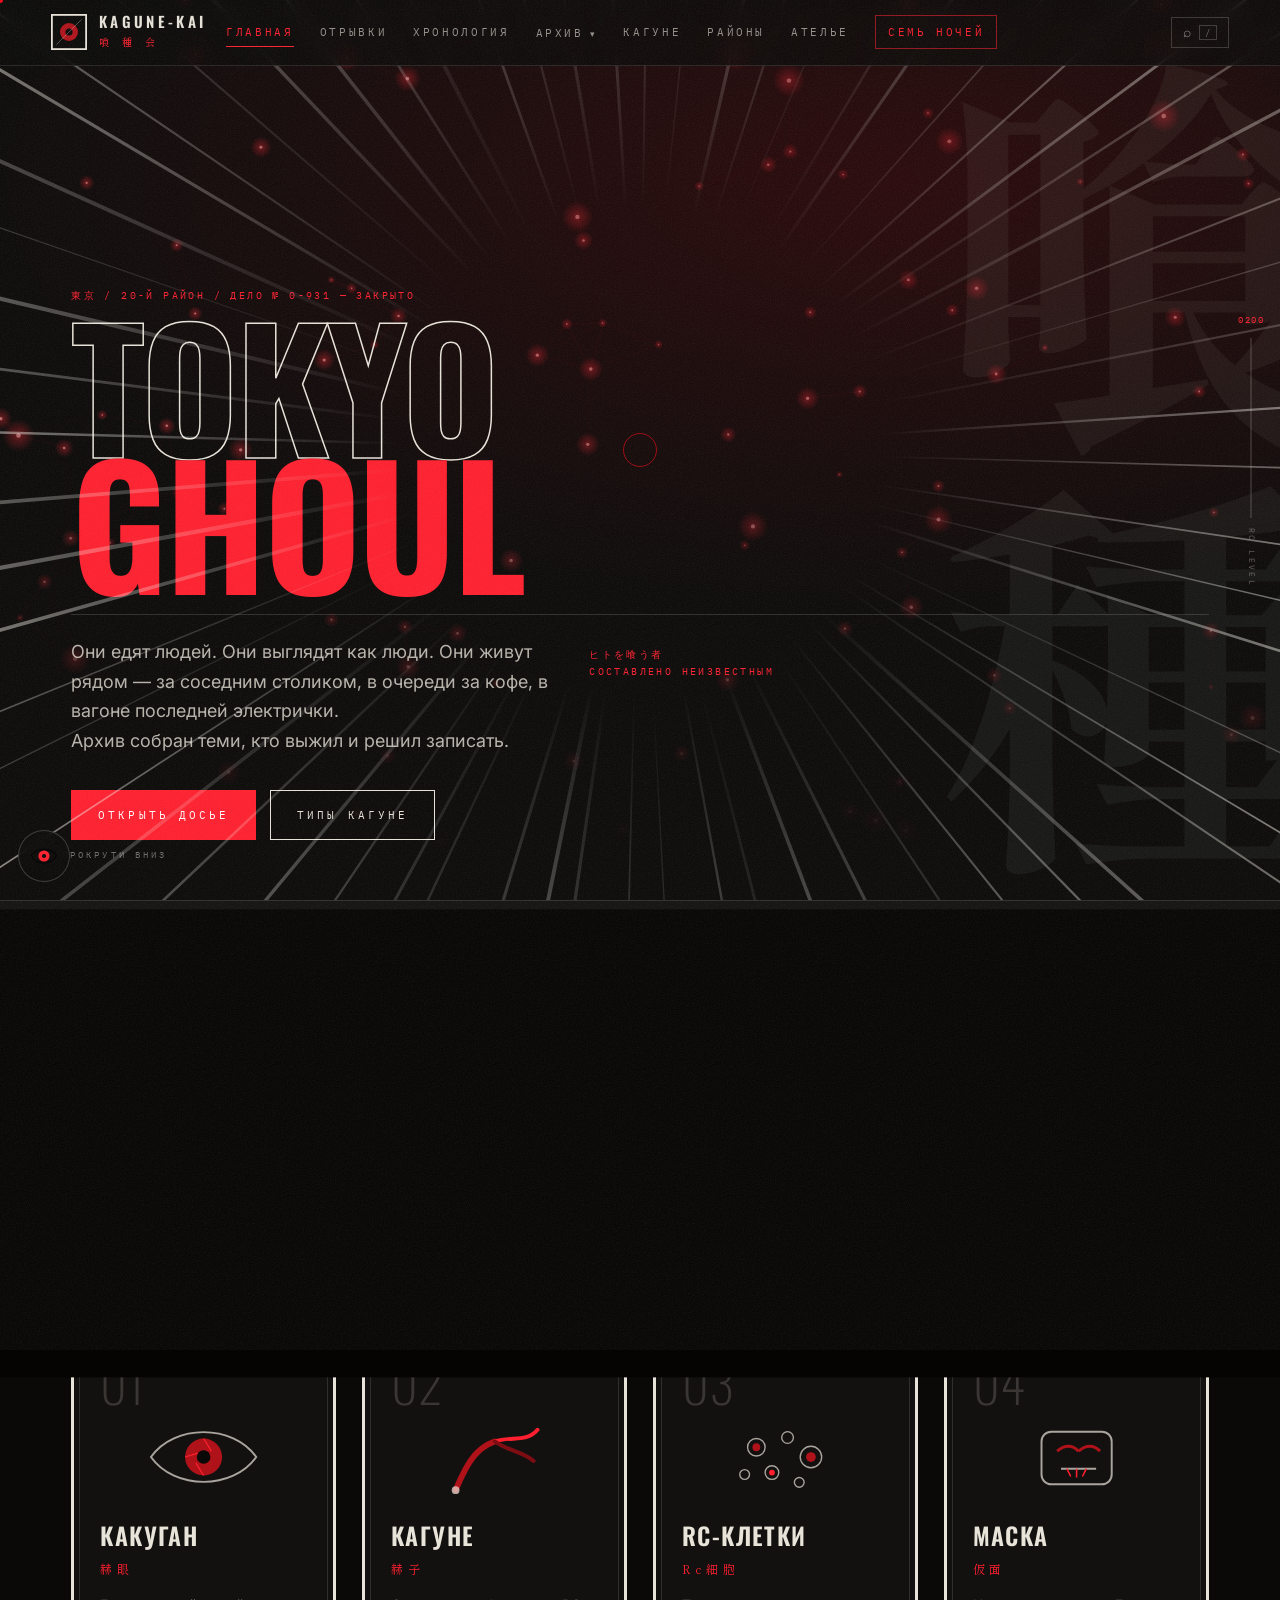
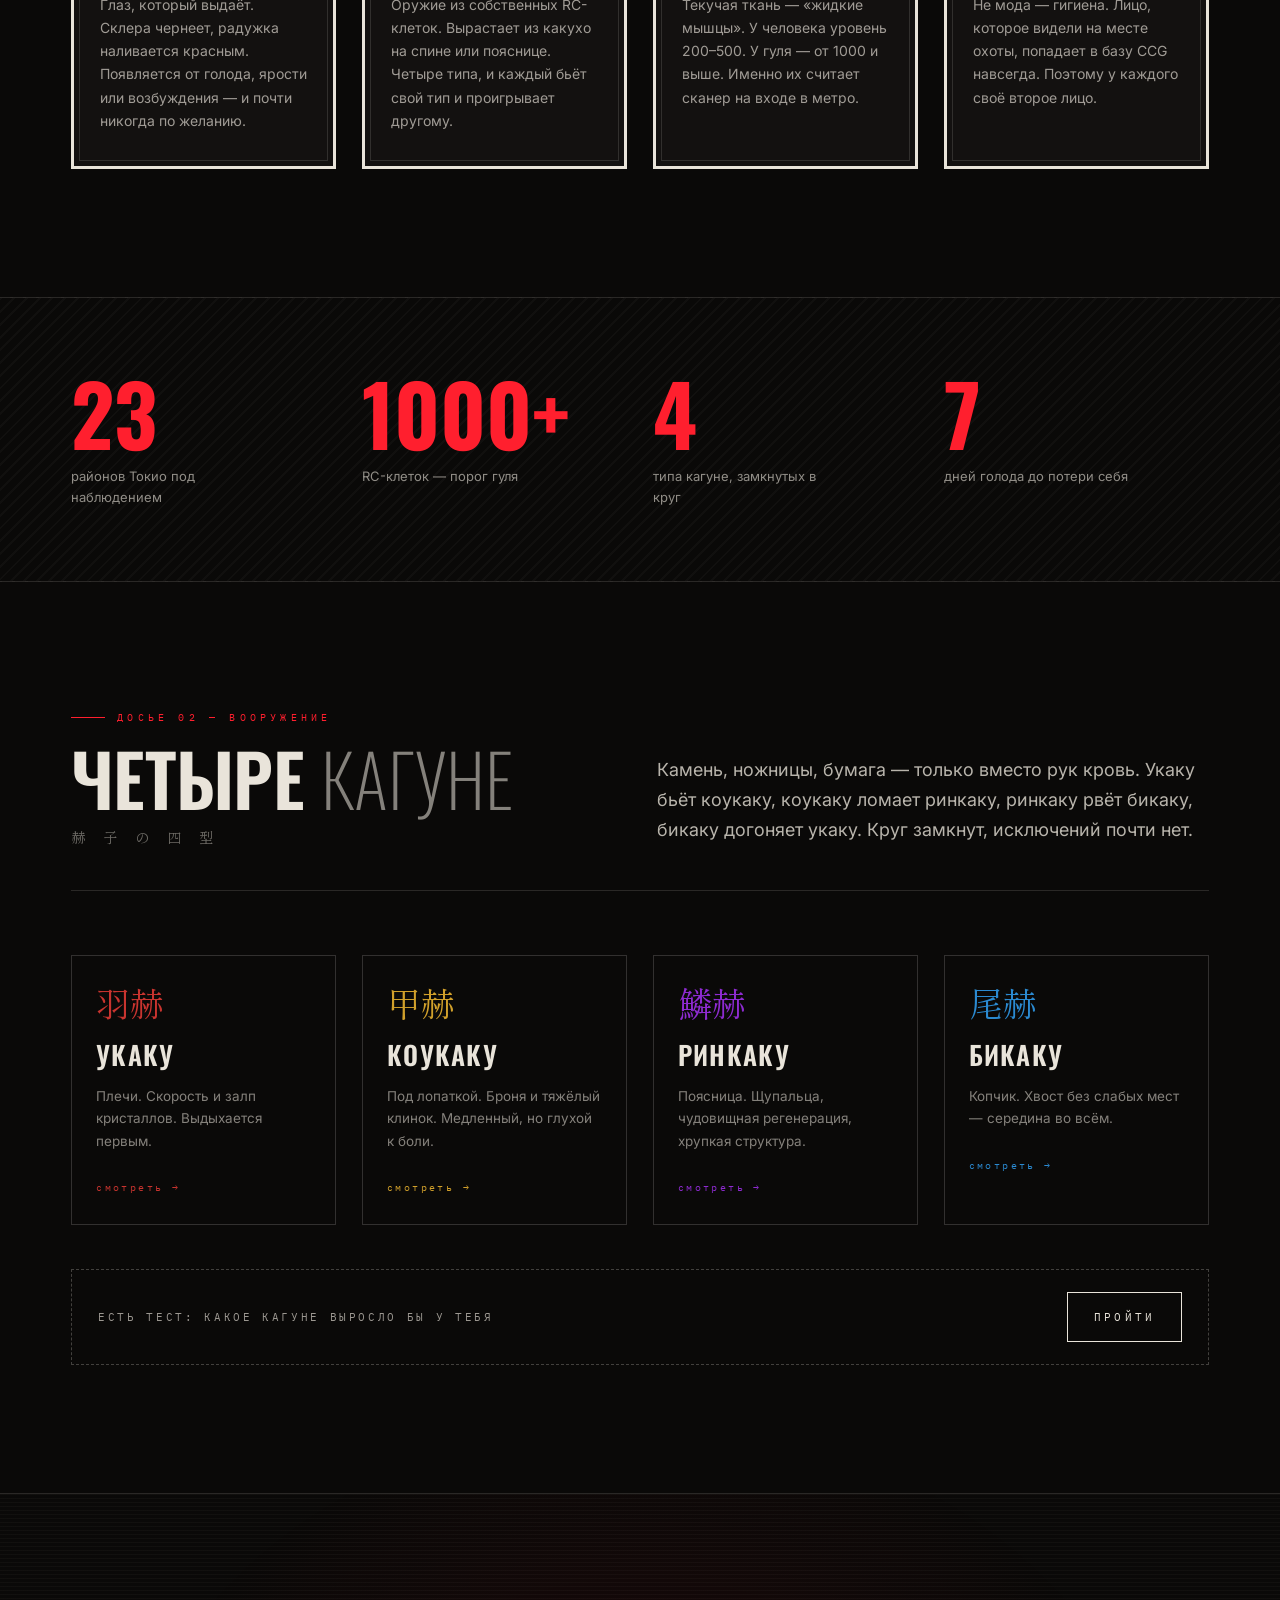
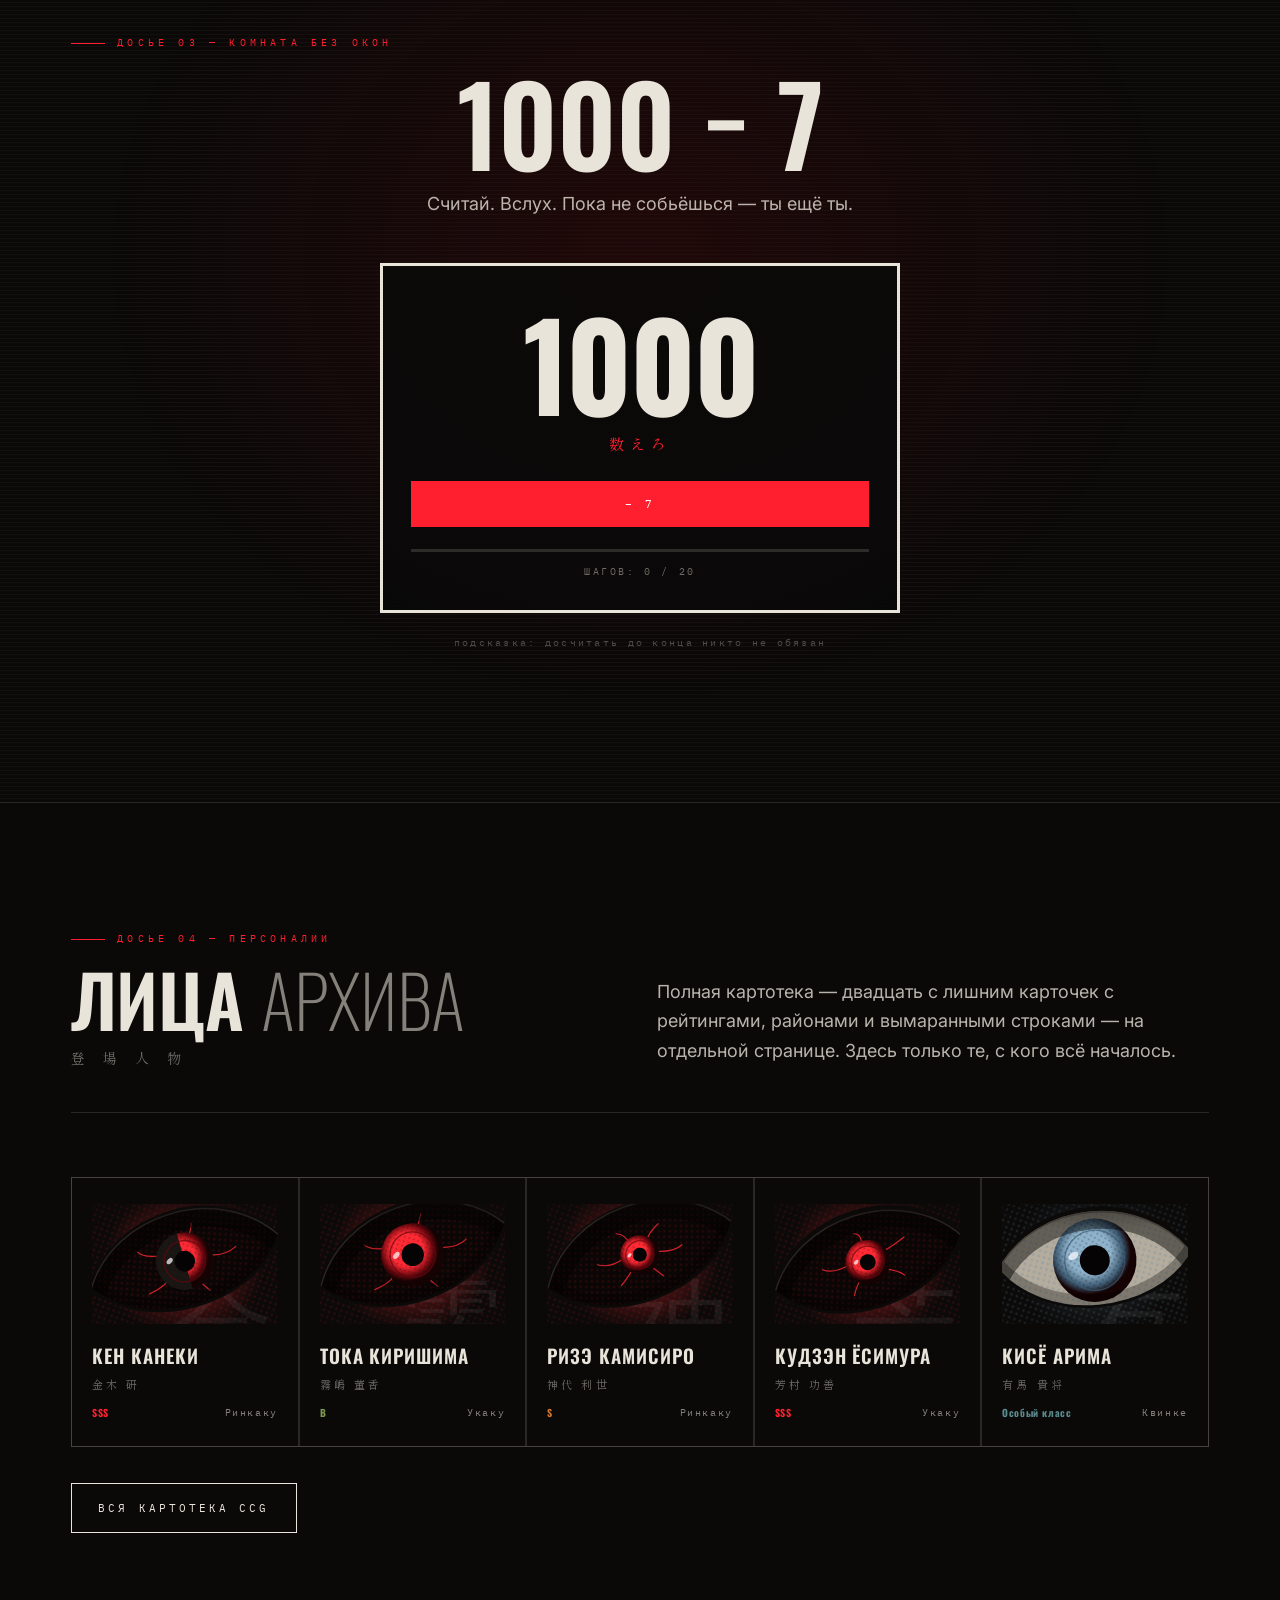
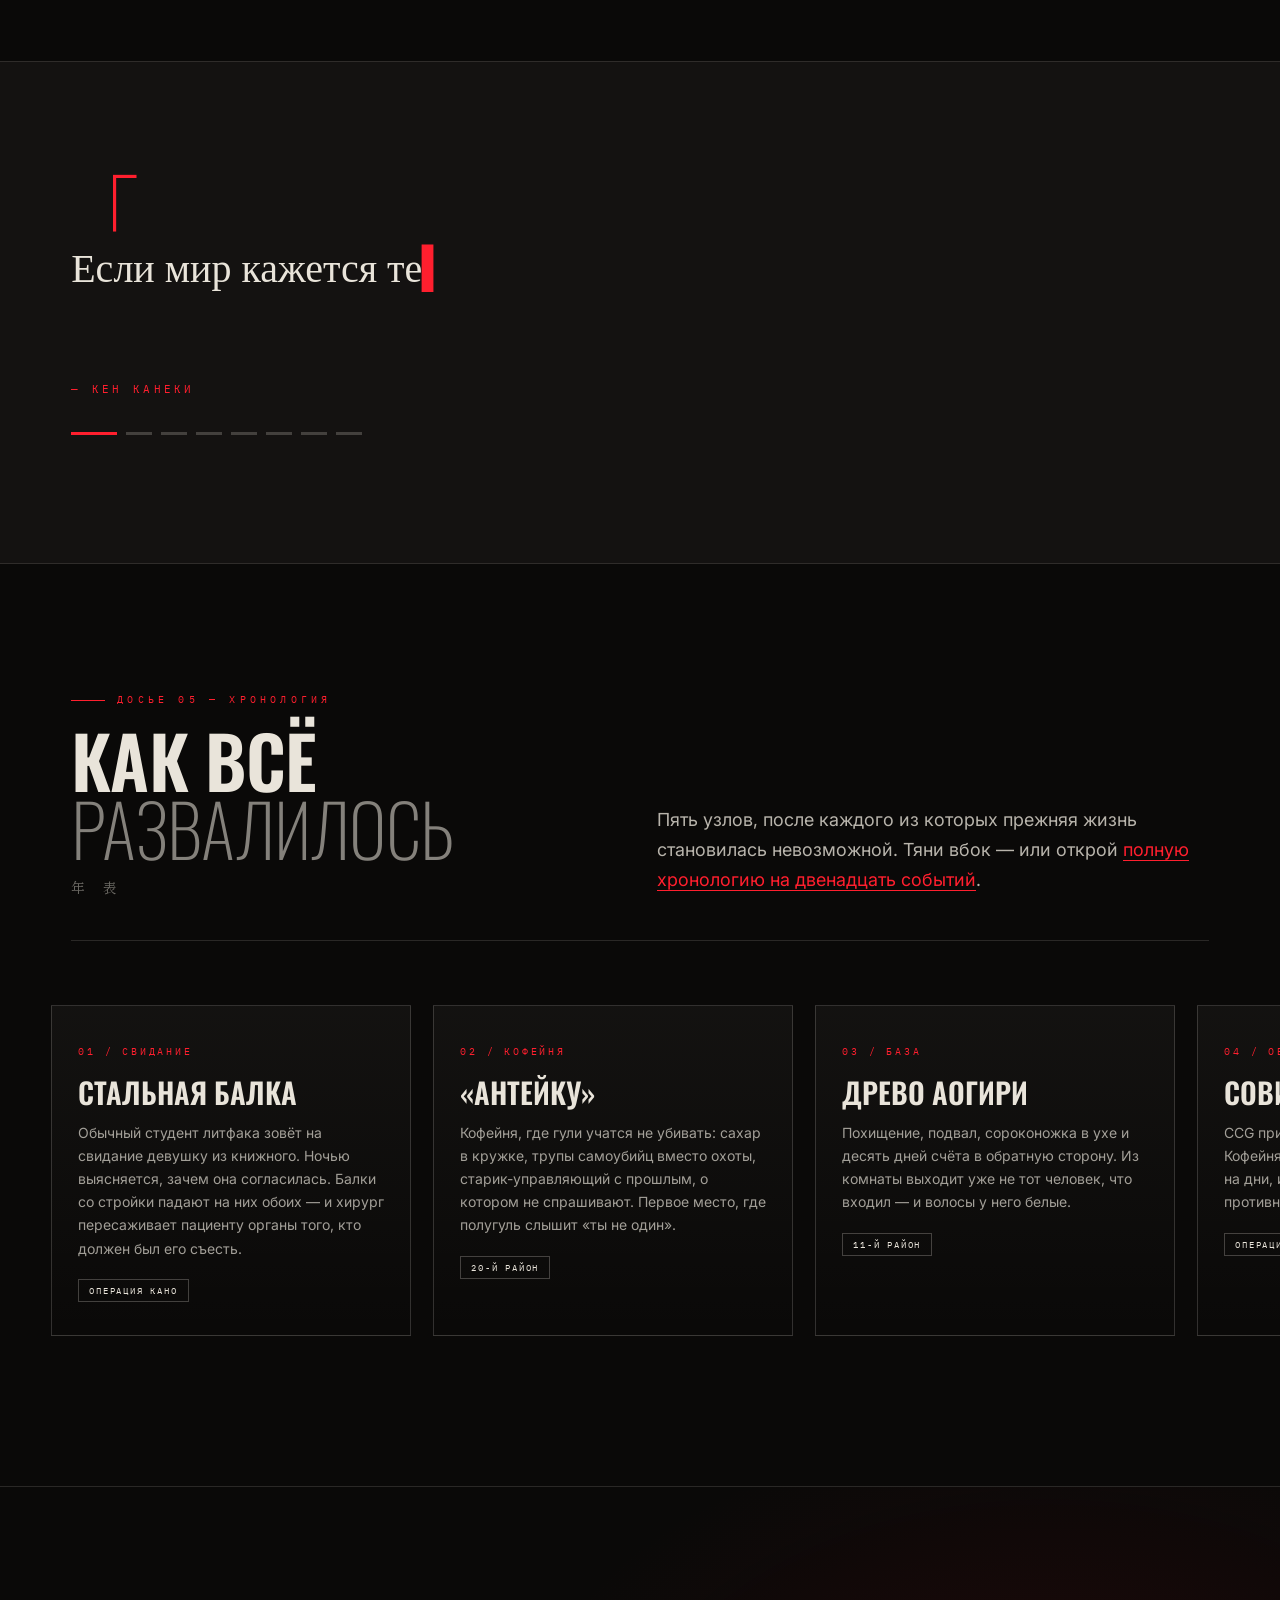
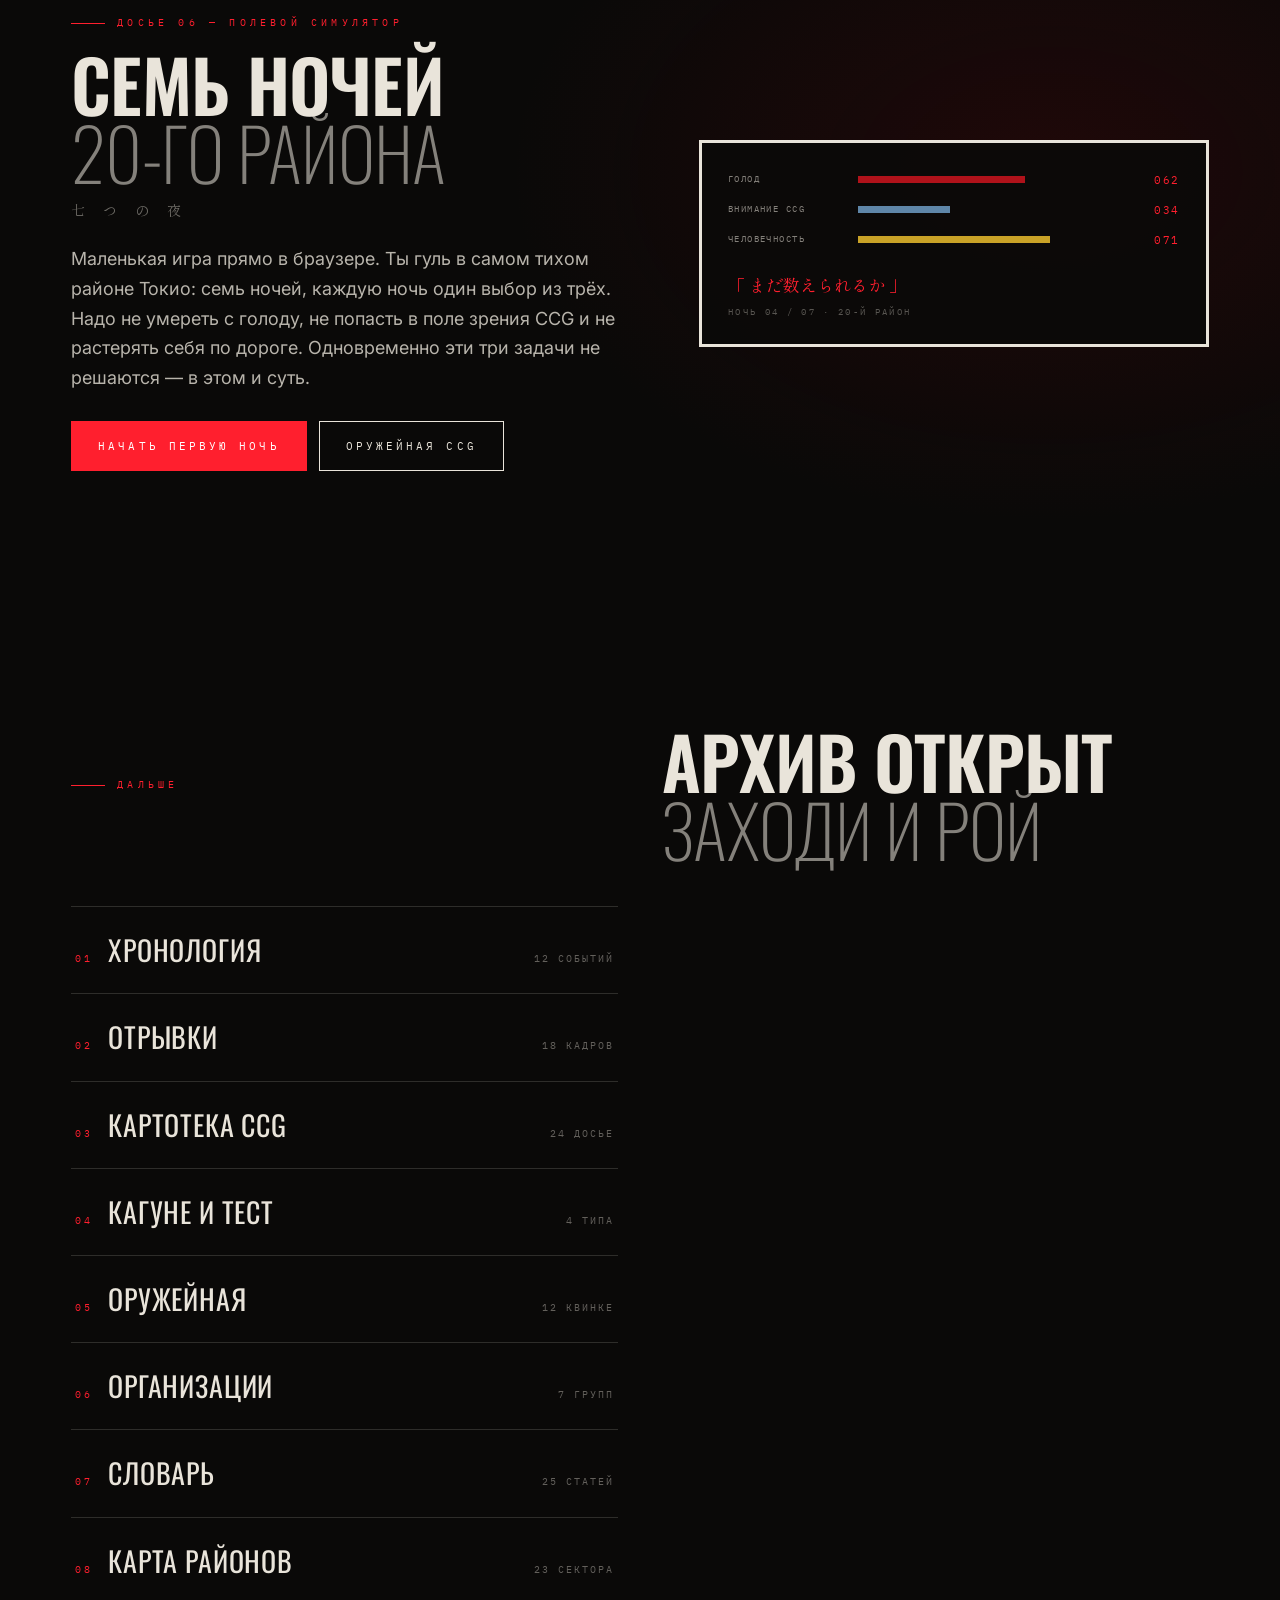
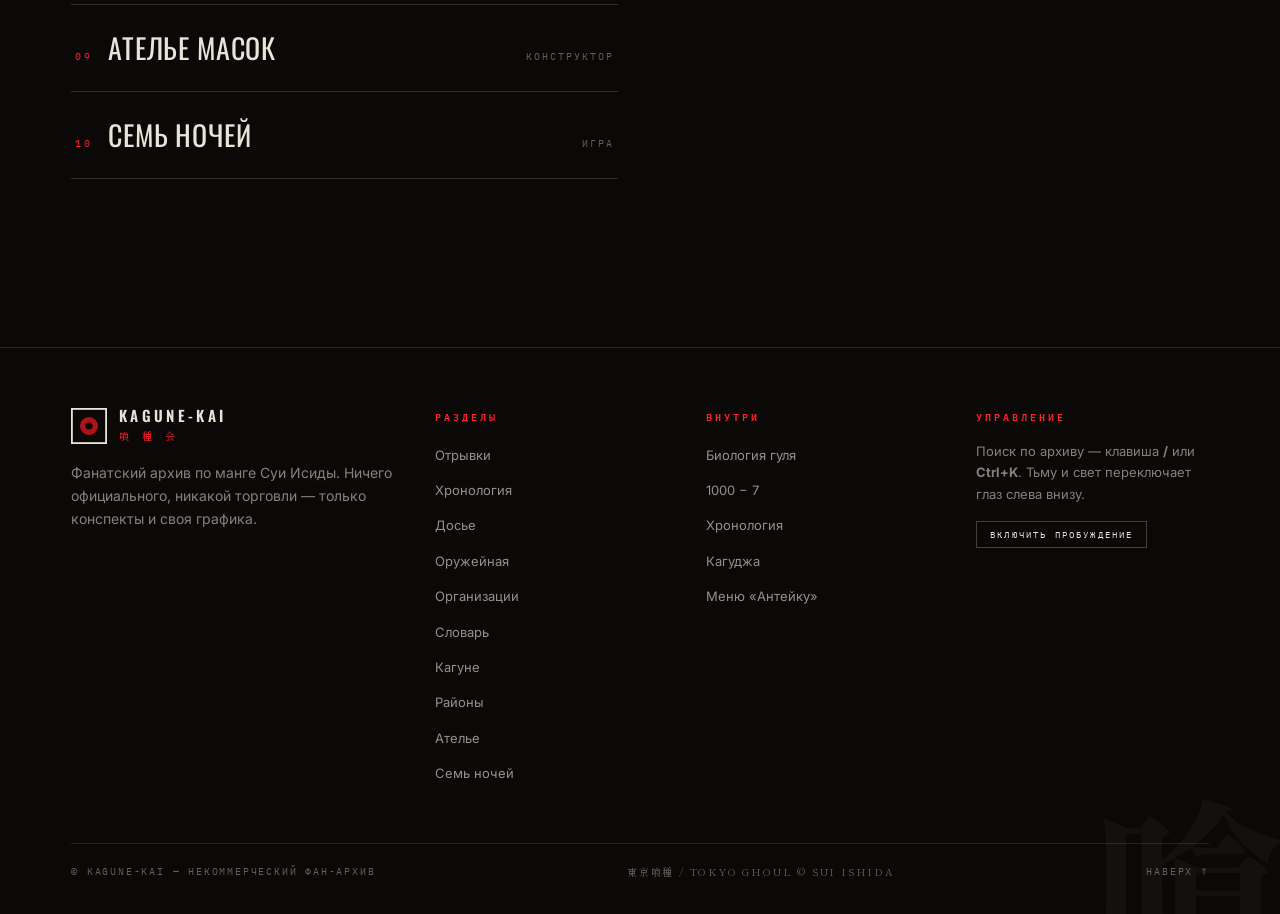
<file: index.html>
<!DOCTYPE html>
<html lang="ru">
<head>
<meta charset="utf-8">
<meta name="viewport" content="width=device-width, initial-scale=1">
<title>喰種 KAGUNE-KAI — архив 20-го района</title>
<meta name="description" content="Неофициальный архив по вселенной «Токийского гуля»: досье CCG, типы кагуне, карта районов, ателье масок HySy и кофейня «Антейку».">
<meta name="theme-color" content="#0a0908">
<meta property="og:type" content="website">
<meta property="og:site_name" content="喰種 KAGUNE-KAI">
<meta property="og:locale" content="ru_RU">
<meta property="og:title" content="喰種 KAGUNE-KAI — архив 20-го района">
<meta property="og:description" content="Неофициальный архив по вселенной «Токийского гуля»: досье CCG, типы кагуне, карта районов, ателье масок HySy и кофейня «Антейку».">
<meta property="og:url" content="https://imporeq.github.io/Ss/index.html">
<meta property="og:image" content="https://imporeq.github.io/Ss/assets/img/og.png">
<meta property="og:image:width" content="1200">
<meta property="og:image:height" content="630">
<meta name="twitter:card" content="summary_large_image">
<meta name="twitter:title" content="喰種 KAGUNE-KAI — архив 20-го района">
<meta name="twitter:description" content="Неофициальный архив по вселенной «Токийского гуля»: досье CCG, типы кагуне, карта районов, ателье масок HySy и кофейня «Антейку».">
<meta name="twitter:image" content="https://imporeq.github.io/Ss/assets/img/og.png">
<link rel="manifest" href="manifest.json">
<link rel="apple-touch-icon" href="assets/img/apple-touch-icon.png">
<meta name="apple-mobile-web-app-title" content="Kagune-Kai">
<meta name="apple-mobile-web-app-capable" content="yes">
<meta name="apple-mobile-web-app-status-bar-style" content="black-translucent">
<link rel="preconnect" href="https://fonts.googleapis.com">
<link rel="preconnect" href="https://fonts.gstatic.com" crossorigin>
<link href="https://fonts.googleapis.com/css2?family=Oswald:wght@200;400;600;700&family=Shippori+Mincho:wght@400;700;800&family=IBM+Plex+Mono:wght@400;500&family=Inter:wght@300;400;500&display=swap" rel="stylesheet">
<link rel="stylesheet" href="assets/css/main.css">
<link rel="stylesheet" href="assets/css/pages.css">
<link rel="icon" href="data:image/svg+xml,%3Csvg xmlns='http://www.w3.org/2000/svg' viewBox='0 0 32 32'%3E%3Crect width='32' height='32' fill='%230a0908'/%3E%3Ccircle cx='16' cy='16' r='9' fill='%23b0121a'/%3E%3Ccircle cx='16' cy='16' r='3.5' fill='%230a0908'/%3E%3C/svg%3E">
</head>
<body>

<!-- ============ ВОРОТА / КАКУГАН ============ -->
<div id="gate" role="dialog" aria-label="Вход">
  <div class="gate-inner">
    <p class="gate-q jp">ヒトか、グールか。</p>
    <div class="eye-wrap">
      <svg viewBox="0 0 300 160" aria-hidden="true">
        <defs>
          <clipPath id="eyeClip">
            <path d="M10 80 C 70 8, 230 8, 290 80 C 230 152, 70 152, 10 80 Z"/>
          </clipPath>
          <radialGradient id="irisG">
            <stop offset="0%" stop-color="#ff3b3b"/>
            <stop offset="55%" stop-color="#b0121a"/>
            <stop offset="100%" stop-color="#3d0407"/>
          </radialGradient>
        </defs>
        <g clip-path="url(#eyeClip)">
          <rect x="0" y="0" width="300" height="160" fill="#0d0b0a"/>
          <circle cx="150" cy="80" r="46" fill="#141110"/>
          <circle class="iris-red" cx="150" cy="80" r="46" fill="url(#irisG)"/>
          <circle cx="150" cy="80" r="17" fill="#050403"/>
          <g class="iris-red" stroke="#ff1f2e" stroke-width="1.1" fill="none" opacity=".8">
            <path class="vein" d="M150 34 C 168 50, 176 66, 196 74"/>
            <path class="vein" d="M150 126 C 130 112, 120 98, 102 92"/>
            <path class="vein" d="M104 80 C 120 72, 128 60, 132 40"/>
            <path class="vein" d="M196 84 C 180 92, 172 106, 168 122"/>
          </g>
          <circle cx="138" cy="68" r="6" fill="#fff" opacity=".85"/>
          <rect class="lid lid-top" x="0" y="-82" width="300" height="82" fill="#050403"/>
          <rect class="lid lid-bot" x="0" y="160" width="300" height="82" fill="#050403"/>
        </g>
        <path d="M10 80 C 70 8, 230 8, 290 80 C 230 152, 70 152, 10 80 Z" fill="none" stroke="#2a2422" stroke-width="2"/>
      </svg>
    </div>
    <div class="gate-bar"><i></i></div>
    <p class="gate-note">СИНХРОНИЗАЦИЯ RC-КЛЕТОК…</p>
    <button class="gate-skip" id="gate-skip">ПРОПУСТИТЬ</button>
  </div>
</div>

<div class="cursor-dot" id="cur-dot"></div>
<div class="cursor-ring" id="cur-ring"></div>

<!-- ============ ШАПКА ============ -->
<header class="topbar" id="topbar">
  <a class="brand" href="index.html">
    <svg class="brand-mark" viewBox="0 0 40 40" aria-hidden="true">
      <rect x="1" y="1" width="38" height="38" fill="none" stroke="currentColor" stroke-width="2"/>
      <circle cx="20" cy="20" r="10" fill="#b0121a"/>
      <circle cx="20" cy="20" r="4" fill="#0a0908"/>
      <path d="M6 34 L34 6" stroke="currentColor" stroke-width="1" opacity=".35"/>
    </svg>
    <span class="brand-txt">
      <strong>Kagune-Kai</strong>
      <span>喰 種 会</span>
    </span>
  </a>
  <nav class="nav" id="nav"></nav>
  <button class="burger" id="burger" aria-label="Меню" aria-expanded="false"><span></span><span></span><span></span></button>
</header>

<!-- RC-метр -->
<aside class="rc-meter" aria-hidden="true">
  <span class="val" id="rc-val">000</span>
  <span class="rail"><i class="fill" id="rc-fill"></i></span>
  <span class="lbl">RC LEVEL</span>
</aside>

<main>

<!-- ============ ГЕРОЙ ============ -->
<section class="hero" id="top">
  <canvas id="rc-canvas"></canvas>
  <span class="hero-kanji jp" aria-hidden="true">喰種</span>
  <div class="wrap">
    <p class="hero-meta">東京 / 20-Й РАЙОН / ДЕЛО № 0-931 — ЗАКРЫТО</p>
    <h1>
      <span class="out">Tokyo</span>
      <span class="red">Ghoul</span>
    </h1>
    <div class="hero-sub">
      <p class="lead">Они едят людей. Они выглядят как люди. Они живут рядом — за соседним столиком, в очереди за кофе, в вагоне последней электрички.<br>Архив собран теми, кто выжил и решил записать.</p>
      <p class="hero-meta">ヒトを喰う者<br>СОСТАВЛЕНО НЕИЗВЕСТНЫМ</p>
    </div>
    <div style="display:flex;gap:14px;flex-wrap:wrap;margin-top:34px">
      <a class="btn solid" href="characters.html"><span>Открыть досье</span></a>
      <a class="btn" href="kagune.html"><span>Типы кагуне</span></a>
    </div>
  </div>
  <div class="scroll-hint"><i></i> ПРОКРУТИ ВНИЗ</div>
</section>

<!-- ============ БЕГУЩАЯ СТРОКА ============ -->
<div class="ticker" aria-hidden="true">
  <div class="ticker-track" id="ticker">
    <span>ОСТОРОЖНО — <b>ПОЖИРАТЕЛЬ</b> ЗАМЕЧЕН В 20-М РАЙОНЕ</span>
    <span>КОМИССИЯ ПО ПРОТИВОДЕЙСТВИЮ ГУЛЯМ — <b>CCG</b></span>
    <span>КОФЕ — ЕДИНСТВЕННОЕ, ЧТО МЫ МОЖЕМ ПИТЬ <b>喫茶あんていく</b></span>
    <span>УРОВЕНЬ УГРОЗЫ <b>SSS</b> — НЕ ПРИБЛИЖАТЬСЯ</span>
    <span><b>1000 − 7 = ?</b></span>
  </div>
</div>

<!-- ============ ЧТО ТАКОЕ ГУЛЬ ============ -->
<section class="pad" id="about">
  <div class="wrap">
    <div class="sec-head">
      <div>
        <p class="kicker">Досье 01 — Биология</p>
        <h2 class="h-sect">Кто такой <span class="thin">гуль</span></h2>
        <p class="h-jp jp">喰 種 と は 何 か</p>
      </div>
      <p class="lead" data-rise>Внешне — человек. Внутри — организм, который не усваивает ничего, кроме человеческой плоти и воды. Разница видна только в четырёх вещах. Их и записывали в этот архив.</p>
    </div>

    <div class="grid g-4 facts">
      <article class="fact panel" data-rise data-d="1">
        <div class="fact-n">01</div>
        <svg class="fact-art" viewBox="0 0 120 80" aria-hidden="true">
          <path d="M6 40 C 30 6, 90 6, 114 40 C 90 74, 30 74, 6 40Z" fill="none" stroke="currentColor" stroke-width="2"/>
          <circle cx="60" cy="40" r="19" fill="#b0121a"/>
          <circle cx="60" cy="40" r="7" fill="#0a0908"/>
          <path d="M60 21 L68 34 M60 59 L52 46 M41 40 L54 36" stroke="#ff1f2e" stroke-width="1.2" fill="none"/>
        </svg>
        <h3>Какуган</h3>
        <p class="jp-min">赫眼</p>
        <p>Глаз, который выдаёт. Склера чернеет, радужка наливается красным. Появляется от голода, ярости или возбуждения — и почти никогда по желанию.</p>
      </article>

      <article class="fact panel" data-rise data-d="2">
        <div class="fact-n">02</div>
        <svg class="fact-art" viewBox="0 0 120 80" aria-hidden="true">
          <path d="M20 74 C 34 40, 44 30, 60 24" stroke="#b0121a" stroke-width="6" fill="none" stroke-linecap="round"/>
          <path d="M60 24 C 78 18, 92 26, 104 12" stroke="#ff1f2e" stroke-width="4" fill="none" stroke-linecap="round"/>
          <path d="M60 24 C 74 34, 88 34, 100 44" stroke="#7d0d13" stroke-width="4" fill="none" stroke-linecap="round"/>
          <circle cx="20" cy="74" r="4" fill="currentColor"/>
        </svg>
        <h3>Кагуне</h3>
        <p class="jp-min">赫子</p>
        <p>Оружие из собственных RC-клеток. Вырастает из какухо на спине или пояснице. Четыре типа, и каждый бьёт свой тип и проигрывает другому.</p>
      </article>

      <article class="fact panel" data-rise data-d="3">
        <div class="fact-n">03</div>
        <svg class="fact-art" viewBox="0 0 120 80" aria-hidden="true">
          <g fill="none" stroke="currentColor" stroke-width="1.4">
            <circle cx="30" cy="30" r="9"/><circle cx="62" cy="20" r="6"/><circle cx="86" cy="40" r="11"/>
            <circle cx="46" cy="56" r="7"/><circle cx="74" cy="66" r="5"/><circle cx="18" cy="58" r="5"/>
          </g>
          <circle cx="30" cy="30" r="4" fill="#b0121a"/><circle cx="86" cy="40" r="5" fill="#b0121a"/>
          <circle cx="46" cy="56" r="3" fill="#ff1f2e"/>
        </svg>
        <h3>RC-клетки</h3>
        <p class="jp-min">Rc細胞</p>
        <p>Текучая ткань — «жидкие мышцы». У человека уровень 200–500. У гуля — от 1000 и выше. Именно их считает сканер на входе в метро.</p>
      </article>

      <article class="fact panel" data-rise data-d="4">
        <div class="fact-n">04</div>
        <svg class="fact-art" viewBox="0 0 120 80" aria-hidden="true">
          <path d="M34 14 h52 a10 10 0 0 1 10 10 v34 a10 10 0 0 1 -10 10 h-52 a10 10 0 0 1 -10 -10 v-34 a10 10 0 0 1 10 -10z" fill="none" stroke="currentColor" stroke-width="2"/>
          <path d="M40 34 q12 -10 22 0 M62 34 q12 -10 22 0" stroke="#b0121a" stroke-width="3" fill="none"/>
          <path d="M44 52 h36" stroke="currentColor" stroke-width="2"/>
          <path d="M50 52 l4 8 M60 52 l0 9 M70 52 l-4 8" stroke="#ff1f2e" stroke-width="1.6"/>
        </svg>
        <h3>Маска</h3>
        <p class="jp-min">仮面</p>
        <p>Не мода — гигиена. Лицо, которое видели на месте охоты, попадает в базу CCG навсегда. Поэтому у каждого своё второе лицо.</p>
      </article>
    </div>
  </div>
</section>

<!-- ============ СТАТИСТИКА ============ -->
<section class="stats-band">
  <div class="wrap">
    <div class="grid g-4">
      <div class="stat" data-rise><span class="num" data-count="23">0</span><span class="cap">районов Токио под наблюдением</span></div>
      <div class="stat" data-rise data-d="1"><span class="num" data-count="1000" data-suf="+">0</span><span class="cap">RC-клеток — порог гуля</span></div>
      <div class="stat" data-rise data-d="2"><span class="num" data-count="4">0</span><span class="cap">типа кагуне, замкнутых в круг</span></div>
      <div class="stat" data-rise data-d="3"><span class="num" data-count="7">0</span><span class="cap">дней голода до потери себя</span></div>
    </div>
  </div>
</section>

<!-- ============ КАГУНЕ (превью) ============ -->
<section class="pad kag-teaser" id="kagune">
  <div class="wrap">
    <div class="sec-head">
      <div>
        <p class="kicker">Досье 02 — Вооружение</p>
        <h2 class="h-sect">Четыре <span class="thin">кагуне</span></h2>
        <p class="h-jp jp">赫 子 の 四 型</p>
      </div>
      <p class="lead" data-rise>Камень, ножницы, бумага — только вместо рук кровь. Укаку бьёт коукаку, коукаку ломает ринкаку, ринкаку рвёт бикаку, бикаку догоняет укаку. Круг замкнут, исключений почти нет.</p>
    </div>

    <div class="grid g-4 kag-cards">
      <a class="kag-card" href="kagune.html#ukaku" data-rise data-d="1" style="--k:#c8342f">
        <span class="kag-jp jp">羽赫</span>
        <h3>Укаку</h3>
        <p class="muted">Плечи. Скорость и залп кристаллов. Выдыхается первым.</p>
        <span class="kag-go">смотреть →</span>
      </a>
      <a class="kag-card" href="kagune.html#koukaku" data-rise data-d="2" style="--k:#d1a02b">
        <span class="kag-jp jp">甲赫</span>
        <h3>Коукаку</h3>
        <p class="muted">Под лопаткой. Броня и тяжёлый клинок. Медленный, но глухой к боли.</p>
        <span class="kag-go">смотреть →</span>
      </a>
      <a class="kag-card" href="kagune.html#rinkaku" data-rise data-d="3" style="--k:#8e2bd1">
        <span class="kag-jp jp">鱗赫</span>
        <h3>Ринкаку</h3>
        <p class="muted">Поясница. Щупальца, чудовищная регенерация, хрупкая структура.</p>
        <span class="kag-go">смотреть →</span>
      </a>
      <a class="kag-card" href="kagune.html#bikaku" data-rise data-d="4" style="--k:#2b8ad1">
        <span class="kag-jp jp">尾赫</span>
        <h3>Бикаку</h3>
        <p class="muted">Копчик. Хвост без слабых мест — середина во всём.</p>
        <span class="kag-go">смотреть →</span>
      </a>
    </div>

    <div class="kag-cta" data-rise>
      <p class="mono">ЕСТЬ ТЕСТ: КАКОЕ КАГУНЕ ВЫРОСЛО БЫ У ТЕБЯ</p>
      <a class="btn" href="kagune.html#test"><span>Пройти</span></a>
    </div>
  </div>
</section>

<!-- ============ 1000 − 7 ============ -->
<section class="count-sec" id="count">
  <div class="count-bg" aria-hidden="true"></div>
  <div class="wrap count-wrap">
    <p class="kicker">Досье 03 — Комната без окон</p>
    <h2 class="h-sect count-title"><span class="glitch" data-t="1000 − 7">1000 − 7</span></h2>
    <p class="lead count-lead">Считай. Вслух. Пока не собьёшься — ты ещё ты.</p>

    <div class="count-box">
      <output class="count-val" id="count-val">1000</output>
      <p class="count-say jp" id="count-say">数えろ</p>
      <button class="btn solid count-btn" id="count-btn"><span>− 7</span></button>
      <div class="count-rail"><i id="count-fill"></i></div>
      <p class="count-log mono" id="count-log">ШАГОВ: 0 / 20</p>
    </div>
    <p class="count-hint mono">подсказка: досчитать до конца никто не обязан</p>
  </div>
</section>

<!-- ============ ЛИЦА ============ -->
<section class="pad" id="faces">
  <div class="wrap">
    <div class="sec-head">
      <div>
        <p class="kicker">Досье 04 — Персоналии</p>
        <h2 class="h-sect">Лица <span class="thin">архива</span></h2>
        <p class="h-jp jp">登 場 人 物</p>
      </div>
      <p class="lead" data-rise>Полная картотека — двадцать с лишним карточек с рейтингами, районами и вымаранными строками — на отдельной странице. Здесь только те, с кого всё началось.</p>
    </div>
    <div class="faces-strip" id="faces-strip"></div>
    <div style="margin-top:36px" data-rise><a class="btn" href="characters.html"><span>Вся картотека CCG</span></a></div>
  </div>
</section>

<!-- ============ ЦИТАТЫ ============ -->
<section class="quote-sec">
  <div class="wrap">
    <blockquote class="quote">
      <p class="q-mark jp" aria-hidden="true">「</p>
      <p class="q-text" id="q-text"></p>
      <footer class="q-who mono" id="q-who"></footer>
    </blockquote>
    <div class="q-dots" id="q-dots"></div>
  </div>
</section>

<!-- ============ ХРОНОЛОГИЯ ============ -->
<section class="pad" id="arcs">
  <div class="wrap">
    <div class="sec-head">
      <div>
        <p class="kicker">Досье 05 — Хронология</p>
        <h2 class="h-sect">Как всё <span class="thin">развалилось</span></h2>
        <p class="h-jp jp">年 表</p>
      </div>
      <p class="lead" data-rise>Пять узлов, после каждого из которых прежняя жизнь становилась невозможной. Тяни вбок — или открой <a href="timeline.html" style="color:var(--accent);border-bottom:1px solid currentColor">полную хронологию на двенадцать событий</a>.</p>
    </div>
  </div>
  <div class="rail-scroll" id="arc-rail">
    <div class="rail-inner">
      <article class="arc">
        <span class="arc-n mono">01 / СВИДАНИЕ</span>
        <h3>Стальная балка</h3>
        <p>Обычный студент литфака зовёт на свидание девушку из книжного. Ночью выясняется, зачем она согласилась. Балки со стройки падают на них обоих — и хирург пересаживает пациенту органы того, кто должен был его съесть.</p>
        <span class="arc-tag">операция Кано</span>
      </article>
      <article class="arc">
        <span class="arc-n mono">02 / КОФЕЙНЯ</span>
        <h3>«Антейку»</h3>
        <p>Кофейня, где гули учатся не убивать: сахар в кружке, трупы самоубийц вместо охоты, старик-управляющий с прошлым, о котором не спрашивают. Первое место, где полугуль слышит «ты не один».</p>
        <span class="arc-tag">20-й район</span>
      </article>
      <article class="arc">
        <span class="arc-n mono">03 / БАЗА</span>
        <h3>Древо Аогири</h3>
        <p>Похищение, подвал, сороконожка в ухе и десять дней счёта в обратную сторону. Из комнаты выходит уже не тот человек, что входил — и волосы у него белые.</p>
        <span class="arc-tag">11-й район</span>
      </article>
      <article class="arc">
        <span class="arc-n mono">04 / ОБЛАВА</span>
        <h3>Совиная зачистка</h3>
        <p>CCG приходит в 20-й район всем составом. Кофейня закрывается навсегда, счёт идёт на дни, и обе стороны узнают, что у противника тоже были имена и дети.</p>
        <span class="arc-tag">операция «Сова»</span>
      </article>
      <article class="arc">
        <span class="arc-n mono">05 / ПОСЛЕ</span>
        <h3>Чужое имя</h3>
        <p>Человек без памяти носит форму следователя и чужую фамилию, пьёт кофе, которого не помнит, и командует отрядом подростков с чужими органами. Иногда во сне кто-то считает от тысячи.</p>
        <span class="arc-tag">:re</span>
      </article>
    </div>
  </div>
</section>


<!-- ============ ИГРА ============ -->
<section class="game-teaser" id="seven">
  <div class="wrap gt-in">
    <div>
      <p class="kicker">Досье 06 — Полевой симулятор</p>
      <h2 class="h-sect">Семь ночей<br><span class="thin">20-го района</span></h2>
      <p class="h-jp jp">七 つ の 夜</p>
      <p class="lead" style="margin-top:22px">Маленькая игра прямо в браузере. Ты гуль в самом тихом районе Токио: семь ночей, каждую ночь один выбор из трёх. Надо не умереть с голоду, не попасть в поле зрения CCG и не растерять себя по дороге. Одновременно эти три задачи не решаются — в этом и суть.</p>
      <div style="display:flex;gap:12px;flex-wrap:wrap;margin-top:28px">
        <a class="btn solid" href="game.html"><span>Начать первую ночь</span></a>
        <a class="btn" href="quinque.html"><span>Оружейная CCG</span></a>
      </div>
    </div>
    <div class="gt-art" aria-hidden="true">
      <div class="gt-row"><span>ГОЛОД</span><i style="width:62%;background:#b0121a"></i><b>062</b></div>
      <div class="gt-row"><span>ВНИМАНИЕ CCG</span><i style="width:34%;background:#5f86a8"></i><b>034</b></div>
      <div class="gt-row"><span>ЧЕЛОВЕЧНОСТЬ</span><i style="width:71%;background:#c9a227"></i><b>071</b></div>
      <p class="gt-q jp">「 まだ数えられるか 」</p>
      <p class="gt-c mono">НОЧЬ 04 / 07 · 20-Й РАЙОН</p>
    </div>
  </div>
</section>

<!-- ============ ПРИЗЫВ ============ -->
<section class="cta">
  <div class="wrap cta-in">
    <p class="kicker">Дальше</p>
    <h2 class="h-sect">Архив открыт<br><span class="thin">заходи и рой</span></h2>
    <div class="cta-links">
      <a href="timeline.html"><span class="mono">01</span> Хронология <em>12 событий</em></a>
      <a href="manga.html"><span class="mono">02</span> Отрывки <em>18 кадров</em></a>
      <a href="characters.html"><span class="mono">03</span> Картотека CCG <em>24 досье</em></a>
      <a href="kagune.html"><span class="mono">04</span> Кагуне и тест <em>4 типа</em></a>
      <a href="quinque.html"><span class="mono">05</span> Оружейная <em>12 квинке</em></a>
      <a href="factions.html"><span class="mono">06</span> Организации <em>7 групп</em></a>
      <a href="terms.html"><span class="mono">07</span> Словарь <em>25 статей</em></a>
      <a href="wards.html"><span class="mono">08</span> Карта районов <em>23 сектора</em></a>
      <a href="atelier.html"><span class="mono">09</span> Ателье масок <em>конструктор</em></a>
      <a href="game.html"><span class="mono">10</span> Семь ночей <em>игра</em></a>
    </div>
  </div>
</section>

</main>

<!-- ============ ПОДВАЛ ============ -->
<footer class="foot">
  <span class="foot-kanji jp" aria-hidden="true">喰</span>
  <div class="wrap">
    <div class="foot-grid" id="foot-grid"></div>
    <div class="foot-bot">
      <span>© KAGUNE-KAI — НЕКОММЕРЧЕСКИЙ ФАН-АРХИВ</span>
      <span class="jp">東京喰種 / TOKYO GHOUL © SUI ISHIDA</span>
      <span><a href="#top">НАВЕРХ ↑</a></span>
    </div>
  </div>
</footer>

<script src="assets/js/data.js"></script>
<script src="assets/js/core.js"></script>
<script src="assets/js/centipede.js"></script>
<script src="assets/js/home.js"></script>
<script src="assets/js/search.js"></script>
<script src="assets/js/fx.js"></script>
</body>
</html>
</file>
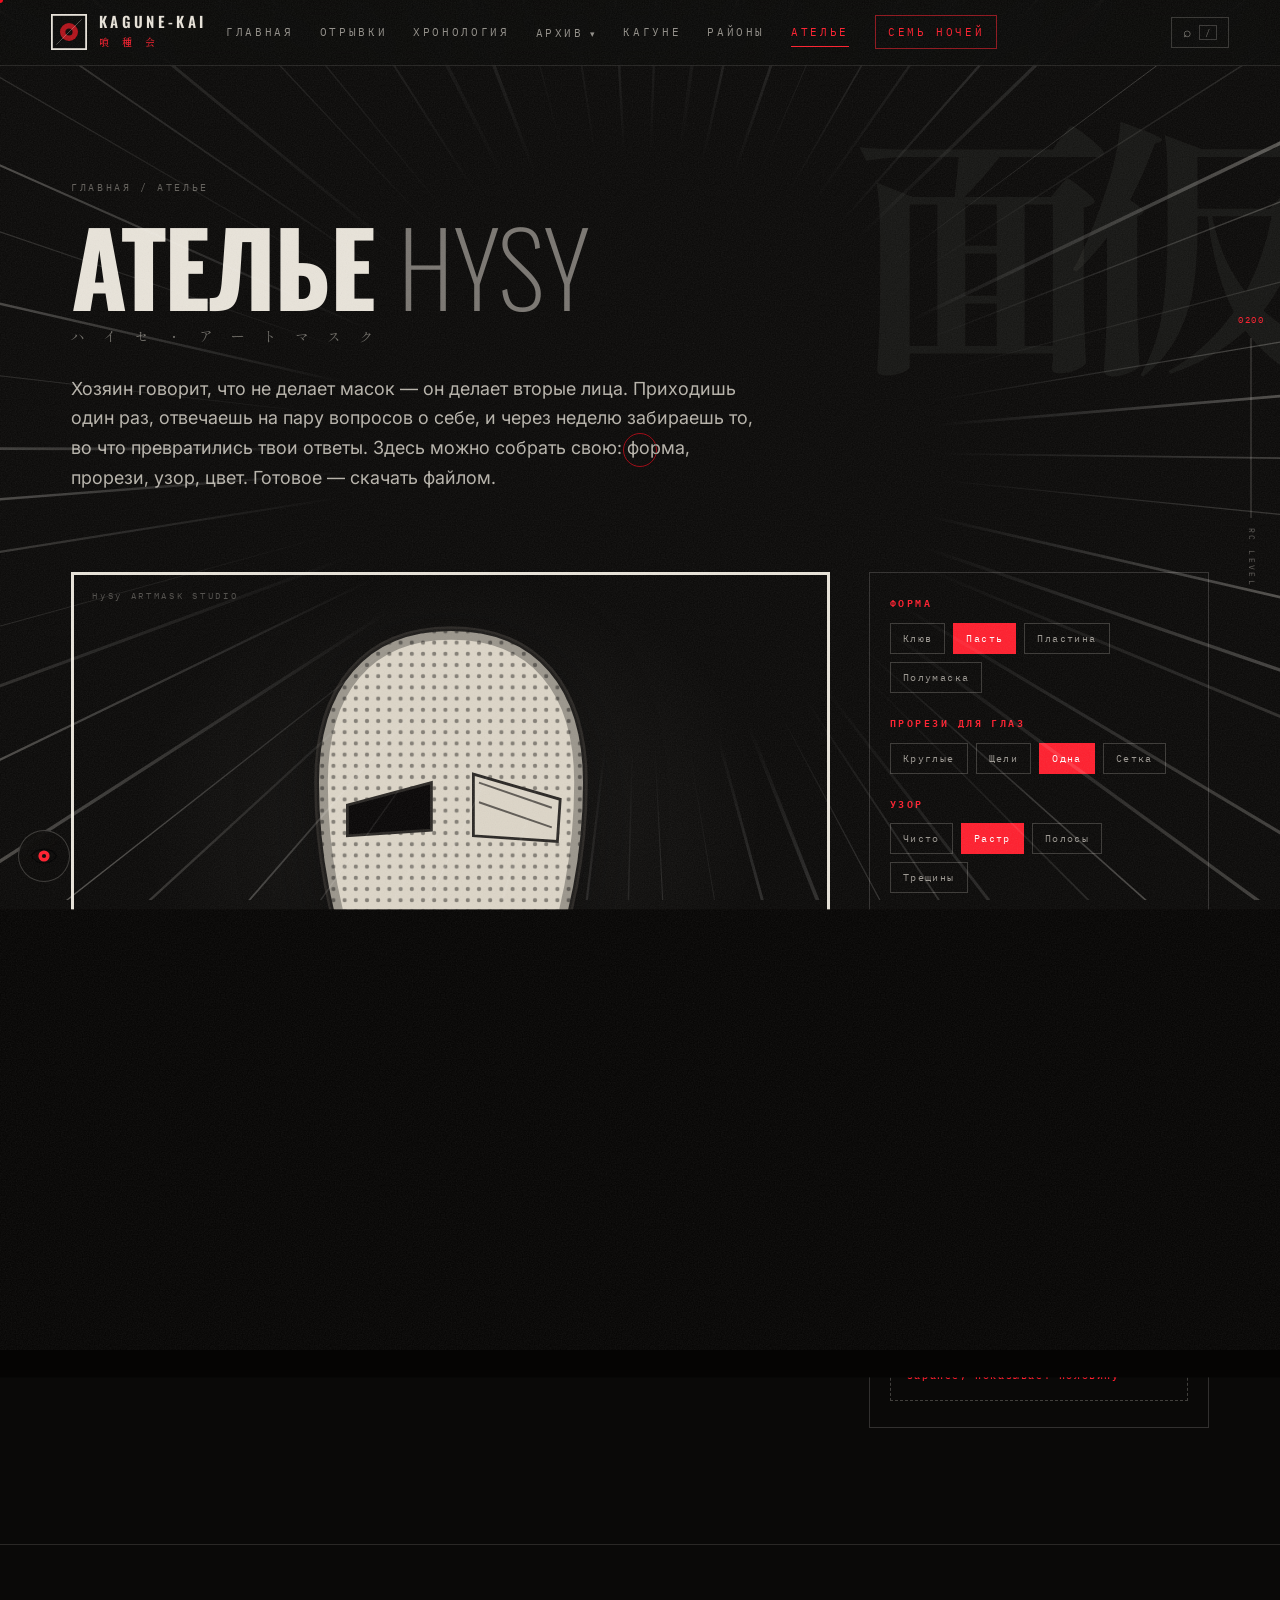
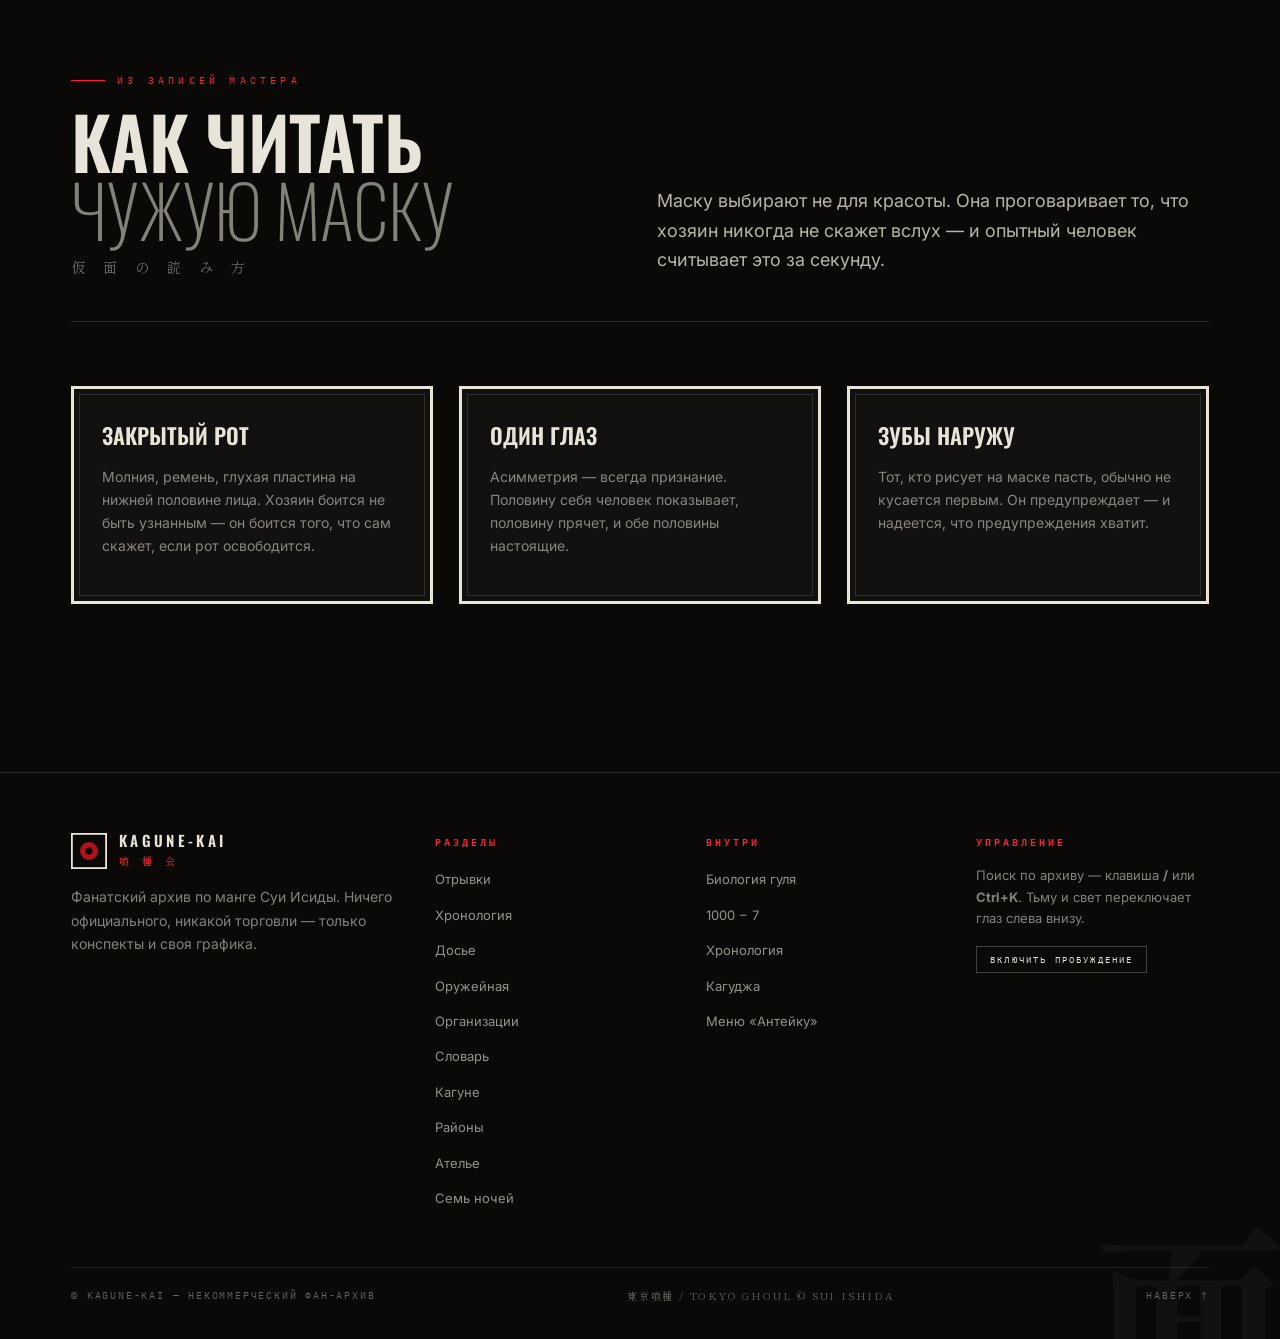
<file: atelier.html>
<!DOCTYPE html>
<html lang="ru">
<head>
<meta charset="utf-8">
<meta name="viewport" content="width=device-width, initial-scale=1">
<title>Ателье HySy — конструктор масок · 喰種 KAGUNE-KAI</title>
<meta name="description" content="Мастерская масок HySy: собери себе второе лицо — форма, прорези, узор, цвет — и скачай готовый SVG.">
<meta name="theme-color" content="#0a0908">
<meta property="og:type" content="website">
<meta property="og:site_name" content="喰種 KAGUNE-KAI">
<meta property="og:locale" content="ru_RU">
<meta property="og:title" content="Ателье HySy — конструктор масок · 喰種 KAGUNE-KAI">
<meta property="og:description" content="Мастерская масок HySy: собери себе второе лицо — форма, прорези, узор, цвет — и скачай готовый SVG.">
<meta property="og:url" content="https://imporeq.github.io/Ss/atelier.html">
<meta property="og:image" content="https://imporeq.github.io/Ss/assets/img/og.png">
<meta property="og:image:width" content="1200">
<meta property="og:image:height" content="630">
<meta name="twitter:card" content="summary_large_image">
<meta name="twitter:title" content="Ателье HySy — конструктор масок · 喰種 KAGUNE-KAI">
<meta name="twitter:description" content="Мастерская масок HySy: собери себе второе лицо — форма, прорези, узор, цвет — и скачай готовый SVG.">
<meta name="twitter:image" content="https://imporeq.github.io/Ss/assets/img/og.png">
<link rel="manifest" href="manifest.json">
<link rel="apple-touch-icon" href="assets/img/apple-touch-icon.png">
<meta name="apple-mobile-web-app-title" content="Kagune-Kai">
<meta name="apple-mobile-web-app-capable" content="yes">
<meta name="apple-mobile-web-app-status-bar-style" content="black-translucent">
<link rel="preconnect" href="https://fonts.googleapis.com">
<link rel="preconnect" href="https://fonts.gstatic.com" crossorigin>
<link href="https://fonts.googleapis.com/css2?family=Oswald:wght@200;400;600;700&family=Shippori+Mincho:wght@400;700;800&family=IBM+Plex+Mono:wght@400;500&family=Inter:wght@300;400;500&display=swap" rel="stylesheet">
<link rel="stylesheet" href="assets/css/main.css">
<link rel="stylesheet" href="assets/css/pages.css">
<link rel="icon" href="data:image/svg+xml,%3Csvg xmlns='http://www.w3.org/2000/svg' viewBox='0 0 32 32'%3E%3Crect width='32' height='32' fill='%230a0908'/%3E%3Ccircle cx='16' cy='16' r='9' fill='%23b0121a'/%3E%3Ccircle cx='16' cy='16' r='3.5' fill='%230a0908'/%3E%3C/svg%3E">
</head>
<body>

<div class="cursor-dot" id="cur-dot"></div>
<div class="cursor-ring" id="cur-ring"></div>

<header class="topbar" id="topbar">
  <a class="brand" href="index.html">
    <svg class="brand-mark" viewBox="0 0 40 40" aria-hidden="true">
      <rect x="1" y="1" width="38" height="38" fill="none" stroke="currentColor" stroke-width="2"/>
      <circle cx="20" cy="20" r="10" fill="#b0121a"/><circle cx="20" cy="20" r="4" fill="#0a0908"/>
      <path d="M6 34 L34 6" stroke="currentColor" stroke-width="1" opacity=".35"/>
    </svg>
    <span class="brand-txt"><strong>Kagune-Kai</strong><span>喰 種 会</span></span>
  </a>
  <nav class="nav" id="nav"></nav>
  <button class="burger" id="burger" aria-label="Меню" aria-expanded="false"><span></span><span></span><span></span></button>
</header>

<aside class="rc-meter" aria-hidden="true">
  <span class="val" id="rc-val">000</span><span class="rail"><i class="fill" id="rc-fill"></i></span><span class="lbl">RC LEVEL</span>
</aside>

<main>
  <section class="page-head" data-kanji="仮面">
    <div class="wrap">
      <p class="crumbs"><a href="index.html">ГЛАВНАЯ</a> / АТЕЛЬЕ</p>
      <h1>Ателье <span class="thin">HySy</span></h1>
      <p class="h-jp jp">ハ イ セ ・ ア ー ト マ ス ク</p>
      <p class="lead" style="margin-top:26px">Хозяин говорит, что не делает масок — он делает вторые лица. Приходишь один раз, отвечаешь на пару вопросов о себе, и через неделю забираешь то, во что превратились твои ответы. Здесь можно собрать свою: форма, прорези, узор, цвет. Готовое — скачать файлом.</p>
    </div>
  </section>

  <section style="padding-bottom:clamp(60px,9vw,120px)">
    <h2 class="sr">Конструктор маски</h2>
    <div class="wrap atelier">
      <div class="stage" id="stage"></div>

      <div class="controls">
        <div class="ctl">
          <h3>Форма</h3>
          <div class="opts" data-group="base">
            <button class="opt" data-v="beak">Клюв</button>
            <button class="opt" data-v="jaw">Пасть</button>
            <button class="opt" data-v="plate">Пластина</button>
            <button class="opt" data-v="half">Полумаска</button>
          </div>
        </div>
        <div class="ctl">
          <h3>Прорези для глаз</h3>
          <div class="opts" data-group="eyes">
            <button class="opt" data-v="round">Круглые</button>
            <button class="opt" data-v="slit">Щели</button>
            <button class="opt" data-v="one">Одна</button>
            <button class="opt" data-v="mesh">Сетка</button>
          </div>
        </div>
        <div class="ctl">
          <h3>Узор</h3>
          <div class="opts" data-group="pattern">
            <button class="opt" data-v="none">Чисто</button>
            <button class="opt" data-v="halftone">Растр</button>
            <button class="opt" data-v="stripes">Полосы</button>
            <button class="opt" data-v="crack">Трещины</button>
          </div>
        </div>
        <div class="ctl">
          <h3>Деталь</h3>
          <div class="opts" data-group="extra">
            <button class="opt" data-v="none">Нет</button>
            <button class="opt" data-v="zipper">Молния</button>
            <button class="opt" data-v="stitch">Швы</button>
            <button class="opt" data-v="horn">Рога</button>
          </div>
        </div>
        <div class="ctl">
          <h3>Материал</h3>
          <div class="swatches" data-group="color"></div>
        </div>
        <div class="ctl">
          <h3>Имя на бирке</h3>
          <input class="mask-name" id="mname" maxlength="18" value="БЕЗЫМЯННЫЙ" aria-label="Имя маски">
        </div>

        <div style="display:flex;gap:10px;flex-wrap:wrap">
          <button class="btn" id="rnd" style="flex:1;justify-content:center"><span>Случайно</span></button>
          <button class="btn solid" id="dl" style="flex:1;justify-content:center"><span>Скачать SVG</span></button>
        </div>

        <div class="plate" id="plate"></div>
      </div>
    </div>
  </section>

  <section class="pad" style="border-top:1px solid color-mix(in srgb,var(--fg) 14%, transparent)">
    <div class="wrap">
      <div class="sec-head">
        <div>
          <p class="kicker">Из записей мастера</p>
          <h2 class="h-sect">Как читать <span class="thin">чужую маску</span></h2>
          <p class="h-jp jp">仮 面 の 読 み 方</p>
        </div>
        <p class="lead">Маску выбирают не для красоты. Она проговаривает то, что хозяин никогда не скажет вслух — и опытный человек считывает это за секунду.</p>
      </div>
      <div class="grid g-3">
        <article class="panel" style="padding:28px" data-rise>
          <h3 style="font-family:var(--disp);font-size:22px;text-transform:uppercase">Закрытый рот</h3>
          <p class="muted" style="margin-top:12px;font-size:14px">Молния, ремень, глухая пластина на нижней половине лица. Хозяин боится не быть узнанным — он боится того, что сам скажет, если рот освободится.</p>
        </article>
        <article class="panel" style="padding:28px" data-rise data-d="1">
          <h3 style="font-family:var(--disp);font-size:22px;text-transform:uppercase">Один глаз</h3>
          <p class="muted" style="margin-top:12px;font-size:14px">Асимметрия — всегда признание. Половину себя человек показывает, половину прячет, и обе половины настоящие.</p>
        </article>
        <article class="panel" style="padding:28px" data-rise data-d="2">
          <h3 style="font-family:var(--disp);font-size:22px;text-transform:uppercase">Зубы наружу</h3>
          <p class="muted" style="margin-top:12px;font-size:14px">Тот, кто рисует на маске пасть, обычно не кусается первым. Он предупреждает — и надеется, что предупреждения хватит.</p>
        </article>
      </div>
    </div>
  </section>
</main>

<footer class="foot">
  <span class="foot-kanji jp" aria-hidden="true">面</span>
  <div class="wrap">
    <div class="foot-grid" id="foot-grid"></div>
    <div class="foot-bot">
      <span>© KAGUNE-KAI — НЕКОММЕРЧЕСКИЙ ФАН-АРХИВ</span>
      <span class="jp">東京喰種 / TOKYO GHOUL © SUI ISHIDA</span>
      <span><a href="#top">НАВЕРХ ↑</a></span>
    </div>
  </div>
</footer>

<script src="assets/js/data.js"></script>
<script src="assets/js/core.js"></script>
<script src="assets/js/centipede.js"></script>
<script src="assets/js/atelier.js"></script>
<script src="assets/js/search.js"></script>
<script src="assets/js/fx.js"></script>
</body>
</html>
</file>
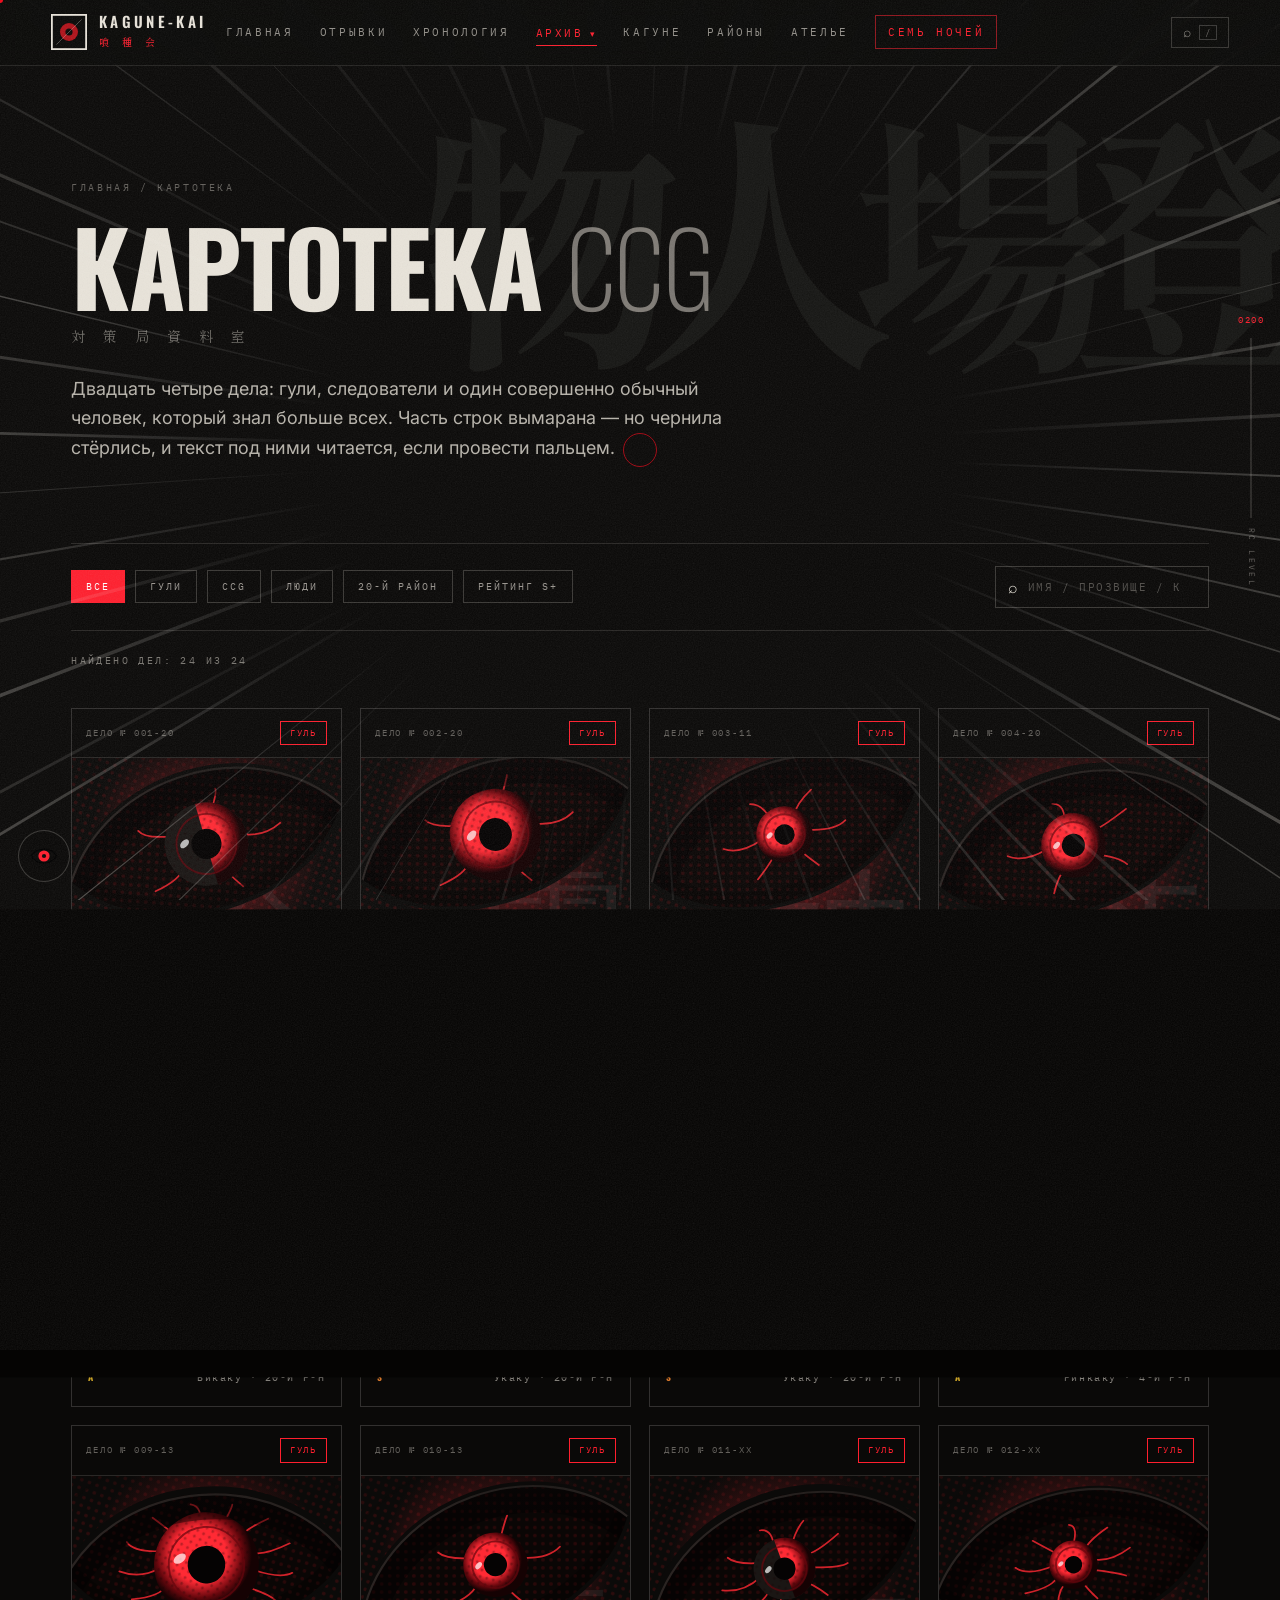
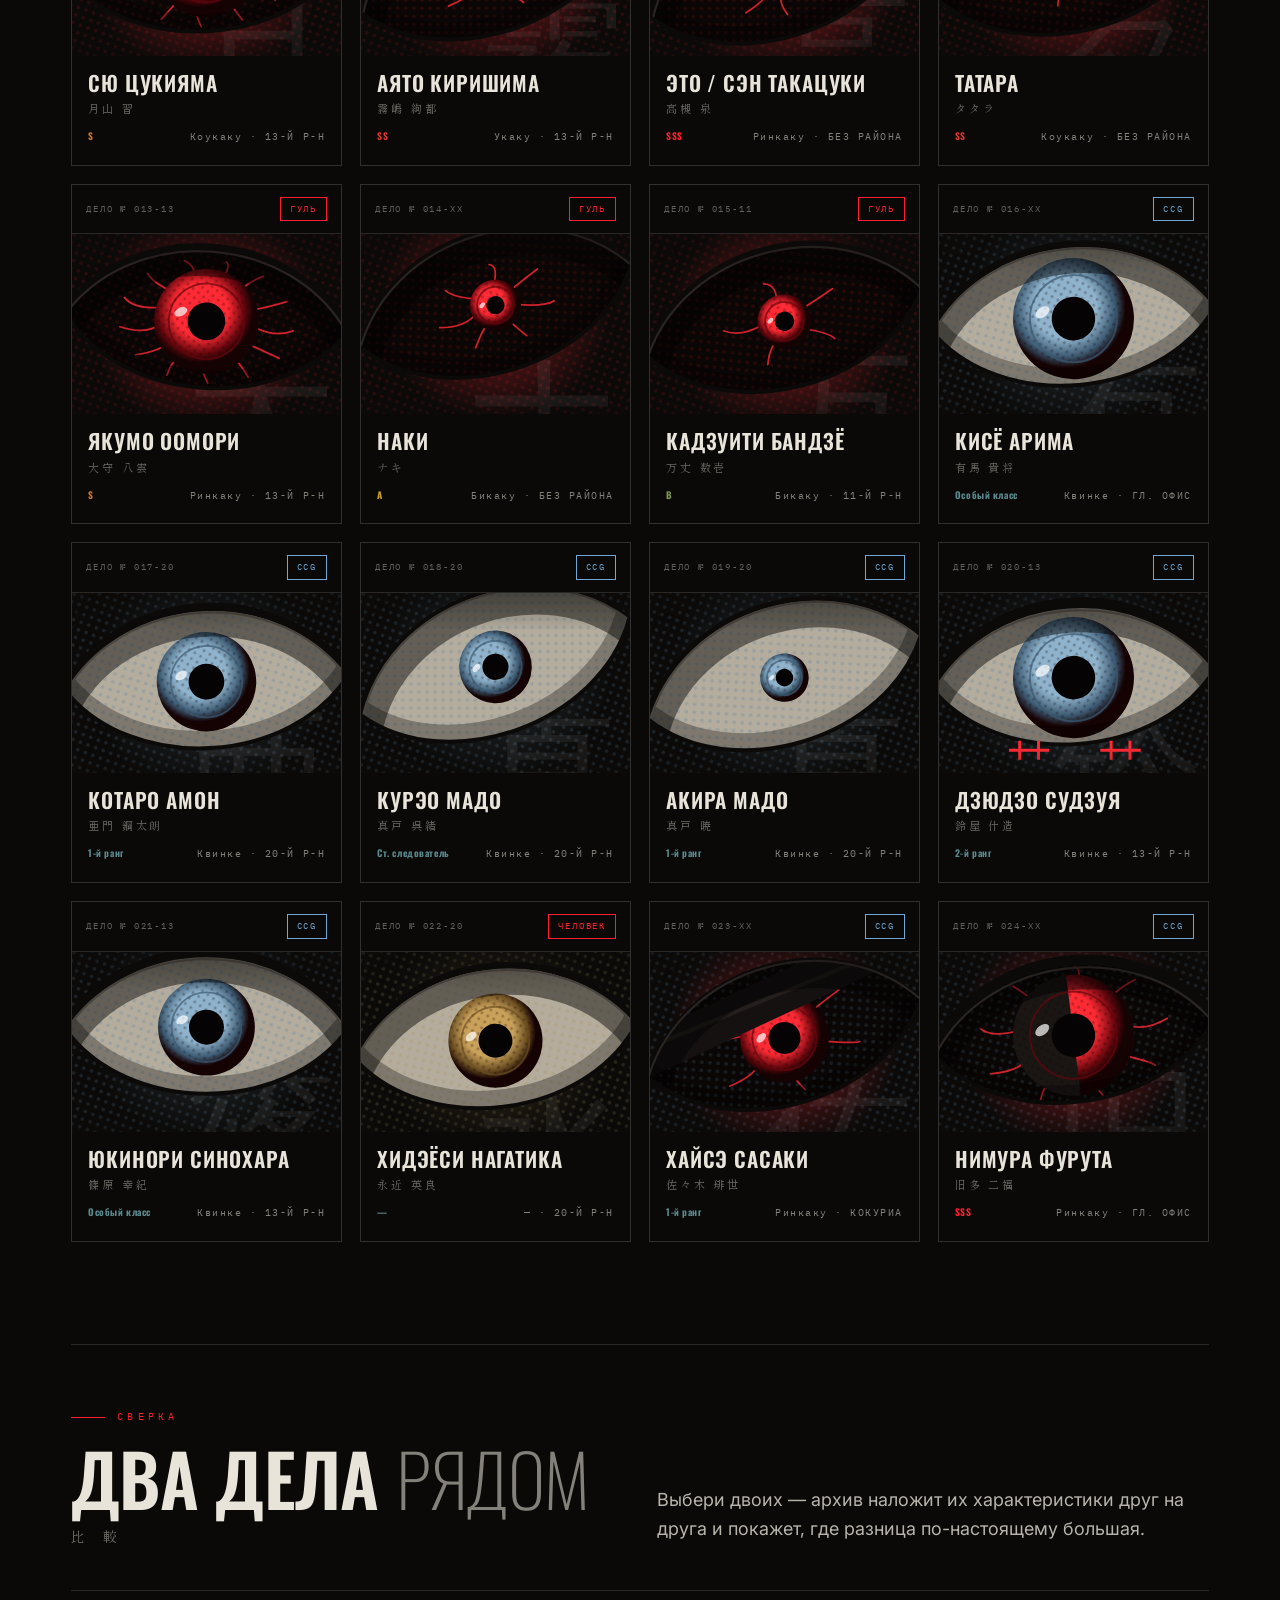
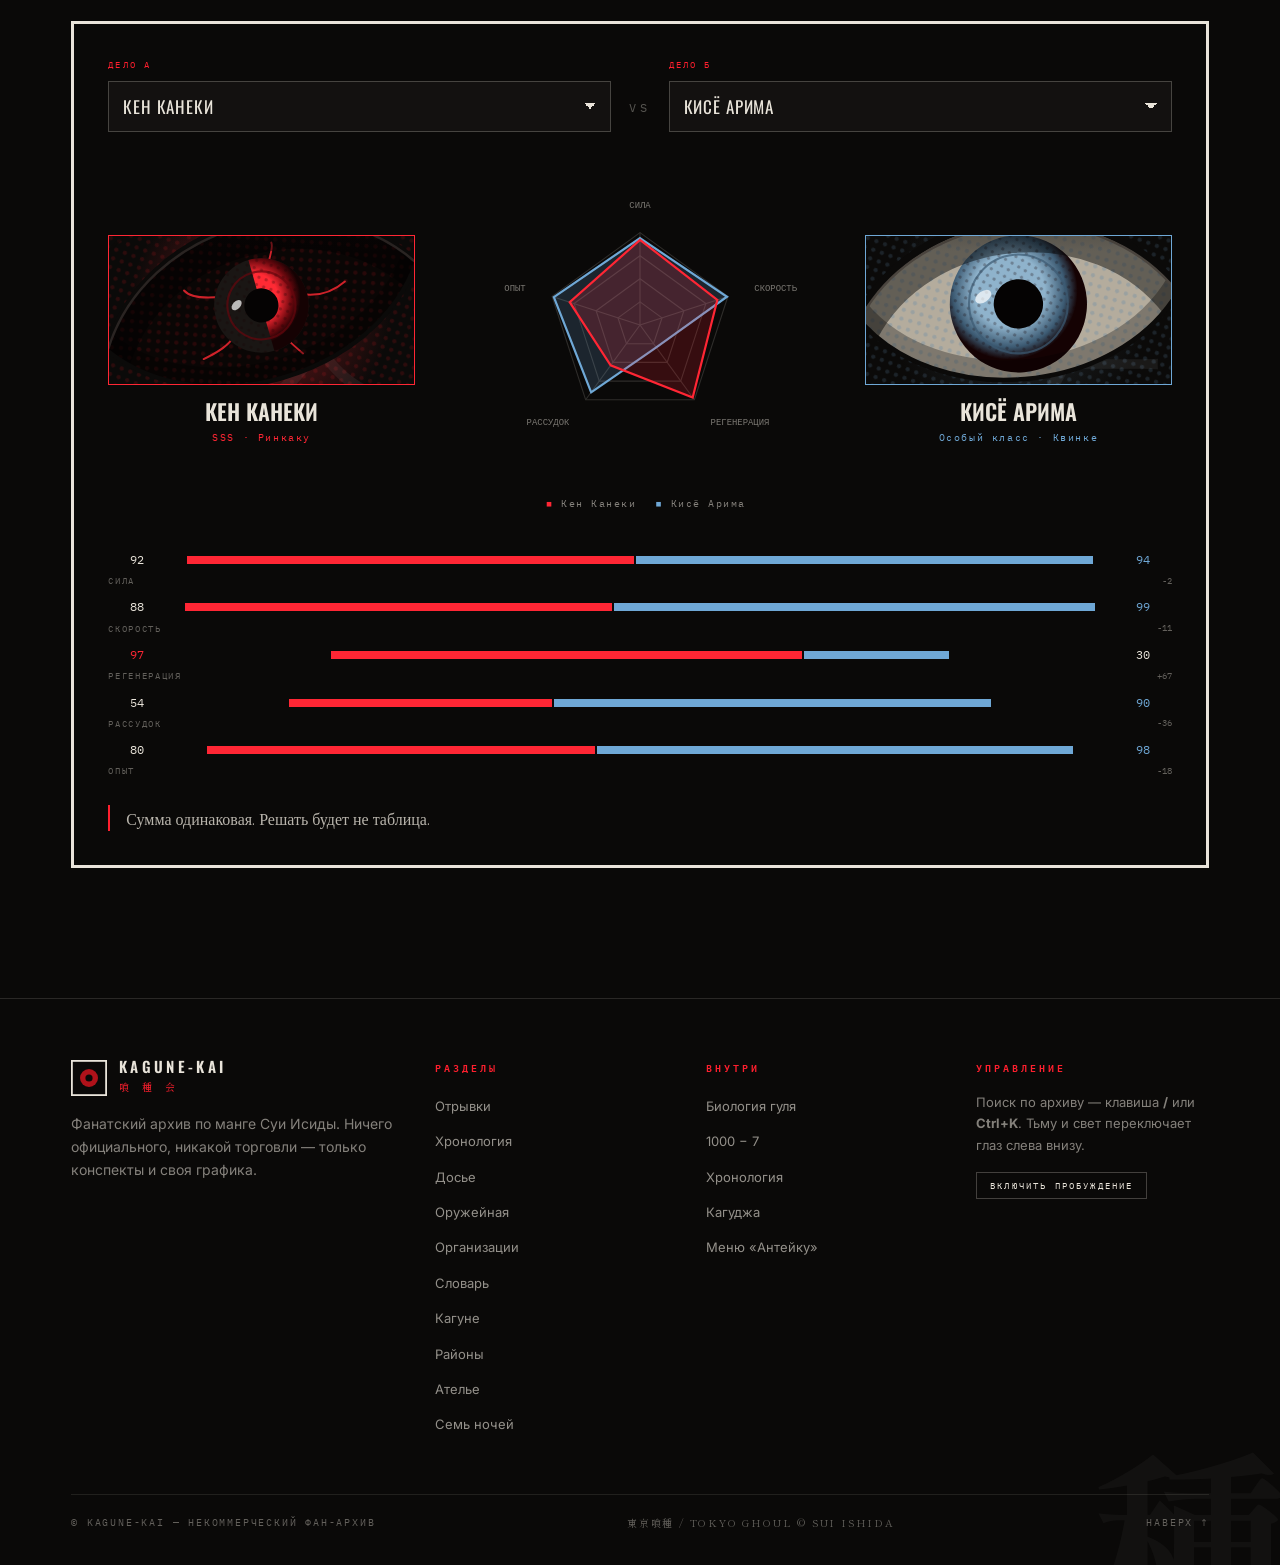
<file: characters.html>
<!DOCTYPE html>
<html lang="ru">
<head>
<meta charset="utf-8">
<meta name="viewport" content="width=device-width, initial-scale=1">
<title>Картотека CCG — 喰種 KAGUNE-KAI</title>
<meta name="description" content="Досье на гулей и следователей CCG: рейтинги угрозы, районы, типы кагуне и вымаранные строки.">
<meta name="theme-color" content="#0a0908">
<meta property="og:type" content="website">
<meta property="og:site_name" content="喰種 KAGUNE-KAI">
<meta property="og:locale" content="ru_RU">
<meta property="og:title" content="Картотека CCG — 喰種 KAGUNE-KAI">
<meta property="og:description" content="Досье на гулей и следователей CCG: рейтинги угрозы, районы, типы кагуне и вымаранные строки.">
<meta property="og:url" content="https://imporeq.github.io/Ss/characters.html">
<meta property="og:image" content="https://imporeq.github.io/Ss/assets/img/og.png">
<meta property="og:image:width" content="1200">
<meta property="og:image:height" content="630">
<meta name="twitter:card" content="summary_large_image">
<meta name="twitter:title" content="Картотека CCG — 喰種 KAGUNE-KAI">
<meta name="twitter:description" content="Досье на гулей и следователей CCG: рейтинги угрозы, районы, типы кагуне и вымаранные строки.">
<meta name="twitter:image" content="https://imporeq.github.io/Ss/assets/img/og.png">
<link rel="manifest" href="manifest.json">
<link rel="apple-touch-icon" href="assets/img/apple-touch-icon.png">
<meta name="apple-mobile-web-app-title" content="Kagune-Kai">
<meta name="apple-mobile-web-app-capable" content="yes">
<meta name="apple-mobile-web-app-status-bar-style" content="black-translucent">
<link rel="preconnect" href="https://fonts.googleapis.com">
<link rel="preconnect" href="https://fonts.gstatic.com" crossorigin>
<link href="https://fonts.googleapis.com/css2?family=Oswald:wght@200;400;600;700&family=Shippori+Mincho:wght@400;700;800&family=IBM+Plex+Mono:wght@400;500&family=Inter:wght@300;400;500&display=swap" rel="stylesheet">
<link rel="stylesheet" href="assets/css/main.css">
<link rel="stylesheet" href="assets/css/pages.css">
<link rel="icon" href="data:image/svg+xml,%3Csvg xmlns='http://www.w3.org/2000/svg' viewBox='0 0 32 32'%3E%3Crect width='32' height='32' fill='%230a0908'/%3E%3Ccircle cx='16' cy='16' r='9' fill='%23b0121a'/%3E%3Ccircle cx='16' cy='16' r='3.5' fill='%230a0908'/%3E%3C/svg%3E">
</head>
<body>

<div class="cursor-dot" id="cur-dot"></div>
<div class="cursor-ring" id="cur-ring"></div>

<header class="topbar" id="topbar">
  <a class="brand" href="index.html">
    <svg class="brand-mark" viewBox="0 0 40 40" aria-hidden="true">
      <rect x="1" y="1" width="38" height="38" fill="none" stroke="currentColor" stroke-width="2"/>
      <circle cx="20" cy="20" r="10" fill="#b0121a"/><circle cx="20" cy="20" r="4" fill="#0a0908"/>
      <path d="M6 34 L34 6" stroke="currentColor" stroke-width="1" opacity=".35"/>
    </svg>
    <span class="brand-txt"><strong>Kagune-Kai</strong><span>喰 種 会</span></span>
  </a>
  <nav class="nav" id="nav"></nav>
  <button class="burger" id="burger" aria-label="Меню" aria-expanded="false"><span></span><span></span><span></span></button>
</header>

<aside class="rc-meter" aria-hidden="true">
  <span class="val" id="rc-val">000</span>
  <span class="rail"><i class="fill" id="rc-fill"></i></span>
  <span class="lbl">RC LEVEL</span>
</aside>

<main>
  <section class="page-head" data-kanji="登場人物">
    <div class="wrap">
      <p class="crumbs"><a href="index.html">ГЛАВНАЯ</a> / КАРТОТЕКА</p>
      <h1>Картотека <span class="thin">CCG</span></h1>
      <p class="h-jp jp">対 策 局 資 料 室</p>
      <p class="lead" style="margin-top:26px">Двадцать четыре дела: гули, следователи и один совершенно обычный человек, который знал больше всех. Часть строк вымарана — но чернила стёрлись, и текст под ними читается, если провести пальцем.</p>
    </div>
  </section>

  <div class="wrap">
    <div class="filters" id="filters">
      <button class="chip" data-f="all" aria-pressed="true">Все</button>
      <button class="chip" data-f="ghoul" aria-pressed="false">Гули</button>
      <button class="chip" data-f="ccg" aria-pressed="false">CCG</button>
      <button class="chip" data-f="human" aria-pressed="false">Люди</button>
      <button class="chip" data-f="ward20" aria-pressed="false">20-й район</button>
      <button class="chip" data-f="high" aria-pressed="false">Рейтинг S+</button>
      <label class="search">
        <span class="mono" aria-hidden="true">⌕</span>
        <input id="q" type="search" placeholder="ИМЯ / ПРОЗВИЩЕ / КАГУНЕ" aria-label="Поиск по картотеке">
      </label>
    </div>

    <h2 class="sr">Список дел</h2>
    <p class="mono" id="cnt" style="margin-top:22px;font-size:10px;letter-spacing:.24em;opacity:.5"></p>
    <div class="dossier-grid" id="grid"></div>
    <p class="empty hidden" id="empty">НИЧЕГО НЕ НАЙДЕНО — ПОПРОБУЙ ДРУГОЕ ИМЯ</p>

    <section class="cmp" id="compare">
      <div class="sec-head" style="margin-bottom:30px">
        <div>
          <p class="kicker">Сверка</p>
          <h2 class="h-sect">Два дела <span class="thin">рядом</span></h2>
          <p class="h-jp jp">比 較</p>
        </div>
        <p class="lead">Выбери двоих — архив наложит их характеристики друг на друга и покажет, где разница по-настоящему большая.</p>
      </div>
      <div class="cmp-box">
        <div class="cmp-picks">
          <label class="cmp-pick">
            <span class="mono">ДЕЛО А</span>
            <select id="cmp-a" aria-label="Первое дело"></select>
          </label>
          <span class="cmp-vs mono" aria-hidden="true">VS</span>
          <label class="cmp-pick">
            <span class="mono">ДЕЛО Б</span>
            <select id="cmp-b" aria-label="Второе дело"></select>
          </label>
        </div>
        <div class="cmp-body" id="cmp-body"></div>
      </div>
    </section>
    <div style="height:90px"></div>
  </div>
</main>

<!-- модалка -->
<div class="modal" id="modal" role="dialog" aria-modal="true" aria-labelledby="m-name">
  <div class="modal-card">
    <div class="modal-top">
      <span id="m-id">ДЕЛО №</span>
      <button class="modal-close" id="m-close">ЗАКРЫТЬ ✕</button>
    </div>
    <div class="modal-body">
      <div class="modal-left" id="m-left"></div>
      <div class="modal-right" id="m-right"></div>
    </div>
  </div>
</div>

<footer class="foot">
  <span class="foot-kanji jp" aria-hidden="true">種</span>
  <div class="wrap">
    <div class="foot-grid" id="foot-grid"></div>
    <div class="foot-bot">
      <span>© KAGUNE-KAI — НЕКОММЕРЧЕСКИЙ ФАН-АРХИВ</span>
      <span class="jp">東京喰種 / TOKYO GHOUL © SUI ISHIDA</span>
      <span><a href="#top">НАВЕРХ ↑</a></span>
    </div>
  </div>
</footer>

<script src="assets/js/data.js"></script>
<script src="assets/js/core.js"></script>
<script src="assets/js/centipede.js"></script>
<script src="assets/js/characters.js"></script>
<script src="assets/js/search.js"></script>
<script src="assets/js/fx.js"></script>
</body>
</html>
</file>
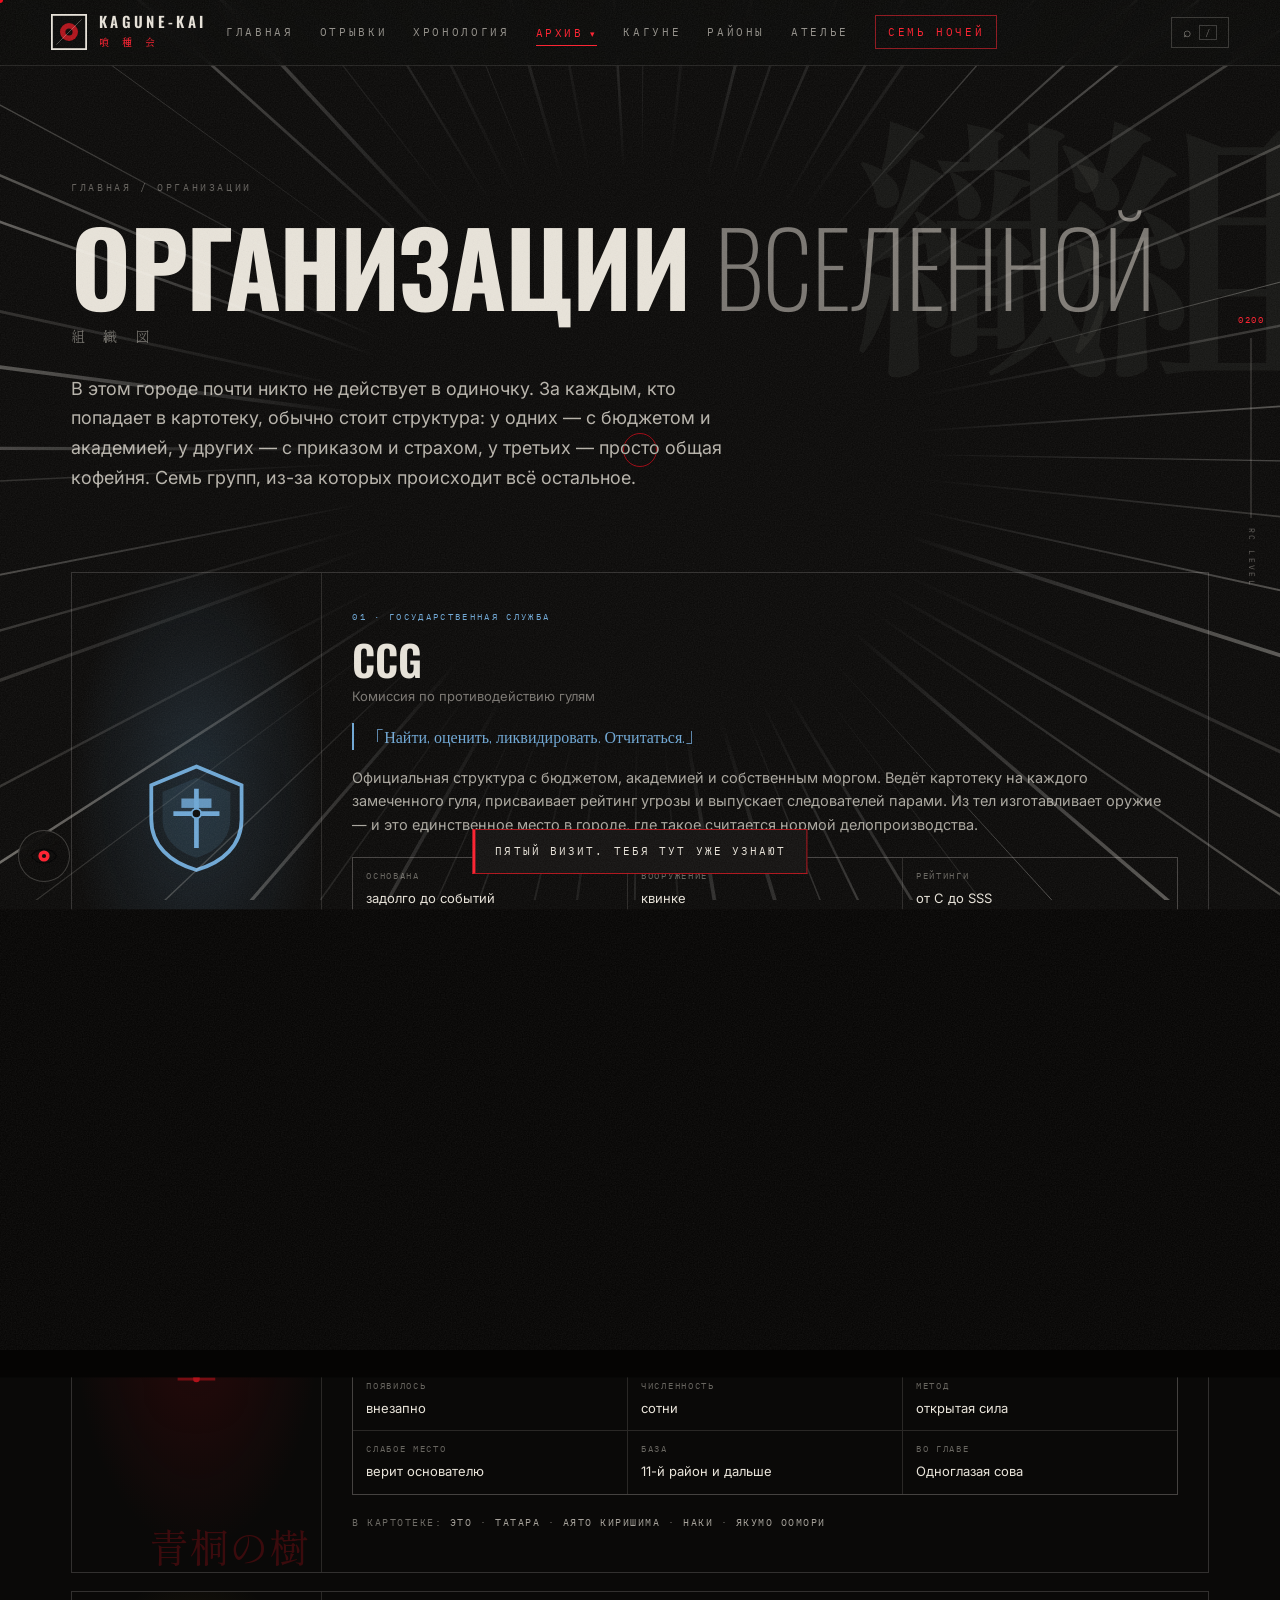
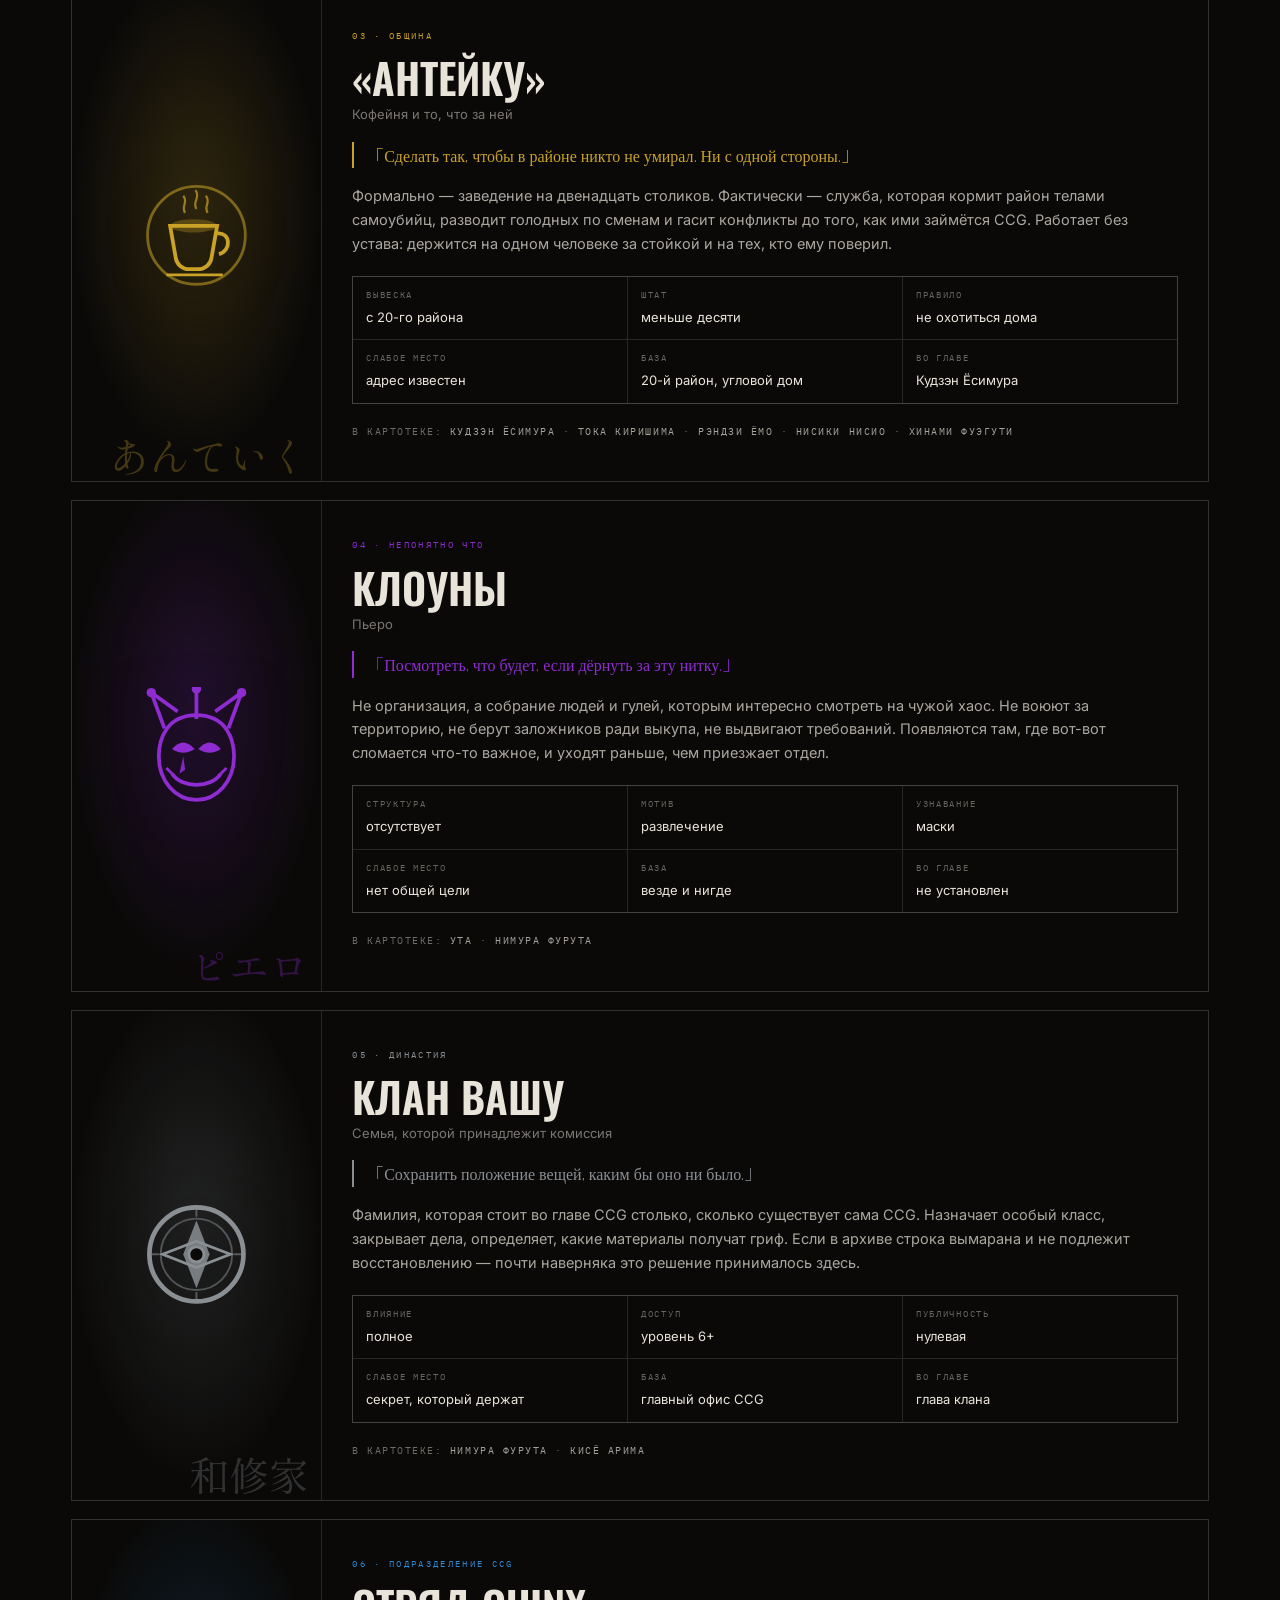
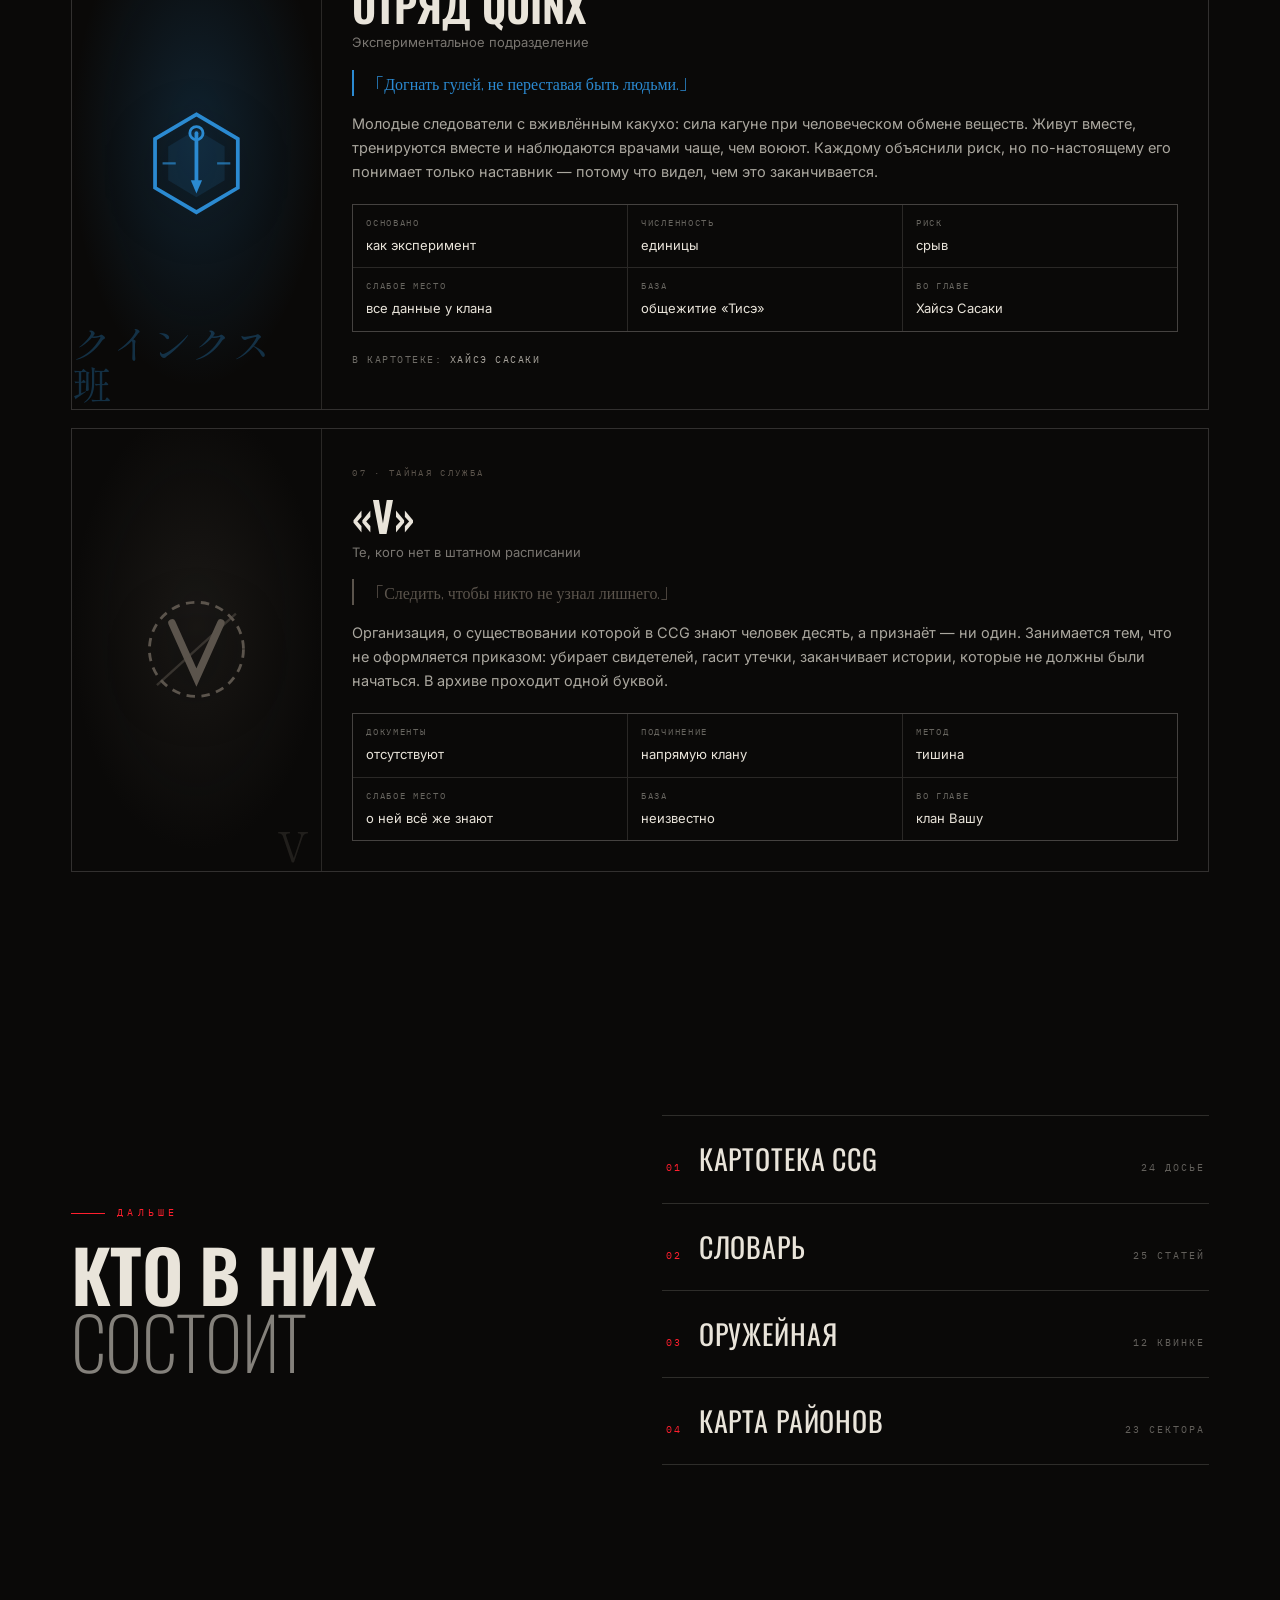
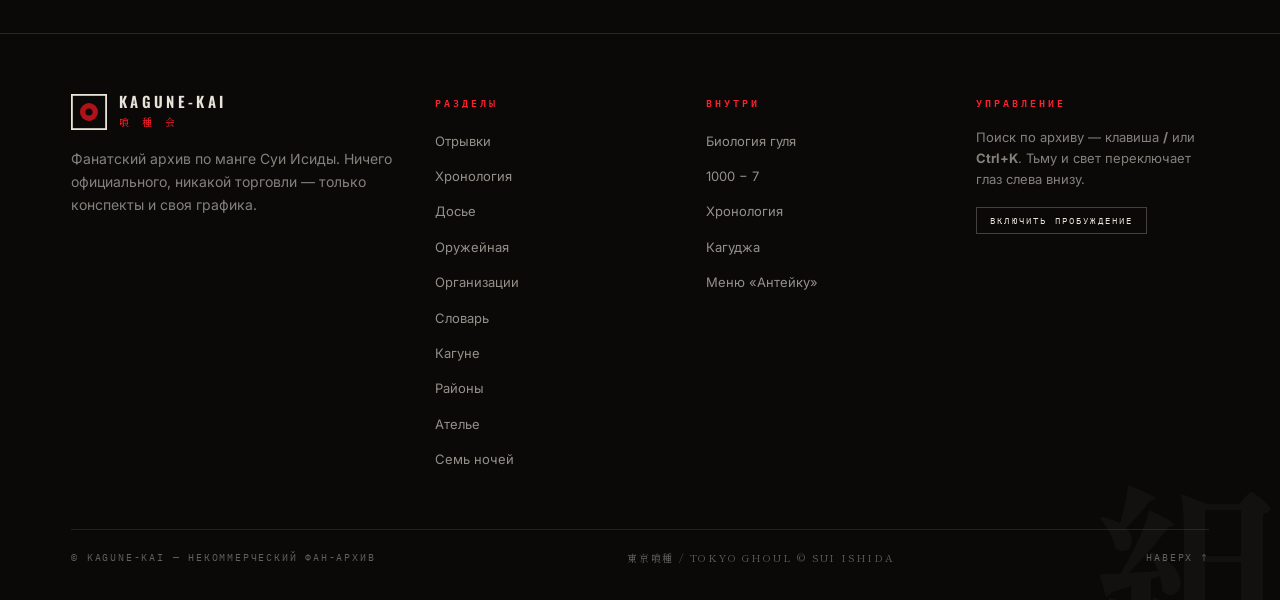
<file: factions.html>
<!DOCTYPE html>
<html lang="ru">
<head>
<meta charset="utf-8">
<meta name="viewport" content="width=device-width, initial-scale=1">
<title>Организации — кто за кем стоит · 喰種 KAGUNE-KAI</title>
<meta name="description" content="CCG, Древо Аогири, «Антейку», Клоуны, клан Вашу, отряд Quinx и «V»: кто чем занимается и кто кому подчиняется.">
<meta name="theme-color" content="#0a0908">
<meta property="og:type" content="website">
<meta property="og:site_name" content="喰種 KAGUNE-KAI">
<meta property="og:locale" content="ru_RU">
<meta property="og:title" content="Организации — кто за кем стоит · 喰種 KAGUNE-KAI">
<meta property="og:description" content="CCG, Древо Аогири, «Антейку», Клоуны, клан Вашу, отряд Quinx и «V»: кто чем занимается и кто кому подчиняется.">
<meta property="og:url" content="https://imporeq.github.io/Ss/factions.html">
<meta property="og:image" content="https://imporeq.github.io/Ss/assets/img/og.png">
<meta property="og:image:width" content="1200">
<meta property="og:image:height" content="630">
<meta name="twitter:card" content="summary_large_image">
<meta name="twitter:title" content="Организации — кто за кем стоит · 喰種 KAGUNE-KAI">
<meta name="twitter:description" content="CCG, Древо Аогири, «Антейку», Клоуны, клан Вашу, отряд Quinx и «V»: кто чем занимается и кто кому подчиняется.">
<meta name="twitter:image" content="https://imporeq.github.io/Ss/assets/img/og.png">
<link rel="manifest" href="manifest.json">
<link rel="apple-touch-icon" href="assets/img/apple-touch-icon.png">
<meta name="apple-mobile-web-app-title" content="Kagune-Kai">
<meta name="apple-mobile-web-app-capable" content="yes">
<meta name="apple-mobile-web-app-status-bar-style" content="black-translucent">
<link rel="preconnect" href="https://fonts.googleapis.com">
<link rel="preconnect" href="https://fonts.gstatic.com" crossorigin>
<link href="https://fonts.googleapis.com/css2?family=Oswald:wght@200;400;600;700&family=Shippori+Mincho:wght@400;700;800&family=IBM+Plex+Mono:wght@400;500&family=Inter:wght@300;400;500&display=swap" rel="stylesheet">
<link rel="stylesheet" href="assets/css/main.css">
<link rel="stylesheet" href="assets/css/pages.css">
<link rel="icon" href="data:image/svg+xml,%3Csvg xmlns='http://www.w3.org/2000/svg' viewBox='0 0 32 32'%3E%3Crect width='32' height='32' fill='%230a0908'/%3E%3Ccircle cx='16' cy='16' r='9' fill='%23b0121a'/%3E%3Ccircle cx='16' cy='16' r='3.5' fill='%230a0908'/%3E%3C/svg%3E">
</head>
<body>

<div class="cursor-dot" id="cur-dot"></div>
<div class="cursor-ring" id="cur-ring"></div>

<header class="topbar" id="topbar">
  <a class="brand" href="index.html">
    <svg class="brand-mark" viewBox="0 0 40 40" aria-hidden="true">
      <rect x="1" y="1" width="38" height="38" fill="none" stroke="currentColor" stroke-width="2"/>
      <circle cx="20" cy="20" r="10" fill="#b0121a"/><circle cx="20" cy="20" r="4" fill="#0a0908"/>
      <path d="M6 34 L34 6" stroke="currentColor" stroke-width="1" opacity=".35"/>
    </svg>
    <span class="brand-txt"><strong>Kagune-Kai</strong><span>喰 種 会</span></span>
  </a>
  <nav class="nav" id="nav"></nav>
  <button class="burger" id="burger" aria-label="Меню" aria-expanded="false"><span></span><span></span><span></span></button>
</header>

<aside class="rc-meter" aria-hidden="true">
  <span class="val" id="rc-val">000</span><span class="rail"><i class="fill" id="rc-fill"></i></span><span class="lbl">RC LEVEL</span>
</aside>

<main>
  <section class="page-head" data-kanji="組織">
    <div class="wrap">
      <p class="crumbs"><a href="index.html">ГЛАВНАЯ</a> / ОРГАНИЗАЦИИ</p>
      <h1>Организации <span class="thin">вселенной</span></h1>
      <p class="h-jp jp">組 織 図</p>
      <p class="lead" style="margin-top:26px">В этом городе почти никто не действует в одиночку. За каждым, кто попадает в картотеку, обычно стоит структура: у одних — с бюджетом и академией, у других — с приказом и страхом, у третьих — просто общая кофейня. Семь групп, из-за которых происходит всё остальное.</p>
    </div>
  </section>

  <section id="list" style="padding-bottom:clamp(60px,9vw,120px)">
    <div class="wrap">
      <div class="fgrid" id="factions"></div>
    </div>
  </section>

  <section class="cta">
    <div class="wrap cta-in">
      <div>
        <p class="kicker">Дальше</p>
        <h2 class="h-sect">Кто в них<br><span class="thin">состоит</span></h2>
      </div>
      <div class="cta-links">
        <a href="characters.html"><span class="mono">01</span> Картотека CCG <em>24 досье</em></a>
        <a href="terms.html"><span class="mono">02</span> Словарь <em>25 статей</em></a>
        <a href="quinque.html"><span class="mono">03</span> Оружейная <em>12 квинке</em></a>
        <a href="wards.html"><span class="mono">04</span> Карта районов <em>23 сектора</em></a>
      </div>
    </div>
  </section>
</main>

<footer class="foot">
  <span class="foot-kanji jp" aria-hidden="true">組</span>
  <div class="wrap">
    <div class="foot-grid" id="foot-grid"></div>
    <div class="foot-bot">
      <span>© KAGUNE-KAI — НЕКОММЕРЧЕСКИЙ ФАН-АРХИВ</span>
      <span class="jp">東京喰種 / TOKYO GHOUL © SUI ISHIDA</span>
      <span><a href="#top">НАВЕРХ ↑</a></span>
    </div>
  </div>
</footer>

<script src="assets/js/data.js"></script>
<script src="assets/js/core.js"></script>
<script src="assets/js/centipede.js"></script>
<script src="assets/js/factions.js"></script>
<script src="assets/js/search.js"></script>
<script src="assets/js/fx.js"></script>
</body>
</html>
</file>
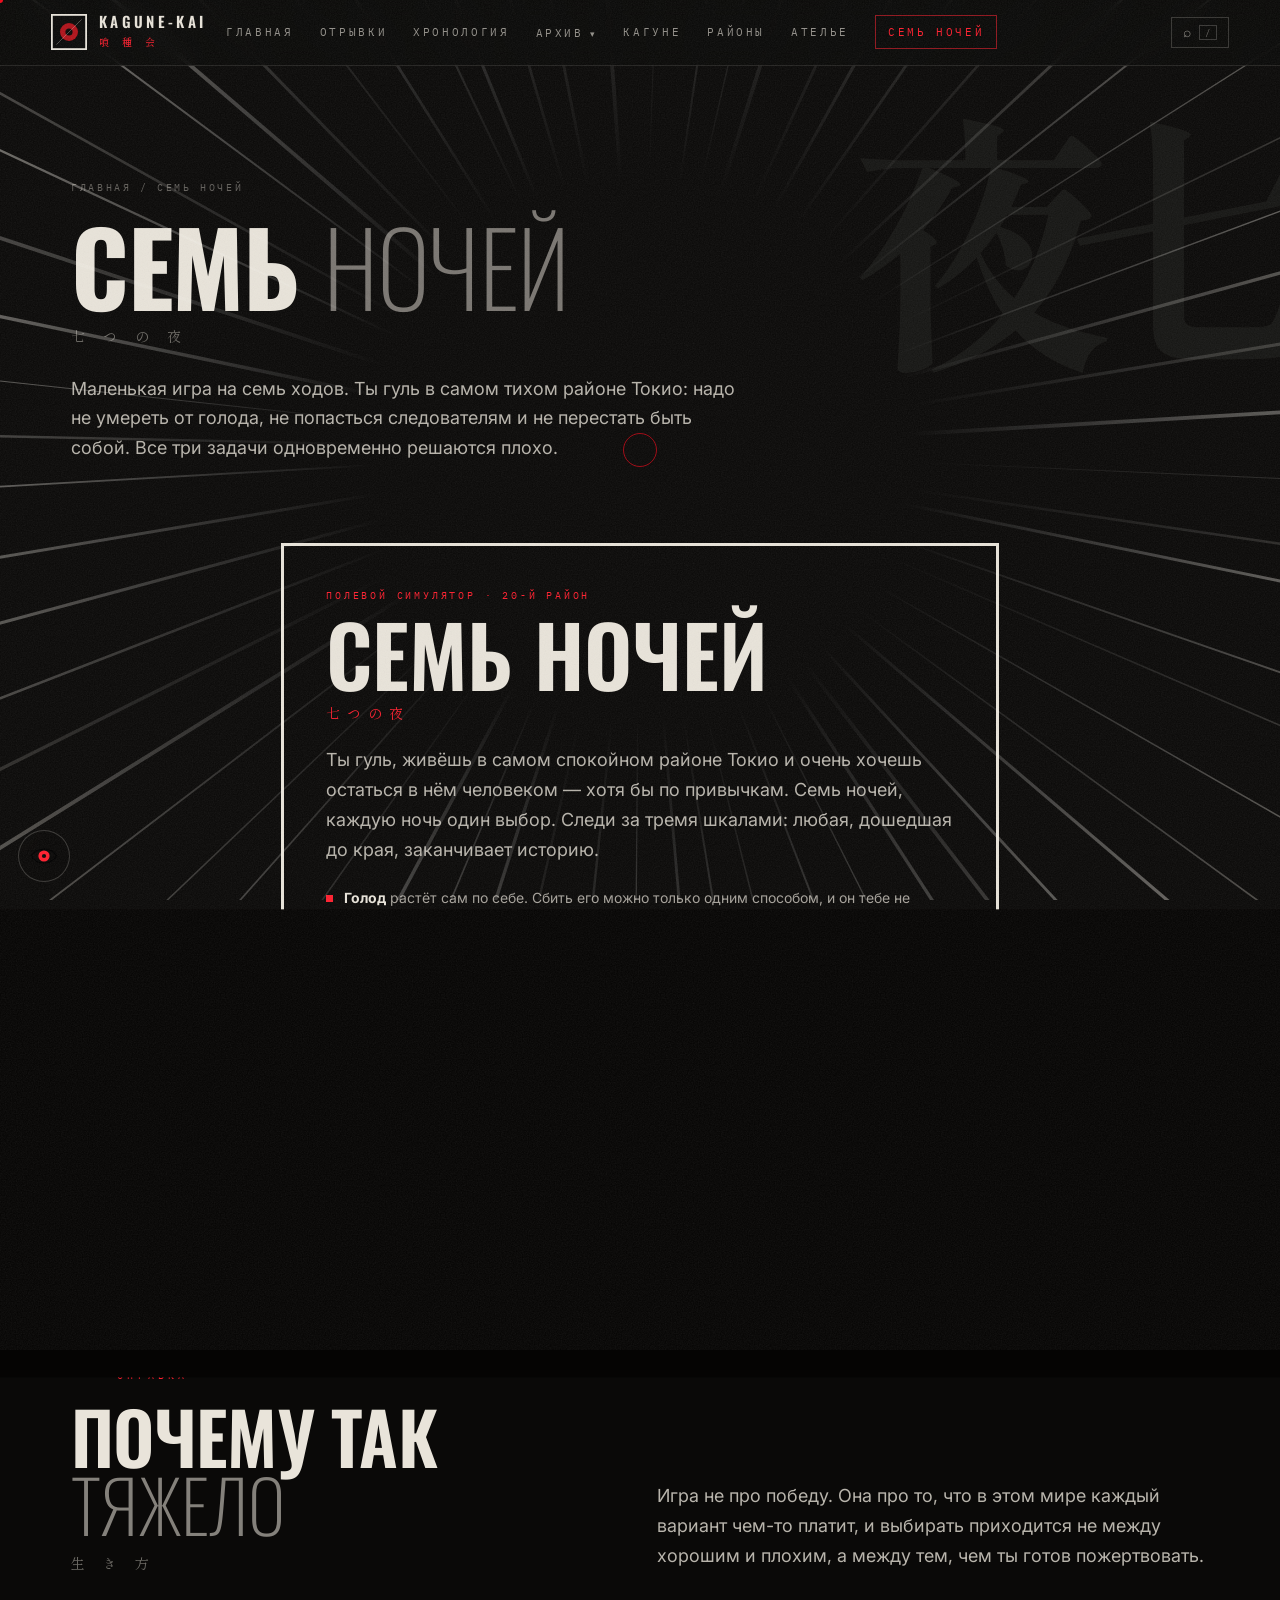
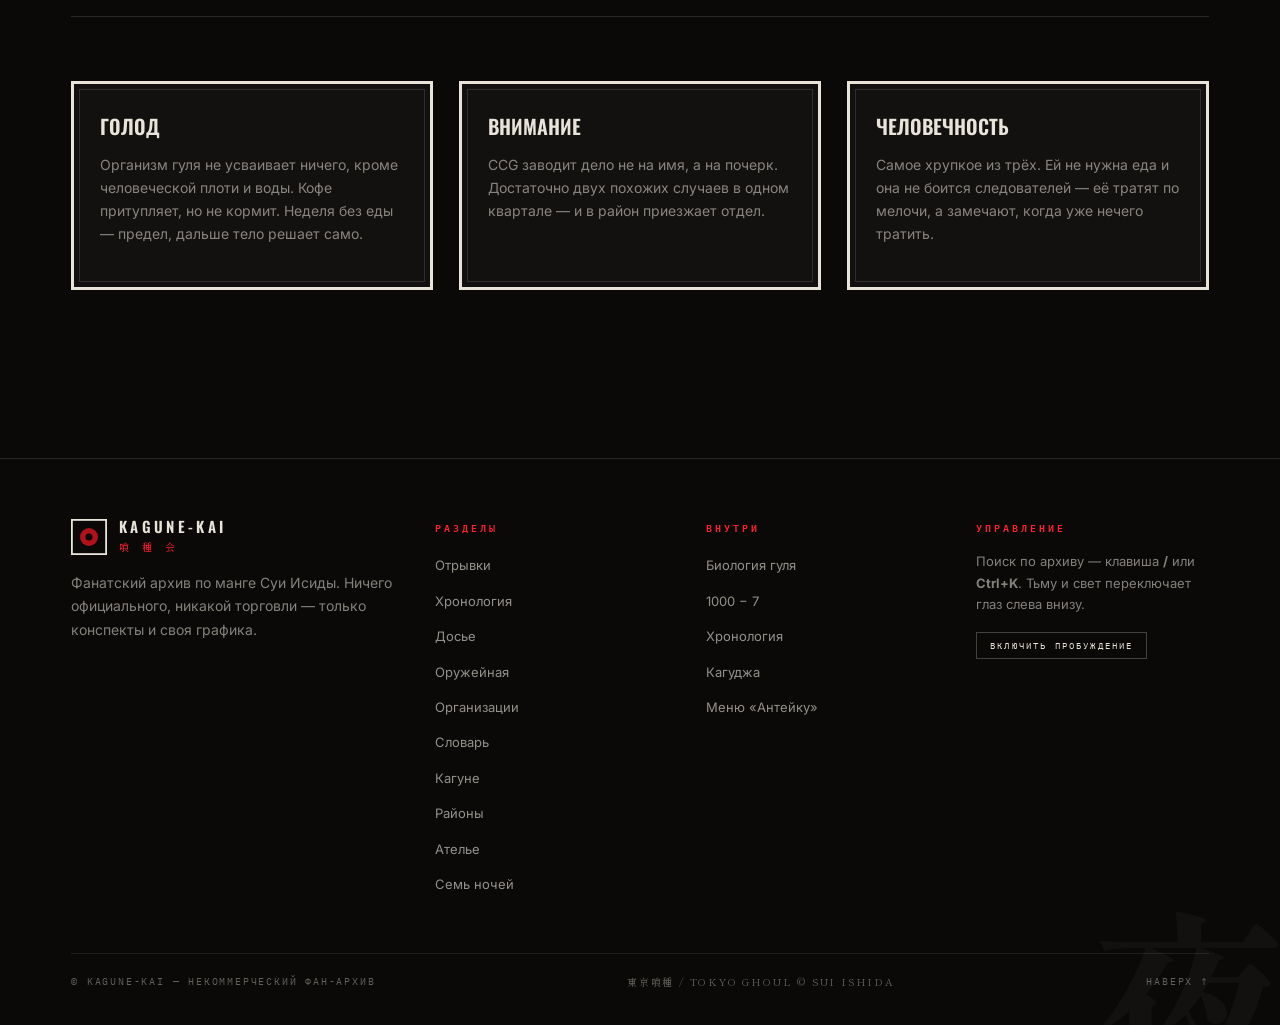
<file: game.html>
<!DOCTYPE html>
<html lang="ru">
<head>
<meta charset="utf-8">
<meta name="viewport" content="width=device-width, initial-scale=1">
<title>Семь ночей 20-го района — игра · 喰種 KAGUNE-KAI</title>
<meta name="description" content="Небольшая текстовая выживалка: семь ночей, три шкалы, шесть исходов. Останься гулем и по возможности человеком.">
<meta name="theme-color" content="#0a0908">
<meta property="og:type" content="website">
<meta property="og:site_name" content="喰種 KAGUNE-KAI">
<meta property="og:locale" content="ru_RU">
<meta property="og:title" content="Семь ночей 20-го района — игра · 喰種 KAGUNE-KAI">
<meta property="og:description" content="Небольшая текстовая выживалка: семь ночей, три шкалы, шесть исходов. Останься гулем и по возможности человеком.">
<meta property="og:url" content="https://imporeq.github.io/Ss/game.html">
<meta property="og:image" content="https://imporeq.github.io/Ss/assets/img/og.png">
<meta property="og:image:width" content="1200">
<meta property="og:image:height" content="630">
<meta name="twitter:card" content="summary_large_image">
<meta name="twitter:title" content="Семь ночей 20-го района — игра · 喰種 KAGUNE-KAI">
<meta name="twitter:description" content="Небольшая текстовая выживалка: семь ночей, три шкалы, шесть исходов. Останься гулем и по возможности человеком.">
<meta name="twitter:image" content="https://imporeq.github.io/Ss/assets/img/og.png">
<link rel="manifest" href="manifest.json">
<link rel="apple-touch-icon" href="assets/img/apple-touch-icon.png">
<meta name="apple-mobile-web-app-title" content="Kagune-Kai">
<meta name="apple-mobile-web-app-capable" content="yes">
<meta name="apple-mobile-web-app-status-bar-style" content="black-translucent">
<link rel="preconnect" href="https://fonts.googleapis.com">
<link rel="preconnect" href="https://fonts.gstatic.com" crossorigin>
<link href="https://fonts.googleapis.com/css2?family=Oswald:wght@200;400;600;700&family=Shippori+Mincho:wght@400;700;800&family=IBM+Plex+Mono:wght@400;500&family=Inter:wght@300;400;500&display=swap" rel="stylesheet">
<link rel="stylesheet" href="assets/css/main.css">
<link rel="stylesheet" href="assets/css/pages.css">
<link rel="icon" href="data:image/svg+xml,%3Csvg xmlns='http://www.w3.org/2000/svg' viewBox='0 0 32 32'%3E%3Crect width='32' height='32' fill='%230a0908'/%3E%3Ccircle cx='16' cy='16' r='9' fill='%23b0121a'/%3E%3Ccircle cx='16' cy='16' r='3.5' fill='%230a0908'/%3E%3C/svg%3E">
</head>
<body>

<div class="cursor-dot" id="cur-dot"></div>
<div class="cursor-ring" id="cur-ring"></div>

<header class="topbar" id="topbar">
  <a class="brand" href="index.html">
    <svg class="brand-mark" viewBox="0 0 40 40" aria-hidden="true">
      <rect x="1" y="1" width="38" height="38" fill="none" stroke="currentColor" stroke-width="2"/>
      <circle cx="20" cy="20" r="10" fill="#b0121a"/><circle cx="20" cy="20" r="4" fill="#0a0908"/>
      <path d="M6 34 L34 6" stroke="currentColor" stroke-width="1" opacity=".35"/>
    </svg>
    <span class="brand-txt"><strong>Kagune-Kai</strong><span>喰 種 会</span></span>
  </a>
  <nav class="nav" id="nav"></nav>
  <button class="burger" id="burger" aria-label="Меню" aria-expanded="false"><span></span><span></span><span></span></button>
</header>

<main>
  <section class="page-head" data-kanji="七夜">
    <div class="wrap">
      <p class="crumbs"><a href="index.html">ГЛАВНАЯ</a> / СЕМЬ НОЧЕЙ</p>
      <h1>Семь <span class="thin">ночей</span></h1>
      <p class="h-jp jp">七 つ の 夜</p>
      <p class="lead" style="margin-top:26px">Маленькая игра на семь ходов. Ты гуль в самом тихом районе Токио: надо не умереть от голода, не попасться следователям и не перестать быть собой. Все три задачи одновременно решаются плохо.</p>
    </div>
  </section>

  <section id="play" style="padding-bottom:clamp(60px,9vw,120px)">
    <div class="wrap gwrap" id="game"></div>
  </section>

  <section class="pad" id="rules" style="border-top:1px solid color-mix(in srgb,var(--fg) 14%, transparent)">
    <div class="wrap">
      <div class="sec-head">
        <div>
          <p class="kicker">Справка</p>
          <h2 class="h-sect">Почему так <span class="thin">тяжело</span></h2>
          <p class="h-jp jp">生 き 方</p>
        </div>
        <p class="lead">Игра не про победу. Она про то, что в этом мире каждый вариант чем-то платит, и выбирать приходится не между хорошим и плохим, а между тем, чем ты готов пожертвовать.</p>
      </div>
      <div class="grid g-3">
        <article class="panel" style="padding:26px" data-rise>
          <h3 style="font-family:var(--disp);font-size:20px;text-transform:uppercase">Голод</h3>
          <p class="muted" style="font-size:14px;margin-top:10px">Организм гуля не усваивает ничего, кроме человеческой плоти и воды. Кофе притупляет, но не кормит. Неделя без еды — предел, дальше тело решает само.</p>
        </article>
        <article class="panel" style="padding:26px" data-rise data-d="1">
          <h3 style="font-family:var(--disp);font-size:20px;text-transform:uppercase">Внимание</h3>
          <p class="muted" style="font-size:14px;margin-top:10px">CCG заводит дело не на имя, а на почерк. Достаточно двух похожих случаев в одном квартале — и в район приезжает отдел.</p>
        </article>
        <article class="panel" style="padding:26px" data-rise data-d="2">
          <h3 style="font-family:var(--disp);font-size:20px;text-transform:uppercase">Человечность</h3>
          <p class="muted" style="font-size:14px;margin-top:10px">Самое хрупкое из трёх. Ей не нужна еда и она не боится следователей — её тратят по мелочи, а замечают, когда уже нечего тратить.</p>
        </article>
      </div>
    </div>
  </section>
</main>

<footer class="foot">
  <span class="foot-kanji jp" aria-hidden="true">夜</span>
  <div class="wrap">
    <div class="foot-grid" id="foot-grid"></div>
    <div class="foot-bot">
      <span>© KAGUNE-KAI — НЕКОММЕРЧЕСКИЙ ФАН-АРХИВ</span>
      <span class="jp">東京喰種 / TOKYO GHOUL © SUI ISHIDA</span>
      <span><a href="#top">НАВЕРХ ↑</a></span>
    </div>
  </div>
</footer>

<script src="assets/js/data.js"></script>
<script src="assets/js/core.js"></script>
<script src="assets/js/centipede.js"></script>
<script src="assets/js/game.js"></script>
<script src="assets/js/search.js"></script>
<script src="assets/js/fx.js"></script>
</body>
</html>
</file>
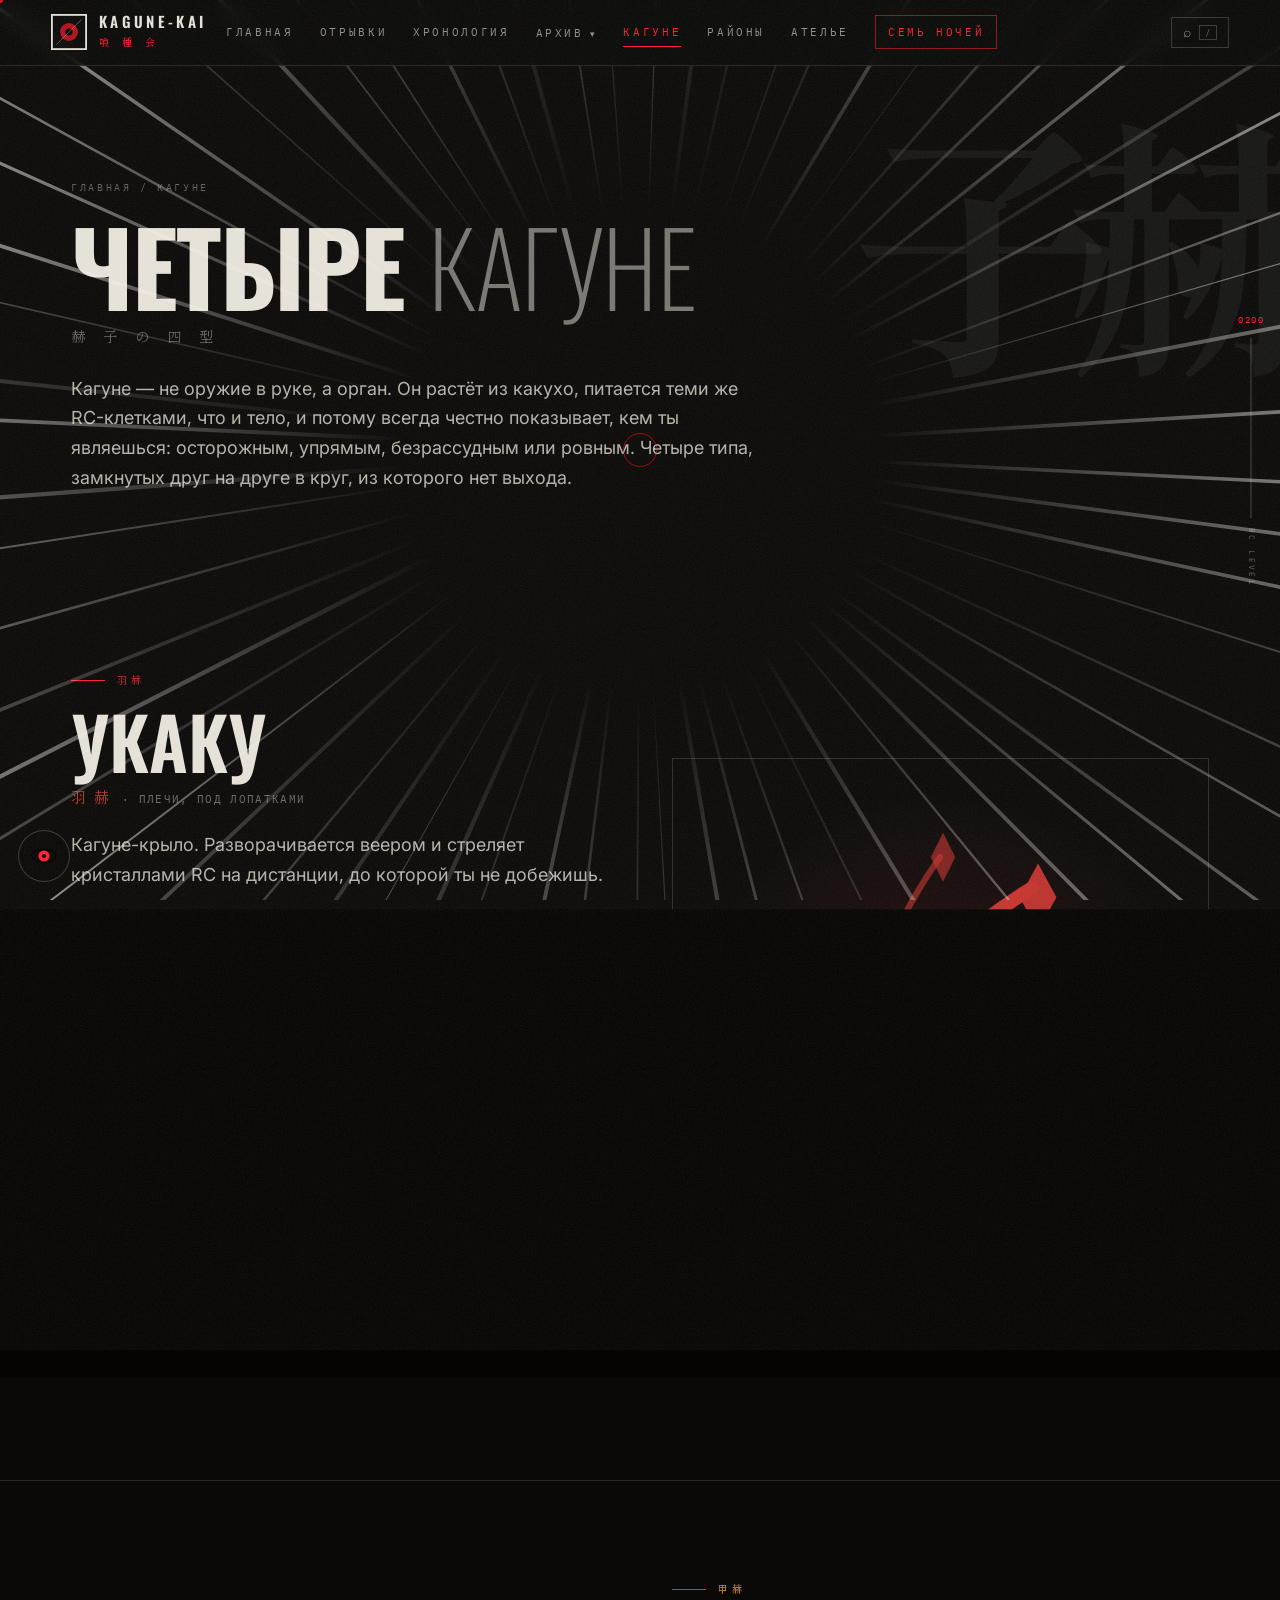
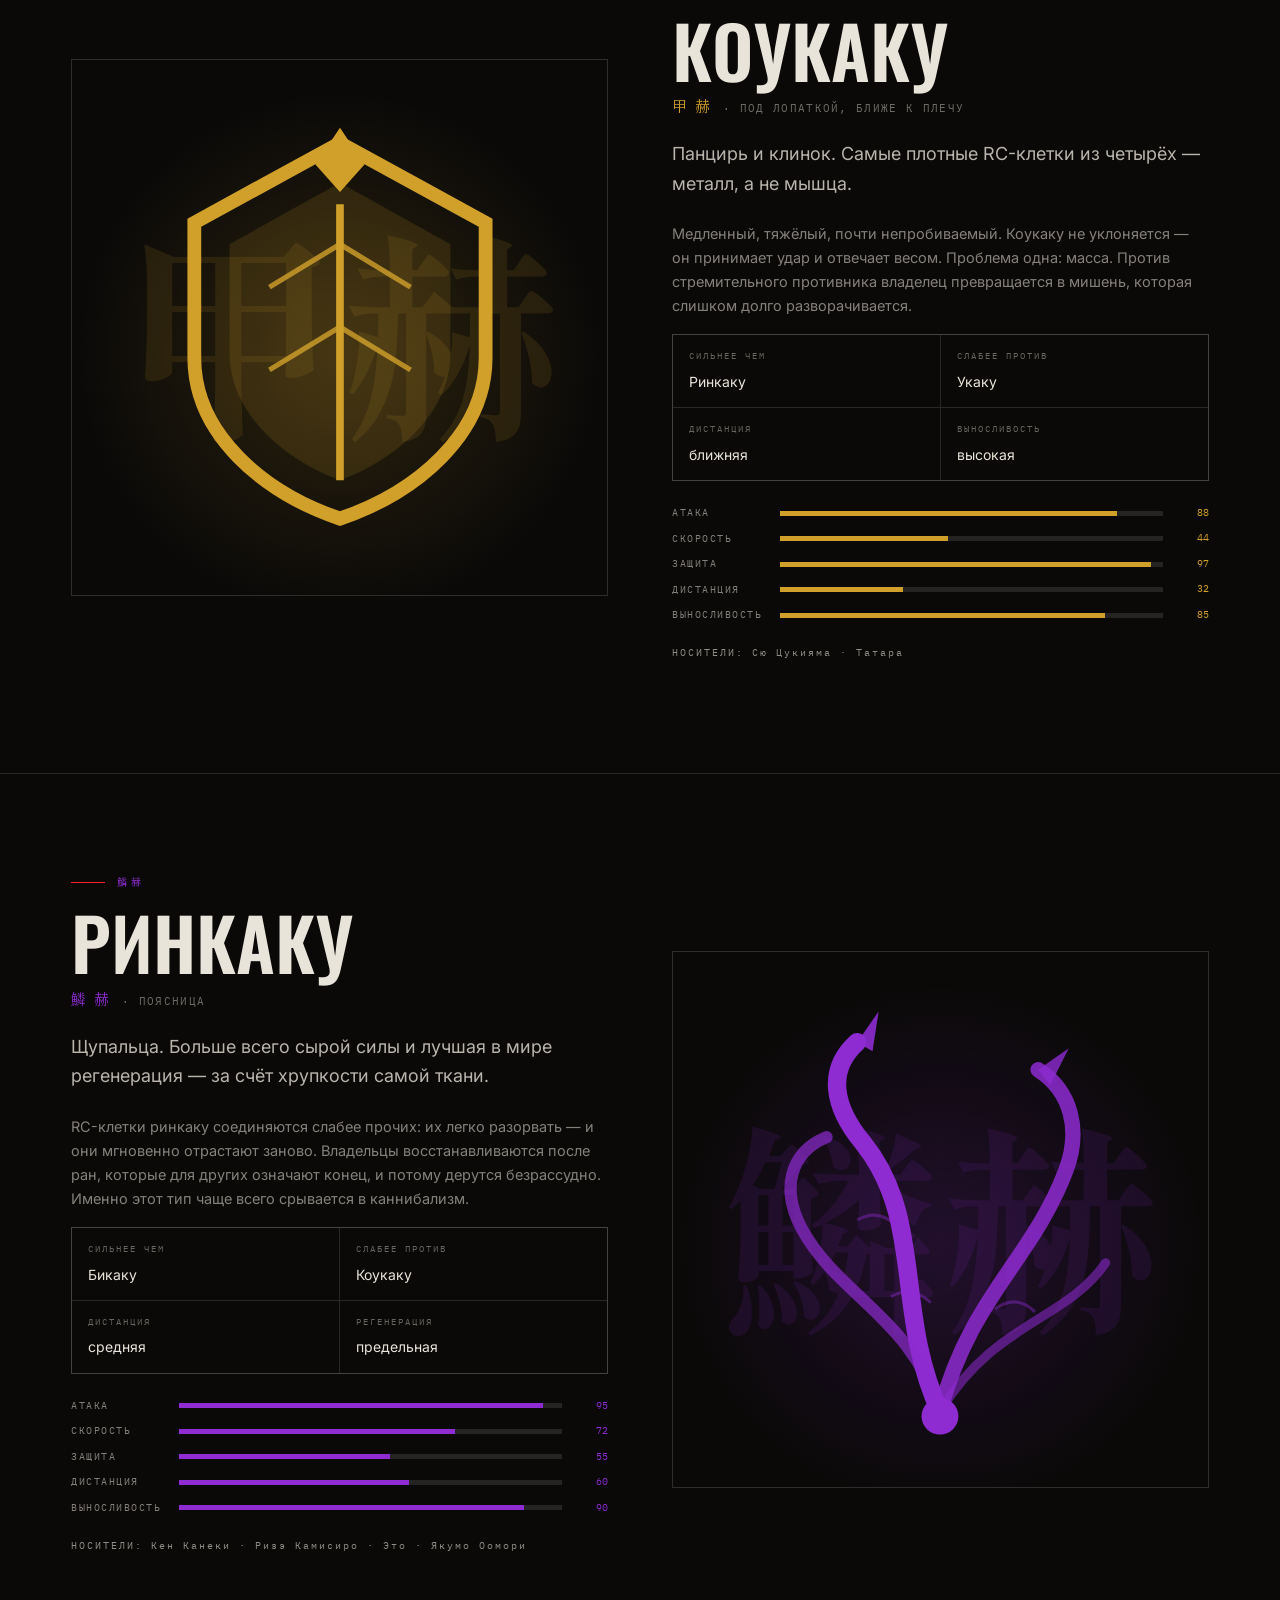
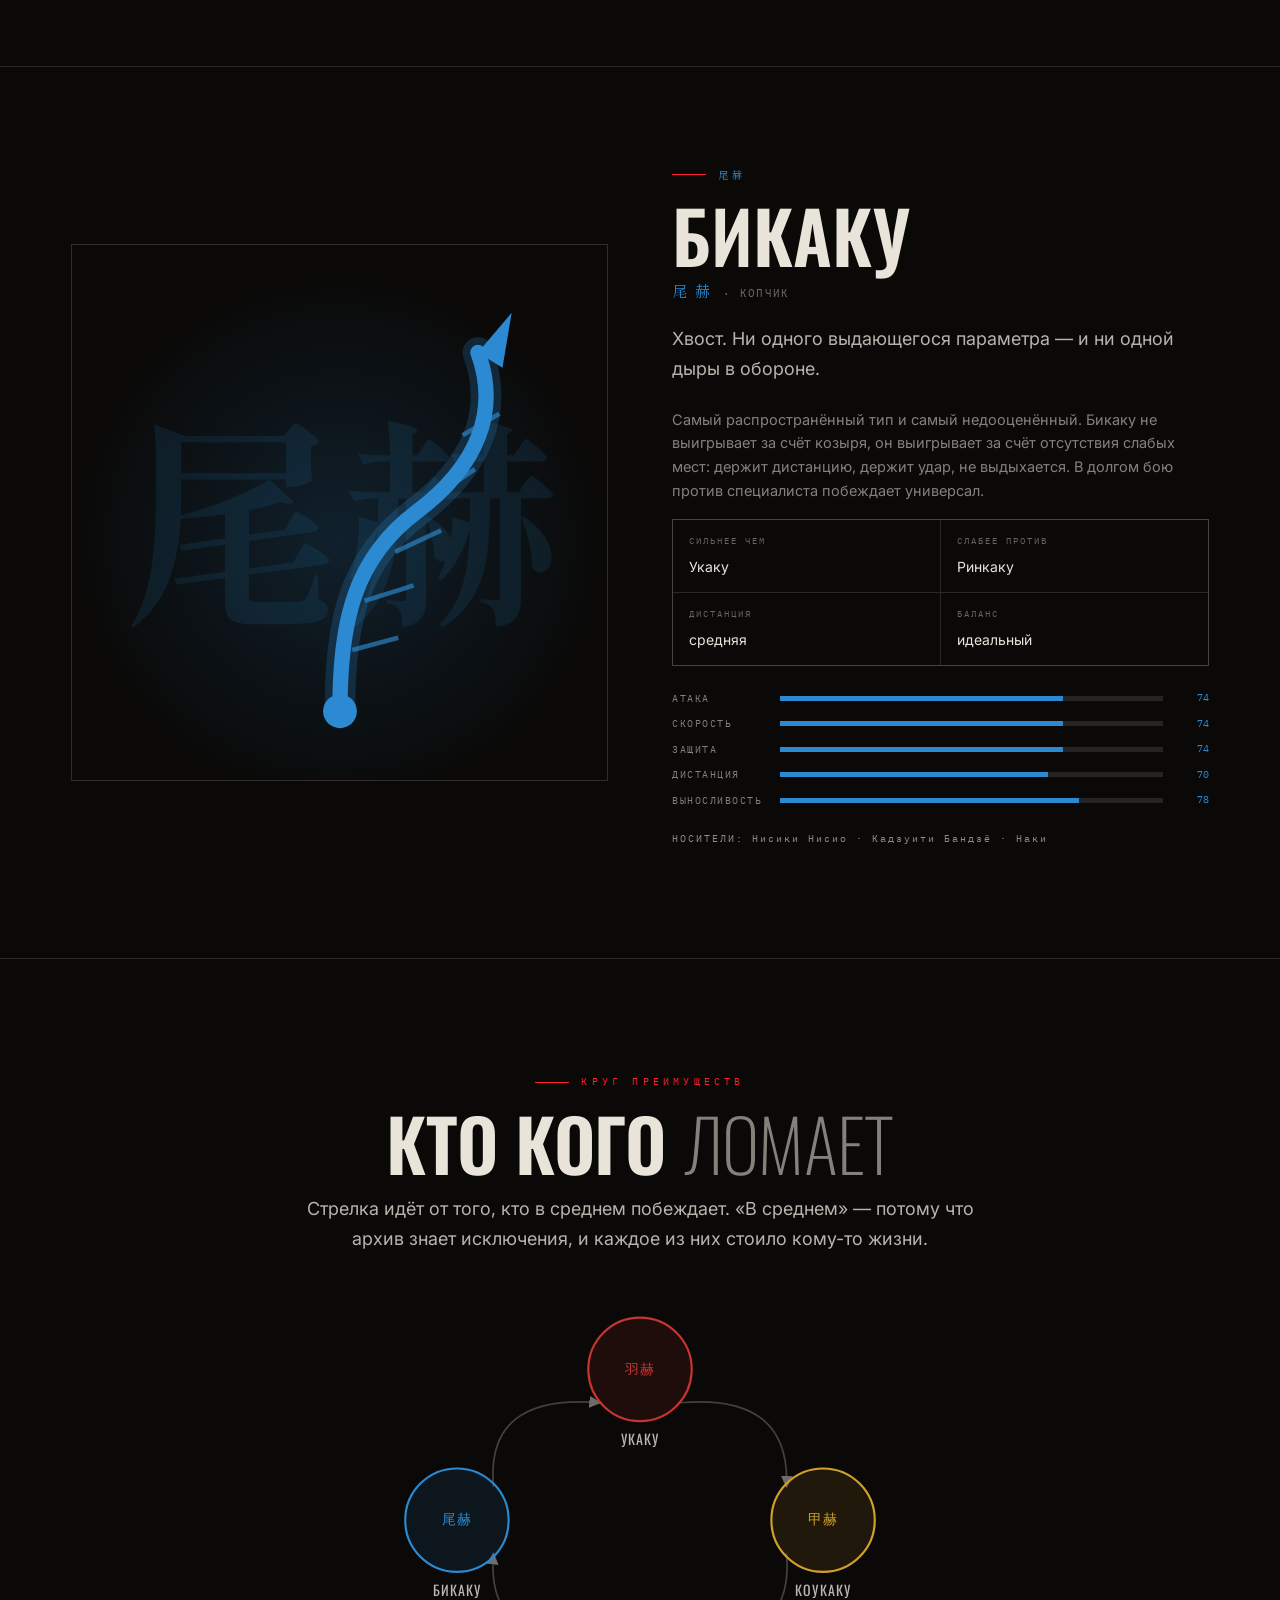
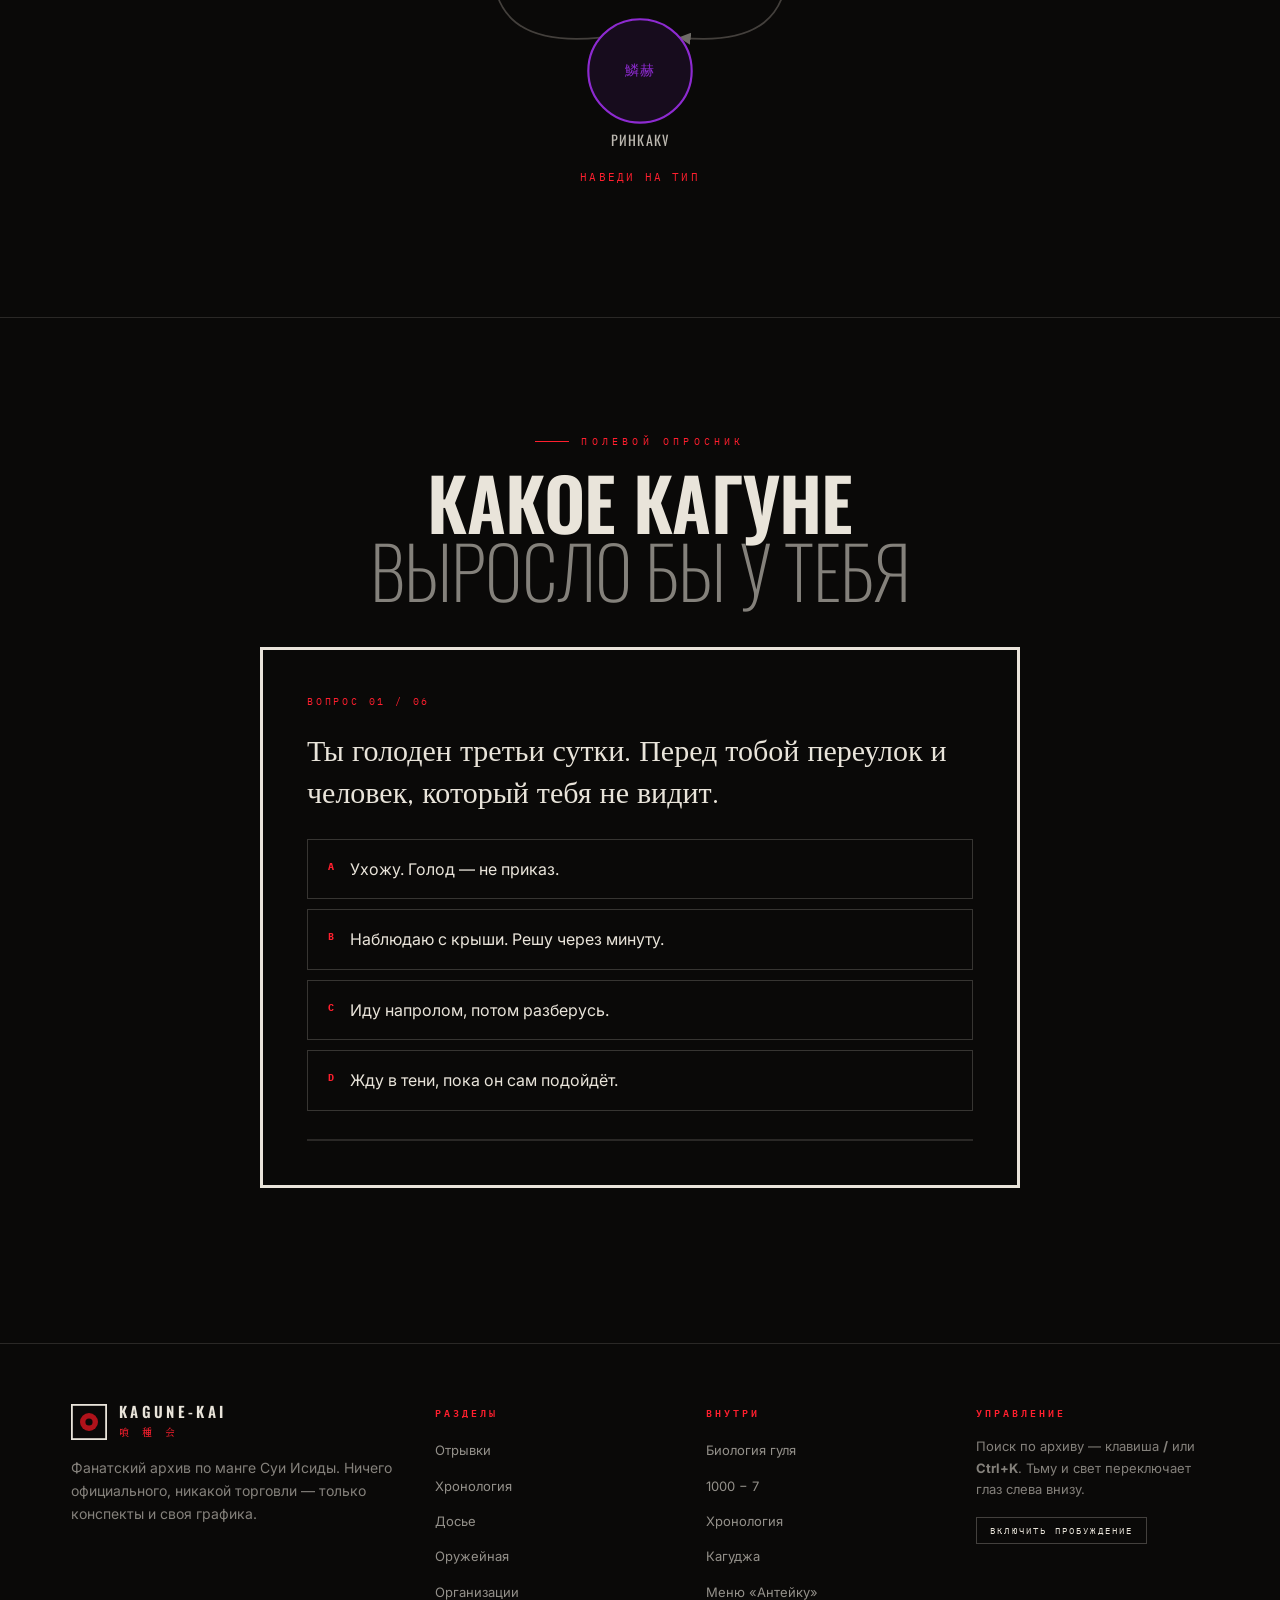
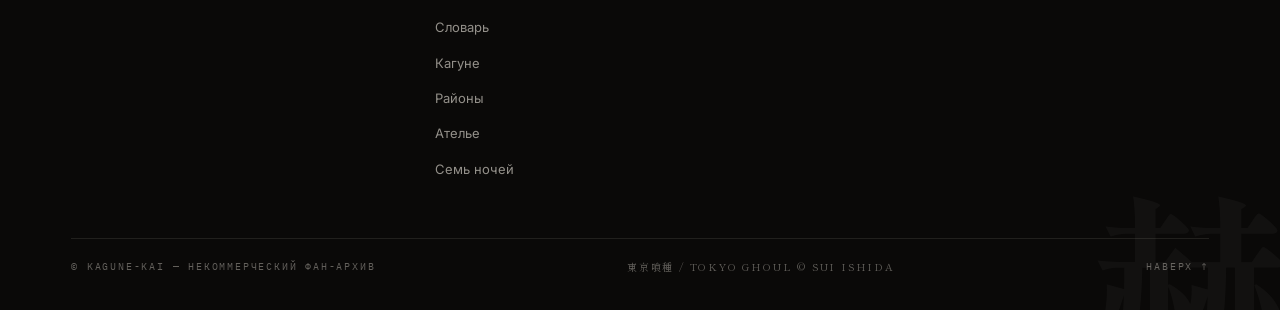
<file: kagune.html>
<!DOCTYPE html>
<html lang="ru">
<head>
<meta charset="utf-8">
<meta name="viewport" content="width=device-width, initial-scale=1">
<title>Кагуне — четыре типа · 喰種 KAGUNE-KAI</title>
<meta name="description" content="Укаку, коукаку, ринкаку, бикаку: разбор четырёх типов кагуне, круг преимуществ и тест «какое кагуне выросло бы у тебя».">
<meta name="theme-color" content="#0a0908">
<meta property="og:type" content="website">
<meta property="og:site_name" content="喰種 KAGUNE-KAI">
<meta property="og:locale" content="ru_RU">
<meta property="og:title" content="Кагуне — четыре типа · 喰種 KAGUNE-KAI">
<meta property="og:description" content="Укаку, коукаку, ринкаку, бикаку: разбор четырёх типов кагуне, круг преимуществ и тест «какое кагуне выросло бы у тебя».">
<meta property="og:url" content="https://imporeq.github.io/Ss/kagune.html">
<meta property="og:image" content="https://imporeq.github.io/Ss/assets/img/og.png">
<meta property="og:image:width" content="1200">
<meta property="og:image:height" content="630">
<meta name="twitter:card" content="summary_large_image">
<meta name="twitter:title" content="Кагуне — четыре типа · 喰種 KAGUNE-KAI">
<meta name="twitter:description" content="Укаку, коукаку, ринкаку, бикаку: разбор четырёх типов кагуне, круг преимуществ и тест «какое кагуне выросло бы у тебя».">
<meta name="twitter:image" content="https://imporeq.github.io/Ss/assets/img/og.png">
<link rel="manifest" href="manifest.json">
<link rel="apple-touch-icon" href="assets/img/apple-touch-icon.png">
<meta name="apple-mobile-web-app-title" content="Kagune-Kai">
<meta name="apple-mobile-web-app-capable" content="yes">
<meta name="apple-mobile-web-app-status-bar-style" content="black-translucent">
<link rel="preconnect" href="https://fonts.googleapis.com">
<link rel="preconnect" href="https://fonts.gstatic.com" crossorigin>
<link href="https://fonts.googleapis.com/css2?family=Oswald:wght@200;400;600;700&family=Shippori+Mincho:wght@400;700;800&family=IBM+Plex+Mono:wght@400;500&family=Inter:wght@300;400;500&display=swap" rel="stylesheet">
<link rel="stylesheet" href="assets/css/main.css">
<link rel="stylesheet" href="assets/css/pages.css">
<link rel="icon" href="data:image/svg+xml,%3Csvg xmlns='http://www.w3.org/2000/svg' viewBox='0 0 32 32'%3E%3Crect width='32' height='32' fill='%230a0908'/%3E%3Ccircle cx='16' cy='16' r='9' fill='%23b0121a'/%3E%3Ccircle cx='16' cy='16' r='3.5' fill='%230a0908'/%3E%3C/svg%3E">
</head>
<body>

<div class="cursor-dot" id="cur-dot"></div>
<div class="cursor-ring" id="cur-ring"></div>

<header class="topbar" id="topbar">
  <a class="brand" href="index.html">
    <svg class="brand-mark" viewBox="0 0 40 40" aria-hidden="true">
      <rect x="1" y="1" width="38" height="38" fill="none" stroke="currentColor" stroke-width="2"/>
      <circle cx="20" cy="20" r="10" fill="#b0121a"/><circle cx="20" cy="20" r="4" fill="#0a0908"/>
      <path d="M6 34 L34 6" stroke="currentColor" stroke-width="1" opacity=".35"/>
    </svg>
    <span class="brand-txt"><strong>Kagune-Kai</strong><span>喰 種 会</span></span>
  </a>
  <nav class="nav" id="nav"></nav>
  <button class="burger" id="burger" aria-label="Меню" aria-expanded="false"><span></span><span></span><span></span></button>
</header>

<aside class="rc-meter" aria-hidden="true">
  <span class="val" id="rc-val">000</span><span class="rail"><i class="fill" id="rc-fill"></i></span><span class="lbl">RC LEVEL</span>
</aside>

<main>
  <section class="page-head" data-kanji="赫子">
    <div class="wrap">
      <p class="crumbs"><a href="index.html">ГЛАВНАЯ</a> / КАГУНЕ</p>
      <h1>Четыре <span class="thin">кагуне</span></h1>
      <p class="h-jp jp">赫 子 の 四 型</p>
      <p class="lead" style="margin-top:26px">Кагуне — не оружие в руке, а орган. Он растёт из какухо, питается теми же RC-клетками, что и тело, и потому всегда честно показывает, кем ты являешься: осторожным, упрямым, безрассудным или ровным. Четыре типа, замкнутых друг на друге в круг, из которого нет выхода.</p>
    </div>
  </section>

  <div id="ktypes"></div>

  <section class="cycle">
    <div class="wrap">
      <p class="kicker" style="justify-content:center">Круг преимуществ</p>
      <h2 class="h-sect">Кто кого <span class="thin">ломает</span></h2>
      <p class="lead" style="margin:18px auto 0;text-align:center">Стрелка идёт от того, кто в среднем побеждает. «В среднем» — потому что архив знает исключения, и каждое из них стоило кому-то жизни.</p>
      <svg viewBox="0 0 520 420" id="cycle-svg" role="img" aria-label="Круг преимуществ типов кагуне"></svg>
      <p class="mono" id="cycle-note" style="margin-top:22px;font-size:11px;letter-spacing:.2em;min-height:2em;color:var(--accent)">НАВЕДИ НА ТИП</p>
    </div>
  </section>

  <section class="quiz" id="test">
    <div class="wrap">
      <p class="kicker" style="justify-content:center">Полевой опросник</p>
      <h2 class="h-sect" style="text-align:center">Какое кагуне<br><span class="thin">выросло бы у тебя</span></h2>
      <div class="quiz-box" id="quiz-box" style="margin-top:44px"></div>
    </div>
  </section>
</main>

<footer class="foot">
  <span class="foot-kanji jp" aria-hidden="true">赫</span>
  <div class="wrap">
    <div class="foot-grid" id="foot-grid"></div>
    <div class="foot-bot">
      <span>© KAGUNE-KAI — НЕКОММЕРЧЕСКИЙ ФАН-АРХИВ</span>
      <span class="jp">東京喰種 / TOKYO GHOUL © SUI ISHIDA</span>
      <span><a href="#top">НАВЕРХ ↑</a></span>
    </div>
  </div>
</footer>

<script src="assets/js/data.js"></script>
<script src="assets/js/core.js"></script>
<script src="assets/js/centipede.js"></script>
<script src="assets/js/kagune.js"></script>
<script src="assets/js/search.js"></script>
<script src="assets/js/fx.js"></script>
</body>
</html>
</file>
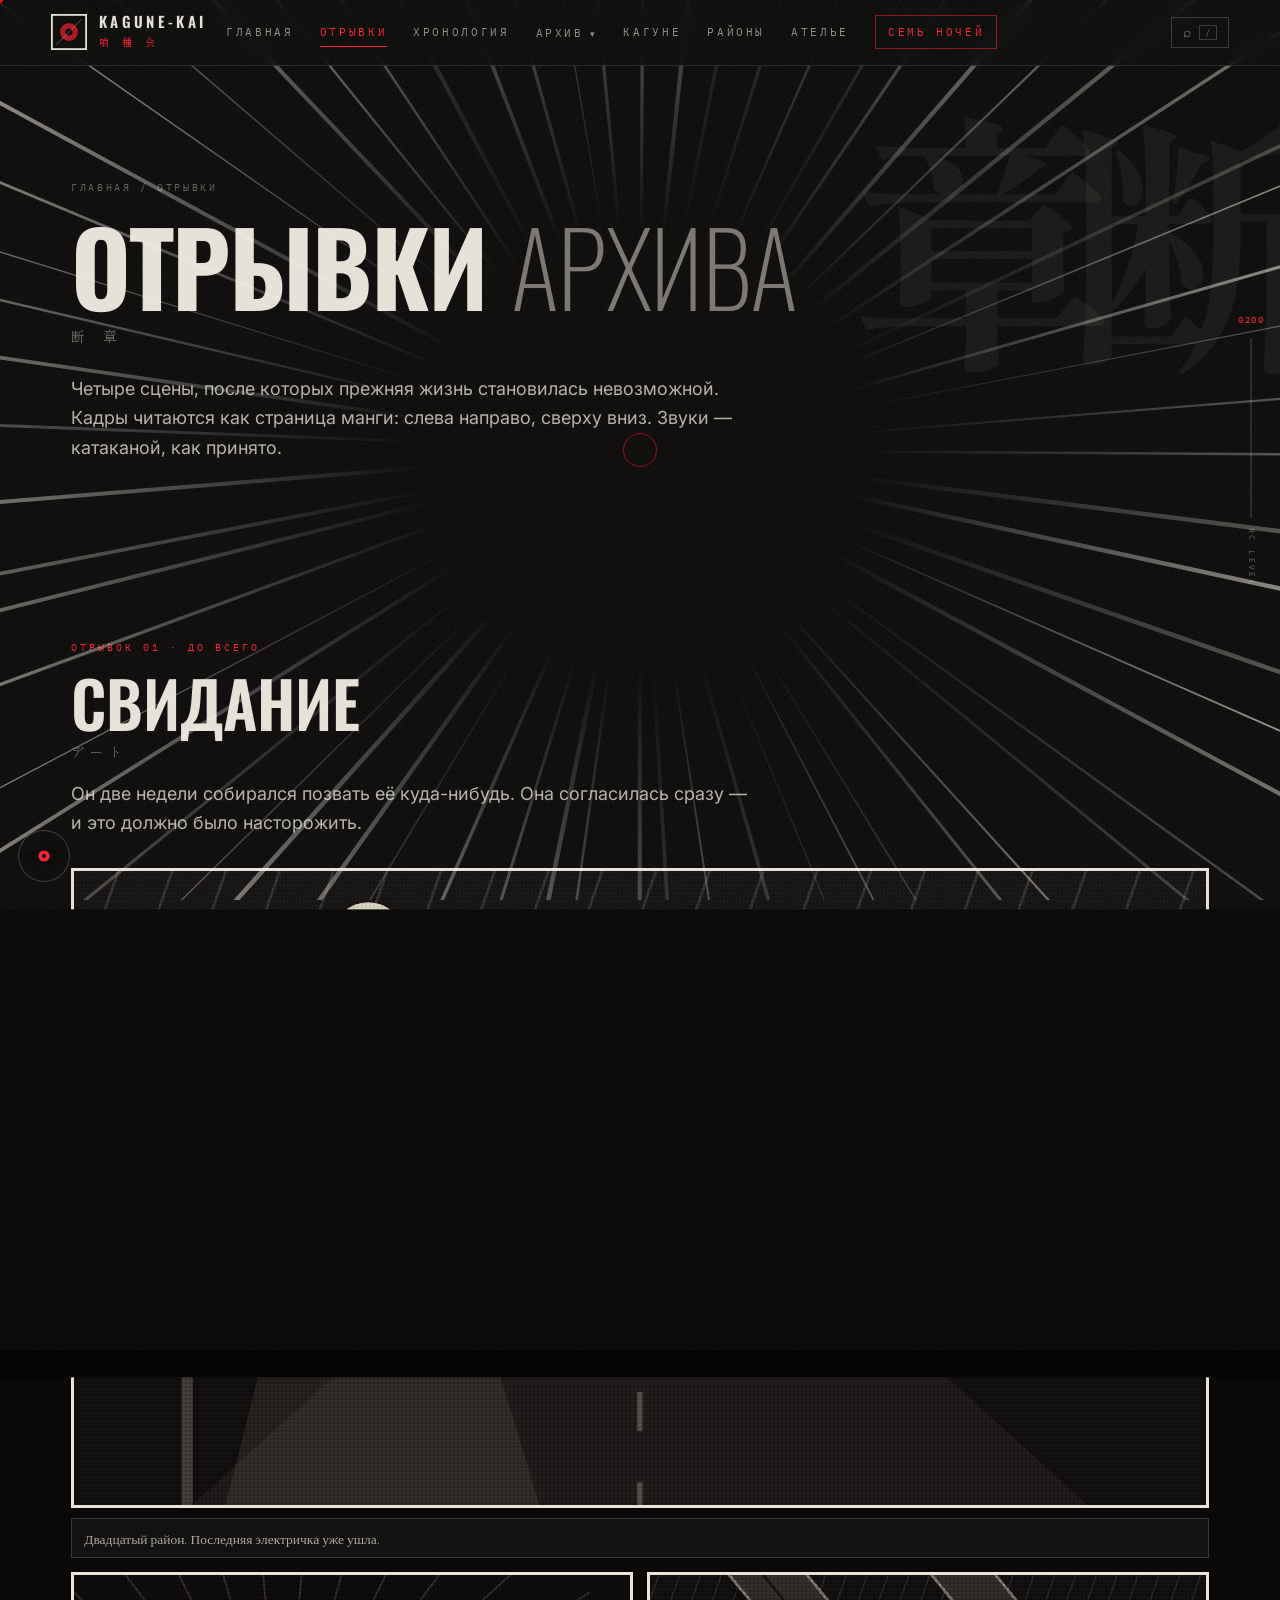
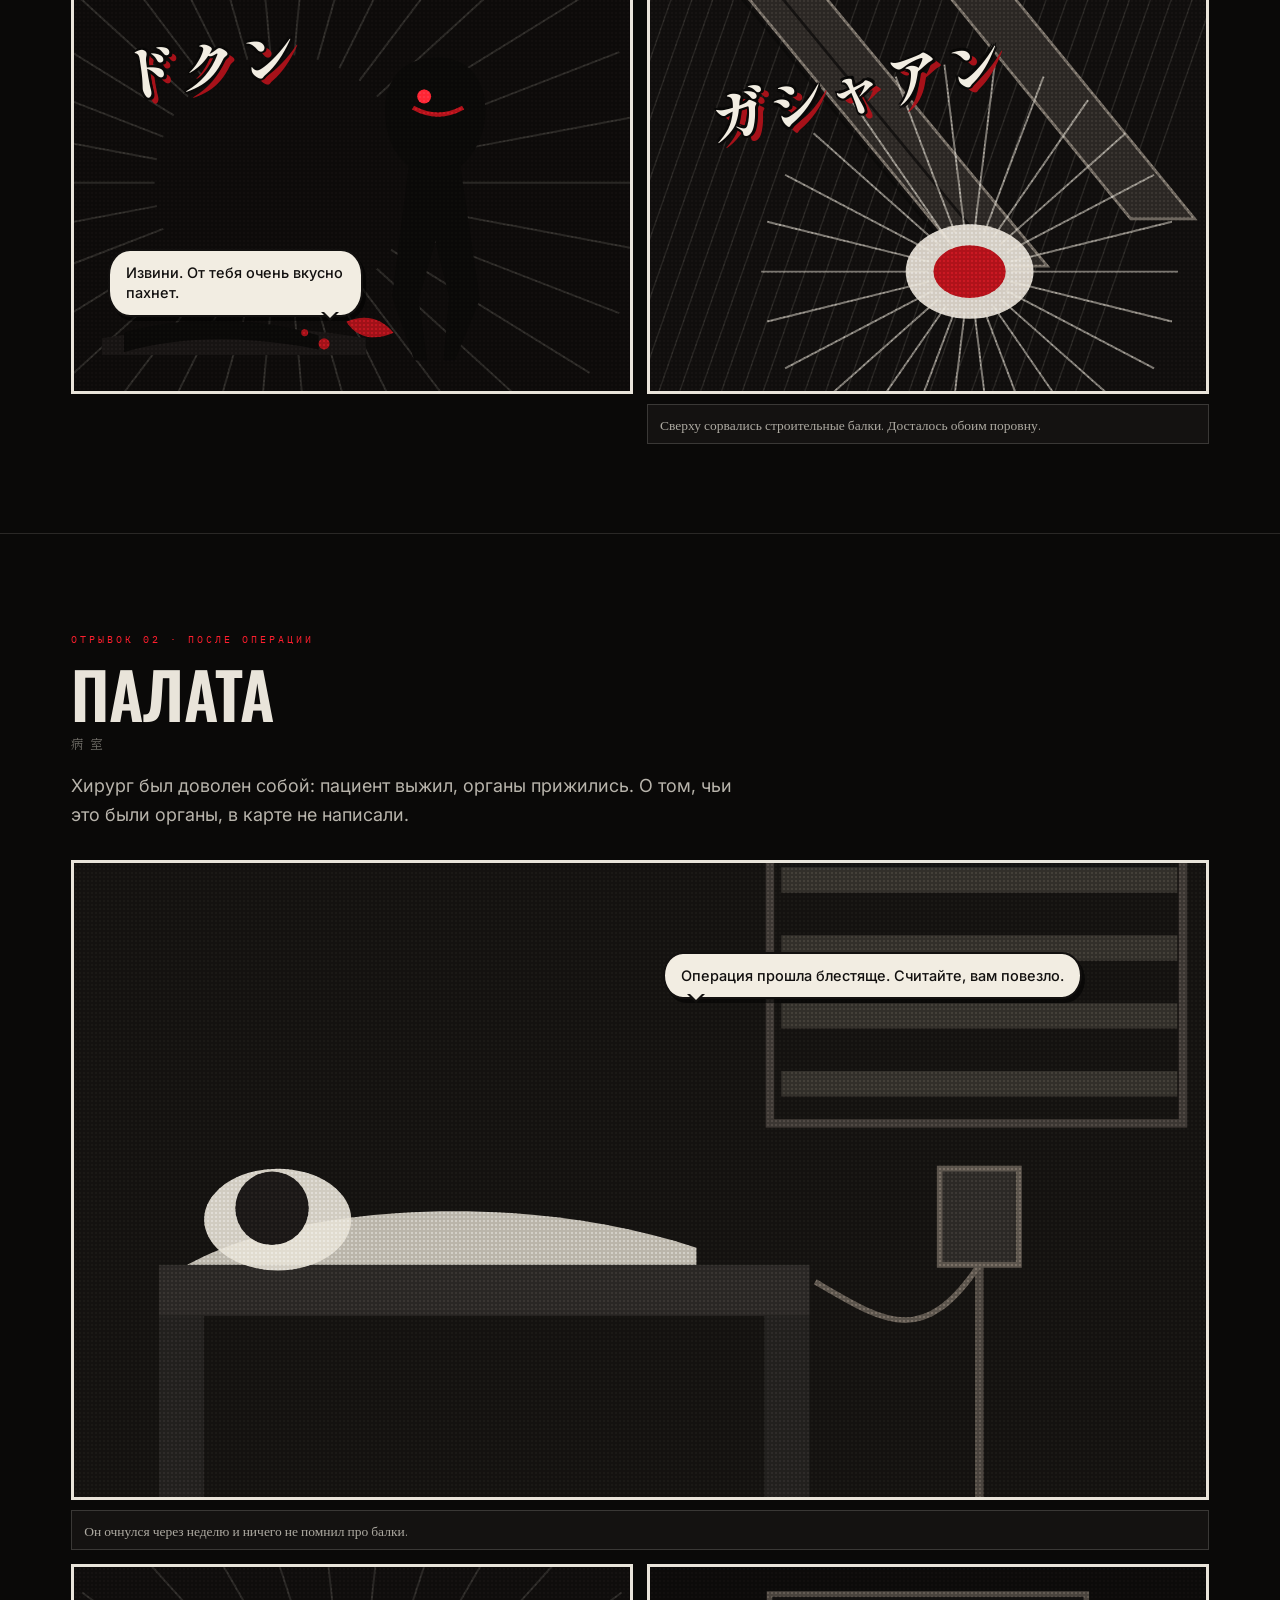
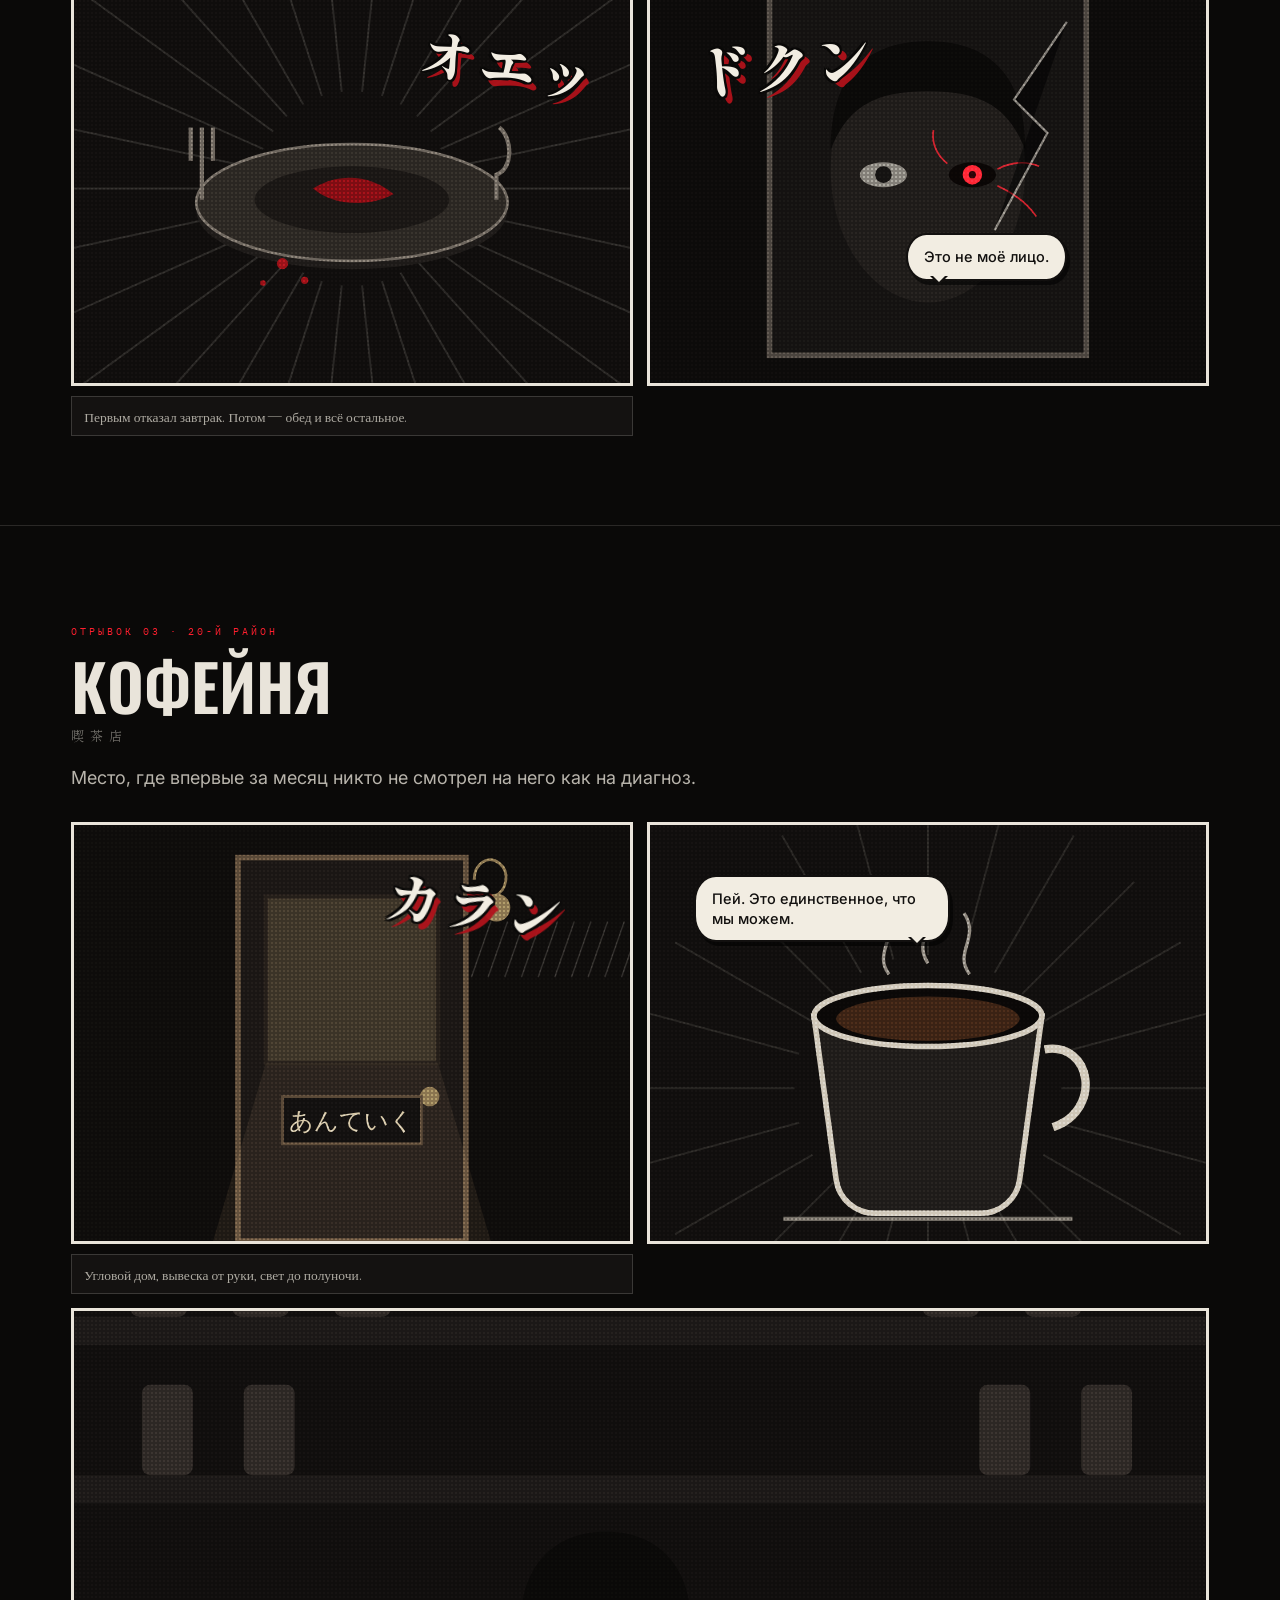
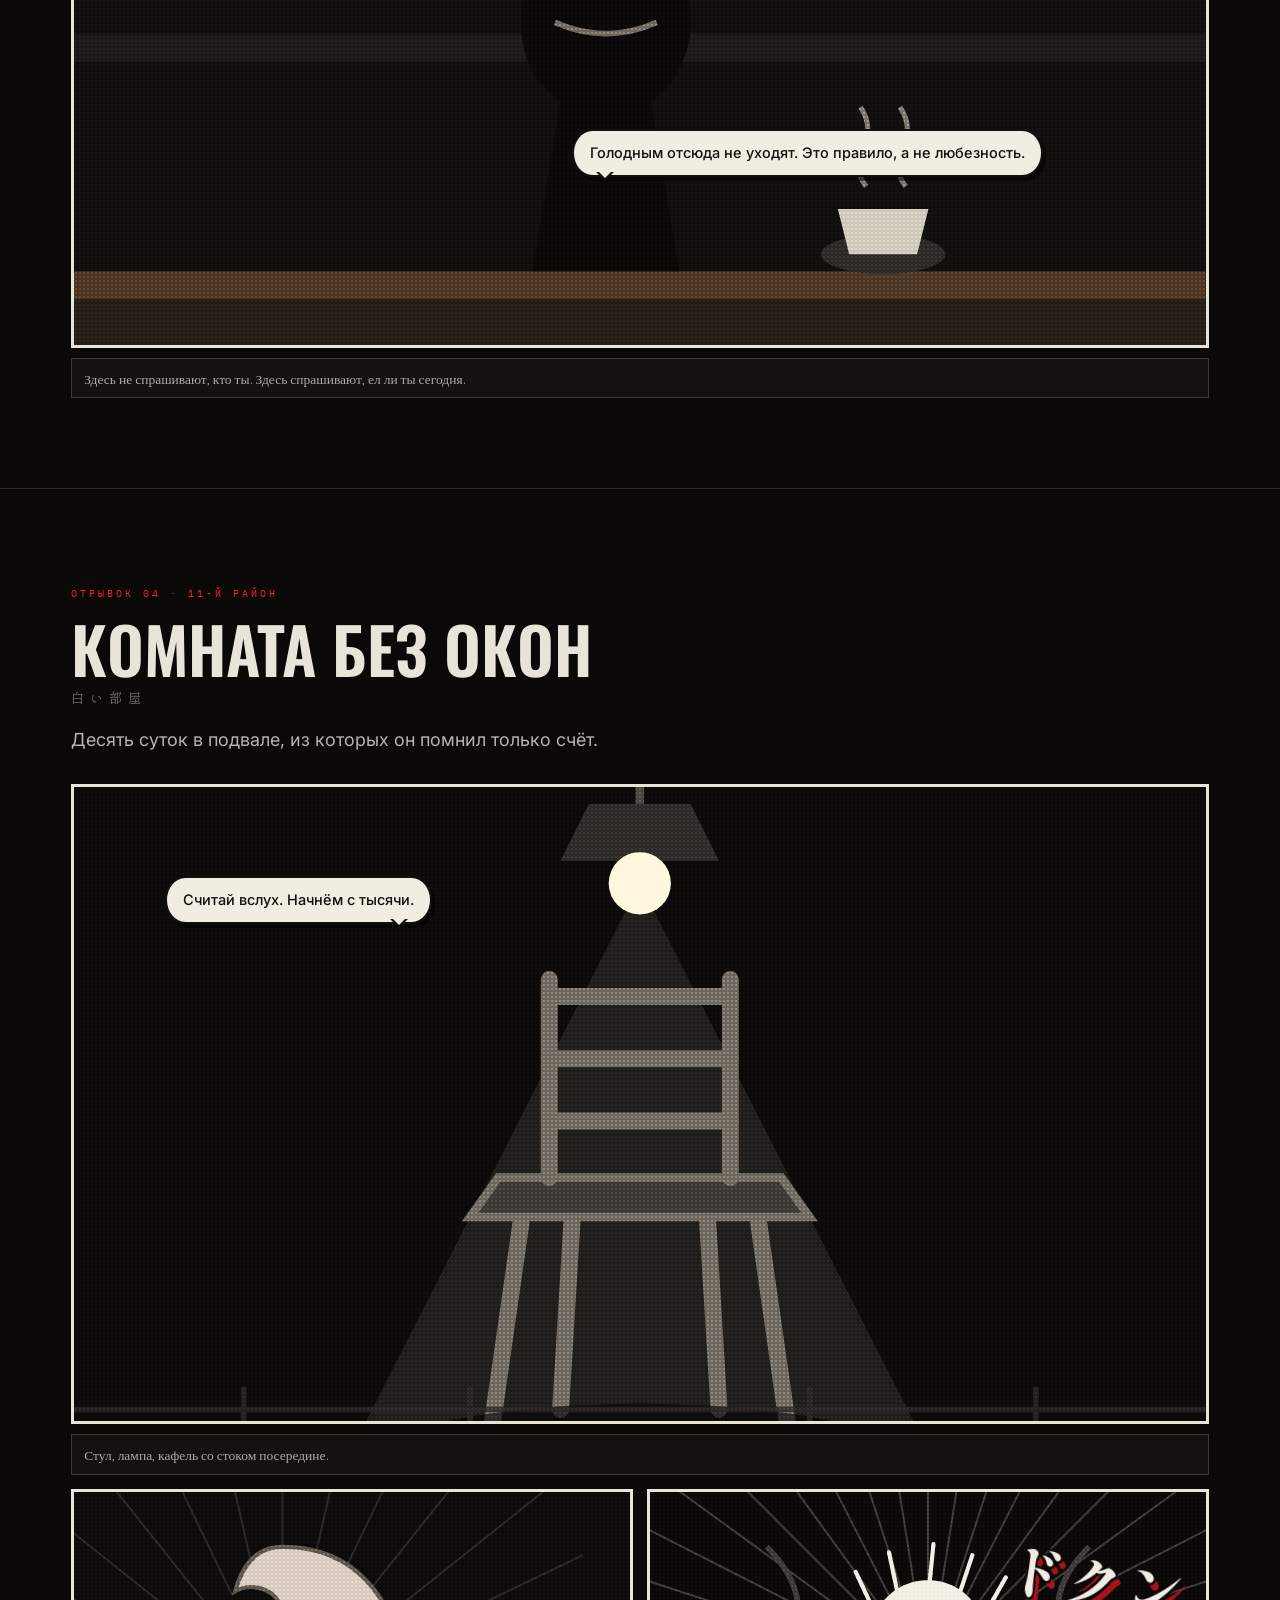
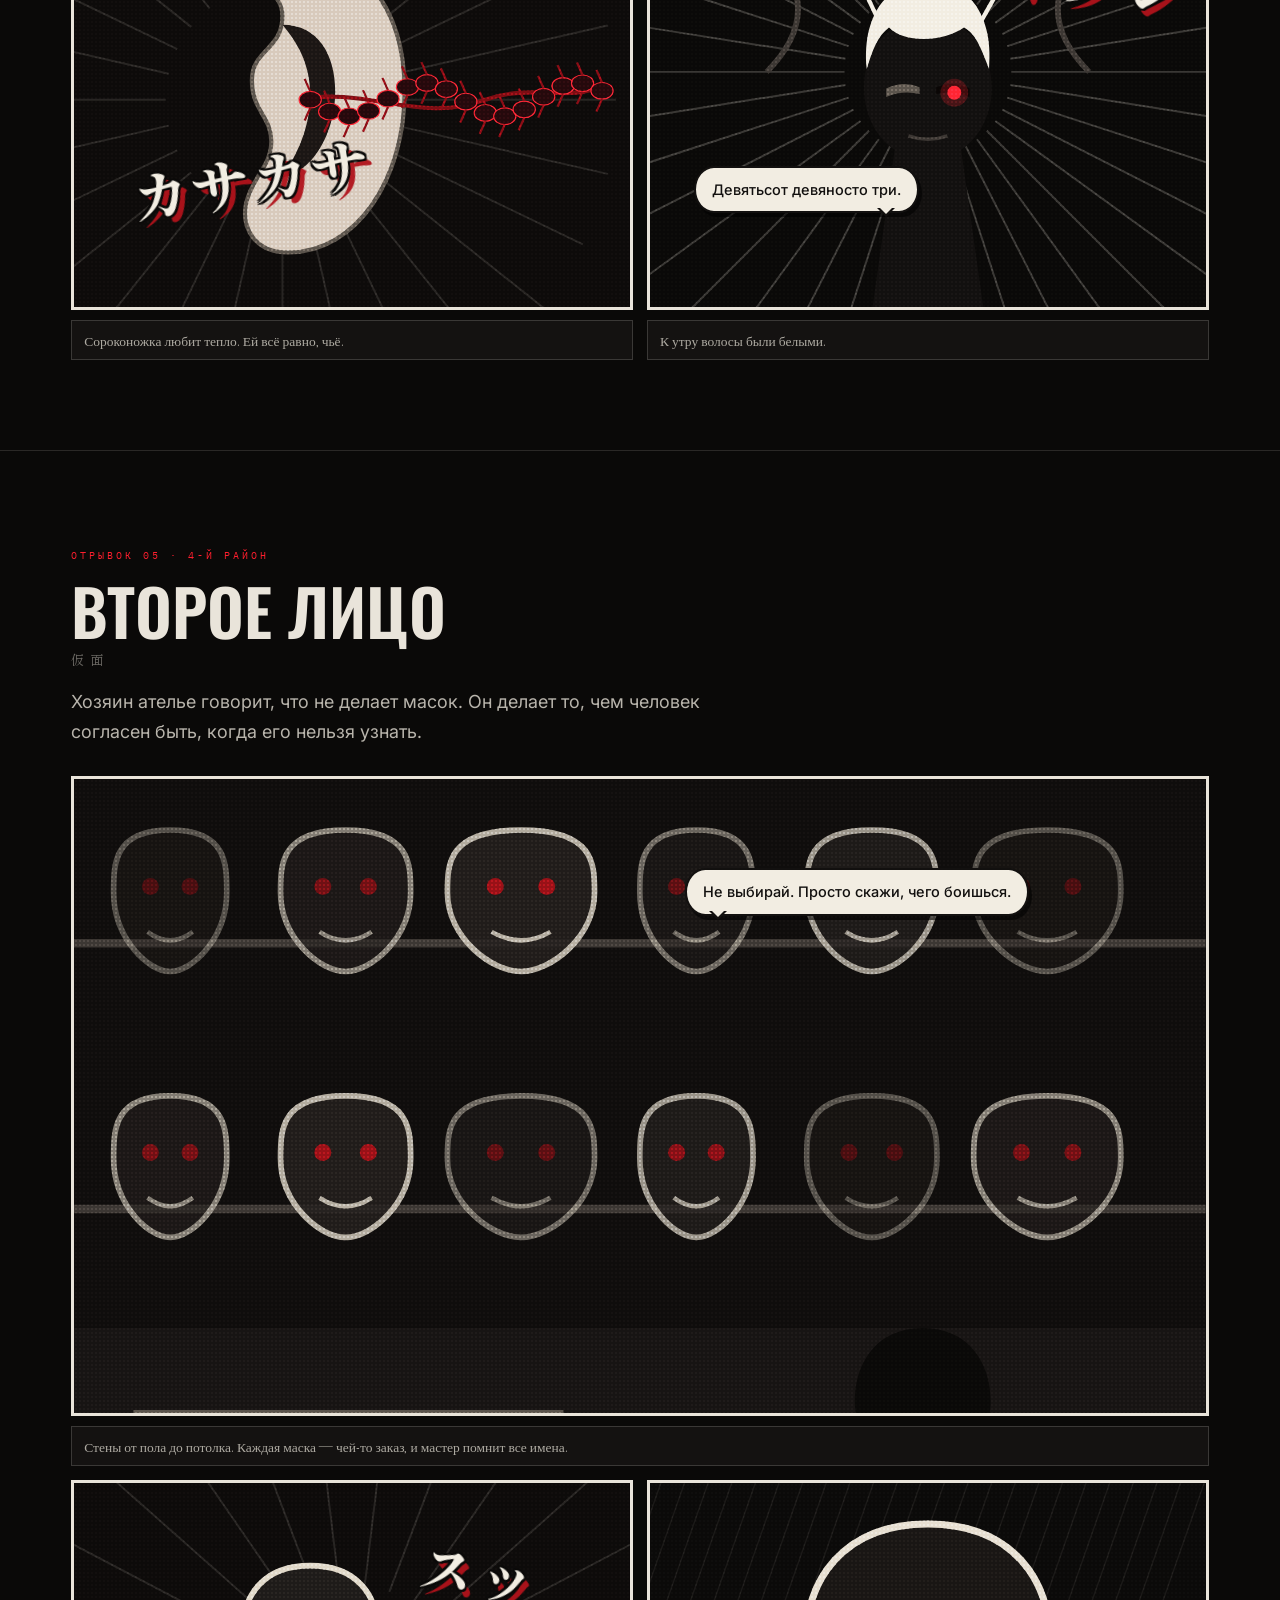
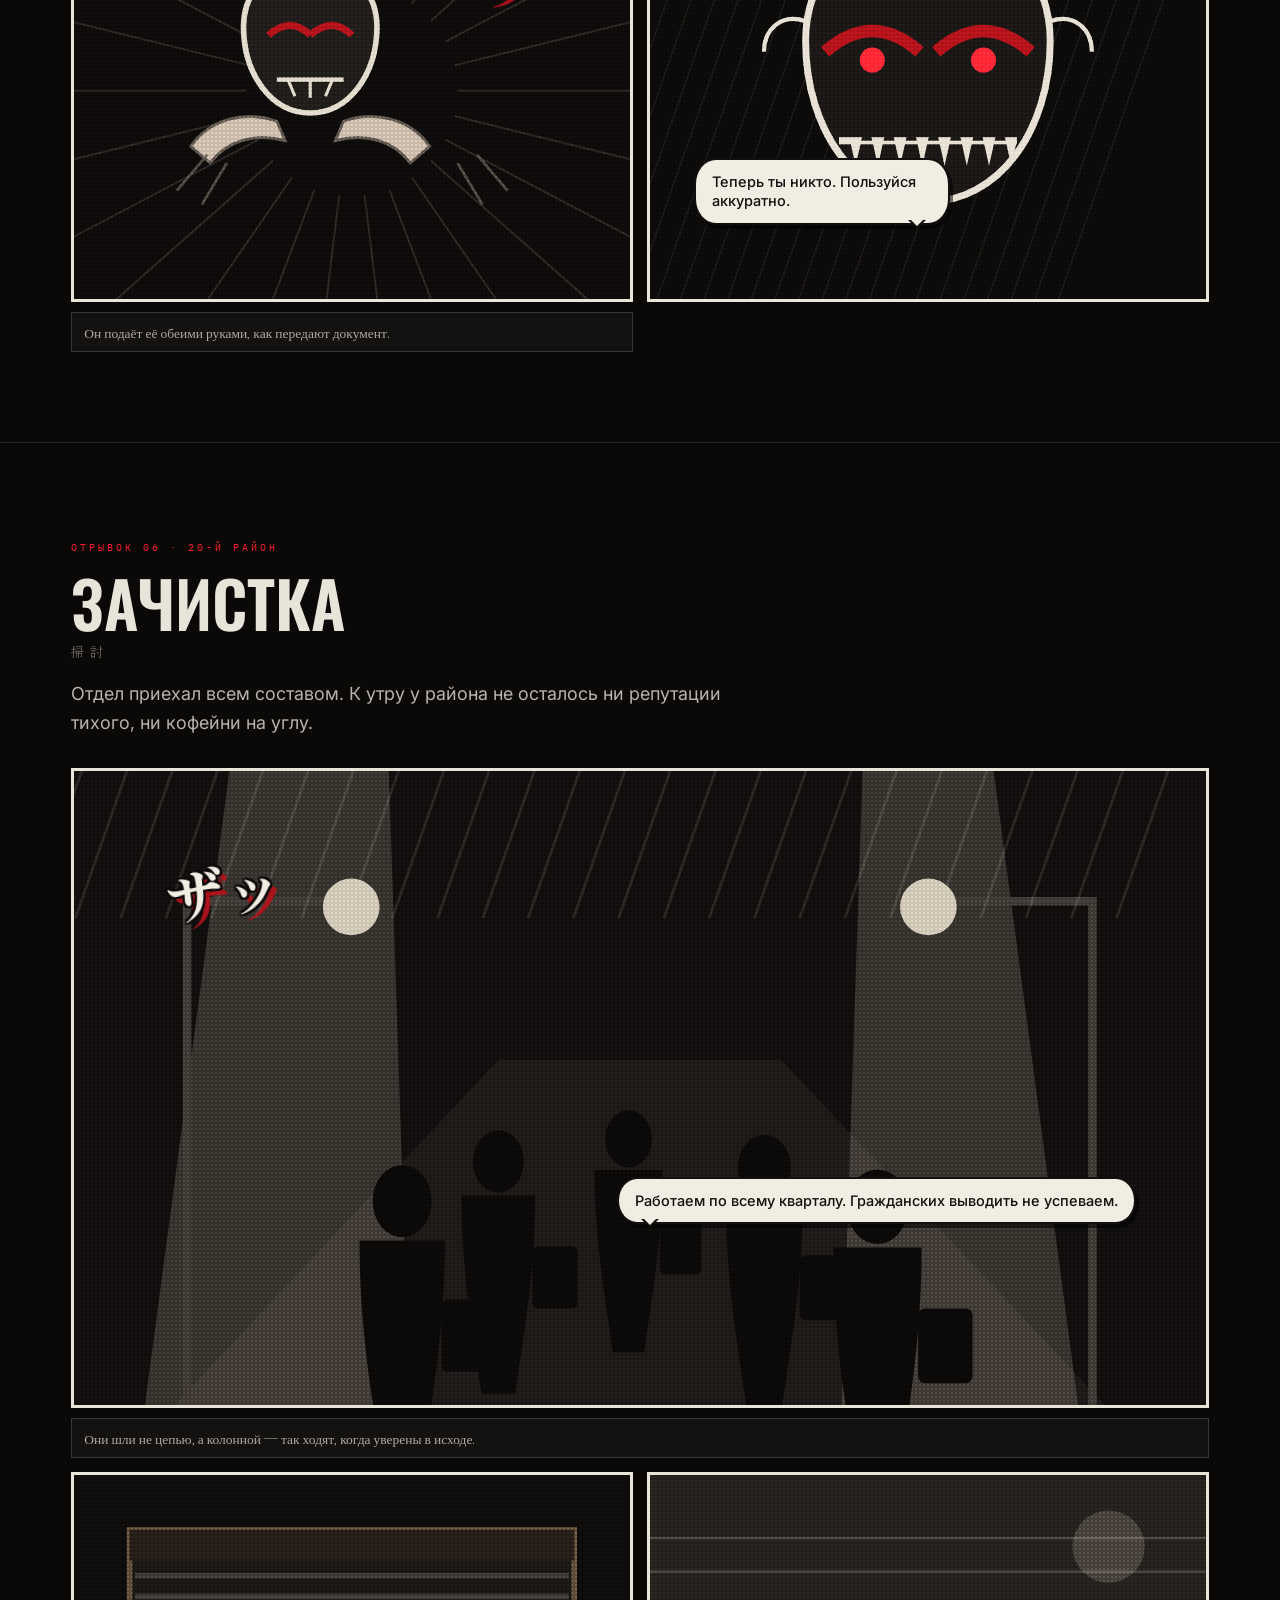
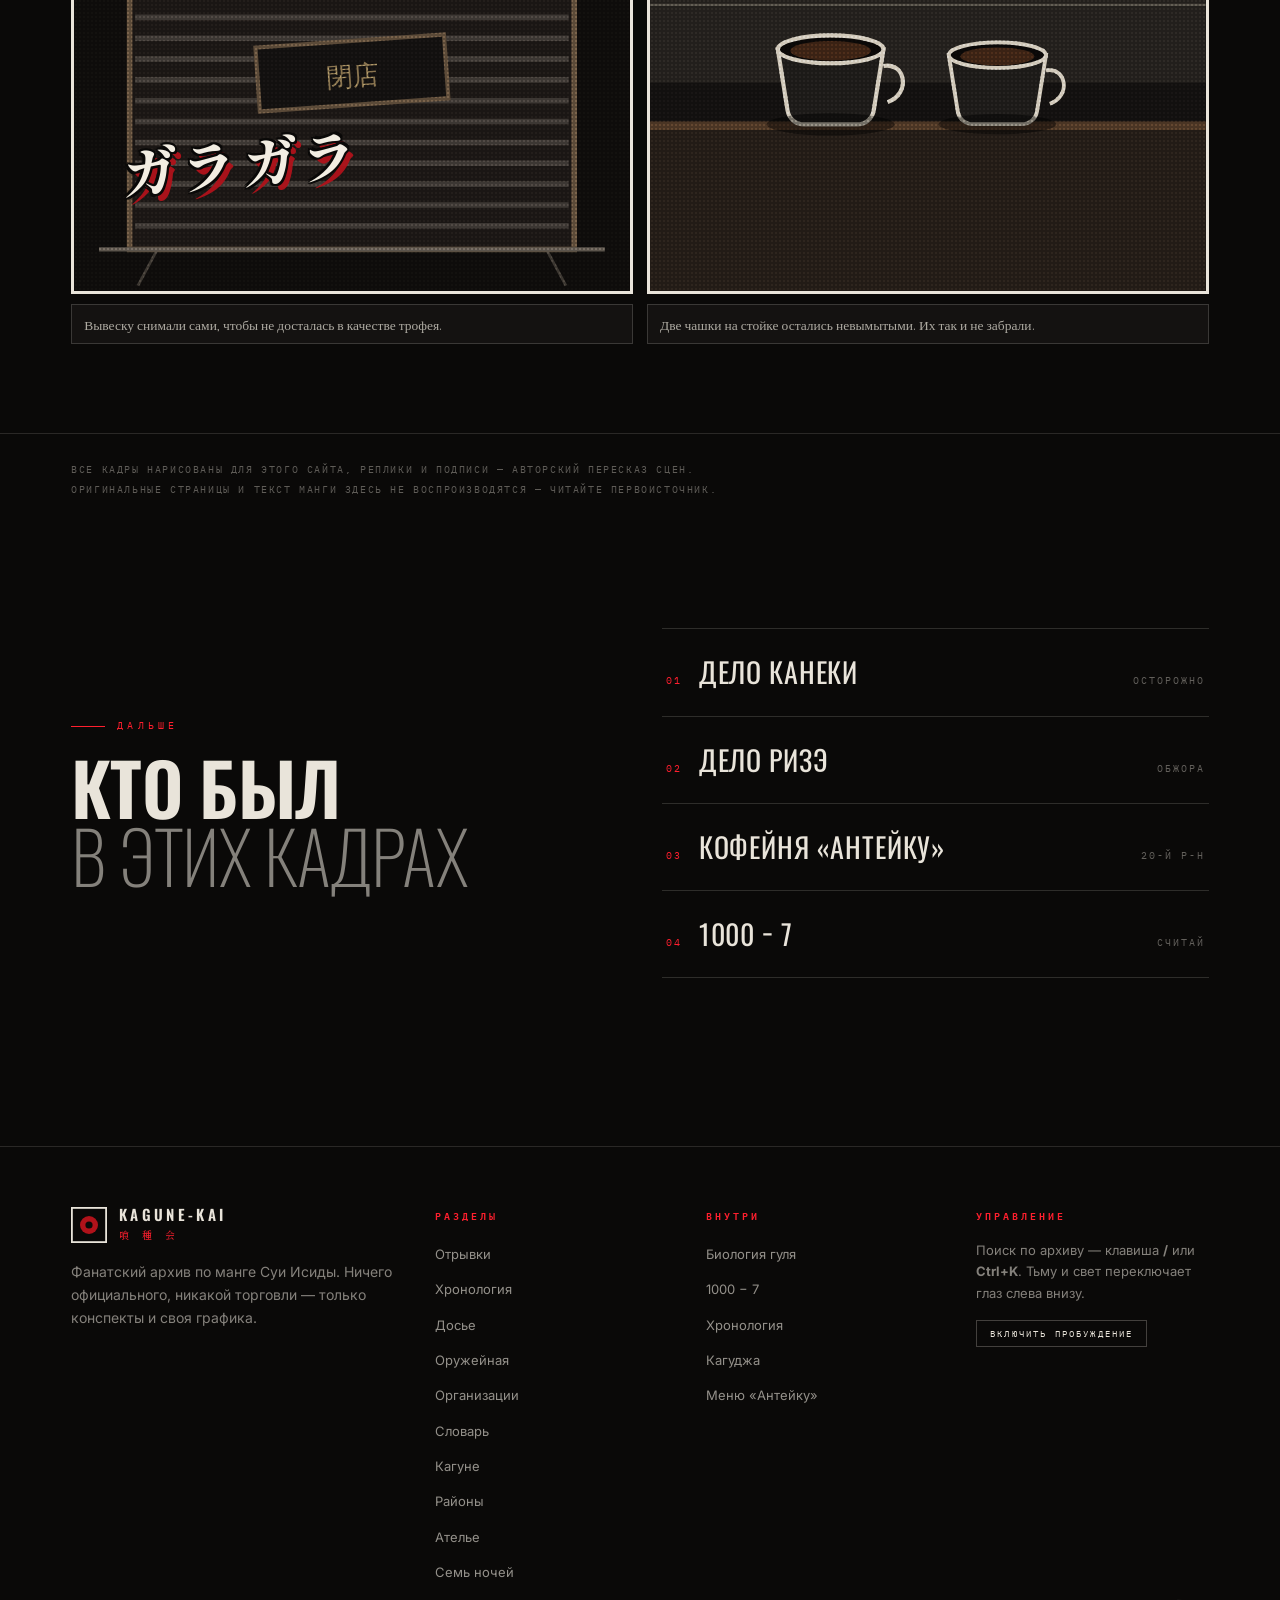
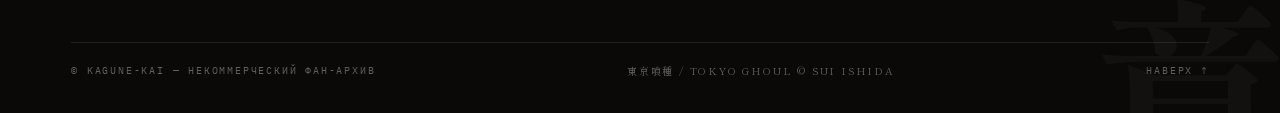
<file: manga.html>
<!DOCTYPE html>
<html lang="ru">
<head>
<meta charset="utf-8">
<meta name="viewport" content="width=device-width, initial-scale=1">
<title>Отрывки — кадры архива · 喰種 KAGUNE-KAI</title>
<meta name="description" content="Четыре ключевые сцены вселенной «Токийского гуля», пересказанные кадрами: свидание, палата, кофейня и комната без окон.">
<meta name="theme-color" content="#0a0908">
<meta property="og:type" content="website">
<meta property="og:site_name" content="喰種 KAGUNE-KAI">
<meta property="og:locale" content="ru_RU">
<meta property="og:title" content="Отрывки — кадры архива · 喰種 KAGUNE-KAI">
<meta property="og:description" content="Четыре ключевые сцены вселенной «Токийского гуля», пересказанные кадрами: свидание, палата, кофейня и комната без окон.">
<meta property="og:url" content="https://imporeq.github.io/Ss/manga.html">
<meta property="og:image" content="https://imporeq.github.io/Ss/assets/img/og.png">
<meta property="og:image:width" content="1200">
<meta property="og:image:height" content="630">
<meta name="twitter:card" content="summary_large_image">
<meta name="twitter:title" content="Отрывки — кадры архива · 喰種 KAGUNE-KAI">
<meta name="twitter:description" content="Четыре ключевые сцены вселенной «Токийского гуля», пересказанные кадрами: свидание, палата, кофейня и комната без окон.">
<meta name="twitter:image" content="https://imporeq.github.io/Ss/assets/img/og.png">
<link rel="manifest" href="manifest.json">
<link rel="apple-touch-icon" href="assets/img/apple-touch-icon.png">
<meta name="apple-mobile-web-app-title" content="Kagune-Kai">
<meta name="apple-mobile-web-app-capable" content="yes">
<meta name="apple-mobile-web-app-status-bar-style" content="black-translucent">
<link rel="preconnect" href="https://fonts.googleapis.com">
<link rel="preconnect" href="https://fonts.gstatic.com" crossorigin>
<link href="https://fonts.googleapis.com/css2?family=Oswald:wght@200;400;600;700&family=Shippori+Mincho:wght@400;700;800&family=IBM+Plex+Mono:wght@400;500&family=Inter:wght@300;400;500&display=swap" rel="stylesheet">
<link rel="stylesheet" href="assets/css/main.css">
<link rel="stylesheet" href="assets/css/pages.css">
<link rel="icon" href="data:image/svg+xml,%3Csvg xmlns='http://www.w3.org/2000/svg' viewBox='0 0 32 32'%3E%3Crect width='32' height='32' fill='%230a0908'/%3E%3Ccircle cx='16' cy='16' r='9' fill='%23b0121a'/%3E%3Ccircle cx='16' cy='16' r='3.5' fill='%230a0908'/%3E%3C/svg%3E">
</head>
<body>

<div class="cursor-dot" id="cur-dot"></div>
<div class="cursor-ring" id="cur-ring"></div>

<header class="topbar" id="topbar">
  <a class="brand" href="index.html">
    <svg class="brand-mark" viewBox="0 0 40 40" aria-hidden="true">
      <rect x="1" y="1" width="38" height="38" fill="none" stroke="currentColor" stroke-width="2"/>
      <circle cx="20" cy="20" r="10" fill="#b0121a"/><circle cx="20" cy="20" r="4" fill="#0a0908"/>
      <path d="M6 34 L34 6" stroke="currentColor" stroke-width="1" opacity=".35"/>
    </svg>
    <span class="brand-txt"><strong>Kagune-Kai</strong><span>喰 種 会</span></span>
  </a>
  <nav class="nav" id="nav"></nav>
  <button class="burger" id="burger" aria-label="Меню" aria-expanded="false"><span></span><span></span><span></span></button>
</header>

<aside class="rc-meter" aria-hidden="true">
  <span class="val" id="rc-val">000</span><span class="rail"><i class="fill" id="rc-fill"></i></span><span class="lbl">RC LEVEL</span>
</aside>

<main>
  <section class="page-head" data-kanji="断章">
    <div class="wrap">
      <p class="crumbs"><a href="index.html">ГЛАВНАЯ</a> / ОТРЫВКИ</p>
      <h1>Отрывки <span class="thin">архива</span></h1>
      <p class="h-jp jp">断 章</p>
      <p class="lead" style="margin-top:26px">Четыре сцены, после которых прежняя жизнь становилась невозможной. Кадры читаются как страница манги: слева направо, сверху вниз. Звуки — катаканой, как принято.</p>
    </div>
  </section>

  <div id="manga"></div>

  <p class="mnote-legal">
    ВСЕ КАДРЫ НАРИСОВАНЫ ДЛЯ ЭТОГО САЙТА, РЕПЛИКИ И ПОДПИСИ — АВТОРСКИЙ ПЕРЕСКАЗ СЦЕН.<br>
    ОРИГИНАЛЬНЫЕ СТРАНИЦЫ И ТЕКСТ МАНГИ ЗДЕСЬ НЕ ВОСПРОИЗВОДЯТСЯ — ЧИТАЙТЕ ПЕРВОИСТОЧНИК.
  </p>

  <section class="cta">
    <div class="wrap cta-in">
      <div>
        <p class="kicker">Дальше</p>
        <h2 class="h-sect">Кто был<br><span class="thin">в этих кадрах</span></h2>
      </div>
      <div class="cta-links">
        <a href="characters.html#kaneki"><span class="mono">01</span> Дело Канеки <em>осторожно</em></a>
        <a href="characters.html#rize"><span class="mono">02</span> Дело Ризэ <em>обжора</em></a>
        <a href="wards.html#anteiku"><span class="mono">03</span> Кофейня «Антейку» <em>20-й р-н</em></a>
        <a href="index.html#count"><span class="mono">04</span> 1000 − 7 <em>считай</em></a>
      </div>
    </div>
  </section>
</main>

<footer class="foot">
  <span class="foot-kanji jp" aria-hidden="true">章</span>
  <div class="wrap">
    <div class="foot-grid" id="foot-grid"></div>
    <div class="foot-bot">
      <span>© KAGUNE-KAI — НЕКОММЕРЧЕСКИЙ ФАН-АРХИВ</span>
      <span class="jp">東京喰種 / TOKYO GHOUL © SUI ISHIDA</span>
      <span><a href="#top">НАВЕРХ ↑</a></span>
    </div>
  </div>
</footer>

<script src="assets/js/data.js"></script>
<script src="assets/js/core.js"></script>
<script src="assets/js/centipede.js"></script>
<script src="assets/js/manga.js"></script>
<script src="assets/js/search.js"></script>
<script src="assets/js/fx.js"></script>
</body>
</html>
</file>
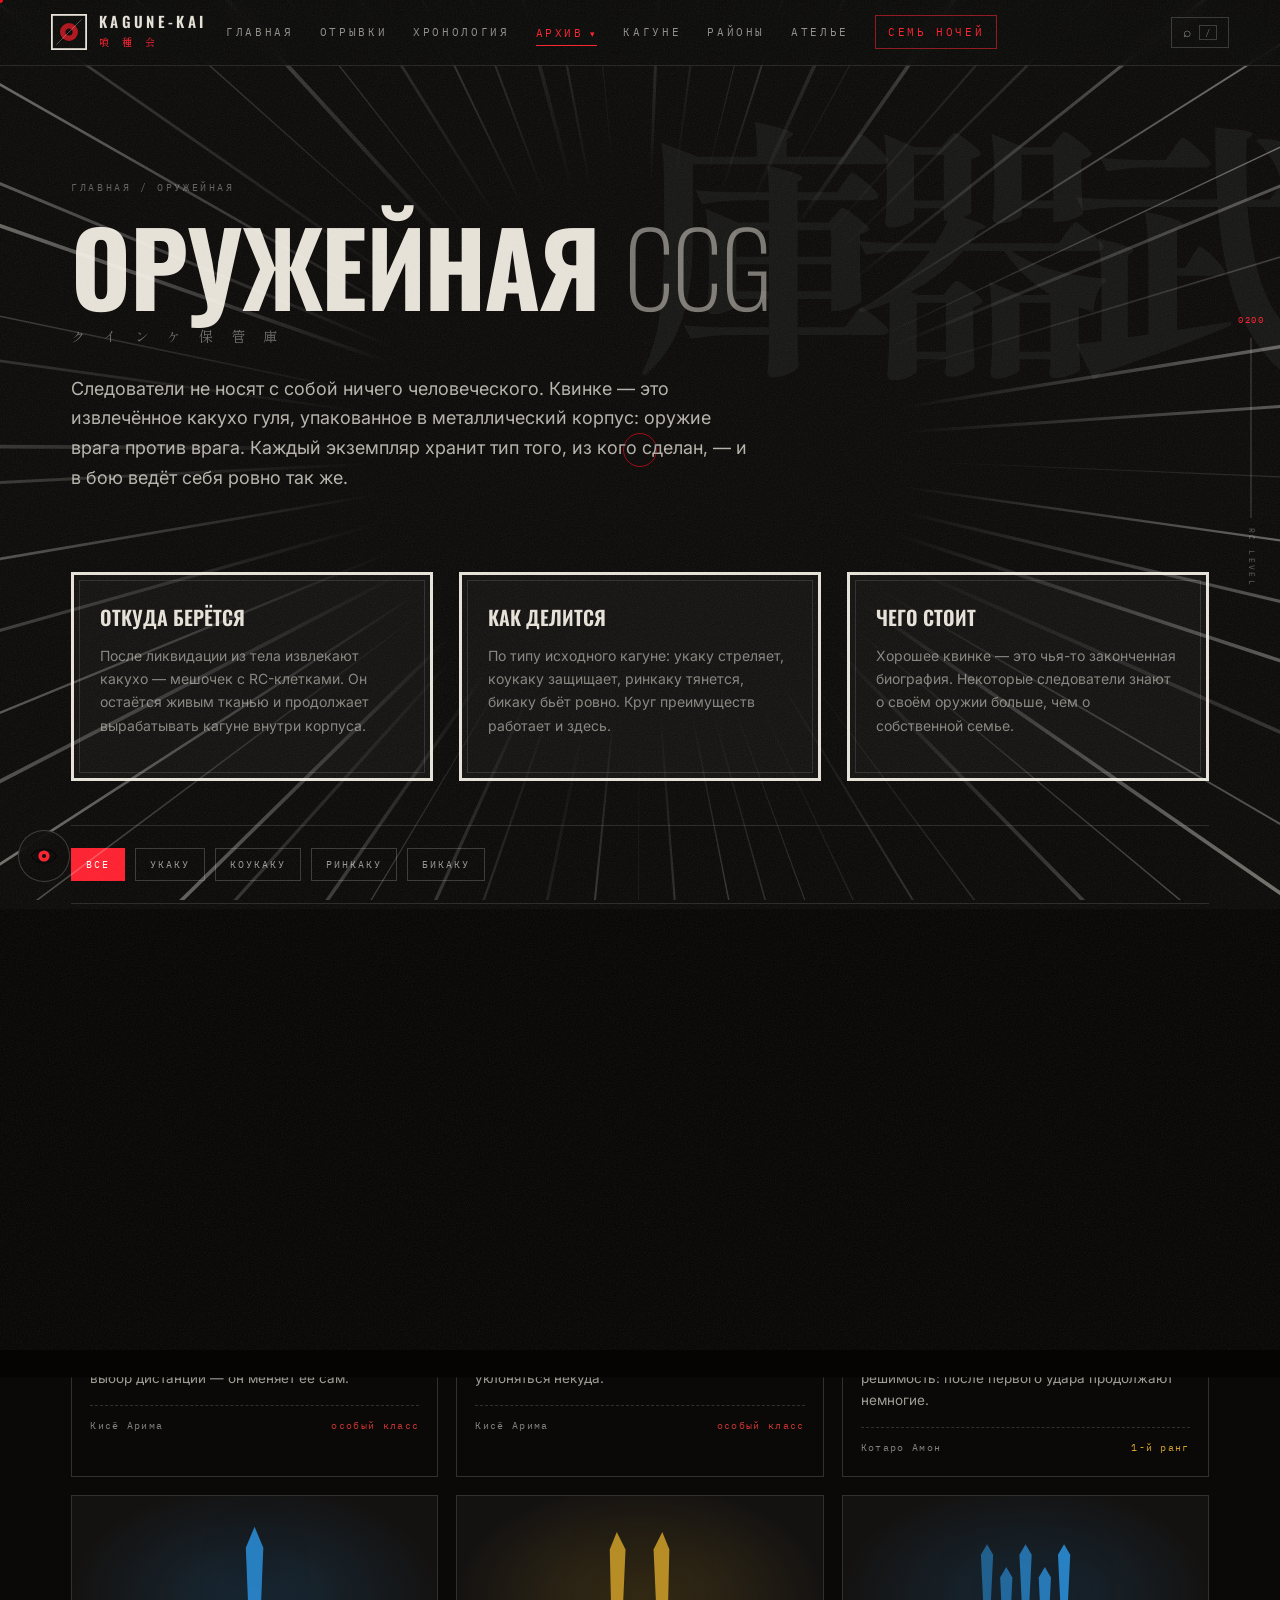
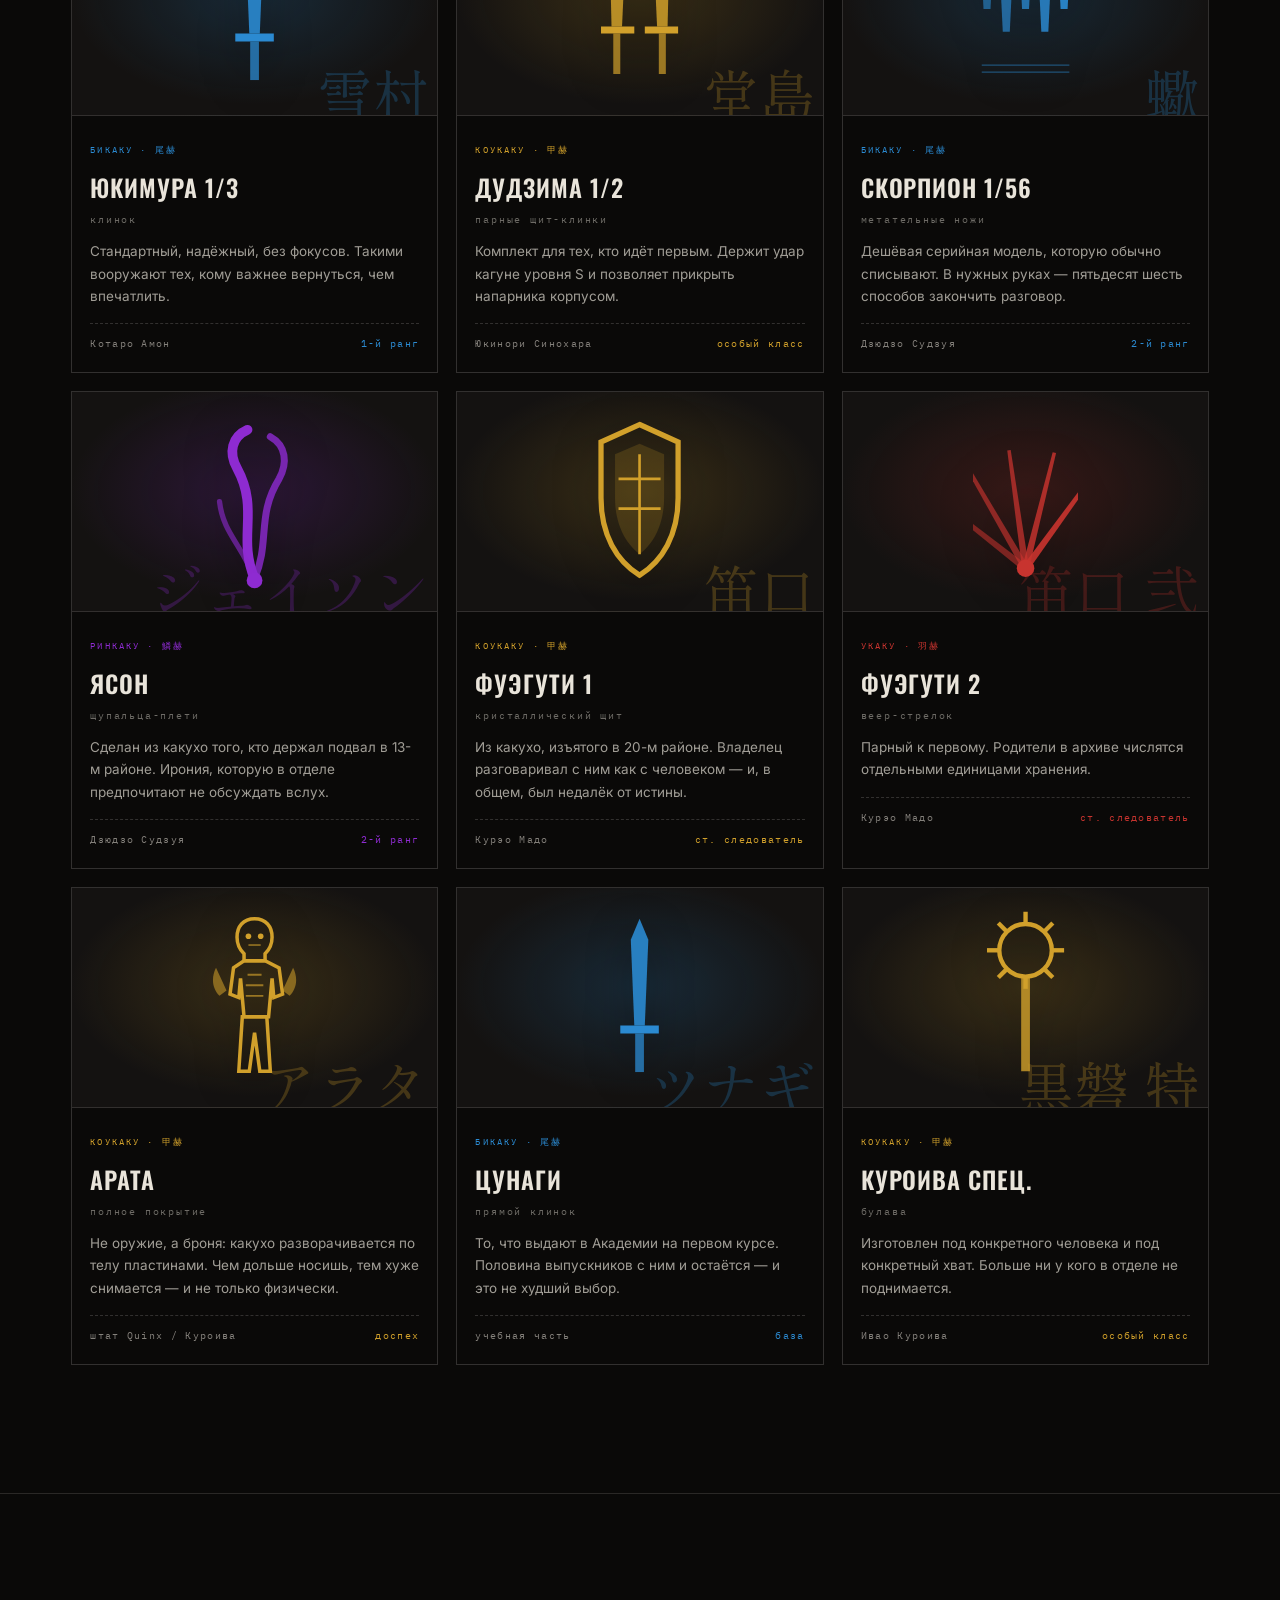
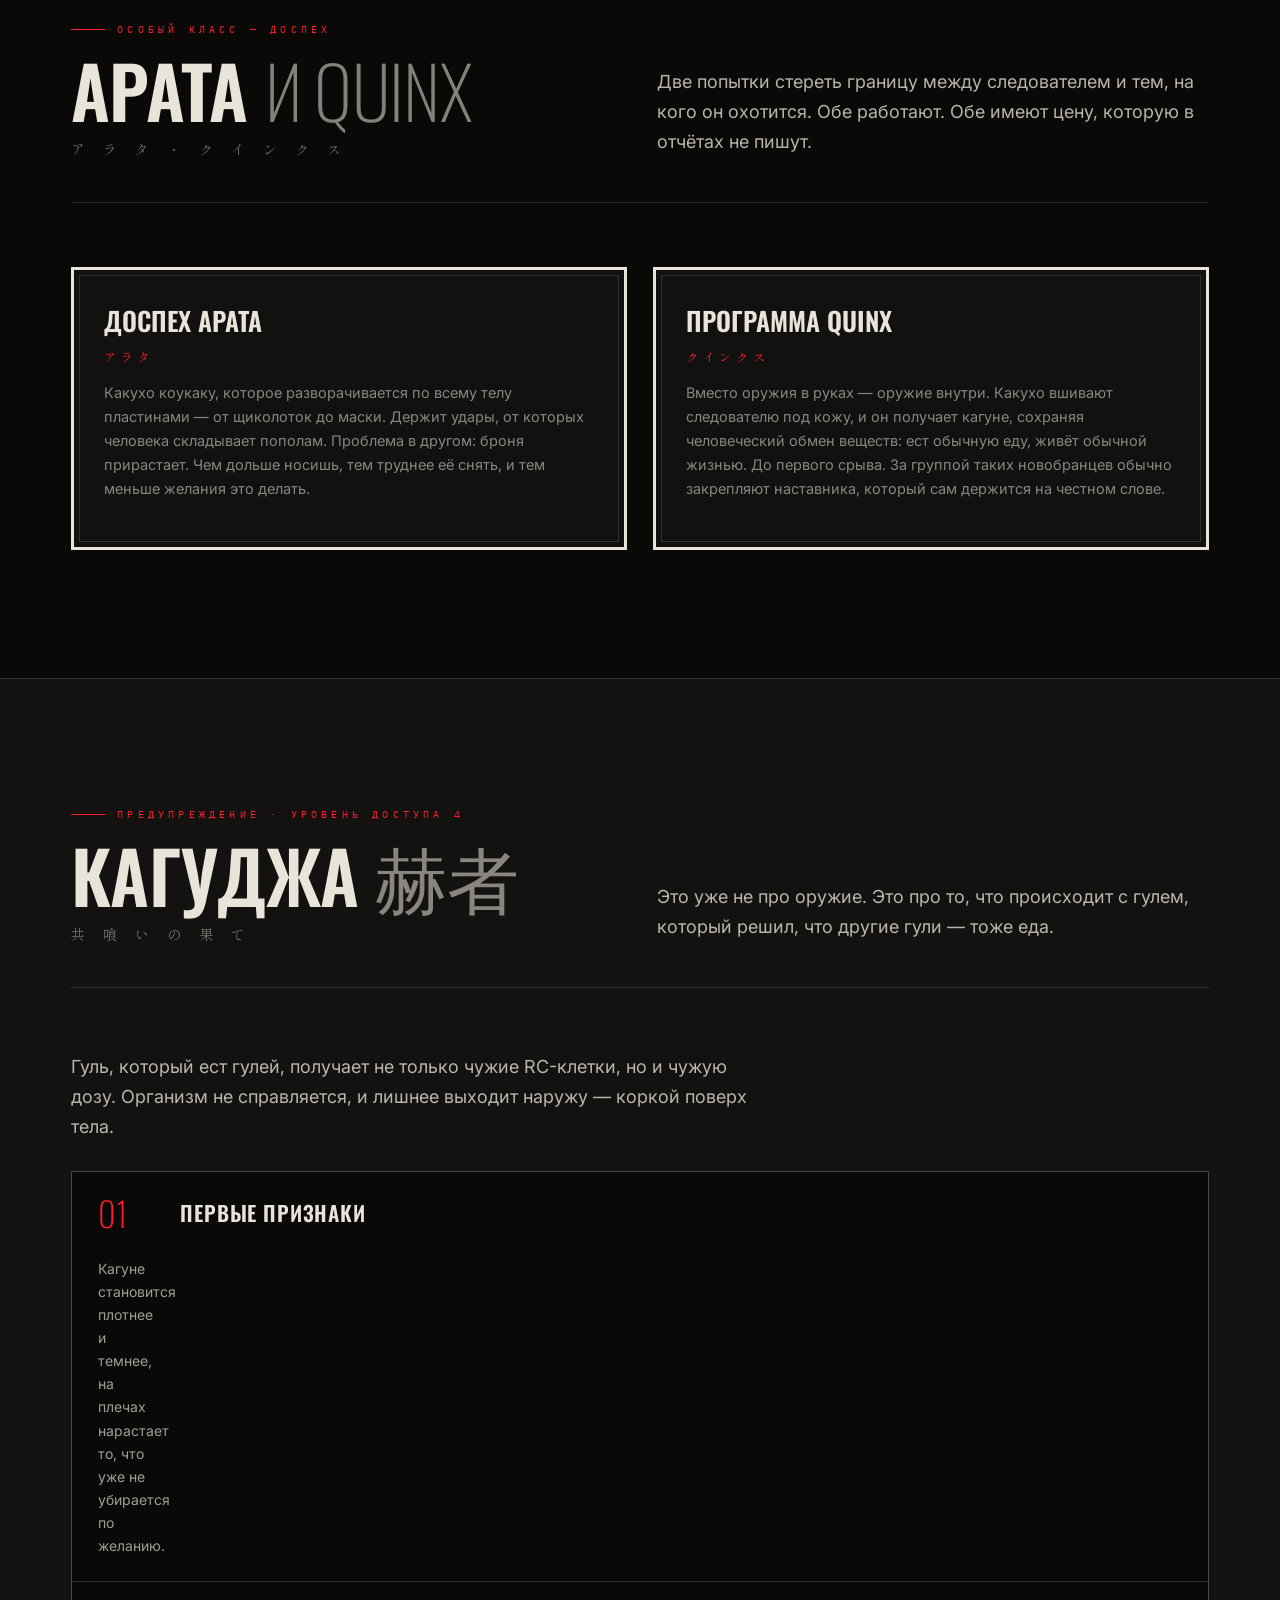
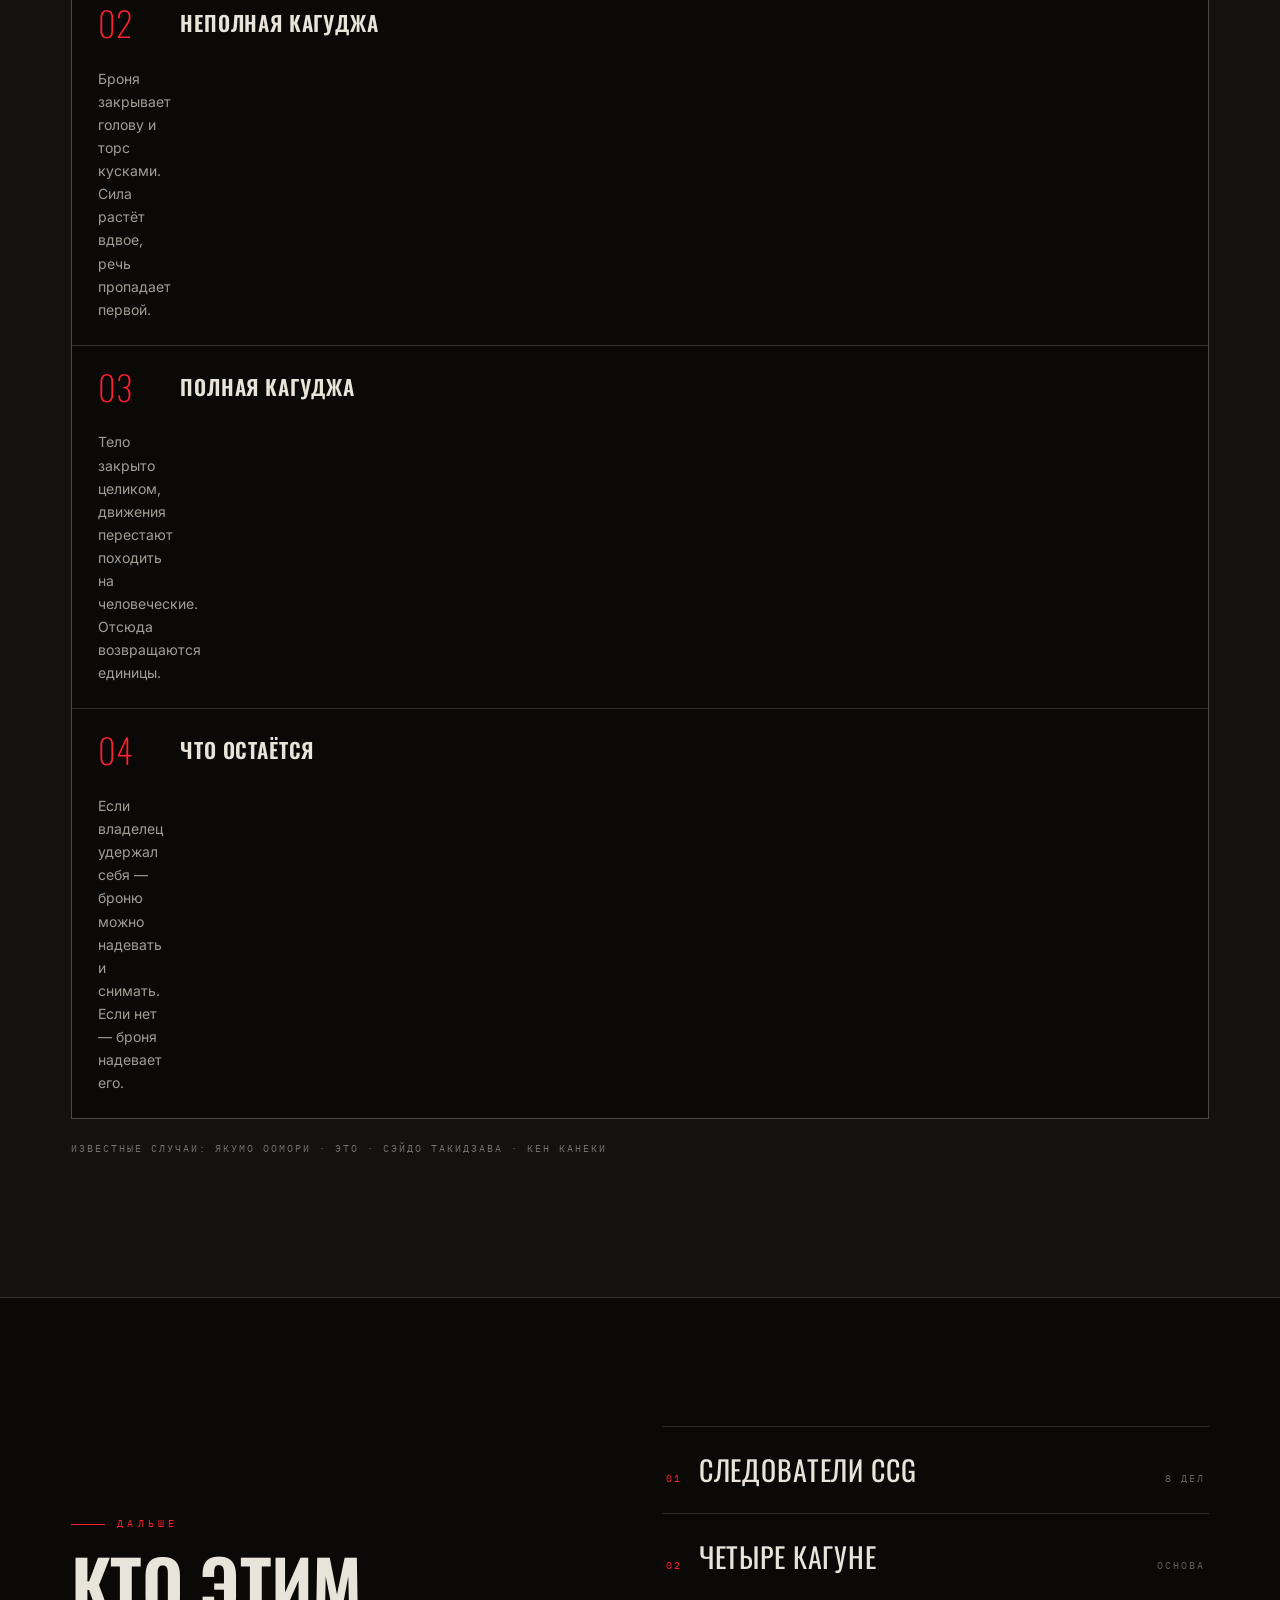
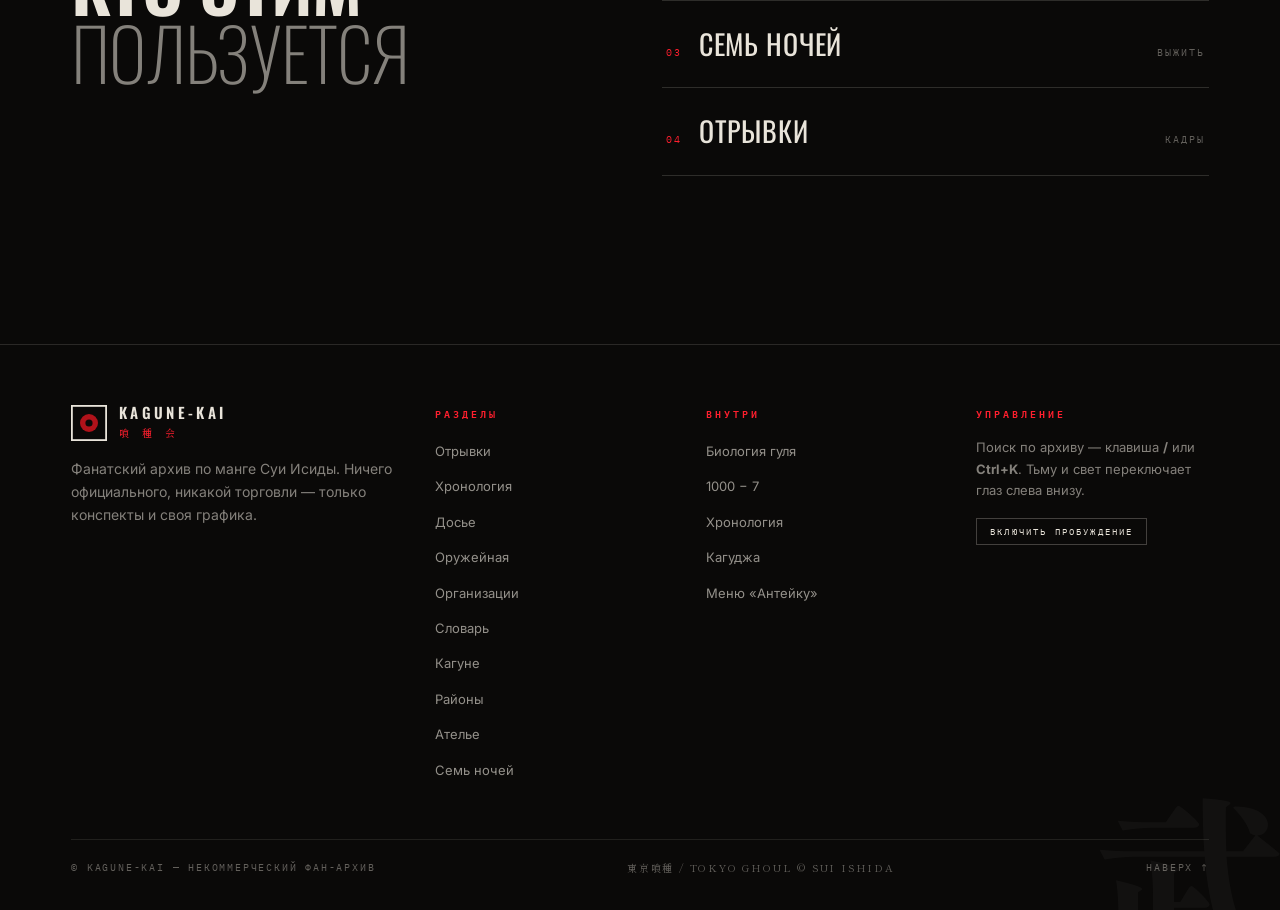
<file: quinque.html>
<!DOCTYPE html>
<html lang="ru">
<head>
<meta charset="utf-8">
<meta name="viewport" content="width=device-width, initial-scale=1">
<title>Оружейная CCG — квинке и кагуджа · 喰種 KAGUNE-KAI</title>
<meta name="description" content="Каталог квинке: из чего их делают, как они делятся по типам кагуне, что такое доспехи Арата, Quinx и кагуджа.">
<meta name="theme-color" content="#0a0908">
<meta property="og:type" content="website">
<meta property="og:site_name" content="喰種 KAGUNE-KAI">
<meta property="og:locale" content="ru_RU">
<meta property="og:title" content="Оружейная CCG — квинке и кагуджа · 喰種 KAGUNE-KAI">
<meta property="og:description" content="Каталог квинке: из чего их делают, как они делятся по типам кагуне, что такое доспехи Арата, Quinx и кагуджа.">
<meta property="og:url" content="https://imporeq.github.io/Ss/quinque.html">
<meta property="og:image" content="https://imporeq.github.io/Ss/assets/img/og.png">
<meta property="og:image:width" content="1200">
<meta property="og:image:height" content="630">
<meta name="twitter:card" content="summary_large_image">
<meta name="twitter:title" content="Оружейная CCG — квинке и кагуджа · 喰種 KAGUNE-KAI">
<meta name="twitter:description" content="Каталог квинке: из чего их делают, как они делятся по типам кагуне, что такое доспехи Арата, Quinx и кагуджа.">
<meta name="twitter:image" content="https://imporeq.github.io/Ss/assets/img/og.png">
<link rel="manifest" href="manifest.json">
<link rel="apple-touch-icon" href="assets/img/apple-touch-icon.png">
<meta name="apple-mobile-web-app-title" content="Kagune-Kai">
<meta name="apple-mobile-web-app-capable" content="yes">
<meta name="apple-mobile-web-app-status-bar-style" content="black-translucent">
<link rel="preconnect" href="https://fonts.googleapis.com">
<link rel="preconnect" href="https://fonts.gstatic.com" crossorigin>
<link href="https://fonts.googleapis.com/css2?family=Oswald:wght@200;400;600;700&family=Shippori+Mincho:wght@400;700;800&family=IBM+Plex+Mono:wght@400;500&family=Inter:wght@300;400;500&display=swap" rel="stylesheet">
<link rel="stylesheet" href="assets/css/main.css">
<link rel="stylesheet" href="assets/css/pages.css">
<link rel="icon" href="data:image/svg+xml,%3Csvg xmlns='http://www.w3.org/2000/svg' viewBox='0 0 32 32'%3E%3Crect width='32' height='32' fill='%230a0908'/%3E%3Ccircle cx='16' cy='16' r='9' fill='%23b0121a'/%3E%3Ccircle cx='16' cy='16' r='3.5' fill='%230a0908'/%3E%3C/svg%3E">
</head>
<body>

<div class="cursor-dot" id="cur-dot"></div>
<div class="cursor-ring" id="cur-ring"></div>

<header class="topbar" id="topbar">
  <a class="brand" href="index.html">
    <svg class="brand-mark" viewBox="0 0 40 40" aria-hidden="true">
      <rect x="1" y="1" width="38" height="38" fill="none" stroke="currentColor" stroke-width="2"/>
      <circle cx="20" cy="20" r="10" fill="#b0121a"/><circle cx="20" cy="20" r="4" fill="#0a0908"/>
      <path d="M6 34 L34 6" stroke="currentColor" stroke-width="1" opacity=".35"/>
    </svg>
    <span class="brand-txt"><strong>Kagune-Kai</strong><span>喰 種 会</span></span>
  </a>
  <nav class="nav" id="nav"></nav>
  <button class="burger" id="burger" aria-label="Меню" aria-expanded="false"><span></span><span></span><span></span></button>
</header>

<aside class="rc-meter" aria-hidden="true">
  <span class="val" id="rc-val">000</span><span class="rail"><i class="fill" id="rc-fill"></i></span><span class="lbl">RC LEVEL</span>
</aside>

<main>
  <section class="page-head" data-kanji="武器庫">
    <div class="wrap">
      <p class="crumbs"><a href="index.html">ГЛАВНАЯ</a> / ОРУЖЕЙНАЯ</p>
      <h1>Оружейная <span class="thin">CCG</span></h1>
      <p class="h-jp jp">ク イ ン ケ 保 管 庫</p>
      <p class="lead" style="margin-top:26px">Следователи не носят с собой ничего человеческого. Квинке — это извлечённое какухо гуля, упакованное в металлический корпус: оружие врага против врага. Каждый экземпляр хранит тип того, из кого сделан, — и в бою ведёт себя ровно так же.</p>
    </div>
  </section>

  <section class="pad" id="catalog" style="padding-top:0">
    <div class="wrap">
      <h2 class="sr">Как устроены квинке</h2>
      <div class="grid g-3" style="margin-bottom:44px">
        <div class="panel" style="padding:26px" data-rise>
          <h3 style="font-family:var(--disp);font-size:20px;text-transform:uppercase">Откуда берётся</h3>
          <p class="muted" style="font-size:14px;margin-top:10px">После ликвидации из тела извлекают какухо — мешочек с RC-клетками. Он остаётся живым тканью и продолжает вырабатывать кагуне внутри корпуса.</p>
        </div>
        <div class="panel" style="padding:26px" data-rise data-d="1">
          <h3 style="font-family:var(--disp);font-size:20px;text-transform:uppercase">Как делится</h3>
          <p class="muted" style="font-size:14px;margin-top:10px">По типу исходного кагуне: укаку стреляет, коукаку защищает, ринкаку тянется, бикаку бьёт ровно. Круг преимуществ работает и здесь.</p>
        </div>
        <div class="panel" style="padding:26px" data-rise data-d="2">
          <h3 style="font-family:var(--disp);font-size:20px;text-transform:uppercase">Чего стоит</h3>
          <p class="muted" style="font-size:14px;margin-top:10px">Хорошее квинке — это чья-то законченная биография. Некоторые следователи знают о своём оружии больше, чем о собственной семье.</p>
        </div>
      </div>

      <div class="filters" id="qfilters" style="position:static">
        <button class="chip" data-f="all" aria-pressed="true">Все</button>
        <button class="chip" data-f="ukaku" aria-pressed="false">Укаку</button>
        <button class="chip" data-f="koukaku" aria-pressed="false">Коукаку</button>
        <button class="chip" data-f="rinkaku" aria-pressed="false">Ринкаку</button>
        <button class="chip" data-f="bikaku" aria-pressed="false">Бикаку</button>
      </div>
      <h2 class="sr">Каталог квинке</h2>
    <p class="mono" id="qcount" style="margin-top:22px;font-size:10px;letter-spacing:.24em;opacity:.5"></p>
      <div class="qgrid" id="qgrid"></div>
    </div>
  </section>

  <section class="pad" id="armor" style="border-top:1px solid color-mix(in srgb,var(--fg) 14%, transparent)">
    <div class="wrap">
      <div class="sec-head">
        <div>
          <p class="kicker">Особый класс — доспех</p>
          <h2 class="h-sect">Арата <span class="thin">и Quinx</span></h2>
          <p class="h-jp jp">ア ラ タ ・ ク イ ン ク ス</p>
        </div>
        <p class="lead">Две попытки стереть границу между следователем и тем, на кого он охотится. Обе работают. Обе имеют цену, которую в отчётах не пишут.</p>
      </div>
      <div class="grid g-2">
        <article class="panel" style="padding:30px" data-rise>
          <h3 style="font-family:var(--disp);font-size:26px;text-transform:uppercase">Доспех Арата</h3>
          <p class="jp-min">アラタ</p>
          <p class="muted" style="font-size:14.5px">Какухо коукаку, которое разворачивается по всему телу пластинами — от щиколоток до маски. Держит удары, от которых человека складывает пополам. Проблема в другом: броня прирастает. Чем дольше носишь, тем труднее её снять, и тем меньше желания это делать.</p>
        </article>
        <article class="panel" style="padding:30px" data-rise data-d="1">
          <h3 style="font-family:var(--disp);font-size:26px;text-transform:uppercase">Программа Quinx</h3>
          <p class="jp-min">クインクス</p>
          <p class="muted" style="font-size:14.5px">Вместо оружия в руках — оружие внутри. Какухо вшивают следователю под кожу, и он получает кагуне, сохраняя человеческий обмен веществ: ест обычную еду, живёт обычной жизнью. До первого срыва. За группой таких новобранцев обычно закрепляют наставника, который сам держится на честном слове.</p>
        </article>
      </div>
    </div>
  </section>

  <section class="pad" id="kakuja-sec" style="background:color-mix(in srgb,var(--fg) 4%, transparent);border-block:1px solid color-mix(in srgb,var(--fg) 14%, transparent)">
    <div class="wrap">
      <div class="sec-head">
        <div>
          <p class="kicker">Предупреждение · уровень доступа 4</p>
          <h2 class="h-sect">Кагуджа <span class="thin">赫者</span></h2>
          <p class="h-jp jp">共 喰 い の 果 て</p>
        </div>
        <p class="lead">Это уже не про оружие. Это про то, что происходит с гулем, который решил, что другие гули — тоже еда.</p>
      </div>
      <div id="kakuja"></div>
    </div>
  </section>

  <section class="cta">
    <div class="wrap cta-in">
      <div>
        <p class="kicker">Дальше</p>
        <h2 class="h-sect">Кто этим<br><span class="thin">пользуется</span></h2>
      </div>
      <div class="cta-links">
        <a href="characters.html"><span class="mono">01</span> Следователи CCG <em>8 дел</em></a>
        <a href="kagune.html"><span class="mono">02</span> Четыре кагуне <em>основа</em></a>
        <a href="game.html"><span class="mono">03</span> Семь ночей <em>выжить</em></a>
        <a href="manga.html"><span class="mono">04</span> Отрывки <em>кадры</em></a>
      </div>
    </div>
  </section>
</main>

<footer class="foot">
  <span class="foot-kanji jp" aria-hidden="true">武</span>
  <div class="wrap">
    <div class="foot-grid" id="foot-grid"></div>
    <div class="foot-bot">
      <span>© KAGUNE-KAI — НЕКОММЕРЧЕСКИЙ ФАН-АРХИВ</span>
      <span class="jp">東京喰種 / TOKYO GHOUL © SUI ISHIDA</span>
      <span><a href="#top">НАВЕРХ ↑</a></span>
    </div>
  </div>
</footer>

<script src="assets/js/data.js"></script>
<script src="assets/js/core.js"></script>
<script src="assets/js/centipede.js"></script>
<script src="assets/js/quinque.js"></script>
<script src="assets/js/search.js"></script>
<script src="assets/js/fx.js"></script>
</body>
</html>
</file>
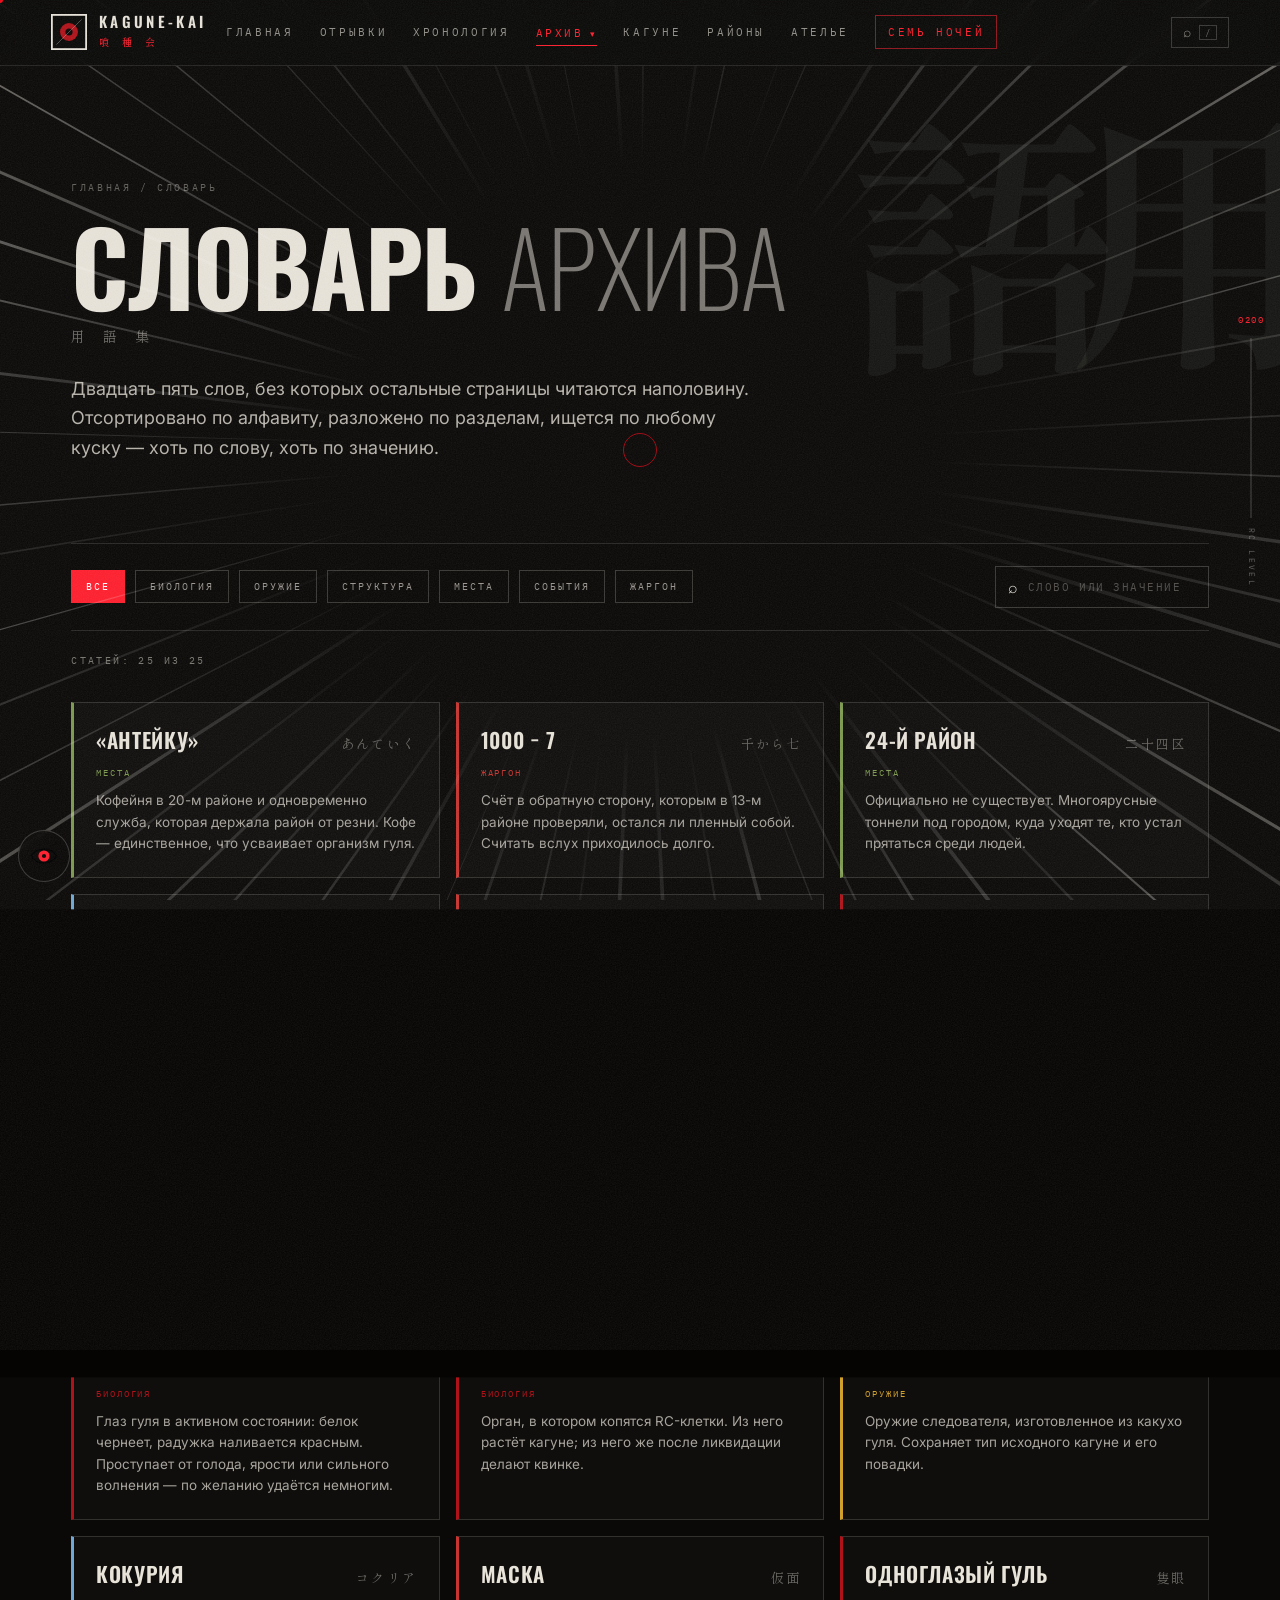
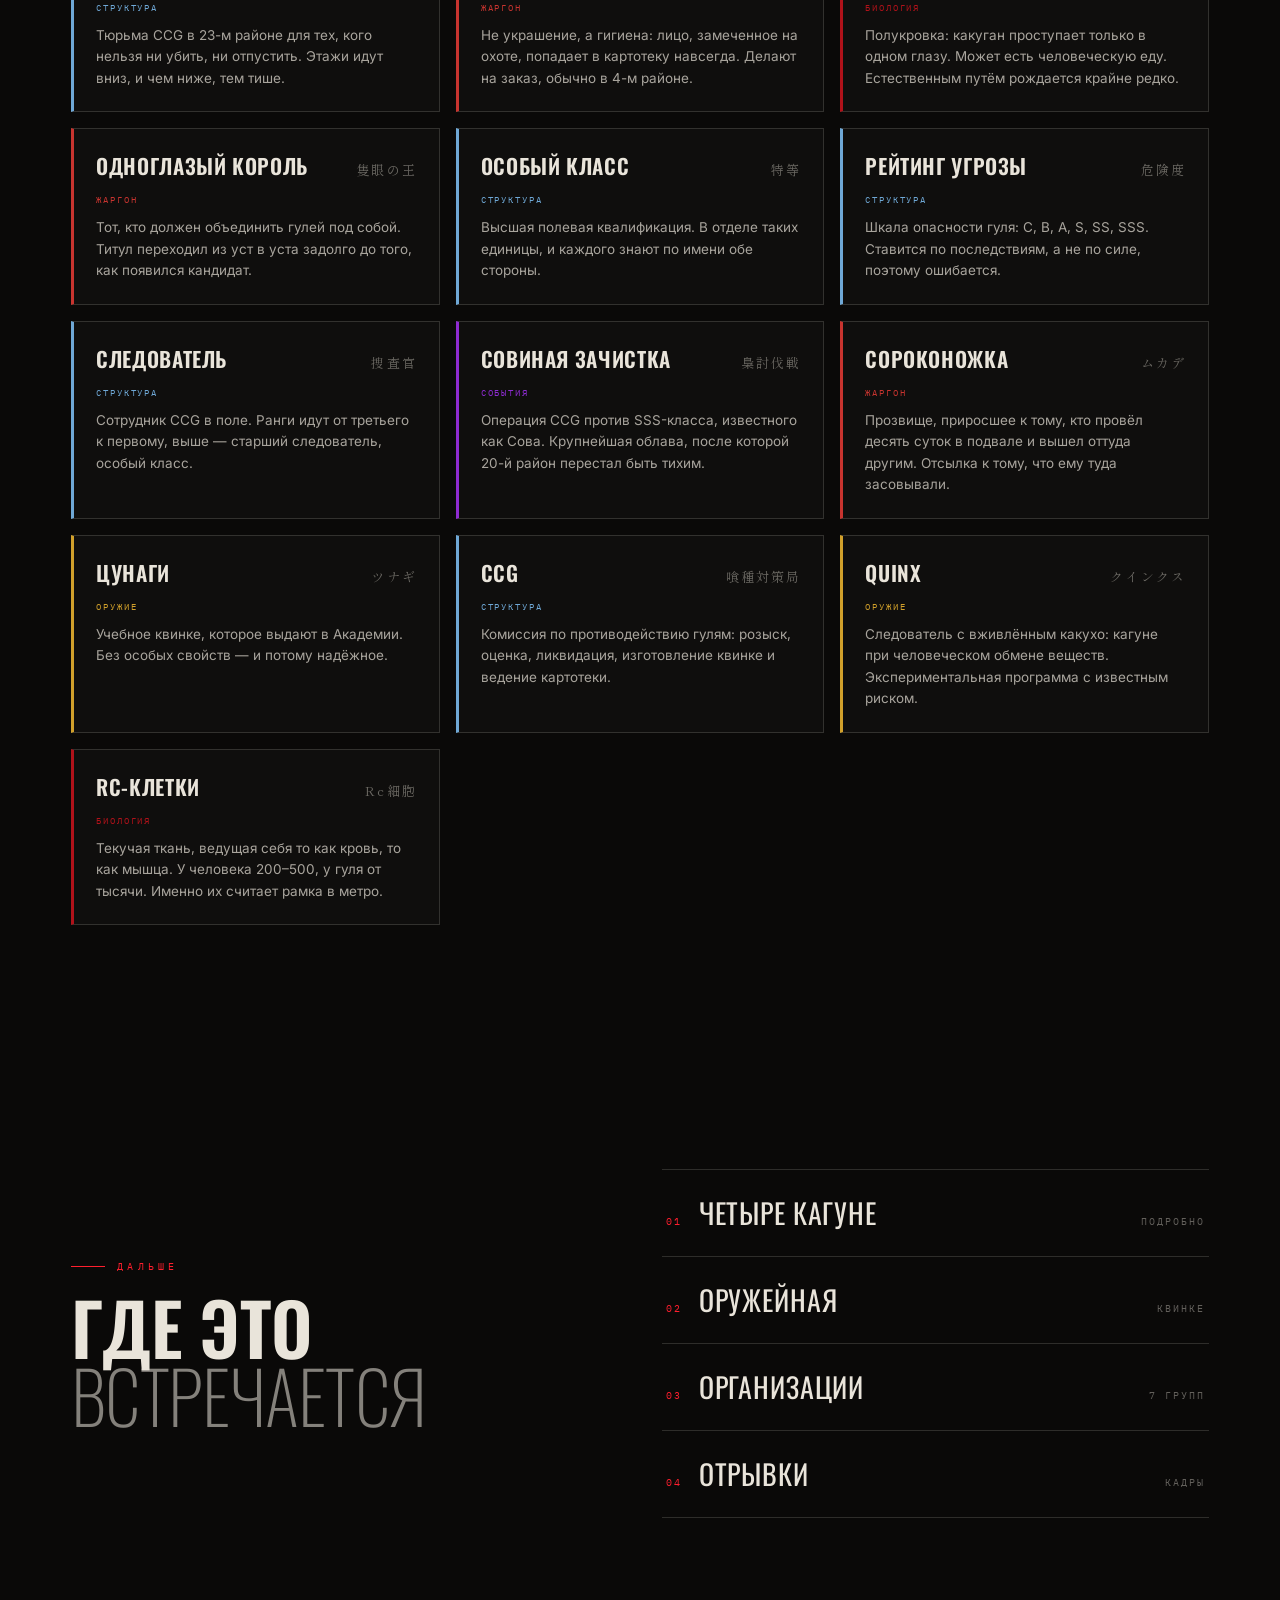
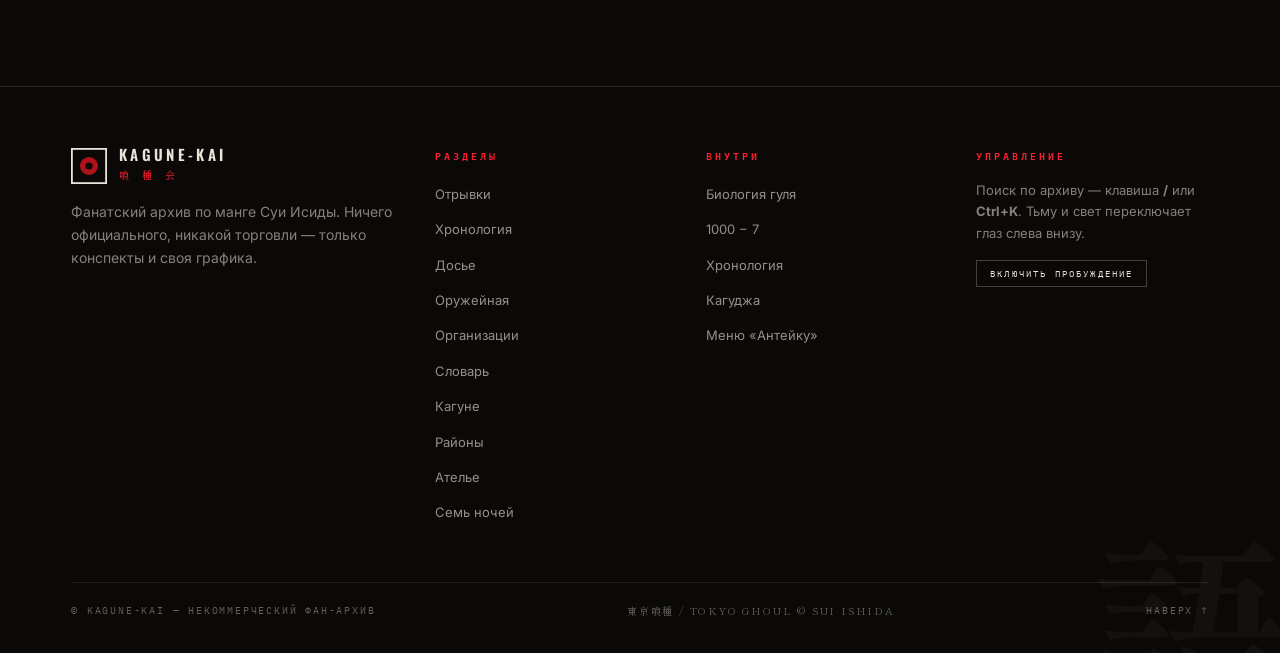
<file: terms.html>
<!DOCTYPE html>
<html lang="ru">
<head>
<meta charset="utf-8">
<meta name="viewport" content="width=device-width, initial-scale=1">
<title>Словарь архива — 25 терминов · 喰種 KAGUNE-KAI</title>
<meta name="description" content="Какуган, какухо, RC-клетки, кагуджа, квинке, голуби, Кокурия: короткие объяснения терминов вселенной «Токийского гуля».">
<meta name="theme-color" content="#0a0908">
<meta property="og:type" content="website">
<meta property="og:site_name" content="喰種 KAGUNE-KAI">
<meta property="og:locale" content="ru_RU">
<meta property="og:title" content="Словарь архива — 25 терминов · 喰種 KAGUNE-KAI">
<meta property="og:description" content="Какуган, какухо, RC-клетки, кагуджа, квинке, голуби, Кокурия: короткие объяснения терминов вселенной «Токийского гуля».">
<meta property="og:url" content="https://imporeq.github.io/Ss/terms.html">
<meta property="og:image" content="https://imporeq.github.io/Ss/assets/img/og.png">
<meta property="og:image:width" content="1200">
<meta property="og:image:height" content="630">
<meta name="twitter:card" content="summary_large_image">
<meta name="twitter:title" content="Словарь архива — 25 терминов · 喰種 KAGUNE-KAI">
<meta name="twitter:description" content="Какуган, какухо, RC-клетки, кагуджа, квинке, голуби, Кокурия: короткие объяснения терминов вселенной «Токийского гуля».">
<meta name="twitter:image" content="https://imporeq.github.io/Ss/assets/img/og.png">
<link rel="manifest" href="manifest.json">
<link rel="apple-touch-icon" href="assets/img/apple-touch-icon.png">
<meta name="apple-mobile-web-app-title" content="Kagune-Kai">
<meta name="apple-mobile-web-app-capable" content="yes">
<meta name="apple-mobile-web-app-status-bar-style" content="black-translucent">
<link rel="preconnect" href="https://fonts.googleapis.com">
<link rel="preconnect" href="https://fonts.gstatic.com" crossorigin>
<link href="https://fonts.googleapis.com/css2?family=Oswald:wght@200;400;600;700&family=Shippori+Mincho:wght@400;700;800&family=IBM+Plex+Mono:wght@400;500&family=Inter:wght@300;400;500&display=swap" rel="stylesheet">
<link rel="stylesheet" href="assets/css/main.css">
<link rel="stylesheet" href="assets/css/pages.css">
<link rel="icon" href="data:image/svg+xml,%3Csvg xmlns='http://www.w3.org/2000/svg' viewBox='0 0 32 32'%3E%3Crect width='32' height='32' fill='%230a0908'/%3E%3Ccircle cx='16' cy='16' r='9' fill='%23b0121a'/%3E%3Ccircle cx='16' cy='16' r='3.5' fill='%230a0908'/%3E%3C/svg%3E">
</head>
<body>

<div class="cursor-dot" id="cur-dot"></div>
<div class="cursor-ring" id="cur-ring"></div>

<header class="topbar" id="topbar">
  <a class="brand" href="index.html">
    <svg class="brand-mark" viewBox="0 0 40 40" aria-hidden="true">
      <rect x="1" y="1" width="38" height="38" fill="none" stroke="currentColor" stroke-width="2"/>
      <circle cx="20" cy="20" r="10" fill="#b0121a"/><circle cx="20" cy="20" r="4" fill="#0a0908"/>
      <path d="M6 34 L34 6" stroke="currentColor" stroke-width="1" opacity=".35"/>
    </svg>
    <span class="brand-txt"><strong>Kagune-Kai</strong><span>喰 種 会</span></span>
  </a>
  <nav class="nav" id="nav"></nav>
  <button class="burger" id="burger" aria-label="Меню" aria-expanded="false"><span></span><span></span><span></span></button>
</header>

<aside class="rc-meter" aria-hidden="true">
  <span class="val" id="rc-val">000</span><span class="rail"><i class="fill" id="rc-fill"></i></span><span class="lbl">RC LEVEL</span>
</aside>

<main>
  <section class="page-head" data-kanji="用語">
    <div class="wrap">
      <p class="crumbs"><a href="index.html">ГЛАВНАЯ</a> / СЛОВАРЬ</p>
      <h1>Словарь <span class="thin">архива</span></h1>
      <p class="h-jp jp">用 語 集</p>
      <p class="lead" style="margin-top:26px">Двадцать пять слов, без которых остальные страницы читаются наполовину. Отсортировано по алфавиту, разложено по разделам, ищется по любому куску — хоть по слову, хоть по значению.</p>
    </div>
  </section>

  <section id="list" style="padding-bottom:clamp(60px,9vw,120px)">
    <div class="wrap">
      <div class="filters" id="tfilters" style="position:static">
        <label class="search">
          <span class="mono" aria-hidden="true">⌕</span>
          <input id="tq" type="search" placeholder="СЛОВО ИЛИ ЗНАЧЕНИЕ" aria-label="Поиск по словарю">
        </label>
      </div>
      <p class="mono" id="tcount" style="margin-top:22px;font-size:10px;letter-spacing:.24em;opacity:.5"></p>
      <div class="tgrid" id="terms"></div>
    </div>
  </section>

  <section class="cta">
    <div class="wrap cta-in">
      <div>
        <p class="kicker">Дальше</p>
        <h2 class="h-sect">Где это<br><span class="thin">встречается</span></h2>
      </div>
      <div class="cta-links">
        <a href="kagune.html"><span class="mono">01</span> Четыре кагуне <em>подробно</em></a>
        <a href="quinque.html"><span class="mono">02</span> Оружейная <em>квинке</em></a>
        <a href="factions.html"><span class="mono">03</span> Организации <em>7 групп</em></a>
        <a href="manga.html"><span class="mono">04</span> Отрывки <em>кадры</em></a>
      </div>
    </div>
  </section>
</main>

<footer class="foot">
  <span class="foot-kanji jp" aria-hidden="true">語</span>
  <div class="wrap">
    <div class="foot-grid" id="foot-grid"></div>
    <div class="foot-bot">
      <span>© KAGUNE-KAI — НЕКОММЕРЧЕСКИЙ ФАН-АРХИВ</span>
      <span class="jp">東京喰種 / TOKYO GHOUL © SUI ISHIDA</span>
      <span><a href="#top">НАВЕРХ ↑</a></span>
    </div>
  </div>
</footer>

<script src="assets/js/data.js"></script>
<script src="assets/js/core.js"></script>
<script src="assets/js/centipede.js"></script>
<script src="assets/js/terms.js"></script>
<script src="assets/js/search.js"></script>
<script src="assets/js/fx.js"></script>
</body>
</html>
</file>
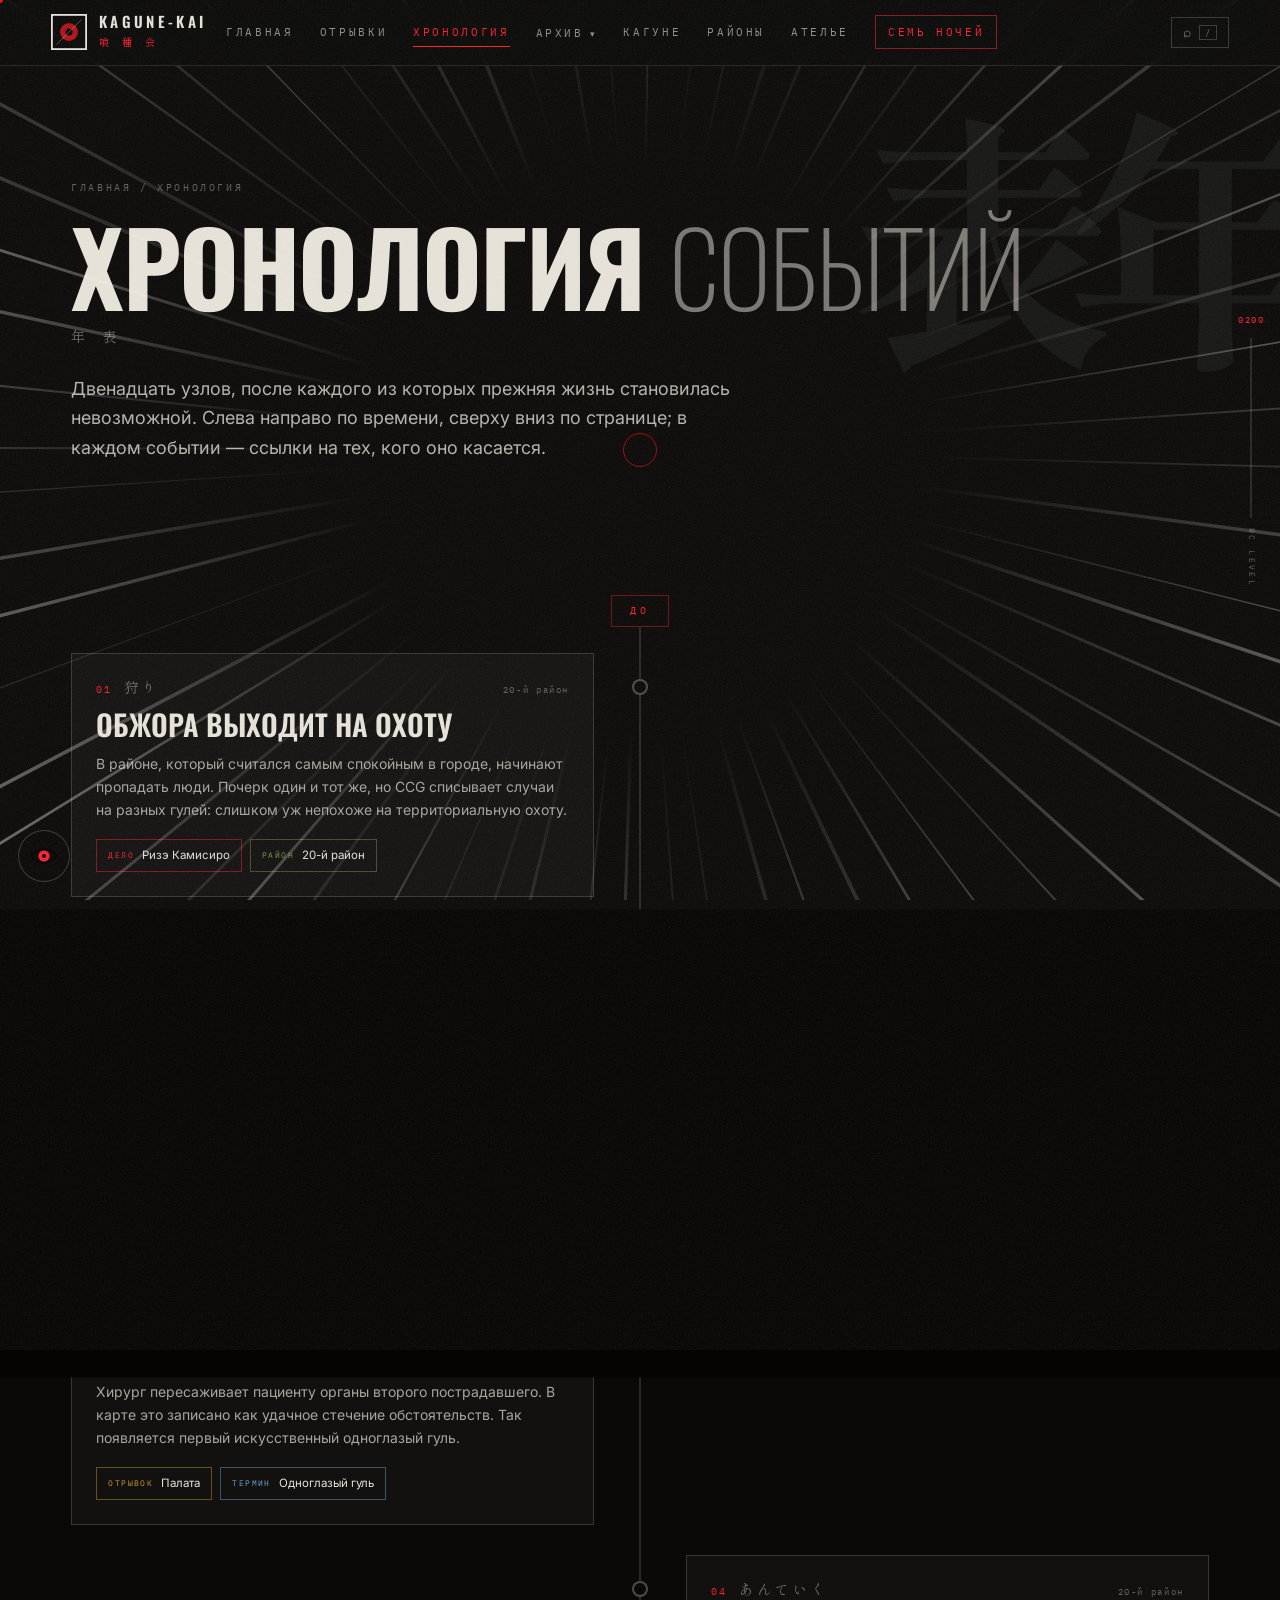
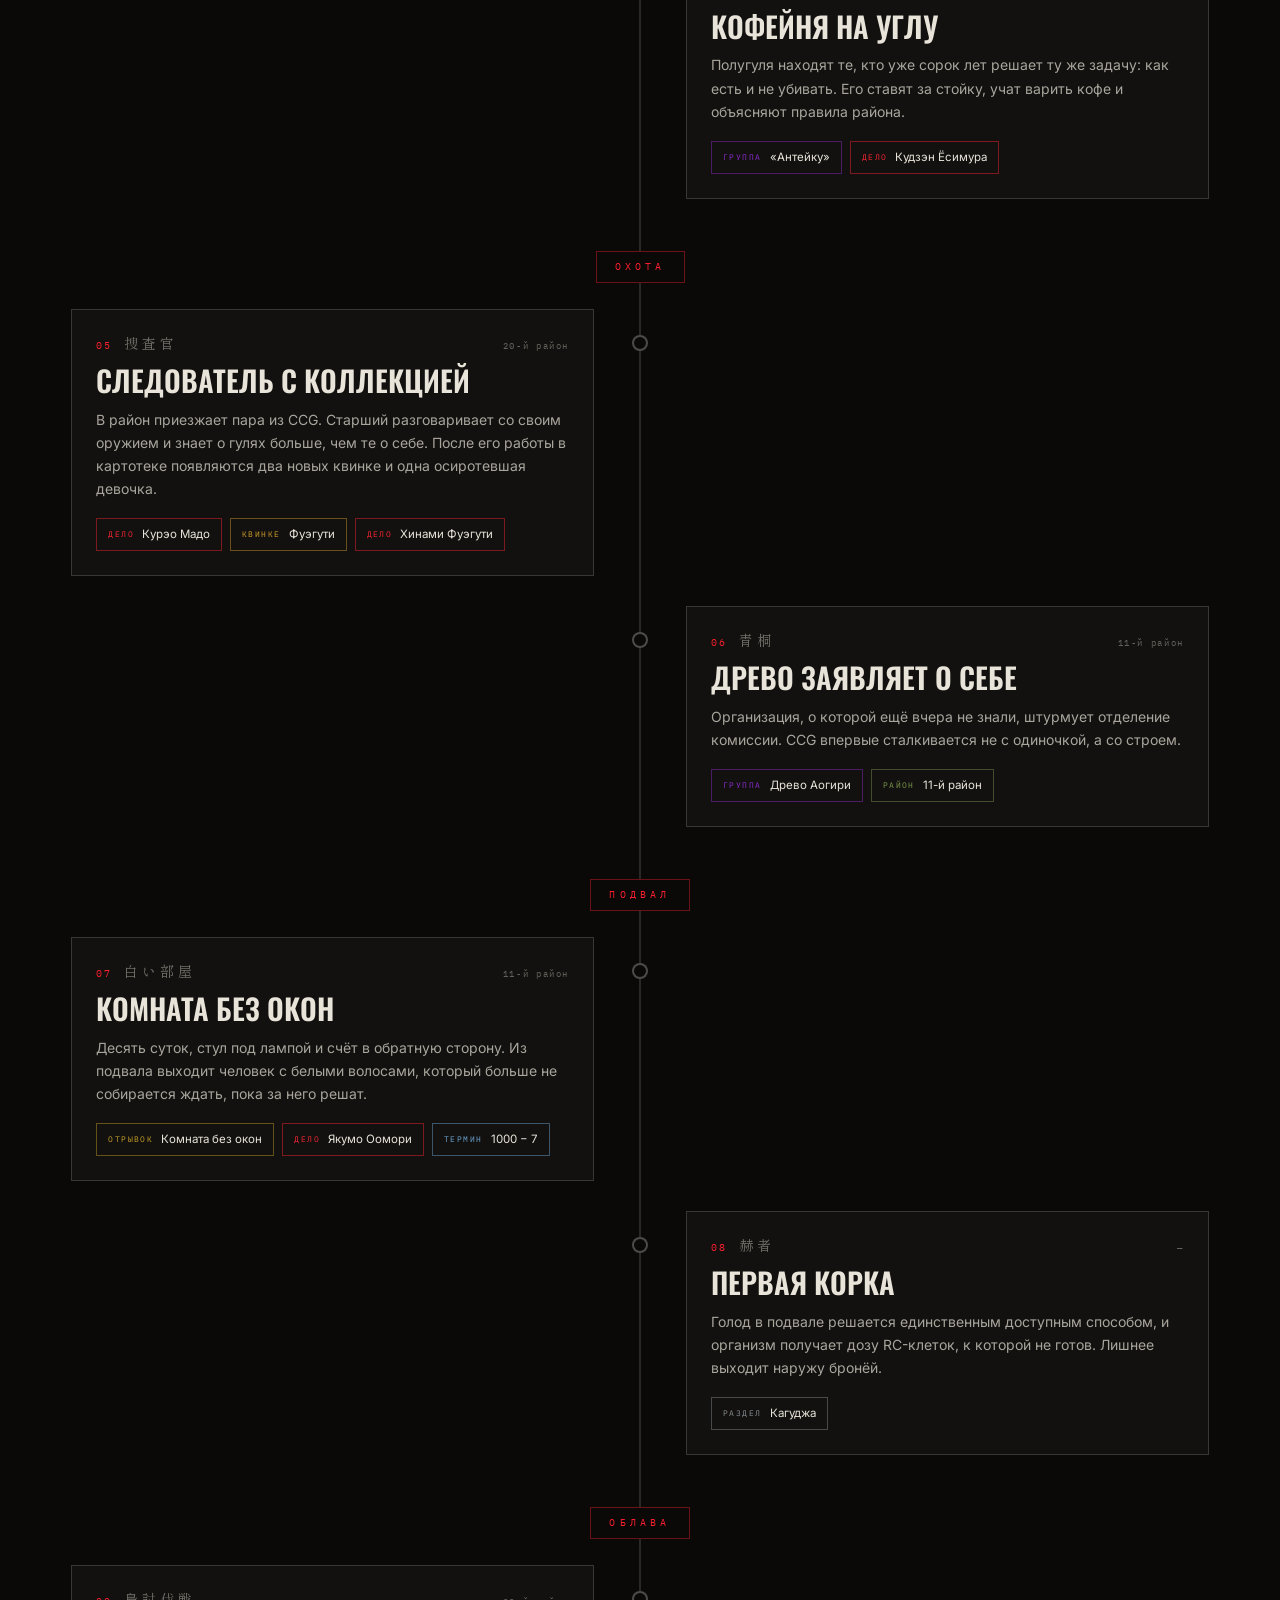
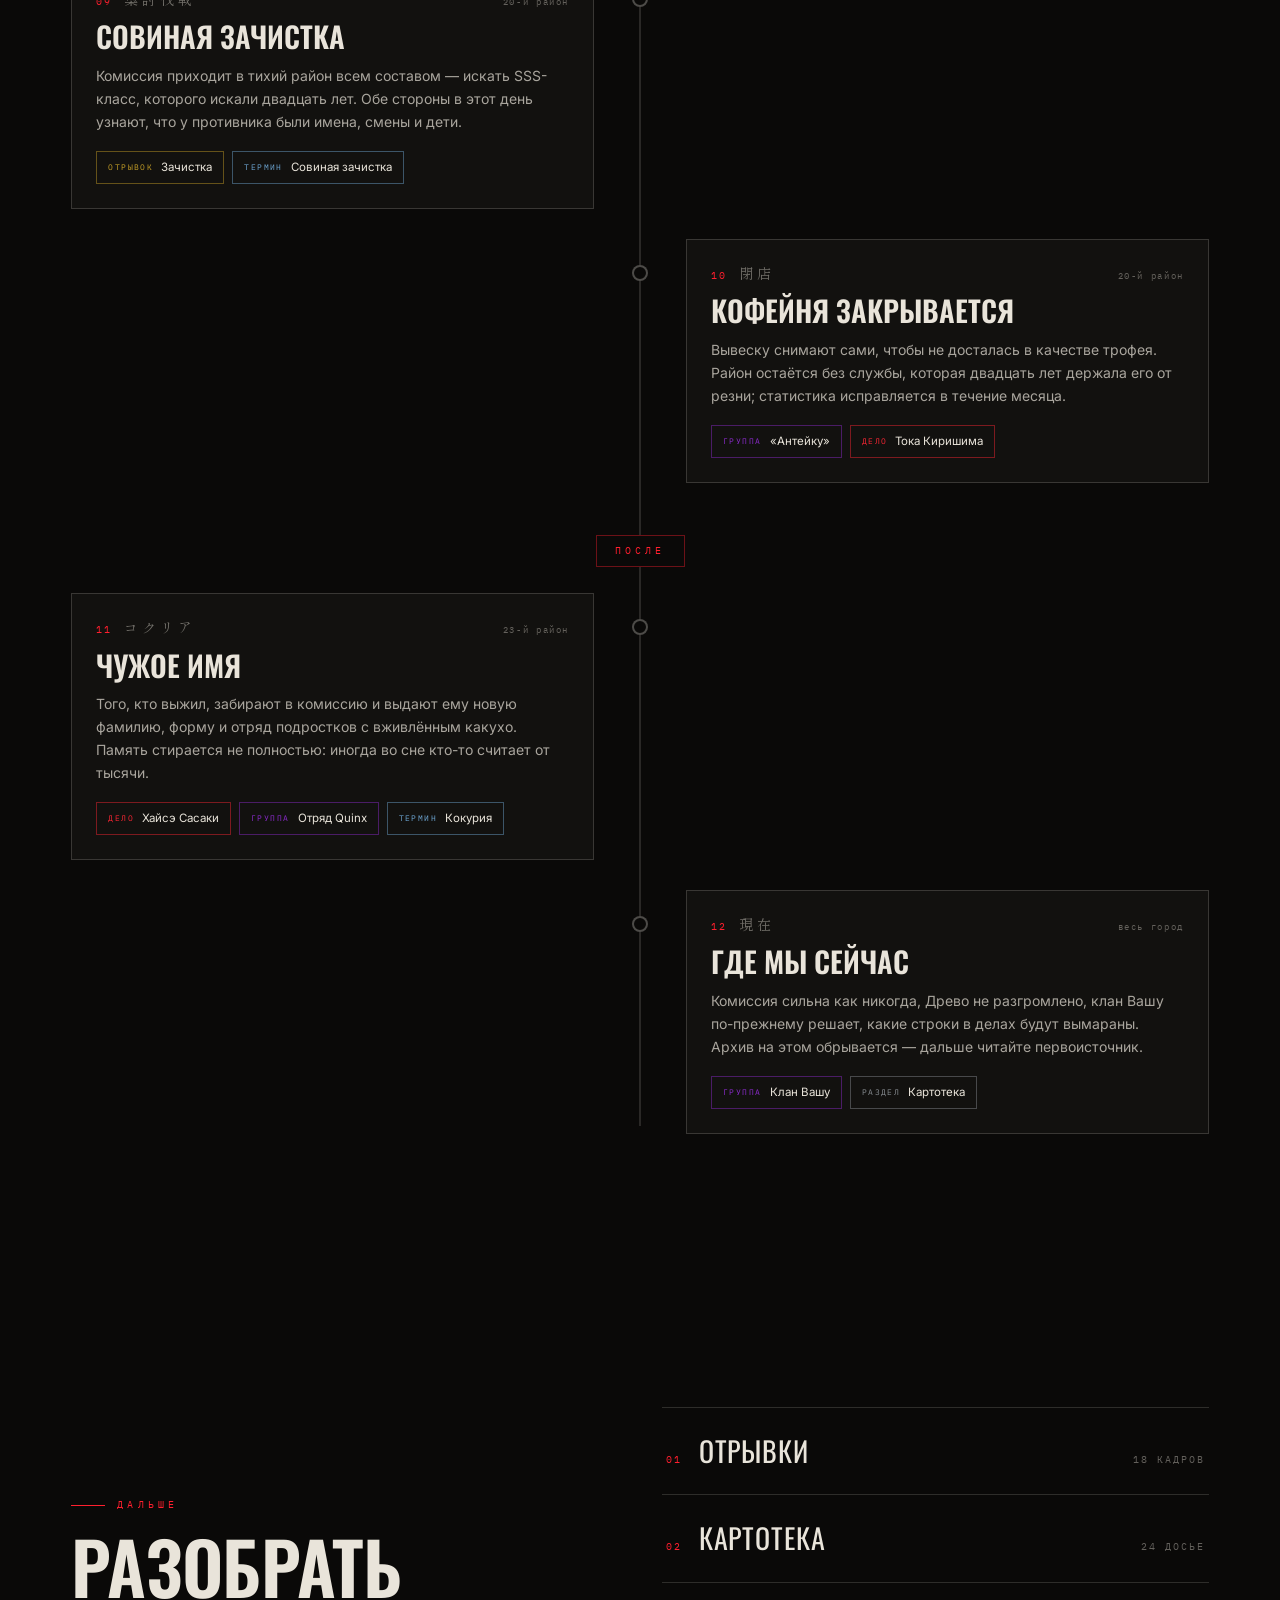
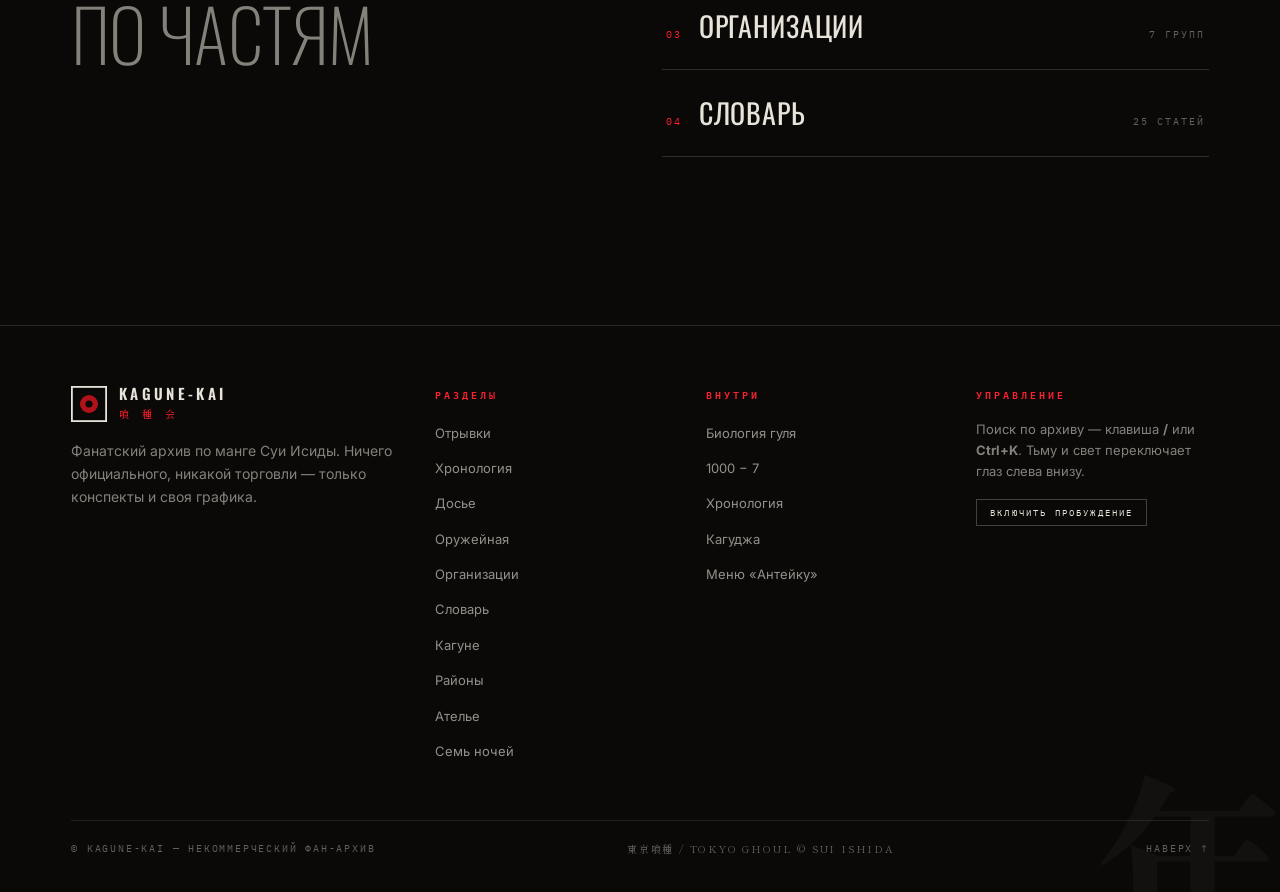
<file: timeline.html>
<!DOCTYPE html>
<html lang="ru">
<head>
<meta charset="utf-8">
<meta name="viewport" content="width=device-width, initial-scale=1">
<title>Хронология — как всё развалилось · 喰種 KAGUNE-KAI</title>
<meta name="description" content="Двенадцать событий вселенной «Токийского гуля» по порядку: от первой охоты до чужого имени. С перекрёстными ссылками на дела, районы и организации.">
<meta name="theme-color" content="#0a0908">
<meta property="og:type" content="website">
<meta property="og:site_name" content="喰種 KAGUNE-KAI">
<meta property="og:locale" content="ru_RU">
<meta property="og:title" content="Хронология — как всё развалилось · 喰種 KAGUNE-KAI">
<meta property="og:description" content="Двенадцать событий вселенной «Токийского гуля» по порядку: от первой охоты до чужого имени. С перекрёстными ссылками на дела, районы и организации.">
<meta property="og:url" content="https://imporeq.github.io/Ss/timeline.html">
<meta property="og:image" content="https://imporeq.github.io/Ss/assets/img/og.png">
<meta property="og:image:width" content="1200">
<meta property="og:image:height" content="630">
<meta name="twitter:card" content="summary_large_image">
<meta name="twitter:title" content="Хронология — как всё развалилось · 喰種 KAGUNE-KAI">
<meta name="twitter:description" content="Двенадцать событий вселенной «Токийского гуля» по порядку: от первой охоты до чужого имени. С перекрёстными ссылками на дела, районы и организации.">
<meta name="twitter:image" content="https://imporeq.github.io/Ss/assets/img/og.png">
<link rel="manifest" href="manifest.json">
<link rel="apple-touch-icon" href="assets/img/apple-touch-icon.png">
<meta name="apple-mobile-web-app-title" content="Kagune-Kai">
<meta name="apple-mobile-web-app-capable" content="yes">
<meta name="apple-mobile-web-app-status-bar-style" content="black-translucent">
<link rel="preconnect" href="https://fonts.googleapis.com">
<link rel="preconnect" href="https://fonts.gstatic.com" crossorigin>
<link href="https://fonts.googleapis.com/css2?family=Oswald:wght@200;400;600;700&family=Shippori+Mincho:wght@400;700;800&family=IBM+Plex+Mono:wght@400;500&family=Inter:wght@300;400;500&display=swap" rel="stylesheet">
<link rel="stylesheet" href="assets/css/main.css">
<link rel="stylesheet" href="assets/css/pages.css">
<link rel="icon" href="data:image/svg+xml,%3Csvg xmlns='http://www.w3.org/2000/svg' viewBox='0 0 32 32'%3E%3Crect width='32' height='32' fill='%230a0908'/%3E%3Ccircle cx='16' cy='16' r='9' fill='%23b0121a'/%3E%3Ccircle cx='16' cy='16' r='3.5' fill='%230a0908'/%3E%3C/svg%3E">
</head>
<body>

<div class="cursor-dot" id="cur-dot"></div>
<div class="cursor-ring" id="cur-ring"></div>

<header class="topbar" id="topbar">
  <a class="brand" href="index.html">
    <svg class="brand-mark" viewBox="0 0 40 40" aria-hidden="true">
      <rect x="1" y="1" width="38" height="38" fill="none" stroke="currentColor" stroke-width="2"/>
      <circle cx="20" cy="20" r="10" fill="#b0121a"/><circle cx="20" cy="20" r="4" fill="#0a0908"/>
      <path d="M6 34 L34 6" stroke="currentColor" stroke-width="1" opacity=".35"/>
    </svg>
    <span class="brand-txt"><strong>Kagune-Kai</strong><span>喰 種 会</span></span>
  </a>
  <nav class="nav" id="nav"></nav>
  <button class="burger" id="burger" aria-label="Меню" aria-expanded="false"><span></span><span></span><span></span></button>
</header>

<aside class="rc-meter" aria-hidden="true">
  <span class="val" id="rc-val">000</span><span class="rail"><i class="fill" id="rc-fill"></i></span><span class="lbl">RC LEVEL</span>
</aside>

<main>
  <section class="page-head" data-kanji="年表">
    <div class="wrap">
      <p class="crumbs"><a href="index.html">ГЛАВНАЯ</a> / ХРОНОЛОГИЯ</p>
      <h1>Хронология <span class="thin">событий</span></h1>
      <p class="h-jp jp">年 表</p>
      <p class="lead" style="margin-top:26px">Двенадцать узлов, после каждого из которых прежняя жизнь становилась невозможной. Слева направо по времени, сверху вниз по странице; в каждом событии — ссылки на тех, кого оно касается.</p>
    </div>
  </section>

  <section id="story" style="padding-bottom:clamp(60px,9vw,120px)">
    <div class="wrap">
      <div class="tl" id="timeline"></div>
    </div>
  </section>

  <section class="cta">
    <div class="wrap cta-in">
      <div>
        <p class="kicker">Дальше</p>
        <h2 class="h-sect">Разобрать<br><span class="thin">по частям</span></h2>
      </div>
      <div class="cta-links">
        <a href="manga.html"><span class="mono">01</span> Отрывки <em>18 кадров</em></a>
        <a href="characters.html"><span class="mono">02</span> Картотека <em>24 досье</em></a>
        <a href="factions.html"><span class="mono">03</span> Организации <em>7 групп</em></a>
        <a href="terms.html"><span class="mono">04</span> Словарь <em>25 статей</em></a>
      </div>
    </div>
  </section>
</main>

<footer class="foot">
  <span class="foot-kanji jp" aria-hidden="true">年</span>
  <div class="wrap">
    <div class="foot-grid" id="foot-grid"></div>
    <div class="foot-bot">
      <span>© KAGUNE-KAI — НЕКОММЕРЧЕСКИЙ ФАН-АРХИВ</span>
      <span class="jp">東京喰種 / TOKYO GHOUL © SUI ISHIDA</span>
      <span><a href="#top">НАВЕРХ ↑</a></span>
    </div>
  </div>
</footer>

<script src="assets/js/data.js"></script>
<script src="assets/js/core.js"></script>
<script src="assets/js/centipede.js"></script>
<script src="assets/js/timeline.js"></script>
<script src="assets/js/search.js"></script>
<script src="assets/js/fx.js"></script>
</body>
</html>
</file>
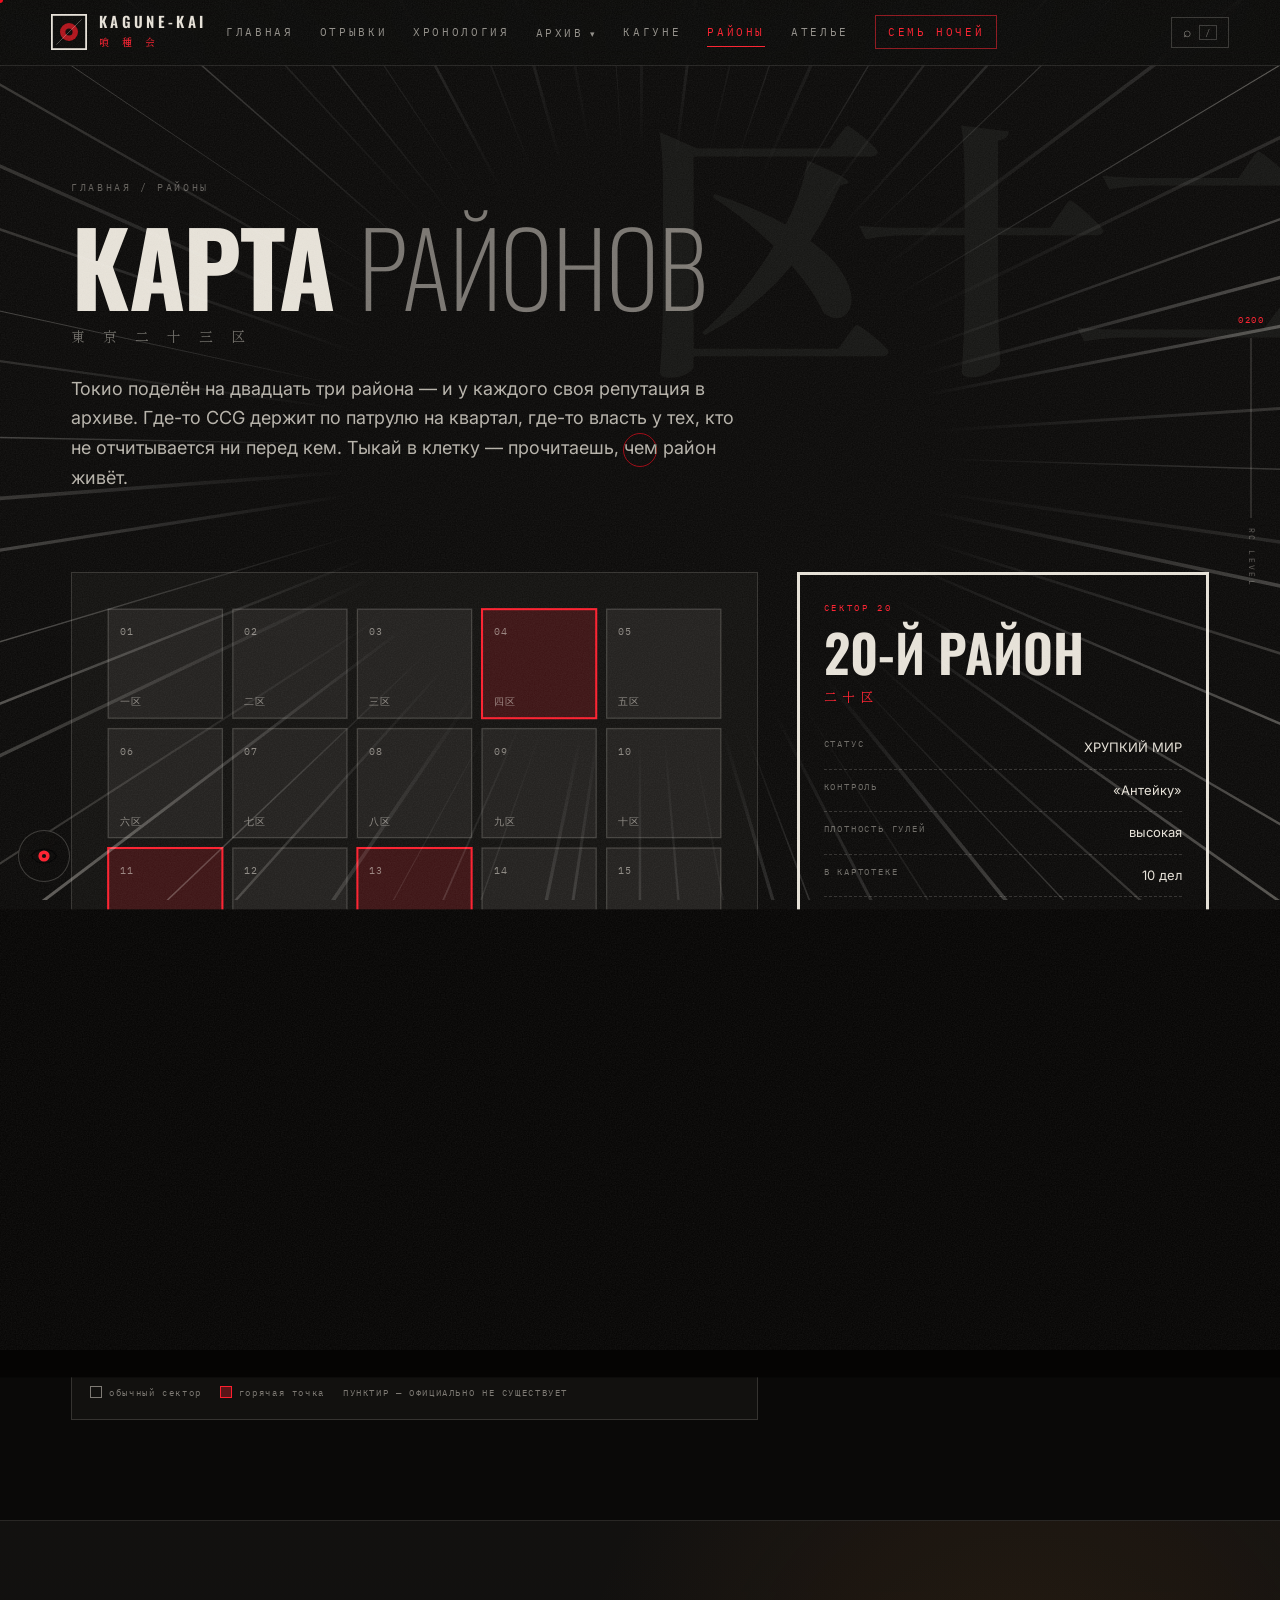
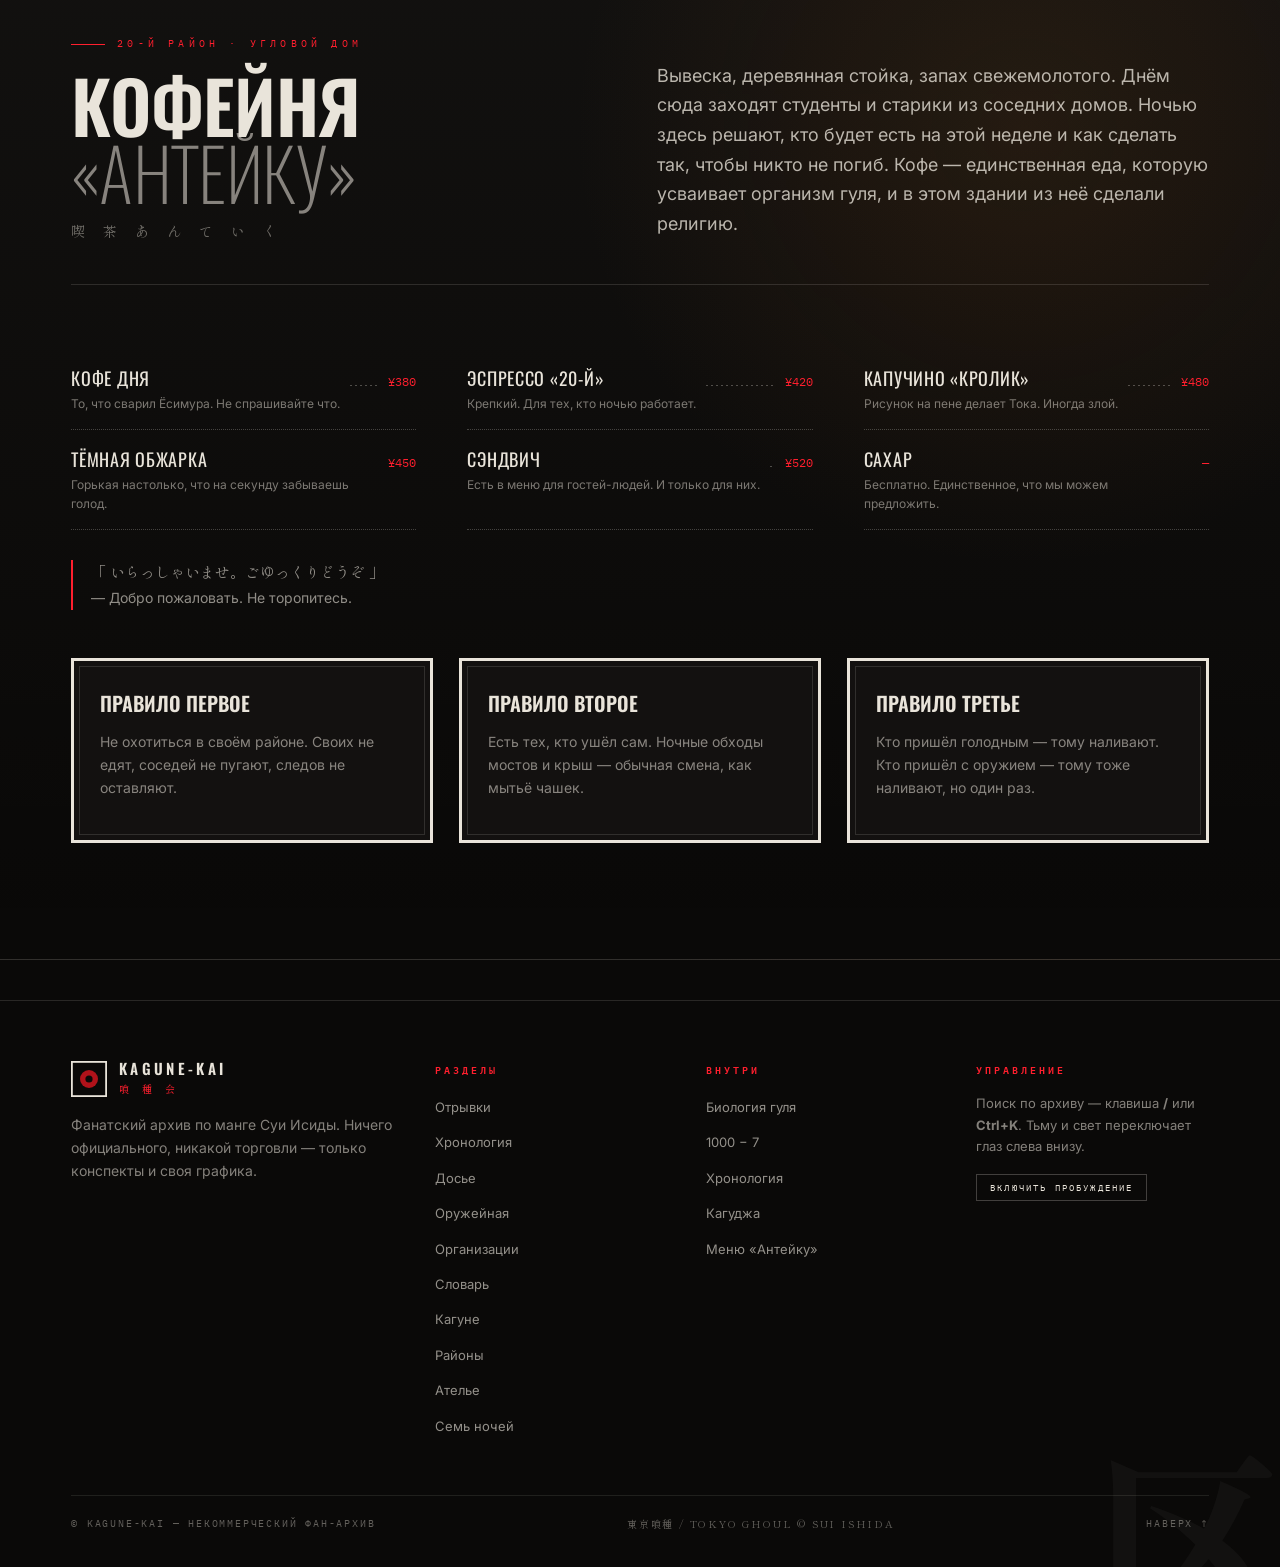
<file: wards.html>
<!DOCTYPE html>
<html lang="ru">
<head>
<meta charset="utf-8">
<meta name="viewport" content="width=device-width, initial-scale=1">
<title>Районы Токио — карта · 喰種 KAGUNE-KAI</title>
<meta name="description" content="Карта 23 районов Токио глазами архива: зоны влияния, горячие точки, 24-й район и кофейня «Антейку».">
<meta name="theme-color" content="#0a0908">
<meta property="og:type" content="website">
<meta property="og:site_name" content="喰種 KAGUNE-KAI">
<meta property="og:locale" content="ru_RU">
<meta property="og:title" content="Районы Токио — карта · 喰種 KAGUNE-KAI">
<meta property="og:description" content="Карта 23 районов Токио глазами архива: зоны влияния, горячие точки, 24-й район и кофейня «Антейку».">
<meta property="og:url" content="https://imporeq.github.io/Ss/wards.html">
<meta property="og:image" content="https://imporeq.github.io/Ss/assets/img/og.png">
<meta property="og:image:width" content="1200">
<meta property="og:image:height" content="630">
<meta name="twitter:card" content="summary_large_image">
<meta name="twitter:title" content="Районы Токио — карта · 喰種 KAGUNE-KAI">
<meta name="twitter:description" content="Карта 23 районов Токио глазами архива: зоны влияния, горячие точки, 24-й район и кофейня «Антейку».">
<meta name="twitter:image" content="https://imporeq.github.io/Ss/assets/img/og.png">
<link rel="manifest" href="manifest.json">
<link rel="apple-touch-icon" href="assets/img/apple-touch-icon.png">
<meta name="apple-mobile-web-app-title" content="Kagune-Kai">
<meta name="apple-mobile-web-app-capable" content="yes">
<meta name="apple-mobile-web-app-status-bar-style" content="black-translucent">
<link rel="preconnect" href="https://fonts.googleapis.com">
<link rel="preconnect" href="https://fonts.gstatic.com" crossorigin>
<link href="https://fonts.googleapis.com/css2?family=Oswald:wght@200;400;600;700&family=Shippori+Mincho:wght@400;700;800&family=IBM+Plex+Mono:wght@400;500&family=Inter:wght@300;400;500&display=swap" rel="stylesheet">
<link rel="stylesheet" href="assets/css/main.css">
<link rel="stylesheet" href="assets/css/pages.css">
<link rel="icon" href="data:image/svg+xml,%3Csvg xmlns='http://www.w3.org/2000/svg' viewBox='0 0 32 32'%3E%3Crect width='32' height='32' fill='%230a0908'/%3E%3Ccircle cx='16' cy='16' r='9' fill='%23b0121a'/%3E%3Ccircle cx='16' cy='16' r='3.5' fill='%230a0908'/%3E%3C/svg%3E">
</head>
<body>

<div class="cursor-dot" id="cur-dot"></div>
<div class="cursor-ring" id="cur-ring"></div>

<header class="topbar" id="topbar">
  <a class="brand" href="index.html">
    <svg class="brand-mark" viewBox="0 0 40 40" aria-hidden="true">
      <rect x="1" y="1" width="38" height="38" fill="none" stroke="currentColor" stroke-width="2"/>
      <circle cx="20" cy="20" r="10" fill="#b0121a"/><circle cx="20" cy="20" r="4" fill="#0a0908"/>
      <path d="M6 34 L34 6" stroke="currentColor" stroke-width="1" opacity=".35"/>
    </svg>
    <span class="brand-txt"><strong>Kagune-Kai</strong><span>喰 種 会</span></span>
  </a>
  <nav class="nav" id="nav"></nav>
  <button class="burger" id="burger" aria-label="Меню" aria-expanded="false"><span></span><span></span><span></span></button>
</header>

<aside class="rc-meter" aria-hidden="true">
  <span class="val" id="rc-val">000</span><span class="rail"><i class="fill" id="rc-fill"></i></span><span class="lbl">RC LEVEL</span>
</aside>

<main>
  <section class="page-head" data-kanji="二十区">
    <div class="wrap">
      <p class="crumbs"><a href="index.html">ГЛАВНАЯ</a> / РАЙОНЫ</p>
      <h1>Карта <span class="thin">районов</span></h1>
      <p class="h-jp jp">東 京 二 十 三 区</p>
      <p class="lead" style="margin-top:26px">Токио поделён на двадцать три района — и у каждого своя репутация в архиве. Где-то CCG держит по патрулю на квартал, где-то власть у тех, кто не отчитывается ни перед кем. Тыкай в клетку — прочитаешь, чем район живёт.</p>
    </div>
  </section>

  <section id="map-sec" style="padding-bottom:clamp(50px,8vw,100px)">
    <div class="wrap map-layout">
      <div class="map-box">
        <svg viewBox="0 0 500 600" id="map" role="img" aria-label="Карта районов Токио"></svg>
        <div class="map-legend">
          <span><i></i>обычный сектор</span>
          <span><i class="hot"></i>горячая точка</span>
          <span>ПУНКТИР — ОФИЦИАЛЬНО НЕ СУЩЕСТВУЕТ</span>
        </div>
      </div>
      <aside class="ward-info" id="ward-info"></aside>
    </div>
  </section>

  <section class="anteiku" id="anteiku">
    <div class="wrap">
      <div class="sec-head">
        <div>
          <p class="kicker">20-й район · угловой дом</p>
          <h2 class="h-sect">Кофейня <span class="thin">«Антейку»</span></h2>
          <p class="h-jp jp">喫 茶 あ ん て い く</p>
        </div>
        <p class="lead">Вывеска, деревянная стойка, запах свежемолотого. Днём сюда заходят студенты и старики из соседних домов. Ночью здесь решают, кто будет есть на этой неделе и как сделать так, чтобы никто не погиб. Кофе — единственная еда, которую усваивает организм гуля, и в этом здании из неё сделали религию.</p>
      </div>

      <div class="menu" id="menu"></div>

      <p class="mnote jp">「 いらっしゃいませ。ごゆっくりどうぞ 」<br>
        <span style="font-family:var(--sans);font-size:14px;color:var(--fg);opacity:.6">
          — Добро пожаловать. Не торопитесь.</span></p>

      <div class="grid g-3" style="margin-top:48px">
        <div class="panel" style="padding:26px" data-rise>
          <h3 style="font-family:var(--disp);font-size:20px;text-transform:uppercase">Правило первое</h3>
          <p class="muted" style="font-size:14px;margin-top:10px">Не охотиться в своём районе. Своих не едят, соседей не пугают, следов не оставляют.</p>
        </div>
        <div class="panel" style="padding:26px" data-rise data-d="1">
          <h3 style="font-family:var(--disp);font-size:20px;text-transform:uppercase">Правило второе</h3>
          <p class="muted" style="font-size:14px;margin-top:10px">Есть тех, кто ушёл сам. Ночные обходы мостов и крыш — обычная смена, как мытьё чашек.</p>
        </div>
        <div class="panel" style="padding:26px" data-rise data-d="2">
          <h3 style="font-family:var(--disp);font-size:20px;text-transform:uppercase">Правило третье</h3>
          <p class="muted" style="font-size:14px;margin-top:10px">Кто пришёл голодным — тому наливают. Кто пришёл с оружием — тому тоже наливают, но один раз.</p>
        </div>
      </div>
    </div>
  </section>
</main>

<footer class="foot">
  <span class="foot-kanji jp" aria-hidden="true">区</span>
  <div class="wrap">
    <div class="foot-grid" id="foot-grid"></div>
    <div class="foot-bot">
      <span>© KAGUNE-KAI — НЕКОММЕРЧЕСКИЙ ФАН-АРХИВ</span>
      <span class="jp">東京喰種 / TOKYO GHOUL © SUI ISHIDA</span>
      <span><a href="#top">НАВЕРХ ↑</a></span>
    </div>
  </div>
</footer>

<script src="assets/js/data.js"></script>
<script src="assets/js/core.js"></script>
<script src="assets/js/centipede.js"></script>
<script src="assets/js/wards.js"></script>
<script src="assets/js/search.js"></script>
<script src="assets/js/fx.js"></script>
</body>
</html>
</file>
<file: assets/css/main.css>
/* ============================================================
   喰種 / KAGUNE-KAI — базовые стили
   Всё рисуется руками: халфтон, зерно, рваные края.
   ============================================================ */

:root{
  --ink:        #0a0908;
  --ink-2:      #131110;
  --ink-3:      #1c1917;
  --paper:      #e9e4da;
  --paper-dim:  #b6afa4;
  --blood:      #b0121a;
  --blood-hot:  #ff1f2e;
  --blood-deep: #5c060c;
  --bone:       #d8d2c6;
  --steel:      #6f7377;

  --fg:         var(--paper);
  --bg:         var(--ink);
  --accent:     var(--blood-hot);
  --accent-2:   var(--blood);

  --serif: "Shippori Mincho", "Noto Serif JP", "Times New Roman", Georgia, serif;
  --disp:  "Oswald", "Anton", "Arial Narrow", Impact, sans-serif;
  --sans:  "Inter", "Helvetica Neue", Arial, sans-serif;
  --mono:  "IBM Plex Mono", "SFMono-Regular", Consolas, monospace;

  --panel-border: 3px;
  --gutter: clamp(16px, 4vw, 56px);
  --maxw: 1240px;
}

/* «Пробуждение» — режим белых волос. Инверсия мира. */
body.awakened{
  --ink:   #efece5;
  --ink-2: #e2ded5;
  --ink-3: #d5d0c5;
  --paper: #12100f;
  --bone:  #2a2725;
  --fg:    #12100f;
  --bg:    #efece5;
  --accent: #b0121a;
  --accent-2: #5c060c;
}

*,*::before,*::after{ box-sizing:border-box; }

html{ scroll-behavior:smooth; }
@media (prefers-reduced-motion: reduce){
  html{ scroll-behavior:auto; }
  *{ animation-duration:.001ms !important; transition-duration:.001ms !important; }
}

body{
  margin:0;
  background:var(--bg);
  color:var(--fg);
  font-family:var(--sans);
  font-size:16px;
  line-height:1.65;
  overflow-x:hidden;
  -webkit-font-smoothing:antialiased;
  transition:background .5s ease, color .5s ease;
}

/* зерно поверх всего — типография печати */
body::after{
  content:"";
  position:fixed; inset:-50%;
  pointer-events:none; z-index:9998;
  opacity:.16;
  background-image:url("data:image/svg+xml,%3Csvg xmlns='http://www.w3.org/2000/svg' width='220' height='220'%3E%3Cfilter id='n'%3E%3CfeTurbulence type='fractalNoise' baseFrequency='.82' numOctaves='3' stitchTiles='stitch'/%3E%3CfeColorMatrix type='saturate' values='0'/%3E%3C/filter%3E%3Crect width='220' height='220' filter='url(%23n)' opacity='.55'/%3E%3C/svg%3E");
  animation: grainshift 700ms steps(3) infinite;
}
@keyframes grainshift{
  0%{transform:translate(0,0)} 33%{transform:translate(-6px,4px)} 66%{transform:translate(5px,-5px)} 100%{transform:translate(0,0)}
}

img,svg{ max-width:100%; display:block; }
a{ color:inherit; text-decoration:none; }

::selection{ background:var(--blood); color:#fff; }

/* --------------------------- скролл-бар --------------------------- */
::-webkit-scrollbar{ width:10px; }
::-webkit-scrollbar-track{ background:var(--ink-2); }
::-webkit-scrollbar-thumb{ background:linear-gradient(var(--blood-deep),var(--blood)); border:2px solid var(--ink-2); }

/* --------------------------- утилиты --------------------------- */
.wrap{ width:100%; max-width:var(--maxw); margin-inline:auto; padding-inline:var(--gutter); }
.mono{ font-family:var(--mono); }
.jp{ font-family:var(--serif); }
.vert{ writing-mode:vertical-rl; text-orientation:mixed; }
.hidden{ display:none !important; }
.sr{ position:absolute; width:1px;height:1px;overflow:hidden;clip:rect(0 0 0 0);white-space:nowrap; }

.halftone{
  background-image:radial-gradient(currentColor 1px, transparent 1.2px);
  background-size:6px 6px;
}

/* ================= ЗАГРУЗЧИК / КАКУГАН ================= */
#gate{
  position:fixed; inset:0; z-index:10000;
  background:#050403;
  display:grid; place-items:center;
  transition:opacity .8s ease, visibility .8s;
}
#gate.gone{ opacity:0; visibility:hidden; }
.gate-inner{ text-align:center; width:min(92vw,540px); }
.gate-q{
  font-family:var(--serif); color:#7d7871; letter-spacing:.35em;
  font-size:clamp(12px,2.2vw,15px); margin-bottom:34px;
  opacity:0; animation:fadeUp .9s .2s forwards;
}
.eye-wrap{ margin-inline:auto; width:min(78vw,340px); }
.gate-bar{
  margin:34px auto 0; width:min(70vw,260px); height:2px; background:#241f1e; position:relative; overflow:hidden;
}
.gate-bar i{ position:absolute; inset:0; width:0; background:linear-gradient(90deg,var(--blood-deep),var(--blood-hot)); }
.gate-note{ margin-top:14px; font-family:var(--mono); font-size:10px; letter-spacing:.3em; color:#4d4744; }
.gate-skip{
  margin-top:26px; background:none; border:1px solid #2b2624; color:#6b6560;
  font-family:var(--mono); font-size:10px; letter-spacing:.28em; padding:9px 16px; cursor:pointer;
  transition:.25s;
}
.gate-skip:hover{ color:var(--blood-hot); border-color:var(--blood-deep); }

@keyframes fadeUp{ from{opacity:0; transform:translateY(10px)} to{opacity:1; transform:none} }

/* веко */
.lid{ transform-origin:center; }
.eye-open .lid-top{ animation:lidUp 1.1s .35s cubic-bezier(.6,0,.2,1) forwards; }
.eye-open .lid-bot{ animation:lidDown 1.1s .35s cubic-bezier(.6,0,.2,1) forwards; }
@keyframes lidUp{ to{ transform:translateY(-58px) } }
@keyframes lidDown{ to{ transform:translateY(58px) } }
.iris-red{ opacity:0; }
.eye-open .iris-red{ animation:bleed 1.4s 1s forwards; }
@keyframes bleed{ to{ opacity:1 } }
.vein{ stroke-dasharray:120; stroke-dashoffset:120; }
.eye-open .vein{ animation:veinGrow 1.6s 1.15s forwards; }
@keyframes veinGrow{ to{ stroke-dashoffset:0 } }

/* ================= КУРСОР ================= */
.cursor-dot,.cursor-ring{
  position:fixed; top:0; left:0; pointer-events:none; z-index:9999;
  mix-blend-mode:difference; will-change:transform;
}
.cursor-dot{ width:6px;height:6px;background:var(--blood-hot); border-radius:50%; margin:-3px 0 0 -3px; }
.cursor-ring{
  width:34px;height:34px;border:1px solid rgba(255,31,46,.65); border-radius:50%; margin:-17px 0 0 -17px;
  transition:width .22s, height .22s, margin .22s, border-color .22s, opacity .22s;
}
.cursor-ring.hot{ width:56px;height:56px;margin:-28px 0 0 -28px; border-color:var(--blood-hot); }
@media (hover:none),(pointer:coarse){ .cursor-dot,.cursor-ring{ display:none; } }

/* ================= ШАПКА ================= */
.topbar{
  position:fixed; top:0; left:0; right:0; z-index:900;
  display:flex; align-items:center; justify-content:space-between;
  gap:20px; padding:14px var(--gutter);
  background:color-mix(in srgb, var(--bg) 78%, transparent);
  backdrop-filter:blur(10px) saturate(120%);
  border-bottom:1px solid color-mix(in srgb, var(--fg) 12%, transparent);
  transition:transform .35s ease, background .4s;
}
.topbar.tuck{ transform:translateY(-104%); }

.brand{ display:flex; align-items:center; gap:12px; }
.brand-mark{ width:36px;height:36px; flex:none; }
.brand-txt strong{
  display:block; font-family:var(--disp); font-weight:600; letter-spacing:.22em;
  font-size:15px; text-transform:uppercase; line-height:1;
}
.brand-txt span{
  display:block; font-family:var(--serif); font-size:10px; letter-spacing:.5em;
  color:var(--accent); margin-top:5px;
}

.nav{ display:flex; align-items:center; gap:26px; }
.nav a{
  font-family:var(--mono); font-size:11px; letter-spacing:.24em; text-transform:uppercase;
  color:color-mix(in srgb, var(--fg) 62%, transparent); position:relative; padding:6px 0;
  transition:color .2s;
}
.nav a::after{
  content:""; position:absolute; left:0; bottom:0; height:1px; width:0; background:var(--accent);
  transition:width .28s cubic-bezier(.2,.8,.2,1);
}
.nav a:hover,.nav a[aria-current="page"]{ color:var(--fg); }
.nav a:hover::after,.nav a[aria-current="page"]::after{ width:100%; }
.nav a[aria-current="page"]{ color:var(--accent); }

.burger{ display:none; background:none;border:none;cursor:pointer; padding:8px; }
.burger span{ display:block; width:24px;height:2px;background:var(--fg); margin:5px 0; transition:.3s; }
.burger.on span:nth-child(1){ transform:translateY(7px) rotate(45deg); }
.burger.on span:nth-child(2){ opacity:0; }
.burger.on span:nth-child(3){ transform:translateY(-7px) rotate(-45deg); }

@media (max-width:900px){
  .burger{ display:block; }
  .nav{
    position:fixed; inset:64px 0 auto 0; flex-direction:column; align-items:flex-start;
    gap:0; padding:12px var(--gutter) 26px;
    background:var(--ink-2); border-bottom:1px solid rgba(255,255,255,.08);
    transform:translateY(-130%); transition:transform .4s cubic-bezier(.2,.8,.2,1);
  }
  .nav.open{ transform:none; }
  .nav a{ width:100%; padding:15px 0; border-bottom:1px solid color-mix(in srgb, var(--fg) 8%, transparent); font-size:13px; }
}

/* ================= RC-МЕТР ================= */
.rc-meter{
  position:fixed; right:16px; top:50%; transform:translateY(-50%); z-index:800;
  display:flex; flex-direction:column; align-items:center; gap:10px;
}
.rc-meter .rail{ width:2px; height:180px; background:color-mix(in srgb, var(--fg) 14%, transparent); position:relative; }
.rc-meter .fill{ position:absolute; bottom:0; left:0; width:100%; height:0; background:linear-gradient(var(--blood-hot),var(--blood-deep)); }
.rc-meter .val{ font-family:var(--mono); font-size:9px; letter-spacing:.16em; color:var(--accent); }
.rc-meter .lbl{ font-family:var(--mono); font-size:8px; letter-spacing:.3em; color:color-mix(in srgb, var(--fg) 40%, transparent); writing-mode:vertical-rl; }
@media (max-width:1100px){ .rc-meter{ display:none; } }

/* ================= ТИПОГРАФИКА ================= */
h1,h2,h3,h4{ margin:0; font-weight:600; }
.kicker{
  font-family:var(--mono); font-size:10px; letter-spacing:.42em; text-transform:uppercase;
  color:var(--accent); display:flex; align-items:center; gap:12px; margin-bottom:18px;
}
.kicker::before{ content:""; width:34px;height:1px;background:var(--accent); }

.h-sect{
  font-family:var(--disp); font-weight:600; text-transform:uppercase;
  font-size:clamp(30px,6vw,72px); line-height:.94; letter-spacing:-.01em;
}
.h-sect .thin{ font-weight:200; color:color-mix(in srgb, var(--fg) 55%, transparent); }
.h-jp{
  font-family:var(--serif); font-size:clamp(11px,1.6vw,14px); letter-spacing:.5em;
  color:color-mix(in srgb, var(--fg) 45%, transparent); margin-top:14px;
}
.lead{ font-size:clamp(15px,1.5vw,18px); color:color-mix(in srgb, var(--fg) 78%, transparent); max-width:62ch; }
p{ margin:0 0 1.1em; }
.muted{ color:color-mix(in srgb, var(--fg) 55%, transparent); }

section{ position:relative; }
.pad{ padding-block:clamp(70px,10vw,150px); }

/* ================= ГЕРОЙ ================= */
.hero{
  min-height:100svh; display:flex; align-items:flex-end;
  padding-block:120px 60px; position:relative; overflow:hidden;
}
#rc-canvas{ position:absolute; inset:0; width:100%; height:100%; z-index:0; opacity:.75; }
.hero::before{
  content:""; position:absolute; inset:0; z-index:1; pointer-events:none;
  background:
    radial-gradient(120% 80% at 70% 20%, color-mix(in srgb,var(--blood-deep) 38%, transparent), transparent 60%),
    linear-gradient(to top, var(--bg) 4%, transparent 55%);
}
.hero .wrap{ position:relative; z-index:2; }

.hero-kanji{
  position:absolute; z-index:1; right:-2vw; top:6vh;
  font-family:var(--serif); font-weight:700;
  font-size:min(46vh,40vw); line-height:.8; color:color-mix(in srgb, var(--fg) 5%, transparent);
  writing-mode:vertical-rl; pointer-events:none; user-select:none;
}
.hero h1{
  font-family:var(--disp); text-transform:uppercase; font-weight:700;
  font-size:clamp(48px,13vw,178px); line-height:.82; letter-spacing:-.02em;
  margin:0 0 6px;
}
.hero h1 .out{
  -webkit-text-stroke:1.5px var(--fg); color:transparent; display:block;
}
.hero h1 .red{ color:var(--accent); display:block; }
.hero-sub{
  display:flex; flex-wrap:wrap; gap:18px 34px; align-items:baseline;
  margin-top:26px; padding-top:22px;
  border-top:1px solid color-mix(in srgb, var(--fg) 16%, transparent);
}
.hero-sub p{ margin:0; max-width:44ch; }
.hero-meta{ font-family:var(--mono); font-size:10px; letter-spacing:.24em; color:var(--accent); }

.scroll-hint{
  position:absolute; left:var(--gutter); bottom:26px; z-index:3;
  display:flex; align-items:center; gap:10px;
  font-family:var(--mono); font-size:9px; letter-spacing:.34em; color:color-mix(in srgb,var(--fg) 45%, transparent);
}
.scroll-hint i{ display:block; width:1px; height:38px; background:currentColor; animation:drip 2.2s infinite; transform-origin:top; }
@keyframes drip{ 0%{transform:scaleY(.2)} 50%{transform:scaleY(1)} 100%{transform:scaleY(.2)} }

/* ================= БЕГУЩАЯ СТРОКА ================= */
.ticker{
  border-block:1px solid color-mix(in srgb,var(--fg) 14%, transparent);
  background:color-mix(in srgb,var(--fg) 3%, transparent);
  overflow:hidden; padding:12px 0;
}
.ticker-track{ display:flex; gap:0; width:max-content; animation:slide 38s linear infinite; }
.ticker:hover .ticker-track{ animation-play-state:paused; }
.ticker span{
  font-family:var(--disp); text-transform:uppercase; letter-spacing:.16em;
  font-size:14px; padding:0 26px; white-space:nowrap;
  color:color-mix(in srgb,var(--fg) 60%, transparent);
}
.ticker span b{ color:var(--accent); font-weight:600; }
@keyframes slide{ to{ transform:translateX(-50%) } }

/* ================= ПАНЕЛИ / КАРТОЧКИ ================= */
.panel{
  border:var(--panel-border) solid var(--fg);
  background:var(--ink-2);
  position:relative;
}
body.awakened .panel{ background:var(--ink-2); }
.panel::before{
  content:""; position:absolute; inset:5px; border:1px solid color-mix(in srgb,var(--fg) 14%, transparent); pointer-events:none;
}

.grid{ display:grid; gap:clamp(14px,2vw,26px); }
.g-2{ grid-template-columns:repeat(2,1fr); }
.g-3{ grid-template-columns:repeat(3,1fr); }
.g-4{ grid-template-columns:repeat(4,1fr); }
@media (max-width:980px){ .g-3,.g-4{ grid-template-columns:repeat(2,1fr); } }
@media (max-width:620px){ .g-2,.g-3,.g-4{ grid-template-columns:1fr; } }

/* ================= КНОПКИ ================= */
.btn{
  display:inline-flex; align-items:center; gap:12px; cursor:pointer;
  font-family:var(--mono); font-size:11px; letter-spacing:.28em; text-transform:uppercase;
  padding:15px 26px; border:1px solid var(--fg); background:transparent; color:var(--fg);
  position:relative; overflow:hidden; transition:color .3s;
}
.btn::before{
  content:""; position:absolute; inset:0; background:var(--accent); transform:translateY(101%);
  transition:transform .38s cubic-bezier(.2,.8,.2,1); z-index:-1;
}
.btn:hover{ color:#fff; border-color:var(--accent); }
.btn:hover::before{ transform:none; }
.btn > *{ position:relative; z-index:1; }
.btn.solid{ background:var(--accent); border-color:var(--accent); color:#fff; }
.btn.solid::before{ background:var(--fg); }
.btn.solid:hover{ color:var(--bg); }

/* ================= ПОЯВЛЕНИЕ ПРИ СКРОЛЛЕ ================= */
[data-rise]{ opacity:0; transform:translateY(26px); transition:opacity .8s cubic-bezier(.2,.8,.2,1), transform .8s cubic-bezier(.2,.8,.2,1); }
[data-rise].seen{ opacity:1; transform:none; }
[data-rise][data-d="1"]{ transition-delay:.1s }
[data-rise][data-d="2"]{ transition-delay:.2s }
[data-rise][data-d="3"]{ transition-delay:.3s }
[data-rise][data-d="4"]{ transition-delay:.4s }
[data-rise][data-d="5"]{ transition-delay:.5s }

/* ================= ГЛИТЧ ================= */
.glitch{ position:relative; display:inline-block; }
.glitch::before,.glitch::after{
  content:attr(data-t); position:absolute; left:0; top:0; width:100%; overflow:hidden; pointer-events:none;
}
.glitch::before{ color:var(--accent); clip-path:inset(0 0 55% 0); transform:translate(-2px,-1px); opacity:0; }
.glitch::after{ color:#2ad6d6; clip-path:inset(50% 0 0 0); transform:translate(2px,1px); opacity:0; }
.glitch:hover::before,.glitch:hover::after{ opacity:.85; animation:gl 380ms steps(2) infinite; }
@keyframes gl{
  0%{transform:translate(-3px,-1px)} 50%{transform:translate(3px,1px)} 100%{transform:translate(-2px,2px)}
}

/* ================= ПОДВАЛ ================= */
.foot{
  border-top:1px solid color-mix(in srgb,var(--fg) 14%, transparent);
  padding-block:60px 34px; margin-top:40px; position:relative; overflow:hidden;
}
.foot-grid{ display:grid; grid-template-columns:1.4fr 1fr 1fr 1fr; gap:38px; }
@media (max-width:860px){ .foot-grid{ grid-template-columns:1fr 1fr; } }
@media (max-width:520px){ .foot-grid{ grid-template-columns:1fr; } }
.foot h3{
  font-family:var(--mono); font-size:10px; letter-spacing:.3em; text-transform:uppercase;
  color:var(--accent); margin-bottom:16px;
}
.foot ul{ list-style:none; margin:0; padding:0; }
.foot li{ margin-bottom:9px; }
.foot li a{ color:color-mix(in srgb,var(--fg) 62%, transparent); font-size:13px; transition:.2s; }
.foot li a:hover{ color:var(--accent); padding-left:6px; }
.foot-bot{
  margin-top:48px; padding-top:20px; display:flex; justify-content:space-between; gap:16px; flex-wrap:wrap;
  border-top:1px solid color-mix(in srgb,var(--fg) 10%, transparent);
  font-family:var(--mono); font-size:10px; letter-spacing:.18em; color:color-mix(in srgb,var(--fg) 40%, transparent);
}
.foot-kanji{
  position:absolute; right:-10px; bottom:-40px; font-family:var(--serif); font-weight:700;
  font-size:200px; line-height:.7; color:color-mix(in srgb,var(--fg) 4%, transparent); pointer-events:none;
}

.state-toggle{
  background:none; border:1px solid color-mix(in srgb,var(--fg) 25%, transparent); color:inherit;
  font-family:var(--mono); font-size:9px; letter-spacing:.24em; padding:7px 13px; cursor:pointer; transition:.25s;
}
.state-toggle:hover{ border-color:var(--accent); color:var(--accent); }

/* ================= ПРОЧЕЕ ================= */
.tear-top{
  height:26px; width:100%;
  background:var(--bg);
  clip-path:polygon(0 100%,0 40%,3% 65%,7% 25%,11% 60%,15% 30%,20% 70%,25% 35%,29% 62%,34% 22%,39% 58%,44% 30%,49% 66%,54% 28%,59% 60%,64% 34%,69% 64%,74% 26%,79% 58%,84% 32%,89% 62%,94% 28%,100% 55%,100% 100%);
}

.badge{
  display:inline-block; font-family:var(--mono); font-size:9px; letter-spacing:.2em;
  padding:4px 9px; border:1px solid currentColor; text-transform:uppercase;
}
.badge.ghoul{ color:var(--accent); }
.badge.ccg{ color:#6fa8d6; }

.rate{
  font-family:var(--disp); font-weight:700; letter-spacing:.06em;
}
.rate.sss{ color:#ff1f2e }
.rate.ss{ color:#e0342c }
.rate.s{ color:#d4762a }
.rate.a{ color:#c9a227 }
.rate.b{ color:#7d9a4e }
.rate.c{ color:#5b8a8f }

/* ============================================================
   ЭФФЕКТЫ: скролл, переходы, переключатель темы, пасхалки
   ============================================================ */

/* ---------- полоса прогресса чтения ---------- */
.progress{
  position:fixed; left:0; top:0; height:2px; width:0; z-index:950;
  background:linear-gradient(90deg, var(--blood-deep), var(--blood-hot));
  box-shadow:0 0 12px rgba(255,31,46,.7);
  pointer-events:none;
}

/* ---------- скоростные линии при быстрой прокрутке ---------- */
.speedlines{
  position:fixed; inset:0; z-index:880; pointer-events:none; opacity:0;
  transition:opacity .25s;
}
.speedlines.on{ opacity:1; }

/* ---------- шторка-переход между секциями ---------- */
section[data-wipe]{ position:relative; }
.wipe{
  position:absolute; inset:0; z-index:6; pointer-events:none; transform-origin:bottom;
  background:linear-gradient(to top, var(--bg) 60%, color-mix(in srgb,var(--blood-deep) 55%, var(--bg)));
  border-bottom:2px solid var(--blood-hot);
  transition:transform .85s cubic-bezier(.76,0,.24,1), opacity .85s;
}
.wipe.go{ transform:scaleY(0); opacity:0; }

/* ---------- моргание какугана при переходе между страницами ---------- */
.blink{
  position:fixed; inset:0; z-index:9995; pointer-events:none;
}
.blink i{
  position:absolute; left:0; width:100%; height:52%; background:#050403;
  transform:translateY(-102%);
  transition:transform .42s cubic-bezier(.7,0,.3,1);
}
.blink i:first-child{ top:0; }
.blink i:last-child{ bottom:0; transform:translateY(102%); }
.blink.shut i{ transform:translateY(0); }
.blink.shut::after{
  content:""; position:absolute; left:50%; top:50%; width:min(60vw,420px); height:3px;
  transform:translate(-50%,-50%); background:linear-gradient(90deg,transparent,var(--blood-hot),transparent);
  animation:lidline .42s ease;
}
@keyframes lidline{ from{ opacity:0; width:0 } to{ opacity:1 } }

/* ---------- переключатель темы ---------- */
.eyeswitch{
  position:fixed; left:18px; bottom:18px; z-index:940;
  width:52px; height:52px; border-radius:50%; cursor:pointer; padding:0;
  border:1px solid color-mix(in srgb,var(--fg) 22%, transparent);
  background:color-mix(in srgb,var(--bg) 82%, transparent);
  backdrop-filter:blur(8px);
  display:grid; place-items:center; transition:.3s;
}
.eyeswitch:hover{ border-color:var(--accent); transform:scale(1.07); }
.eyeswitch svg{ width:28px; height:28px; }
.eyeswitch .ball{ fill:var(--accent); transition:fill .3s; }
.eyeswitch::after{
  content:attr(data-tip); position:absolute; left:64px; top:50%; transform:translateY(-50%);
  white-space:nowrap; font-family:var(--mono); font-size:9px; letter-spacing:.2em;
  color:color-mix(in srgb,var(--fg) 55%, transparent);
  opacity:0; transition:opacity .25s; pointer-events:none;
}
.eyeswitch:hover::after{ opacity:1; }
@media (max-width:640px){ .eyeswitch{ width:44px;height:44px; left:12px; bottom:12px; } .eyeswitch::after{ display:none; } }

/* ---------- всплывашка ---------- */
.toast{
  position:fixed; left:50%; bottom:26px; transform:translate(-50%,20px); z-index:9990;
  background:var(--ink-2); color:var(--paper);
  border:1px solid var(--blood); border-left:3px solid var(--blood-hot);
  padding:13px 20px; font-family:var(--mono); font-size:10.5px; letter-spacing:.2em;
  text-transform:uppercase; opacity:0; transition:.4s cubic-bezier(.2,.8,.2,1); pointer-events:none;
  max-width:92vw;
}
.toast.on{ opacity:1; transform:translate(-50%,0); }

/* ---------- какуган на логотипе ---------- */
body.marked .brand-mark circle:first-of-type{ fill:var(--blood-hot); }
body.marked .brand-mark{ animation:pulsemark 2.4s infinite; }
@keyframes pulsemark{ 0%,100%{ filter:none } 50%{ filter:drop-shadow(0 0 8px rgba(255,31,46,.9)) } }

/* ---------- 24-й район: свет выключен ---------- */
body.blackout::before{
  content:""; position:fixed; inset:0; z-index:9994; pointer-events:none;
  background:radial-gradient(circle 210px at var(--tx,50%) var(--ty,50%),
             transparent 0, rgba(0,0,0,.5) 52%, rgba(0,0,0,.94) 100%);
}

/* ============================================================
   ИНТЕРФЕЙС: поиск, доступность, мобильное меню, наверх
   ============================================================ */

/* ---------- фокус с клавиатуры ---------- */
:focus{ outline:none; }
:focus-visible{
  outline:2px solid var(--accent); outline-offset:3px;
  border-radius:1px;
}
.skip-link{
  position:fixed; left:12px; top:-60px; z-index:9999;
  background:var(--accent); color:#fff; padding:11px 18px;
  font-family:var(--mono); font-size:11px; letter-spacing:.2em;
  transition:top .25s;
}
.skip-link:focus{ top:12px; }

/* ---------- кнопка поиска в шапке ---------- */
.seek-btn{
  display:flex; align-items:center; gap:8px; cursor:pointer;
  background:none; color:color-mix(in srgb,var(--fg) 60%, transparent);
  border:1px solid color-mix(in srgb,var(--fg) 20%, transparent);
  padding:7px 11px; font-size:14px; line-height:1; transition:.25s; margin-left:auto;
}
.seek-btn:hover{ border-color:var(--accent); color:var(--fg); }
.seek-kbd{
  font-family:var(--mono); font-size:9px; letter-spacing:.1em;
  border:1px solid color-mix(in srgb,var(--fg) 22%, transparent); padding:2px 5px;
  color:color-mix(in srgb,var(--fg) 45%, transparent);
}
@media (max-width:900px){ .seek-btn{ margin-left:0; } .seek-kbd{ display:none; } }

/* ---------- оверлей поиска ---------- */
.seek{
  position:fixed; inset:0; z-index:2100; display:grid; place-items:start center;
  padding-top:12vh; background:color-mix(in srgb,#000 74%, transparent);
  backdrop-filter:blur(7px); opacity:0; visibility:hidden; transition:.28s;
}
.seek.on{ opacity:1; visibility:visible; }
.seek-card{
  width:min(94vw,660px); background:var(--bg);
  border:var(--panel-border) solid var(--fg);
  transform:translateY(-14px) scale(.985); transition:.32s cubic-bezier(.2,.8,.2,1);
  max-height:76svh; display:flex; flex-direction:column;
}
.seek.on .seek-card{ transform:none; }
.seek-top{
  display:flex; align-items:center; gap:12px; padding:16px 18px;
  border-bottom:1px solid color-mix(in srgb,var(--fg) 16%, transparent);
}
.seek-eye{ color:var(--accent); font-size:20px; line-height:1; }
.seek-top input{
  flex:1; background:none; border:none; color:var(--fg); outline:none;
  font-family:var(--mono); font-size:13px; letter-spacing:.12em;
}
.seek-top input::placeholder{ color:color-mix(in srgb,var(--fg) 30%, transparent); }
.seek-top kbd{
  font-family:var(--mono); font-size:9px; letter-spacing:.14em; padding:3px 7px;
  border:1px solid color-mix(in srgb,var(--fg) 22%, transparent);
  color:color-mix(in srgb,var(--fg) 40%, transparent);
}
.seek-list{ overflow:auto; flex:1; }
.seek-row{
  display:grid; grid-template-columns:88px 1fr; grid-template-areas:"kind t" "kind sub";
  gap:2px 14px; padding:13px 18px; align-items:center;
  border-bottom:1px solid color-mix(in srgb,var(--fg) 8%, transparent);
  transition:background .18s;
}
.seek-row.on{ background:color-mix(in srgb,var(--accent) 14%, transparent); }
.seek-row.on .seek-t{ color:var(--accent); }
.seek-kind{
  grid-area:kind; font-family:var(--mono); font-size:8.5px; letter-spacing:.2em;
  color:color-mix(in srgb,var(--fg) 40%, transparent); align-self:center;
  border:1px solid color-mix(in srgb,var(--fg) 18%, transparent); padding:4px 0; text-align:center;
}
.seek-t{ grid-area:t; font-family:var(--disp); font-size:17px; text-transform:uppercase; letter-spacing:.04em; }
.seek-sub{ grid-area:sub; font-size:12px; color:color-mix(in srgb,var(--fg) 50%, transparent); }
.seek-row b{ color:var(--accent); font-weight:inherit; }
.seek-empty{ padding:38px 18px; text-align:center; font-size:11px; letter-spacing:.24em;
  color:color-mix(in srgb,var(--fg) 40%, transparent); }
.seek-foot{
  display:flex; gap:16px; align-items:center; padding:11px 18px;
  border-top:1px solid color-mix(in srgb,var(--fg) 16%, transparent);
  font-size:9px; letter-spacing:.18em; color:color-mix(in srgb,var(--fg) 35%, transparent);
}
.seek-count{ margin-left:auto; color:var(--accent); }
@media (max-width:600px){ .seek{ padding-top:6vh; } .seek-foot span:not(.seek-count){ display:none; } }

/* ---------- кнопка «Семь ночей» в меню ---------- */
.nav .nav-cta{
  color:var(--accent); border:1px solid color-mix(in srgb,var(--accent) 55%, transparent);
  padding:7px 12px;
}
.nav .nav-cta::after{ display:none; }
.nav .nav-cta:hover{ background:var(--accent); color:#fff; border-color:var(--accent); }

/* ---------- мобильное меню ---------- */
@media (max-width:900px){
  .nav{
    inset:64px 0 auto 0; height:auto; max-height:calc(100svh - 64px); overflow:auto;
    padding:8px var(--gutter) 30px;
  }
  .nav a{
    display:flex; align-items:baseline; justify-content:space-between; gap:14px;
    font-family:var(--disp); font-size:19px; letter-spacing:.06em; padding:17px 0;
  }
  .nav a::before{
    content:attr(data-jp); font-family:var(--serif); font-size:12px; letter-spacing:.3em;
    color:color-mix(in srgb,var(--fg) 32%, transparent); order:2;
  }
  .nav .nav-cta{ margin-top:12px; justify-content:center; padding:16px; }
  .nav .nav-cta::before{ display:none; }
}

/* ---------- наверх ---------- */
.totop{
  position:fixed; right:18px; bottom:18px; z-index:940;
  width:46px; height:46px; cursor:pointer; padding:0;
  border:1px solid color-mix(in srgb,var(--fg) 22%, transparent);
  background:color-mix(in srgb,var(--bg) 82%, transparent);
  backdrop-filter:blur(8px); color:var(--fg);
  display:grid; place-items:center; font-family:var(--mono); font-size:13px;
  opacity:0; transform:translateY(12px); pointer-events:none; transition:.3s;
}
.totop.on{ opacity:1; transform:none; pointer-events:auto; }
.totop:hover{ border-color:var(--accent); color:var(--accent); }
@media (max-width:640px){ .totop{ width:40px;height:40px; right:12px; bottom:12px; } }

/* ---------- оглавление страницы ---------- */
/* слева: справа уже стоит RC-метр, они налезали друг на друга */
.toc{
  position:fixed; left:20px; top:50%; transform:translateY(-50%); z-index:830;
  display:flex; flex-direction:column; gap:12px; align-items:flex-start;
  max-width:190px;
}
.toc a{
  display:flex; align-items:center; gap:9px;
  font-family:var(--mono); font-size:9px; letter-spacing:.18em;
  color:color-mix(in srgb,var(--fg) 34%, transparent); transition:.25s;
}
.toc a i{ display:block; width:16px; height:1px; background:currentColor; transition:.25s; }
.toc a span{ opacity:0; transform:translateX(-6px); transition:.25s; white-space:nowrap;
  overflow:hidden; text-overflow:ellipsis; max-width:150px; }
.toc a:hover span,.toc a.on span{ opacity:1; transform:none; }
.toc a.on{ color:var(--accent); }
.toc a.on i{ width:30px; }
@media (max-width:1360px){ .toc{ display:none; } }

/* ---------- группа в меню ---------- */
.nav-group{ position:relative; }
.nav-top{
  background:none; border:none; cursor:pointer; color:color-mix(in srgb,var(--fg) 62%, transparent);
  font-family:var(--mono); font-size:11px; letter-spacing:.24em; text-transform:uppercase;
  padding:6px 0; display:inline-flex; align-items:center; gap:6px; transition:color .2s;
  position:relative;
}
.nav-top i{ font-style:normal; font-size:9px; transition:transform .25s; }
.nav-group.open .nav-top i{ transform:rotate(180deg); }
.nav-top::after{
  content:""; position:absolute; left:0; bottom:0; height:1px; width:0; background:var(--accent);
  transition:width .28s cubic-bezier(.2,.8,.2,1);
}
.nav-top:hover,.nav-group.open .nav-top{ color:var(--fg); }
.nav-top:hover::after,.nav-group.open .nav-top::after{ width:100%; }
.nav-group.here .nav-top{ color:var(--accent); }
.nav-group.here .nav-top::after{ width:100%; }

.nav-drop{
  position:absolute; top:calc(100% + 14px); left:50%; transform:translateX(-50%) translateY(-8px);
  min-width:236px; background:var(--bg);
  border:1px solid color-mix(in srgb,var(--fg) 22%, transparent);
  box-shadow:0 18px 40px rgba(0,0,0,.5);
  opacity:0; visibility:hidden; transition:.26s cubic-bezier(.2,.8,.2,1); z-index:20;
}
.nav-group.open .nav-drop{ opacity:1; visibility:visible; transform:translateX(-50%) translateY(0); }
.nav-drop::before{
  content:""; position:absolute; left:0; right:0; top:-14px; height:14px;
}
.nav-drop a{
  display:flex; align-items:baseline; justify-content:space-between; gap:14px;
  padding:13px 16px; letter-spacing:.16em; font-size:11px;
  border-bottom:1px solid color-mix(in srgb,var(--fg) 10%, transparent);
}
.nav-drop a:last-child{ border-bottom:none; }
.nav-drop a::after{ display:none; }
.nav-drop a em{
  font-style:normal; font-size:9px; letter-spacing:.14em;
  color:color-mix(in srgb,var(--fg) 35%, transparent);
}
.nav-drop a:hover{ background:color-mix(in srgb,var(--accent) 14%, transparent); color:var(--accent); }
.nav-drop a[aria-current="page"]{ color:var(--accent); }

@media (max-width:900px){
  .nav-group{ width:100%; }
  .nav-top{
    width:100%; justify-content:space-between; font-family:var(--disp); font-size:19px;
    letter-spacing:.06em; padding:17px 0;
    border-bottom:1px solid color-mix(in srgb,var(--fg) 8%, transparent);
  }
  .nav-drop{
    position:static; transform:none; opacity:1; visibility:visible; min-width:0;
    border:none; box-shadow:none; background:none;
    max-height:0; overflow:hidden; transition:max-height .32s ease;
  }
  .nav-group.open .nav-drop{ max-height:420px; transform:none; }
  .nav-drop a{
    padding:14px 0 14px 18px; font-family:var(--disp); font-size:15px;
    border-left:2px solid color-mix(in srgb,var(--accent) 45%, transparent);
    border-bottom:none; margin-bottom:2px;
  }
  .nav-drop a::before{ display:none; }
}

/* ============================================================
   СТРАНИЦА: ОРГАНИЗАЦИИ
   ============================================================ */
.fgrid{ display:grid; gap:18px; }
.fcard{
  display:grid; grid-template-columns:250px 1fr;
  border:1px solid color-mix(in srgb,var(--fg) 18%, transparent);
  transition:border-color .4s, transform .4s cubic-bezier(.2,.8,.2,1);
}
.fcard:hover{ border-color:var(--fc); transform:translateY(-4px); }
@media (max-width:760px){ .fcard{ grid-template-columns:1fr; } }
.fmark{
  position:relative; display:grid; place-items:center; padding:34px 20px; overflow:hidden;
  border-right:1px solid color-mix(in srgb,var(--fg) 14%, transparent);
  background:radial-gradient(70% 70% at 50% 45%, color-mix(in srgb,var(--fc) 20%, transparent), transparent 72%);
}
@media (max-width:760px){ .fmark{ border-right:none; border-bottom:1px solid color-mix(in srgb,var(--fg) 14%, transparent); } }
.fmark svg{ width:min(150px,54%); position:relative; z-index:1;
  filter:drop-shadow(0 8px 20px rgba(0,0,0,.5)); }
.fjp{
  position:absolute; bottom:6px; right:12px; font-size:40px; line-height:1;
  color:color-mix(in srgb,var(--fc) 30%, transparent); pointer-events:none;
}
.fbody{ padding:28px 30px 30px; }
.fkind{ font-size:9px; letter-spacing:.26em; color:var(--fc); }
.fcard h2{ font-family:var(--disp); font-size:clamp(26px,4vw,42px); text-transform:uppercase; line-height:1; margin:10px 0 6px; }
.ffull{ font-size:13px; color:color-mix(in srgb,var(--fg) 50%, transparent); margin-bottom:16px; }
.fgoal{ font-family:var(--serif); font-size:16px; color:var(--fc); margin:0 0 16px;
  border-left:2px solid var(--fc); padding-left:14px; }
.ftext{ font-size:14.5px; color:color-mix(in srgb,var(--fg) 72%, transparent); }
.ffacts{
  display:grid; grid-template-columns:repeat(3,1fr); gap:1px; margin:20px 0 0;
  background:color-mix(in srgb,var(--fg) 14%, transparent);
  border:1px solid color-mix(in srgb,var(--fg) 14%, transparent);
}
@media (max-width:900px){ .ffacts{ grid-template-columns:repeat(2,1fr); } }
@media (max-width:480px){ .ffacts{ grid-template-columns:1fr; } }
.ffacts div{ background:var(--bg); padding:11px 13px; }
.ffacts dt{ font-family:var(--mono); font-size:8.5px; letter-spacing:.2em; color:color-mix(in srgb,var(--fg) 42%, transparent); }
.ffacts dd{ margin:5px 0 0; font-size:13px; }
.fwho{ margin-top:18px; font-size:9.5px; letter-spacing:.16em; color:color-mix(in srgb,var(--fg) 45%, transparent); line-height:2; }
.fwho a{ color:color-mix(in srgb,var(--fg) 70%, transparent); }
.fwho a:hover{ color:var(--fc); }

/* ============================================================
   СТРАНИЦА: СЛОВАРЬ
   ============================================================ */
.tgrid{ display:grid; grid-template-columns:repeat(auto-fill,minmax(300px,1fr)); gap:16px; margin-top:32px; }
.tcard{
  border:1px solid color-mix(in srgb,var(--fg) 16%, transparent);
  border-left:3px solid var(--tc); padding:20px 22px 22px;
  transition:.3s; background:color-mix(in srgb,var(--fg) 2%, transparent);
}
.tcard:hover{ border-color:var(--tc); transform:translateY(-4px); }
.thead{ display:flex; align-items:baseline; justify-content:space-between; gap:12px; }
.tcard h3{ font-family:var(--disp); font-size:21px; text-transform:uppercase; letter-spacing:.03em; }
.tjp{ font-size:13px; letter-spacing:.16em; color:color-mix(in srgb,var(--fg) 42%, transparent); flex:none; }
.tcat{ display:inline-block; font-size:8.5px; letter-spacing:.22em; color:var(--tc); margin:8px 0 10px; }
.tcard p{ margin:0; font-size:13.5px; line-height:1.6; color:color-mix(in srgb,var(--fg) 70%, transparent); }
.tcard mark{ background:color-mix(in srgb,var(--accent) 30%, transparent); color:var(--fg); }

/* якорь не должен уезжать под липкую шапку и панель фильтров */
:target,
main section[id], main article[id], main .mscene[id], main .ktype[id], main .fcard[id]{
  scroll-margin-top:110px;
}
.filters ~ * [id], .cmp{ scroll-margin-top:150px; }
</file>
<file: assets/css/pages.css>
/* ============================================================
   Секции страниц
   ============================================================ */

/* ---------- шапка секции ---------- */
.sec-head{
  display:grid; grid-template-columns:1fr 1fr; gap:34px; align-items:end;
  margin-bottom:clamp(34px,5vw,64px);
  padding-bottom:26px;
  border-bottom:1px solid color-mix(in srgb,var(--fg) 14%, transparent);
}
@media (max-width:820px){ .sec-head{ grid-template-columns:1fr; align-items:start; } }

/* ---------- факты ---------- */
.facts .fact{ padding:30px 26px 34px; }
.fact-n{
  font-family:var(--disp); font-size:52px; line-height:1; font-weight:200;
  color:color-mix(in srgb,var(--fg) 18%, transparent); margin-bottom:10px;
}
.fact-art{ width:100%; height:78px; color:color-mix(in srgb,var(--fg) 70%, transparent); margin-bottom:20px; }
.fact h3{ font-family:var(--disp); font-size:24px; text-transform:uppercase; letter-spacing:.06em; }
.jp-min{ font-family:var(--serif); font-size:12px; letter-spacing:.4em; color:var(--accent); margin:4px 0 14px; }
.fact p:last-child{ font-size:14px; color:color-mix(in srgb,var(--fg) 66%, transparent); margin:0; }
.fact{ transition:transform .4s cubic-bezier(.2,.8,.2,1), border-color .4s; }
.fact:hover{ transform:translateY(-6px); border-color:var(--accent); }

/* ---------- полоса статистики ---------- */
.stats-band{
  border-block:1px solid color-mix(in srgb,var(--fg) 14%, transparent);
  padding-block:clamp(40px,6vw,72px);
  background:
    repeating-linear-gradient(135deg, color-mix(in srgb,var(--fg) 3%, transparent) 0 2px, transparent 2px 9px);
}
.stat .num{
  display:block; font-family:var(--disp); font-weight:700; font-size:clamp(40px,7vw,84px);
  line-height:1; color:var(--accent);
}
.stat .cap{
  display:block; margin-top:12px; font-size:13px; max-width:24ch;
  color:color-mix(in srgb,var(--fg) 60%, transparent);
}

/* ---------- кагуне превью ---------- */
.kag-card{
  display:block; padding:30px 24px 26px; position:relative; overflow:hidden;
  border:1px solid color-mix(in srgb,var(--fg) 18%, transparent);
  transition:.42s cubic-bezier(.2,.8,.2,1);
}
.kag-card::before{
  content:""; position:absolute; left:0; top:0; height:3px; width:0; background:var(--k);
  transition:width .5s cubic-bezier(.2,.8,.2,1);
}
.kag-card::after{
  content:""; position:absolute; right:-40px; bottom:-40px; width:130px; height:130px; border-radius:50%;
  background:var(--k); opacity:0; filter:blur(30px); transition:opacity .5s;
}
.kag-card:hover{ border-color:var(--k); transform:translateY(-8px); }
.kag-card:hover::before{ width:100%; }
.kag-card:hover::after{ opacity:.35; }
.kag-jp{ font-family:var(--serif); font-size:34px; color:var(--k); display:block; line-height:1; }
.kag-card h3{ font-family:var(--disp); font-size:26px; text-transform:uppercase; margin:14px 0 8px; letter-spacing:.05em; }
.kag-card p{ font-size:13.5px; margin-bottom:20px; }
.kag-go{ font-family:var(--mono); font-size:10px; letter-spacing:.24em; color:var(--k); }
.kag-cta{
  margin-top:44px; display:flex; align-items:center; justify-content:space-between; gap:20px; flex-wrap:wrap;
  border:1px dashed color-mix(in srgb,var(--fg) 25%, transparent); padding:22px 26px;
}
.kag-cta p{ margin:0; font-size:11px; letter-spacing:.24em; color:color-mix(in srgb,var(--fg) 65%, transparent); }

/* ---------- 1000 − 7 ---------- */
.count-sec{
  position:relative; padding-block:clamp(80px,11vw,150px); overflow:hidden;
  border-block:1px solid color-mix(in srgb,var(--fg) 14%, transparent);
}
.count-bg{
  position:absolute; inset:0;
  background:
    radial-gradient(60% 70% at 50% 40%, color-mix(in srgb,var(--blood-deep) 30%, transparent), transparent 70%),
    repeating-linear-gradient(0deg, transparent 0 3px, color-mix(in srgb,var(--fg) 4%, transparent) 3px 4px);
  opacity:.9;
}
.count-wrap{ position:relative; text-align:center; }
.count-title{ font-size:clamp(38px,9vw,110px); }
.count-lead{ margin:16px auto 0; }
.count-box{
  margin:44px auto 0; max-width:520px; padding:36px 28px 30px;
  border:var(--panel-border) solid var(--fg); background:color-mix(in srgb,var(--bg) 88%, transparent);
}
.count-val{
  display:block; font-family:var(--disp); font-weight:700; font-size:clamp(56px,14vw,120px);
  line-height:1; color:var(--fg); letter-spacing:-.02em;
}
.count-val.tilt{ animation:tilt .3s; }
@keyframes tilt{ 50%{ transform:translate(-4px,3px) rotate(-1.5deg); color:var(--accent); } }
.count-say{ font-size:15px; letter-spacing:.4em; color:var(--accent); min-height:1.6em; margin:10px 0 24px; }
.count-btn{ width:100%; justify-content:center; }
.count-rail{ margin-top:22px; height:3px; background:color-mix(in srgb,var(--fg) 16%, transparent); }
.count-rail i{ display:block; height:100%; width:0; background:var(--accent); transition:width .35s; }
.count-log{ margin:12px 0 0; font-size:10px; letter-spacing:.26em; color:color-mix(in srgb,var(--fg) 45%, transparent); }
.count-hint{ margin-top:22px; font-size:9.5px; letter-spacing:.24em; color:color-mix(in srgb,var(--fg) 30%, transparent); }
.count-sec.done .count-bg{ background:radial-gradient(70% 80% at 50% 45%, rgba(176,18,26,.5), transparent 70%); }

/* вспышка пробуждения */
#flash{
  position:fixed; inset:0; z-index:9997; pointer-events:none; background:#fff; opacity:0;
}
#flash.go{ animation:flashout 1.5s ease forwards; }
@keyframes flashout{ 0%{opacity:0} 12%{opacity:1} 100%{opacity:0} }

/* ---------- лица ---------- */
.faces-strip{ display:grid; grid-template-columns:repeat(auto-fit,minmax(190px,1fr)); gap:2px; background:color-mix(in srgb,var(--fg) 14%, transparent); border:1px solid color-mix(in srgb,var(--fg) 14%, transparent); }
.face{
  background:var(--bg); padding:26px 20px 24px; position:relative; overflow:hidden;
  transition:background .35s;
}
.face:hover{ background:var(--ink-2); }
.face .por{ width:100%; height:120px; margin-bottom:16px; }
.face h3{ font-family:var(--disp); font-size:19px; text-transform:uppercase; letter-spacing:.05em; }
.face .rn{ font-family:var(--serif); font-size:11px; letter-spacing:.28em; color:color-mix(in srgb,var(--fg) 45%, transparent); margin:4px 0 12px; }
.face .row{ display:flex; justify-content:space-between; align-items:center; font-family:var(--mono); font-size:10px; letter-spacing:.16em; }
.face .bar{ position:absolute; left:0; bottom:0; height:3px; width:0; background:var(--accent); transition:width .5s cubic-bezier(.2,.8,.2,1); }
.face:hover .bar{ width:100%; }

/* ---------- цитаты ---------- */
.quote-sec{
  padding-block:clamp(70px,10vw,130px);
  background:color-mix(in srgb,var(--fg) 4%, transparent);
  border-block:1px solid color-mix(in srgb,var(--fg) 12%, transparent);
}
.quote{ margin:0; max-width:900px; }
.q-mark{ font-size:70px; line-height:.4; color:var(--accent); margin:0 0 18px; }
.q-text{
  font-family:var(--serif); font-size:clamp(20px,3.4vw,40px); line-height:1.45; margin:0;
  min-height:3em;
}
.q-text .cur{ color:var(--accent); animation:blink .9s steps(1) infinite; }
@keyframes blink{ 50%{opacity:0} }
.q-who{ margin-top:24px; font-size:11px; letter-spacing:.3em; color:var(--accent); }
.q-dots{ display:flex; gap:9px; margin-top:34px; }
.q-dots button{
  width:26px; height:3px; border:none; background:color-mix(in srgb,var(--fg) 22%, transparent); cursor:pointer; padding:0;
  transition:.3s;
}
.q-dots button[aria-selected="true"]{ background:var(--accent); width:46px; }

/* ---------- хронология ---------- */
.rail-scroll{
  overflow-x:auto; overflow-y:hidden; padding-bottom:22px;
  scrollbar-width:thin; cursor:grab;
}
.rail-scroll.drag{ cursor:grabbing; }
.rail-inner{ display:flex; gap:22px; padding-inline:var(--gutter); width:max-content; }
.arc{
  width:min(78vw,360px); flex:none; padding:30px 26px 34px;
  border:1px solid color-mix(in srgb,var(--fg) 18%, transparent);
  background:linear-gradient(180deg, color-mix(in srgb,var(--fg) 4%, transparent), transparent);
  transition:.4s;
}
.arc:hover{ border-color:var(--accent); transform:translateY(-5px); }
.arc-n{ font-size:10px; letter-spacing:.28em; color:var(--accent); }
.arc h3{ font-family:var(--disp); font-size:29px; text-transform:uppercase; margin:14px 0 14px; line-height:1.05; }
.arc p{ font-size:14px; color:color-mix(in srgb,var(--fg) 68%, transparent); }
.arc-tag{
  font-family:var(--mono); font-size:9px; letter-spacing:.2em; padding:5px 10px;
  border:1px solid color-mix(in srgb,var(--fg) 25%, transparent); text-transform:uppercase;
}

/* ---------- призыв ---------- */
.cta{ padding-block:clamp(70px,10vw,140px); }
.cta-in{ display:grid; grid-template-columns:1fr 1fr; gap:44px; align-items:center; }
@media (max-width:820px){ .cta-in{ grid-template-columns:1fr; } }
.cta-links{ display:flex; flex-direction:column; }
.cta-links a{
  display:flex; align-items:baseline; gap:16px; padding:20px 4px;
  border-top:1px solid color-mix(in srgb,var(--fg) 16%, transparent);
  font-family:var(--disp); font-size:clamp(19px,2.4vw,28px); text-transform:uppercase; letter-spacing:.03em;
  transition:.32s cubic-bezier(.2,.8,.2,1);
}
.cta-links a:last-child{ border-bottom:1px solid color-mix(in srgb,var(--fg) 16%, transparent); }
.cta-links a span{ font-size:10px; letter-spacing:.24em; color:var(--accent); }
.cta-links a em{
  margin-left:auto; font-style:normal; font-family:var(--mono); font-size:10px; letter-spacing:.2em;
  color:color-mix(in srgb,var(--fg) 40%, transparent);
}
.cta-links a:hover{ padding-left:20px; color:var(--accent); background:color-mix(in srgb,var(--fg) 4%, transparent); }

/* ---------- сороконожка ---------- */
.centipede-layer{
  position:fixed; inset:0; z-index:9996; pointer-events:none;
  width:100%; height:100%; transition:opacity .4s;
}
.centipede-layer.out{ opacity:0; }
.centipede-whisper{
  position:fixed; left:50%; top:16%; transform:translate(-50%,-6px); z-index:9996;
  pointer-events:none; opacity:0; transition:opacity .5s, transform .5s;
  font-family:var(--disp); font-size:clamp(30px,7vw,74px); font-weight:700;
  letter-spacing:.04em; color:var(--accent); text-shadow:0 0 34px rgba(176,18,26,.6);
}
.centipede-whisper.on{ opacity:.9; transform:translate(-50%,0); }
.centipede-whisper.out{ opacity:0; }

body.shudder{ animation:shudder .9s cubic-bezier(.36,.07,.19,.97); }
@keyframes shudder{
  0%,100%{ transform:translate(0,0) }
  12%{ transform:translate(-4px,2px) } 26%{ transform:translate(5px,-3px) }
  41%{ transform:translate(-3px,-2px) } 58%{ transform:translate(3px,3px) }
  74%{ transform:translate(-2px,1px) } 88%{ transform:translate(1px,-1px) }
}

/* ============================================================
   СТРАНИЦА: ДОСЬЕ
   ============================================================ */
.page-head{
  padding-top:clamp(120px,15vw,180px); padding-bottom:clamp(34px,5vw,60px);
  position:relative; overflow:hidden;
}
.page-head::after{
  content:attr(data-kanji); position:absolute; right:-2vw; top:20%;
  font-family:var(--serif); font-weight:700; font-size:min(30vh,26vw); line-height:.8;
  color:color-mix(in srgb,var(--fg) 5%, transparent); pointer-events:none; writing-mode:vertical-rl;
}
.page-head h1{
  font-family:var(--disp); text-transform:uppercase; font-weight:700;
  font-size:clamp(38px,8vw,104px); line-height:.9; letter-spacing:-.015em;
}
.page-head h1 .thin{ font-weight:200; color:color-mix(in srgb,var(--fg) 50%, transparent); }
.crumbs{ font-family:var(--mono); font-size:10px; letter-spacing:.26em; color:color-mix(in srgb,var(--fg) 40%, transparent); margin-bottom:22px; }
.crumbs a:hover{ color:var(--accent); }

.filters{
  display:flex; gap:10px; flex-wrap:wrap; align-items:center;
  padding-block:22px; border-block:1px solid color-mix(in srgb,var(--fg) 14%, transparent);
  position:sticky; top:64px; background:color-mix(in srgb,var(--bg) 92%, transparent);
  backdrop-filter:blur(8px); z-index:500;
}
.chip{
  font-family:var(--mono); font-size:10px; letter-spacing:.2em; text-transform:uppercase;
  padding:9px 14px; border:1px solid color-mix(in srgb,var(--fg) 22%, transparent);
  background:none; color:color-mix(in srgb,var(--fg) 65%, transparent); cursor:pointer; transition:.25s;
}
.chip:hover{ border-color:var(--accent); color:var(--fg); }
.chip[aria-pressed="true"]{ background:var(--accent); border-color:var(--accent); color:#fff; }
.search{
  margin-left:auto; display:flex; align-items:center; gap:8px;
  border:1px solid color-mix(in srgb,var(--fg) 22%, transparent); padding:7px 12px;
}
.search input{
  background:none; border:none; color:var(--fg); font-family:var(--mono); font-size:11px;
  letter-spacing:.14em; outline:none; width:170px;
}
.search input::placeholder{ color:color-mix(in srgb,var(--fg) 32%, transparent); }

.dossier-grid{ display:grid; grid-template-columns:repeat(auto-fill,minmax(250px,1fr)); gap:18px; margin-top:38px; }
.dcard{
  border:1px solid color-mix(in srgb,var(--fg) 18%, transparent); padding:0; cursor:pointer;
  background:none; color:inherit; text-align:left; font:inherit;
  position:relative; overflow:hidden; transition:.4s cubic-bezier(.2,.8,.2,1);
}
.dcard:hover{ transform:translateY(-6px); border-color:var(--accent); }
.dcard .top{ display:flex; justify-content:space-between; align-items:center; padding:12px 14px; border-bottom:1px solid color-mix(in srgb,var(--fg) 14%, transparent); }
.dcard .id{ font-family:var(--mono); font-size:9px; letter-spacing:.2em; color:color-mix(in srgb,var(--fg) 40%, transparent); }
.dcard .por{ width:100%; height:180px; background:color-mix(in srgb,var(--fg) 5%, transparent); }
.dcard .body{ padding:16px 16px 20px; }
.dcard h3{ font-family:var(--disp); font-size:21px; text-transform:uppercase; letter-spacing:.04em; line-height:1.05; }
.dcard .rn{ font-family:var(--serif); font-size:11px; letter-spacing:.26em; color:color-mix(in srgb,var(--fg) 45%, transparent); margin:5px 0 12px; }
.dcard .meta{ display:flex; justify-content:space-between; font-family:var(--mono); font-size:9.5px; letter-spacing:.16em; color:color-mix(in srgb,var(--fg) 55%, transparent); }
.dcard .stamp{
  position:absolute; right:10px; top:44px; font-family:var(--disp); font-size:13px; letter-spacing:.2em;
  border:2px solid var(--accent); color:var(--accent); padding:3px 8px; transform:rotate(-11deg);
  opacity:0; transition:opacity .3s;
}
.dcard:hover .stamp{ opacity:.9; }
.empty{ padding:60px 0; text-align:center; color:color-mix(in srgb,var(--fg) 45%, transparent); font-family:var(--mono); font-size:12px; letter-spacing:.2em; }

/* модалка досье */
.modal{
  position:fixed; inset:0; z-index:2000; display:grid; place-items:center;
  background:color-mix(in srgb,#000 76%, transparent); backdrop-filter:blur(6px);
  opacity:0; visibility:hidden; transition:.35s;
}
.modal.open{ opacity:1; visibility:visible; }
.modal-card{
  width:min(94vw,880px); max-height:88svh; overflow:auto;
  background:var(--bg); border:var(--panel-border) solid var(--fg);
  transform:translateY(24px) scale(.98); transition:.4s cubic-bezier(.2,.8,.2,1);
}
.modal.open .modal-card{ transform:none; }
.modal-top{
  display:flex; justify-content:space-between; align-items:center; gap:16px;
  padding:14px 20px; border-bottom:1px solid color-mix(in srgb,var(--fg) 16%, transparent);
  font-family:var(--mono); font-size:10px; letter-spacing:.24em; position:sticky; top:0; background:var(--bg); z-index:2;
}
.modal-close{ background:none;border:1px solid color-mix(in srgb,var(--fg) 25%, transparent); color:inherit; cursor:pointer; padding:6px 11px; font:inherit; }
.modal-close:hover{ border-color:var(--accent); color:var(--accent); }
.modal-body{ display:grid; grid-template-columns:280px 1fr; gap:0; }
@media (max-width:720px){ .modal-body{ grid-template-columns:1fr; } }
.modal-left{ padding:24px; border-right:1px solid color-mix(in srgb,var(--fg) 14%, transparent); }
.modal-left .por{ width:100%; height:230px; border:1px solid color-mix(in srgb,var(--fg) 16%, transparent); }
.modal-right{ padding:26px 28px 34px; }
.modal-right h2{ font-family:var(--disp); font-size:clamp(26px,4vw,42px); text-transform:uppercase; line-height:1; }
.modal-right .rn{ font-family:var(--serif); font-size:13px; letter-spacing:.3em; color:var(--accent); margin:8px 0 20px; }
.spec{ display:grid; grid-template-columns:repeat(2,1fr); gap:1px; background:color-mix(in srgb,var(--fg) 14%, transparent); border:1px solid color-mix(in srgb,var(--fg) 14%, transparent); margin-bottom:24px; }
.spec div{ background:var(--bg); padding:12px 14px; }
.spec dt{ font-family:var(--mono); font-size:9px; letter-spacing:.22em; color:color-mix(in srgb,var(--fg) 42%, transparent); }
.spec dd{ margin:6px 0 0; font-size:14px; }
.redact{
  background:var(--fg); color:transparent; cursor:pointer; padding:0 4px; border-radius:1px;
  transition:.3s; user-select:none;
}
.redact.shown{ background:color-mix(in srgb,var(--accent) 22%, transparent); color:var(--fg); }
.bars{ margin-top:8px; }
.bars .b{ display:grid; grid-template-columns:96px 1fr 34px; gap:12px; align-items:center; margin-bottom:9px; }
.bars .b span:first-child{ font-family:var(--mono); font-size:9.5px; letter-spacing:.16em; color:color-mix(in srgb,var(--fg) 55%, transparent); }
.bars .track{ height:5px; background:color-mix(in srgb,var(--fg) 12%, transparent); }
.bars .track i{ display:block; height:100%; width:0; background:var(--accent); transition:width .9s cubic-bezier(.2,.8,.2,1); }
.bars .b span:last-child{ font-family:var(--mono); font-size:10px; color:var(--accent); text-align:right; }

/* ============================================================
   СТРАНИЦА: КАГУНЕ
   ============================================================ */
.ktype{
  padding-block:clamp(50px,8vw,100px);
  border-bottom:1px solid color-mix(in srgb,var(--fg) 14%, transparent);
}
.ktype-in{ display:grid; grid-template-columns:1fr 1fr; gap:clamp(26px,5vw,64px); align-items:center; }
@media (max-width:880px){ .ktype-in{ grid-template-columns:1fr; } }
.ktype:nth-child(even) .ktype-art{ order:-1; }
.ktype-art{
  position:relative; aspect-ratio:1/1; border:1px solid color-mix(in srgb,var(--fg) 16%, transparent);
  background:radial-gradient(70% 70% at 50% 55%, color-mix(in srgb,var(--kc) 18%, transparent), transparent 70%);
  display:grid; place-items:center; overflow:hidden;
}
.ktype-art::before{
  content:attr(data-jp); position:absolute; font-family:var(--serif); font-weight:700;
  font-size:min(30vw,220px); line-height:1; color:color-mix(in srgb,var(--kc) 12%, transparent);
}
.ktype-art svg{ width:86%; position:relative; }
.ktype h2{ font-family:var(--disp); font-size:clamp(34px,6vw,72px); text-transform:uppercase; line-height:.95; }
.ktype .kjp{ font-family:var(--serif); font-size:15px; letter-spacing:.5em; color:var(--kc); margin:10px 0 20px; }
.ktype .kwhere{
  letter-spacing:.12em; font-size:11px; text-transform:uppercase; margin-left:6px;
  color:color-mix(in srgb,var(--fg) 45%, transparent);
}
.ktype .lead{ margin-bottom:24px; }
.kfacts{ display:grid; grid-template-columns:repeat(2,1fr); gap:1px; background:color-mix(in srgb,var(--fg) 14%, transparent); border:1px solid color-mix(in srgb,var(--fg) 14%, transparent); margin-bottom:24px; }
.kfacts div{ background:var(--bg); padding:14px 16px; }
.kfacts dt{ font-family:var(--mono); font-size:9px; letter-spacing:.22em; color:color-mix(in srgb,var(--fg) 42%, transparent); }
.kfacts dd{ margin:6px 0 0; font-size:14px; }
.kbars .b span:last-child{ color:var(--kc); }
.kbars .track i{ background:var(--kc); }

.cycle{ padding-block:clamp(60px,9vw,120px); text-align:center; }
.cycle svg{ width:min(92vw,560px); margin:40px auto 0; }
.cycle .node{ cursor:pointer; }
.cycle .node text{ font-family:var(--disp); font-size:13px; text-transform:uppercase; letter-spacing:.08em; }

/* тест */
.quiz{ padding-block:clamp(60px,9vw,120px); border-top:1px solid color-mix(in srgb,var(--fg) 14%, transparent); }
.quiz-box{ max-width:760px; margin-inline:auto; border:var(--panel-border) solid var(--fg); padding:clamp(24px,4vw,44px); }
.quiz-step{ font-family:var(--mono); font-size:10px; letter-spacing:.28em; color:var(--accent); }
.quiz-q{ font-family:var(--serif); font-size:clamp(20px,3vw,30px); line-height:1.4; margin:16px 0 28px; }
.quiz-opts{ display:grid; gap:10px; }
.quiz-opt{
  text-align:left; font:inherit; cursor:pointer; padding:16px 20px;
  border:1px solid color-mix(in srgb,var(--fg) 20%, transparent); background:none; color:inherit;
  display:flex; gap:14px; align-items:flex-start; transition:.28s;
}
.quiz-opt:hover{ border-color:var(--accent); background:color-mix(in srgb,var(--accent) 10%, transparent); transform:translateX(6px); }
.quiz-opt b{ font-family:var(--mono); font-size:10px; letter-spacing:.2em; color:var(--accent); padding-top:3px; }
.quiz-prog{ height:2px; background:color-mix(in srgb,var(--fg) 14%, transparent); margin-top:28px; }
.quiz-prog i{ display:block; height:100%; width:0; background:var(--accent); transition:width .4s; }
.quiz-res{ text-align:center; }
.quiz-res .rjp{ font-family:var(--serif); font-size:clamp(48px,11vw,110px); line-height:1; color:var(--kc,#b0121a); }
.quiz-res h3{ font-family:var(--disp); font-size:clamp(28px,5vw,52px); text-transform:uppercase; margin:12px 0 8px; }
.quiz-res p{ max-width:52ch; margin-inline:auto; }

/* ============================================================
   СТРАНИЦА: РАЙОНЫ
   ============================================================ */
.map-layout{ display:grid; grid-template-columns:1.25fr .75fr; gap:clamp(20px,3vw,42px); align-items:start; }
@media (max-width:900px){ .map-layout{ grid-template-columns:1fr; } }
.map-box{ border:1px solid color-mix(in srgb,var(--fg) 16%, transparent); padding:18px; background:color-mix(in srgb,var(--fg) 3%, transparent); }
.map-box svg{ width:100%; height:auto; }
.wardcell rect{ fill:color-mix(in srgb,var(--fg) 7%, transparent); stroke:color-mix(in srgb,var(--fg) 20%, transparent); stroke-width:1; transition:.3s; }
.wardcell text{ font-family:var(--mono); font-size:8px; fill:color-mix(in srgb,var(--fg) 55%, transparent); letter-spacing:.1em; }
.wardcell{ cursor:pointer; }
.wardcell:hover rect,.wardcell.on rect{ fill:var(--accent); stroke:var(--accent); }
.wardcell:hover text,.wardcell.on text{ fill:#fff; }
.wardcell.hot rect{ stroke:var(--accent); stroke-width:1.6; fill:color-mix(in srgb,var(--accent) 18%, transparent); }
.map-legend{ display:flex; gap:18px; flex-wrap:wrap; margin-top:16px; font-family:var(--mono); font-size:9px; letter-spacing:.18em; color:color-mix(in srgb,var(--fg) 50%, transparent); }
.map-legend i{ display:inline-block; width:12px;height:12px; margin-right:7px; vertical-align:-2px; border:1px solid currentColor; }
.map-legend i.hot{ background:color-mix(in srgb,var(--accent) 30%, transparent); border-color:var(--accent); }

.ward-info{ border:var(--panel-border) solid var(--fg); padding:26px 24px 30px; position:sticky; top:90px; }
.ward-info .wn{ font-family:var(--disp); font-size:clamp(30px,5vw,52px); text-transform:uppercase; line-height:1; }
.ward-info .wj{ font-family:var(--serif); font-size:13px; letter-spacing:.4em; color:var(--accent); margin:8px 0 20px; }
.ward-info dl{ margin:0 0 20px; }
.ward-info .r{ display:flex; justify-content:space-between; gap:14px; padding:10px 0; border-bottom:1px dashed color-mix(in srgb,var(--fg) 18%, transparent); font-size:13px; }
.ward-info .r span:first-child{ font-family:var(--mono); font-size:9px; letter-spacing:.2em; color:color-mix(in srgb,var(--fg) 45%, transparent); }
.ward-info p{ font-size:14px; color:color-mix(in srgb,var(--fg) 70%, transparent); }

/* Антейку */
.anteiku{
  padding-block:clamp(60px,9vw,120px);
  background:
    linear-gradient(color-mix(in srgb,var(--fg) 4%, transparent), transparent),
    radial-gradient(50% 60% at 80% 20%, color-mix(in srgb,#6b3b12 22%, transparent), transparent 70%);
  border-block:1px solid color-mix(in srgb,var(--fg) 14%, transparent);
}
.menu{ display:grid; grid-template-columns:repeat(auto-fit,minmax(260px,1fr)); gap:0 clamp(24px,4vw,60px); margin-top:34px; }
.mrow{
  display:flex; align-items:baseline; gap:10px; padding:15px 0;
  border-bottom:1px dotted color-mix(in srgb,var(--fg) 26%, transparent);
}
.mrow .nm{ font-family:var(--disp); font-size:18px; text-transform:uppercase; letter-spacing:.04em; }
.mrow .dot{ flex:1; height:1px; background:repeating-linear-gradient(90deg,currentColor 0 2px,transparent 2px 5px); opacity:.3; }
.mrow .pr{ font-family:var(--mono); font-size:12px; color:var(--accent); }
.mrow small{ display:block; font-size:12px; color:color-mix(in srgb,var(--fg) 50%, transparent); font-family:var(--sans); letter-spacing:0; text-transform:none; }
.mnote{ margin-top:30px; font-family:var(--serif); font-size:15px; color:color-mix(in srgb,var(--fg) 60%, transparent); border-left:2px solid var(--accent); padding-left:18px; }

/* ============================================================
   СТРАНИЦА: ОТРЫВКИ
   ============================================================ */
.mscene{
  padding-block:clamp(46px,7vw,90px);
  border-bottom:1px solid color-mix(in srgb,var(--fg) 14%, transparent);
}
.mscene-head{ max-width:var(--maxw); margin-inline:auto; padding-inline:var(--gutter); margin-bottom:30px; }
.mscene-n{ font-size:10px; letter-spacing:.3em; color:var(--accent); }
.mscene-head h2{
  font-family:var(--disp); font-size:clamp(30px,6vw,64px); text-transform:uppercase;
  line-height:.98; margin-top:12px;
}
.mscene-jp{ font-family:var(--serif); font-size:13px; letter-spacing:.45em; color:color-mix(in srgb,var(--fg) 45%, transparent); margin:8px 0 16px; }

.mpage{
  max-width:var(--maxw); margin-inline:auto; padding-inline:var(--gutter);
  display:grid; grid-template-columns:1fr 1fr; gap:14px;
}
.mpanel{ margin:0; }
.mpanel.wide{ grid-column:1 / -1; }
@media (max-width:680px){
  .mpage{ grid-template-columns:1fr; }
  .mpanel.wide{ grid-column:auto; }
}

.mart{
  position:relative; overflow:hidden;
  border:3px solid var(--fg);
  aspect-ratio:4/3;
  background:#0b0a09;
}
.mpanel.wide .mart{ aspect-ratio:16/9; }
.mart svg{ position:absolute; inset:0; width:100%; height:100%; }
/* растр поверх кадра — как в печати */
.mtone{
  position:absolute; inset:0; pointer-events:none; mix-blend-mode:overlay; opacity:.35;
  background-image:radial-gradient(#fff 1px, transparent 1.3px);
  background-size:4px 4px;
}

.mbubble{
  position:absolute; max-width:46%; padding:12px 16px;
  background:#f2ede2; color:#12100f; border:2px solid #12100f; border-radius:22px/26px;
  font-size:clamp(12px,1.3vw,14.5px); line-height:1.35; font-weight:500;
  box-shadow:3px 4px 0 rgba(0,0,0,.55);
}
.mbubble::after{
  content:""; position:absolute; bottom:-15px; width:0; height:0;
  border:9px solid transparent; border-top-color:#12100f;
}
.mbubble::before{
  content:""; position:absolute; bottom:-10px; width:0; height:0; z-index:1;
  border:7px solid transparent; border-top-color:#f2ede2;
}
.mbubble.left::after{ left:22px; }  .mbubble.left::before{ left:24px; }
.mbubble.right::after{ right:22px; } .mbubble.right::before{ right:24px; }

.msfx{
  position:absolute; font-family:var(--serif); font-weight:800;
  font-size:clamp(26px,5.5vw,58px); line-height:1;
  color:#f2ede2;
  /* обводка набирается тенями: -webkit-text-stroke местами съедает шрифт */
  text-shadow:
    2px 0 0 #0a0908, -2px 0 0 #0a0908, 0 2px 0 #0a0908, 0 -2px 0 #0a0908,
    2px 2px 0 #0a0908, -2px 2px 0 #0a0908, 2px -2px 0 #0a0908, -2px -2px 0 #0a0908,
    6px 7px 0 rgba(176,18,26,.95);
  pointer-events:none; user-select:none; letter-spacing:.04em;
}

.mpanel figcaption{
  margin-top:10px; padding:9px 12px;
  border:1px solid color-mix(in srgb,var(--fg) 18%, transparent);
  background:color-mix(in srgb,var(--fg) 4%, transparent);
  font-family:var(--serif); font-size:13.5px; line-height:1.5;
  color:color-mix(in srgb,var(--fg) 72%, transparent);
}

.mnote-legal{
  max-width:var(--maxw); margin:0 auto; padding:26px var(--gutter) 0;
  font-family:var(--mono); font-size:10px; letter-spacing:.16em; line-height:2;
  color:color-mix(in srgb,var(--fg) 38%, transparent);
}

/* ============================================================
   СТРАНИЦА: АТЕЛЬЕ
   ============================================================ */
.atelier{ display:grid; grid-template-columns:1fr 340px; gap:clamp(20px,3vw,40px); align-items:start; }
@media (max-width:900px){ .atelier{ grid-template-columns:1fr; } }
.stage{
  border:var(--panel-border) solid var(--fg); padding:20px; position:relative; overflow:hidden;
  background:
    radial-gradient(60% 60% at 50% 40%, color-mix(in srgb,var(--fg) 7%, transparent), transparent 70%);
  display:grid; place-items:center; min-height:440px;
}
.stage::before{
  content:"HySy ARTMASK STUDIO"; position:absolute; top:14px; left:18px;
  font-family:var(--mono); font-size:9px; letter-spacing:.3em; color:color-mix(in srgb,var(--fg) 32%, transparent);
}
.stage svg{ width:min(78%,420px); filter:drop-shadow(0 18px 34px rgba(0,0,0,.5)); }
.controls{ border:1px solid color-mix(in srgb,var(--fg) 18%, transparent); padding:22px 20px 26px; }
.ctl{ margin-bottom:22px; }
.ctl h3{ font-family:var(--mono); font-size:9.5px; letter-spacing:.26em; color:var(--accent); margin:0 0 12px; text-transform:uppercase; }
.opts{ display:flex; gap:8px; flex-wrap:wrap; }
.opt{
  font-family:var(--mono); font-size:10px; letter-spacing:.14em; padding:8px 12px; cursor:pointer;
  border:1px solid color-mix(in srgb,var(--fg) 22%, transparent); background:none; color:color-mix(in srgb,var(--fg) 66%, transparent);
  transition:.24s;
}
.opt:hover{ border-color:var(--accent); color:var(--fg); }
.opt[aria-pressed="true"]{ background:var(--accent); border-color:var(--accent); color:#fff; }
.swatches{ display:flex; gap:8px; flex-wrap:wrap; }
.sw{ width:30px;height:30px;border:2px solid transparent; cursor:pointer; padding:0; }
.sw[aria-pressed="true"]{ border-color:var(--fg); outline:1px solid var(--accent); outline-offset:2px; }
.mask-name{
  width:100%; background:none; border:1px solid color-mix(in srgb,var(--fg) 22%, transparent);
  color:var(--fg); font-family:var(--disp); font-size:16px; letter-spacing:.1em; text-transform:uppercase;
  padding:11px 13px; outline:none;
}
.mask-name:focus{ border-color:var(--accent); }
.plate{
  margin-top:18px; border:1px dashed color-mix(in srgb,var(--fg) 25%, transparent); padding:14px 16px;
  font-family:var(--mono); font-size:10px; letter-spacing:.16em; line-height:2;
  color:color-mix(in srgb,var(--fg) 60%, transparent);
}
.plate b{ color:var(--accent); font-weight:500; }

/* ============================================================
   СТРАНИЦА: ОРУЖЕЙНАЯ
   ============================================================ */
.qgrid{ display:grid; grid-template-columns:repeat(auto-fill,minmax(280px,1fr)); gap:18px; margin-top:34px; }
.qcard{
  display:grid; grid-template-rows:auto 1fr;
  border:1px solid color-mix(in srgb,var(--fg) 18%, transparent);
  transition:.4s cubic-bezier(.2,.8,.2,1); position:relative; overflow:hidden;
}
.qcard:hover{ border-color:var(--qc); transform:translateY(-6px); }
.qart{
  position:relative; height:220px; display:grid; place-items:center; overflow:hidden;
  background:
    radial-gradient(70% 70% at 50% 45%, color-mix(in srgb,var(--qc) 20%, transparent), transparent 72%),
    color-mix(in srgb,var(--fg) 4%, transparent);
  border-bottom:1px solid color-mix(in srgb,var(--fg) 14%, transparent);
}
.qart svg{ height:80%; width:auto; position:relative; z-index:1;
  filter:drop-shadow(0 8px 22px rgba(0,0,0,.45)); }
.qjp{
  position:absolute; right:8px; bottom:-6px; font-size:56px; line-height:1;
  color:color-mix(in srgb,var(--qc) 26%, transparent); pointer-events:none;
}
.qbody{ padding:18px 18px 20px; }
.qtype{ font-size:9px; letter-spacing:.24em; color:var(--qc); text-transform:uppercase; }
.qcard h3{ font-family:var(--disp); font-size:24px; text-transform:uppercase; letter-spacing:.04em; margin:8px 0 4px; }
.qform{ font-size:10px; letter-spacing:.18em; color:color-mix(in srgb,var(--fg) 45%, transparent); margin:0 0 12px; }
.qbody p:last-of-type{ font-size:13.5px; color:color-mix(in srgb,var(--fg) 68%, transparent); }
.qfoot{
  display:flex; justify-content:space-between; gap:10px; margin-top:16px; padding-top:12px;
  border-top:1px dashed color-mix(in srgb,var(--fg) 18%, transparent);
  font-size:9.5px; letter-spacing:.14em; color:color-mix(in srgb,var(--fg) 55%, transparent);
}
.qrank{ color:var(--qc); }

.kstages{ list-style:none; margin:30px 0 0; padding:0; display:grid; gap:1px;
  background:color-mix(in srgb,var(--fg) 14%, transparent);
  border:1px solid color-mix(in srgb,var(--fg) 14%, transparent); }
.kstages li{ background:var(--bg); padding:24px 26px; display:grid; grid-template-columns:64px 1fr; gap:18px; align-items:start; }
@media (max-width:560px){ .kstages li{ grid-template-columns:1fr; gap:6px; } }
.kn{ font-family:var(--disp); font-size:34px; line-height:1; font-weight:200; color:var(--accent); }
.kstages h3{ font-family:var(--disp); font-size:21px; text-transform:uppercase; letter-spacing:.04em; }
.kstages p{ margin:8px 0 0; font-size:14px; color:color-mix(in srgb,var(--fg) 68%, transparent); }
.kknown{ margin-top:22px; font-size:10px; letter-spacing:.2em; color:color-mix(in srgb,var(--fg) 45%, transparent); }

/* ============================================================
   СТРАНИЦА: ИГРА
   ============================================================ */
.gwrap{ max-width:820px; margin-inline:auto; }
.gcard{
  border:var(--panel-border) solid var(--fg); padding:clamp(22px,4vw,42px);
  background:color-mix(in srgb,var(--bg) 92%, transparent); position:relative;
}
.ghead{ display:flex; justify-content:space-between; align-items:baseline; gap:14px; margin-bottom:22px; }
.gjp-min{ font-size:13px; letter-spacing:.4em; color:color-mix(in srgb,var(--fg) 40%, transparent); }
.gtitle{ font-family:var(--disp); font-size:clamp(38px,8vw,84px); text-transform:uppercase; line-height:.92; }
.gjp{ font-family:var(--serif); font-size:14px; letter-spacing:.5em; color:var(--accent); margin:10px 0 20px; }
.grules{ list-style:none; margin:22px 0 26px; padding:0; display:grid; gap:10px; }
.grules li{
  font-size:14px; padding-left:18px; position:relative;
  color:color-mix(in srgb,var(--fg) 70%, transparent);
}
.grules li::before{ content:""; position:absolute; left:0; top:9px; width:7px; height:7px; background:var(--accent); }
.grules b{ color:var(--fg); }
.gbest{ font-size:10px; letter-spacing:.22em; color:var(--accent); margin-bottom:20px; }

.gmeters{ display:grid; gap:9px; margin-bottom:26px; }
.gm{ display:grid; grid-template-columns:130px 1fr 42px; gap:12px; align-items:center; }
@media (max-width:520px){ .gm{ grid-template-columns:96px 1fr 38px; } }
.gm-n{ font-size:9px; letter-spacing:.16em; color:color-mix(in srgb,var(--fg) 55%, transparent); }
.gm-track{ height:7px; background:color-mix(in srgb,var(--fg) 12%, transparent); overflow:hidden; }
.gm-track i{ display:block; height:100%; transition:width .6s cubic-bezier(.2,.8,.2,1); }
.gm-v{ font-size:11px; text-align:right; }

.gnight{ font-family:var(--disp); font-size:clamp(26px,5vw,46px); text-transform:uppercase; line-height:1; margin-bottom:16px; }
.gtext{ font-family:var(--serif); font-size:clamp(15px,1.8vw,19px); line-height:1.6;
  color:color-mix(in srgb,var(--fg) 82%, transparent); margin-bottom:26px; }
.gopts{ display:grid; gap:10px; }
.gopt{ width:100%; }
.gbtn{ width:100%; justify-content:center; margin-top:8px; }

.glog{ font-size:clamp(16px,2.2vw,22px); line-height:1.5; border-left:2px solid var(--accent);
  padding-left:18px; margin:6px 0 18px; }
.gdeltas{ display:flex; gap:10px; flex-wrap:wrap; margin-bottom:8px; }
.gd{ font-family:var(--mono); font-size:10px; letter-spacing:.16em; padding:5px 10px; border:1px solid currentColor; }
.gd.up{ color:#d4762a; }
.gd.dn{ color:#7d9a4e; }

.gend .gend-t{ font-family:var(--disp); font-size:clamp(26px,5.4vw,52px); text-transform:uppercase; line-height:1; margin:8px 0 14px; }
.gend-jp{ font-family:var(--serif); font-size:15px; letter-spacing:.45em; color:var(--accent); }
.gend-btns{ display:flex; gap:12px; flex-wrap:wrap; margin-top:20px; }
.gend-btns .gbtn{ flex:1; min-width:190px; }
.gover{ position:relative; margin:-8px 0 26px; border:2px solid var(--fg); overflow:hidden; }
.go-art{ width:100%; display:block; }
.gover-t{
  position:absolute; left:50%; top:50%; transform:translate(-50%,-50%);
  font-family:var(--disp); font-weight:700; font-size:clamp(30px,7vw,64px); letter-spacing:.06em;
  color:#f2ede2; -webkit-text-stroke:2px #0a0908;
  text-shadow:0 0 0 #0a0908, 3px 3px 0 rgba(10,9,8,.9);
  white-space:nowrap;
}
.gend.bad{ border-color:var(--blood); }

/* стрелки между делами в модалке */
.m-nav{ display:flex; gap:6px; margin-left:auto; margin-right:10px; }
.m-nav button{
  background:none; border:1px solid color-mix(in srgb,var(--fg) 25%, transparent);
  color:inherit; cursor:pointer; font:inherit; padding:6px 12px; line-height:1;
  transition:.22s;
}
.m-nav button:hover{ border-color:var(--accent); color:var(--accent); }

/* ---------- врезка про игру на главной ---------- */
.game-teaser{
  padding-block:clamp(70px,10vw,130px);
  border-top:1px solid color-mix(in srgb,var(--fg) 14%, transparent);
  background:
    radial-gradient(60% 70% at 82% 40%, color-mix(in srgb,var(--blood-deep) 26%, transparent), transparent 70%);
}
.gt-in{ display:grid; grid-template-columns:1.05fr .95fr; gap:clamp(26px,5vw,64px); align-items:center; }
@media (max-width:860px){ .gt-in{ grid-template-columns:1fr; } }
.gt-art{
  border:var(--panel-border) solid var(--fg); padding:28px 26px 24px;
  background:color-mix(in srgb,var(--bg) 90%, transparent);
}
.gt-row{ display:grid; grid-template-columns:118px 1fr 40px; gap:12px; align-items:center; margin-bottom:12px;
  font-family:var(--mono); font-size:9px; letter-spacing:.16em; color:color-mix(in srgb,var(--fg) 55%, transparent); }
.gt-row i{ display:block; height:7px; }
.gt-row b{ font-weight:400; text-align:right; color:var(--accent); font-size:11px; }
.gt-q{ font-family:var(--serif); font-size:17px; color:var(--accent); margin:22px 0 6px; }
.gt-c{ font-size:9px; letter-spacing:.26em; color:color-mix(in srgb,var(--fg) 35%, transparent); margin:0; }

/* радар и выгрузка досье */
.statwrap{ display:grid; grid-template-columns:250px 1fr; gap:20px; align-items:center; margin-top:6px; }
@media (max-width:620px){ .statwrap{ grid-template-columns:1fr; } }
.radar{ width:100%; height:auto; color:var(--fg); }
.m-dl{ width:100%; justify-content:center; margin-top:22px; }

/* ============================================================
   СТРАНИЦА: ХРОНОЛОГИЯ
   ============================================================ */
.tl{ position:relative; padding-left:0; }
.tl-rail{
  position:absolute; left:23px; top:8px; bottom:8px; width:2px;
  background:color-mix(in srgb,var(--fg) 14%, transparent);
}
.tl-rail b{ display:block; width:100%; height:0; background:linear-gradient(var(--blood-deep),var(--blood-hot)); }
@media (min-width:900px){ .tl-rail{ left:50%; margin-left:-1px; } }

.tl-phase{
  position:relative; margin:52px 0 26px 62px;
  font-size:10px; letter-spacing:.42em; color:var(--accent);
}
.tl-phase::before{
  content:""; position:absolute; left:-46px; top:50%; width:30px; height:1px; background:var(--accent);
}
@media (min-width:900px){
  .tl-phase{
    margin-left:0; text-align:center; width:max-content; margin-inline:auto;
    padding:7px 18px; background:var(--bg);        /* иначе линия проходит сквозь буквы */
    border:1px solid color-mix(in srgb,var(--accent) 40%, transparent);
  }
  .tl-phase::before{ display:none; }
}

.tl-item{ position:relative; padding-left:62px; margin-bottom:22px; }
.tl-dot{
  position:absolute; left:16px; top:26px; width:16px; height:16px; border-radius:50%;
  background:var(--bg); border:2px solid color-mix(in srgb,var(--fg) 30%, transparent);
  transition:.4s;
}
.tl-item.passed .tl-dot{ border-color:var(--accent); box-shadow:0 0 0 4px color-mix(in srgb,var(--accent) 22%, transparent); }
.tl-item.passed .tl-dot::after{
  content:""; position:absolute; inset:3px; border-radius:50%; background:var(--accent);
}
@media (min-width:900px){
  .tl-item{ width:calc(50% - 46px); padding-left:0; margin-bottom:30px; }
  .tl-item.tl-right{ margin-left:auto; }
  .tl-dot{ left:auto; right:-54px; }               /* левая колонка: точка справа */
  .tl-item.tl-right .tl-dot{ right:auto; left:-54px; }
}

.tl-card{
  border:1px solid color-mix(in srgb,var(--fg) 18%, transparent);
  padding:22px 24px 24px; background:color-mix(in srgb,var(--fg) 3%, transparent);
  transition:.4s cubic-bezier(.2,.8,.2,1);
}
.tl-item:hover .tl-card{ border-color:var(--accent); transform:translateY(-4px); }
.tl-top{ display:flex; align-items:baseline; gap:12px; flex-wrap:wrap; margin-bottom:10px; }
.tl-n{ font-size:10px; letter-spacing:.2em; color:var(--accent); }
.tl-jp{ font-size:14px; letter-spacing:.28em; color:color-mix(in srgb,var(--fg) 45%, transparent); }
.tl-where{ margin-left:auto; font-size:9px; letter-spacing:.18em; color:color-mix(in srgb,var(--fg) 38%, transparent); }
.tl-card h2{ font-family:var(--disp); font-size:clamp(21px,2.6vw,29px); text-transform:uppercase; line-height:1.05; }
.tl-card p{ margin:12px 0 0; font-size:14px; color:color-mix(in srgb,var(--fg) 70%, transparent); }
.tl-refs{ display:flex; flex-wrap:wrap; gap:8px; margin-top:18px; }
.tl-refs a{
  display:inline-flex; align-items:center; gap:8px; padding:6px 11px;
  border:1px solid color-mix(in srgb,var(--rc) 45%, transparent);
  font-size:11.5px; transition:.25s;
}
.tl-refs a:hover{ background:color-mix(in srgb,var(--rc) 18%, transparent); color:var(--rc); }
.tl-k{ font-family:var(--mono); font-size:8px; letter-spacing:.18em; color:var(--rc); }

/* ---------- сравнение двух дел ---------- */
.cmp{ margin-top:clamp(60px,8vw,110px); padding-top:clamp(40px,5vw,64px);
  border-top:1px solid color-mix(in srgb,var(--fg) 14%, transparent); }
.cmp-box{ border:var(--panel-border) solid var(--fg); padding:clamp(20px,3vw,34px); }
.cmp-picks{ display:flex; align-items:flex-end; gap:18px; flex-wrap:wrap; margin-bottom:28px; }
.cmp-pick{ flex:1; min-width:200px; display:block; }
.cmp-pick span{ display:block; font-size:9px; letter-spacing:.24em; color:var(--accent); margin-bottom:8px; }
.cmp-pick select{
  width:100%; background:var(--ink-2); color:var(--fg);
  border:1px solid color-mix(in srgb,var(--fg) 24%, transparent);
  font-family:var(--disp); font-size:17px; letter-spacing:.05em; text-transform:uppercase;
  padding:12px 14px; cursor:pointer; appearance:none;
  background-image:linear-gradient(45deg,transparent 50%,currentColor 50%),
                   linear-gradient(135deg,currentColor 50%,transparent 50%);
  background-position:calc(100% - 20px) 50%, calc(100% - 14px) 50%;
  background-size:6px 6px, 6px 6px; background-repeat:no-repeat;
}
.cmp-pick select:focus{ border-color:var(--accent); outline:none; }
.cmp-vs{ font-size:12px; letter-spacing:.3em; color:color-mix(in srgb,var(--fg) 35%, transparent); padding-bottom:14px; }

.cmp-heads{ display:grid; grid-template-columns:1fr 1.3fr 1fr; gap:clamp(12px,2vw,26px); align-items:center; }
@media (max-width:800px){ .cmp-heads{ grid-template-columns:1fr 1fr; } .cmp-mid{ grid-column:1/-1; order:-1; } }
.cmp-head{ text-align:center; }
.cmp-head .por{ width:100%; height:150px; border:1px solid var(--c); margin-bottom:14px; }
.cmp-head h3{ font-family:var(--disp); font-size:clamp(16px,2vw,22px); text-transform:uppercase; line-height:1.1; }
.cmp-head p{ margin:6px 0 0; font-size:10px; letter-spacing:.16em; color:var(--c); }
.cmp-mid{ text-align:center; color:var(--fg); }
.cmp-radar{ width:100%; max-width:330px; margin-inline:auto; }
.cmp-legend{ font-size:9.5px; letter-spacing:.16em; color:color-mix(in srgb,var(--fg) 55%, transparent); margin-top:6px; }
.cmp-legend span{ margin-left:12px; }

.cmp-rows{ margin-top:28px; display:grid; gap:9px; }
.cmp-row{
  display:grid; grid-template-columns:36px 1fr 36px; grid-template-areas:"va bar vb" "k k d";
  gap:4px 10px; align-items:center;
}
.cmp-va{ grid-area:va; font-family:var(--mono); font-size:12px; text-align:right; }
.cmp-vb{ grid-area:vb; font-family:var(--mono); font-size:12px; }
.cmp-bar{ grid-area:bar; display:flex; align-items:center; justify-content:center; gap:2px; height:8px; }
.cmp-bar i{ display:block; height:100%; }
.cmp-bar .cmp-l{ transform-origin:right; }
.cmp-k{ grid-area:k; font-size:8.5px; letter-spacing:.2em; color:color-mix(in srgb,var(--fg) 40%, transparent); }
.cmp-d{ grid-area:d; font-size:9px; text-align:right; color:color-mix(in srgb,var(--fg) 40%, transparent); }
.cmp-verdict{
  margin:26px 0 0; padding-left:16px; border-left:2px solid var(--accent);
  font-family:var(--serif); font-size:16px; color:color-mix(in srgb,var(--fg) 78%, transparent);
}

/* ---------- 404 ---------- */
.nf{ display:grid; grid-template-columns:300px 1fr; gap:clamp(26px,5vw,60px); align-items:center; }
@media (max-width:760px){ .nf{ grid-template-columns:1fr; } .nf-stamp{ max-width:220px; } }
.nf-stamp{ color:var(--accent); transform:rotate(-9deg); opacity:.9; }
.nf-stamp svg{ width:100%; height:auto; }
</file>
